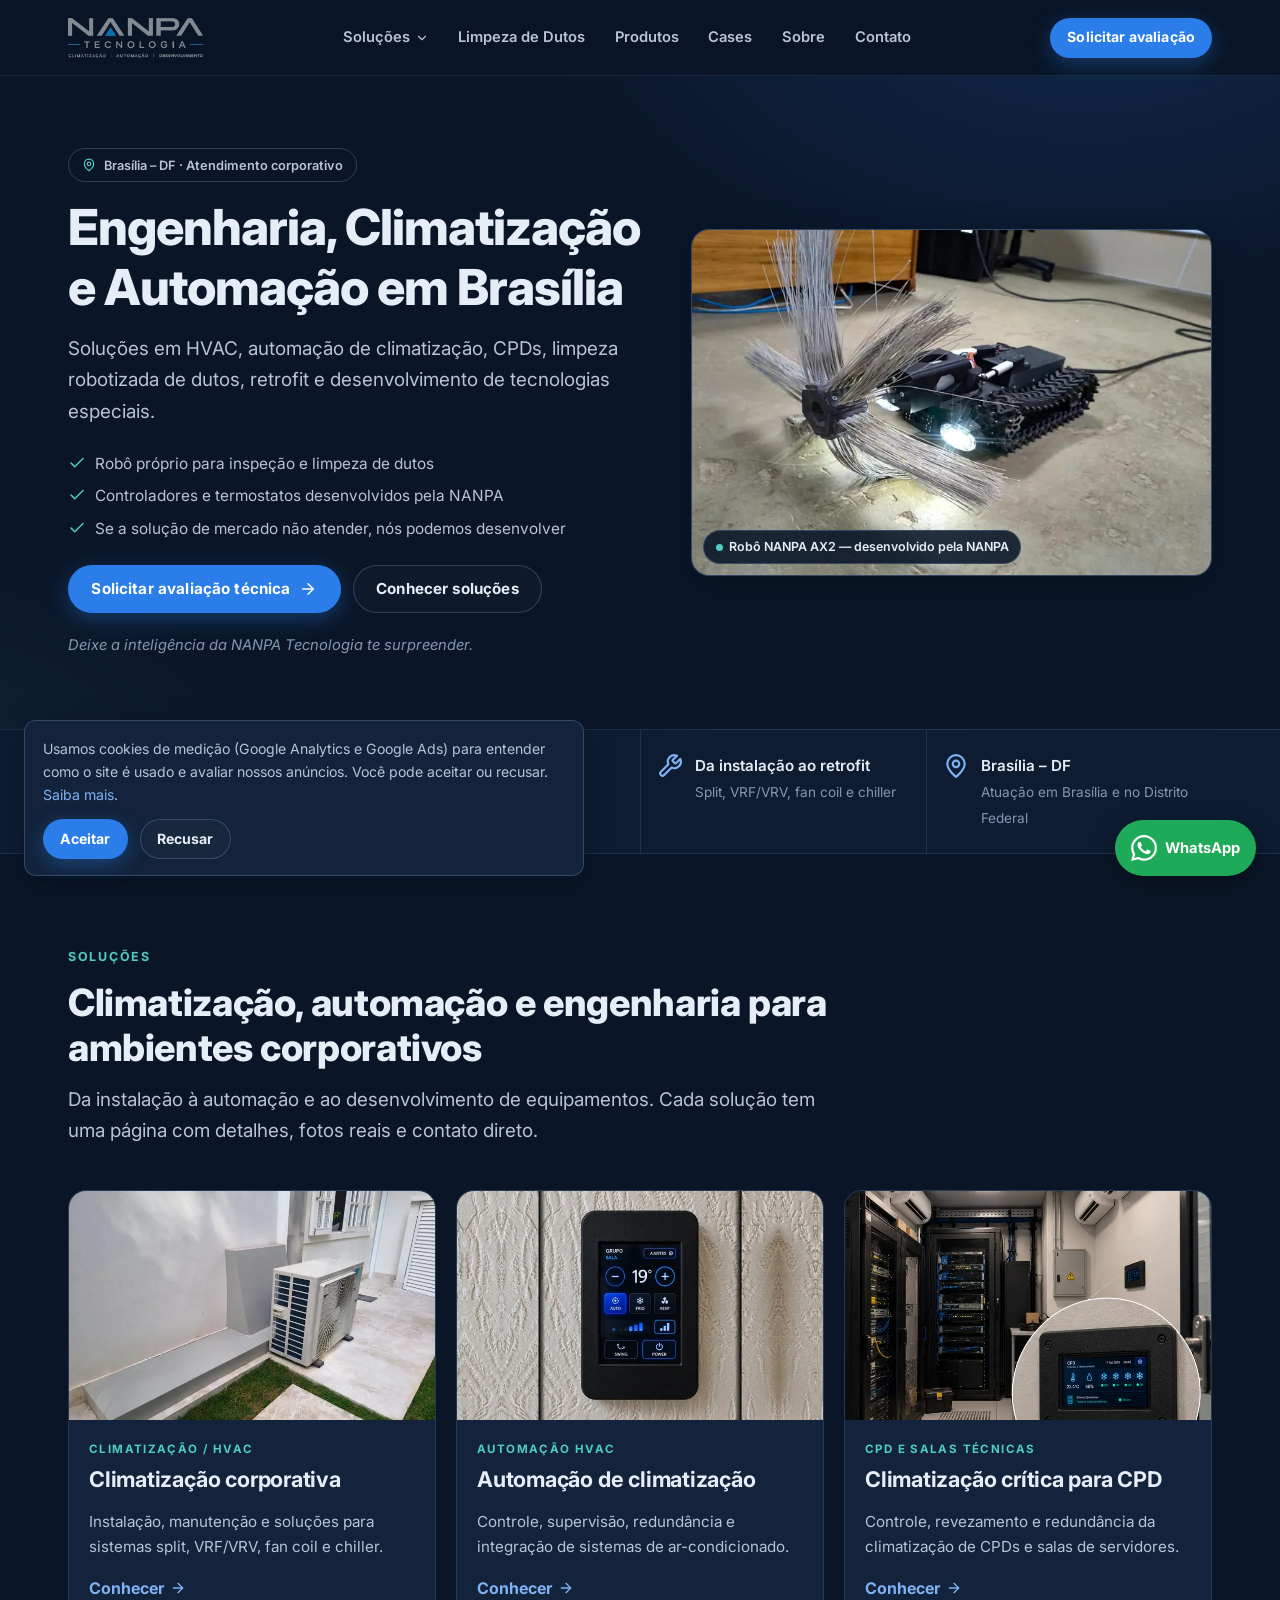
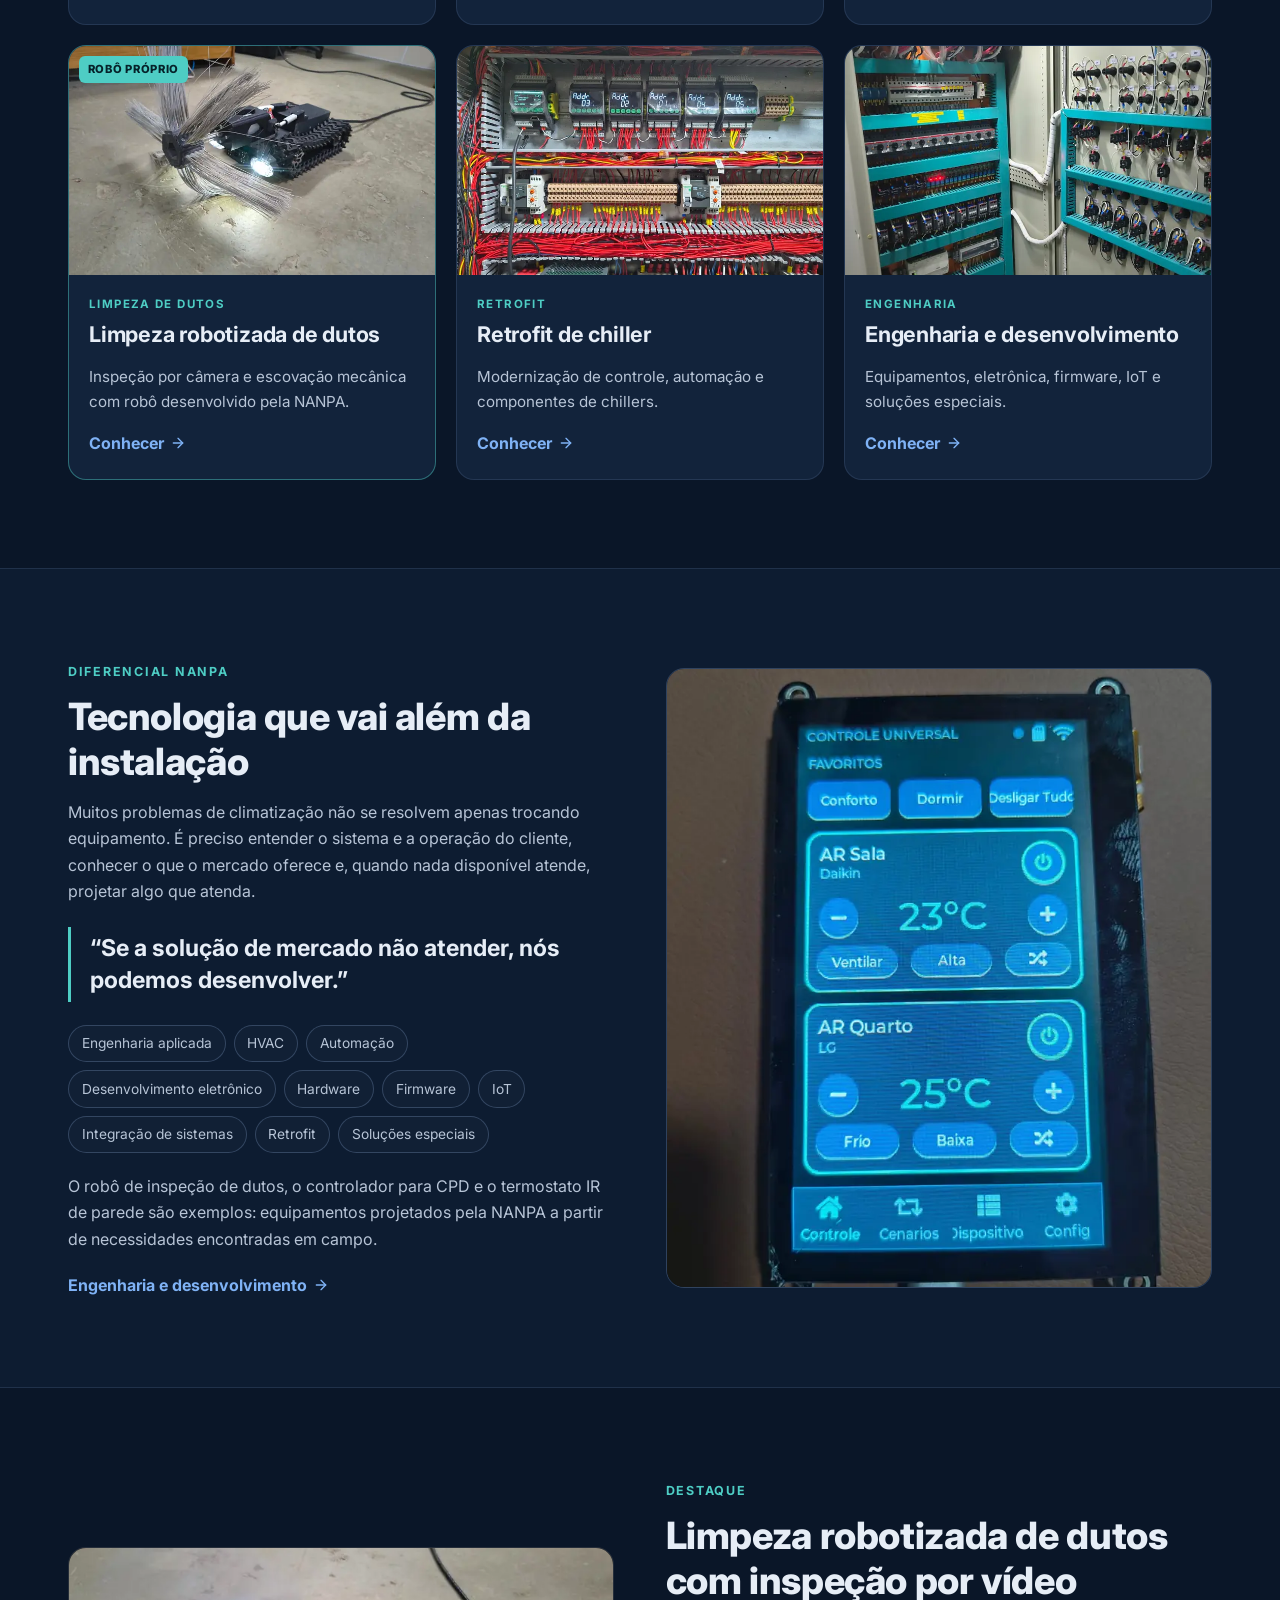
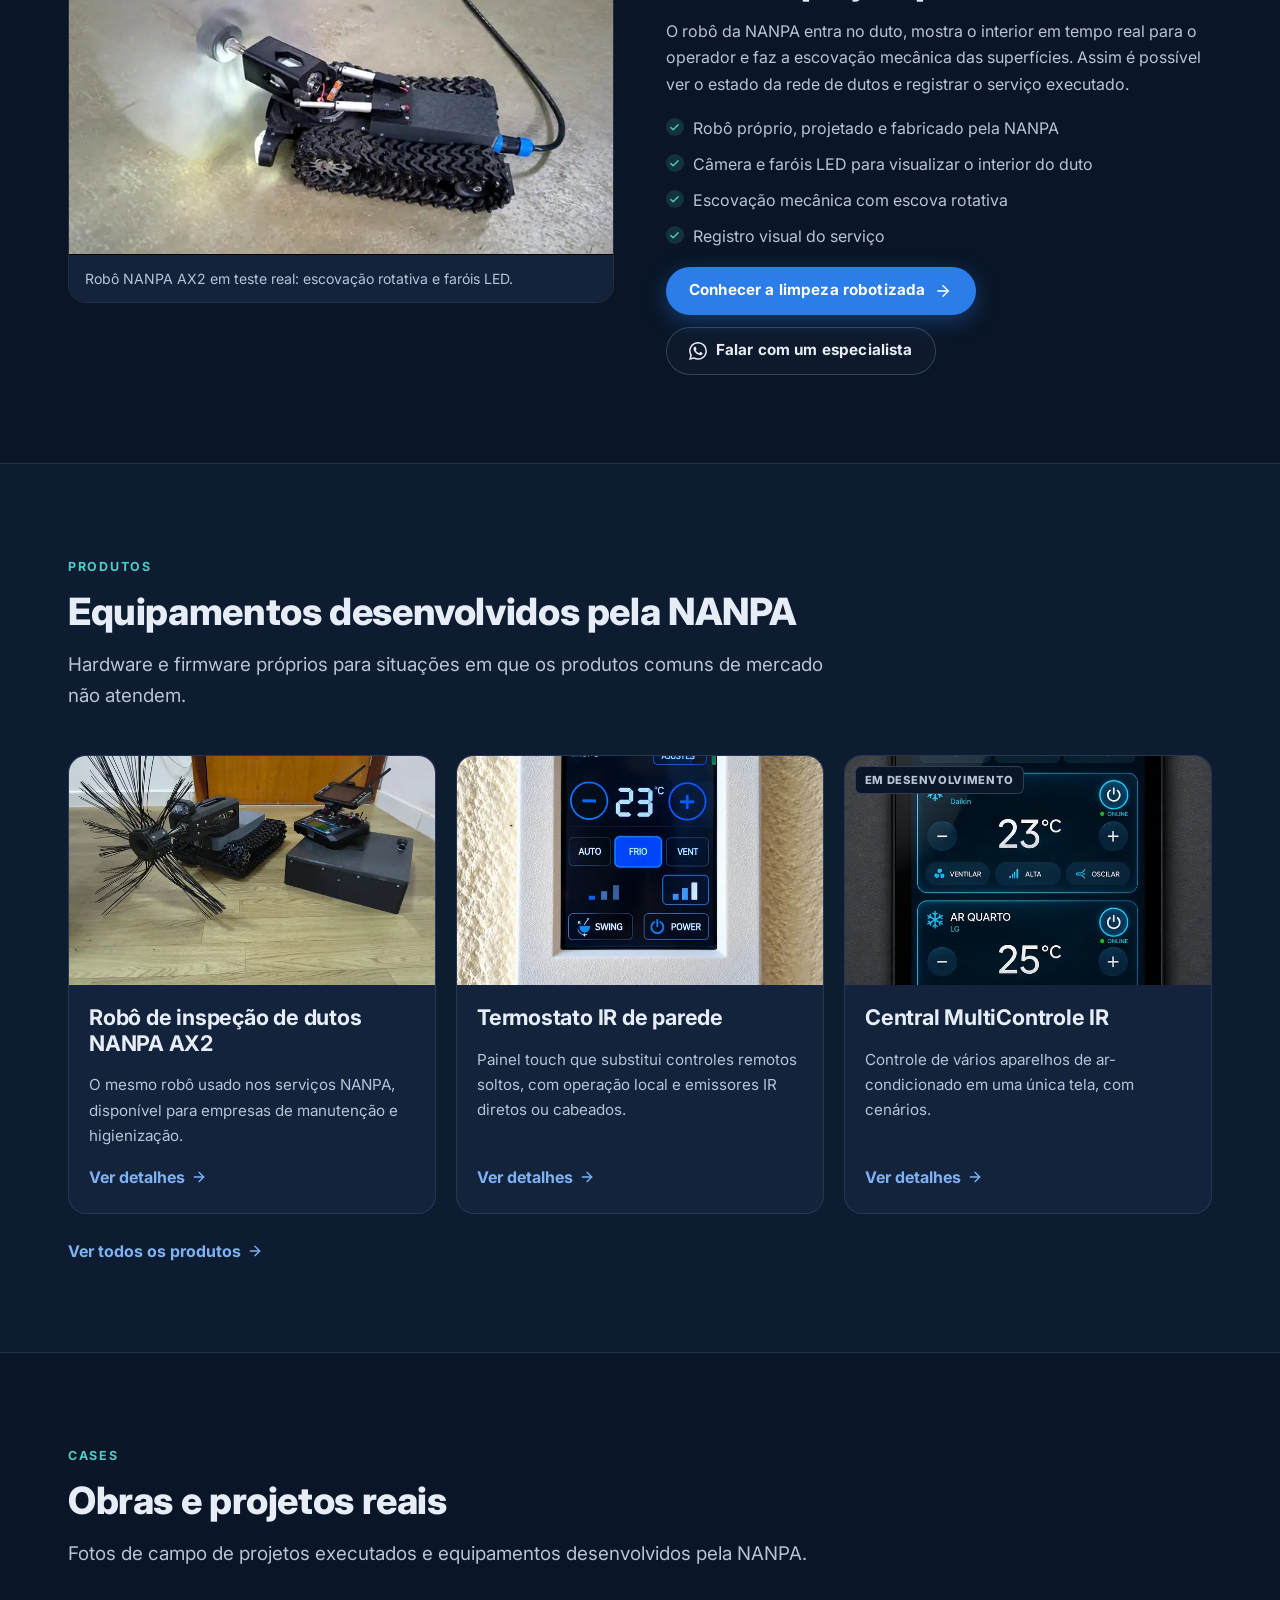
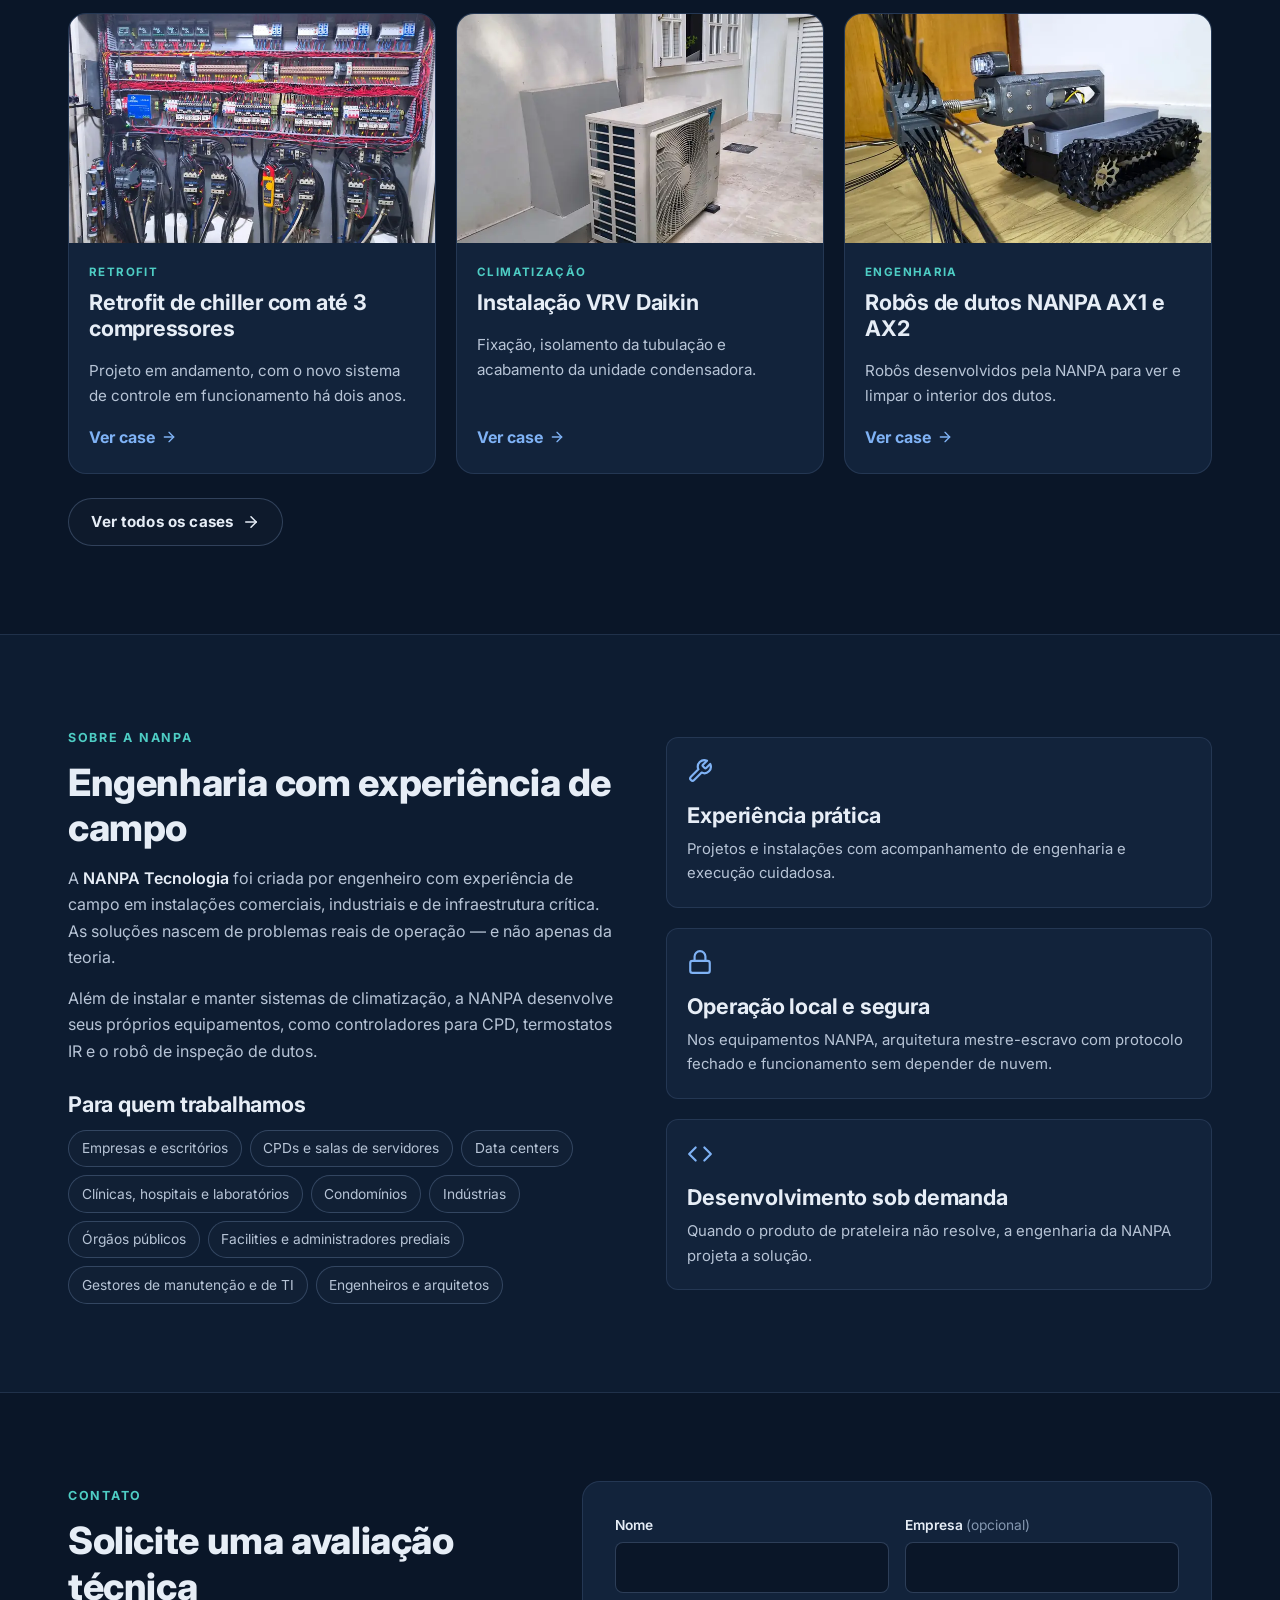
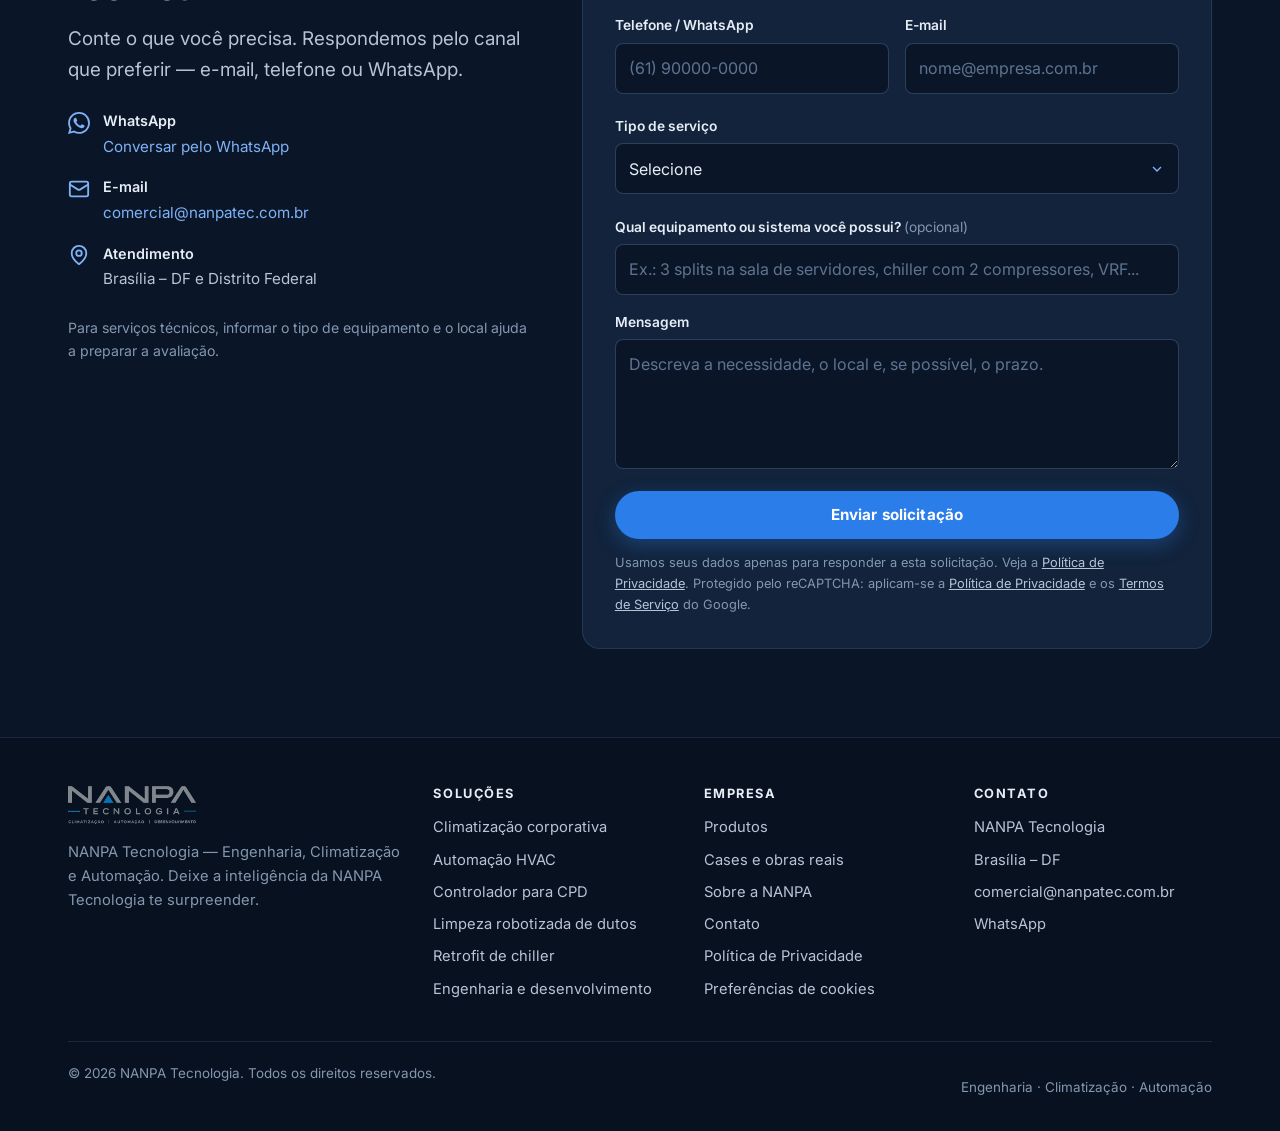
<file: index.html>
<!DOCTYPE html>
<html lang="pt-BR">
<head>
<!-- Google tag (gtag.js) — Google Ads AW-362399380 -->
<script async src="https://www.googletagmanager.com/gtag/js?id=AW-362399380"></script>
<script src="/js/gtag-init.js?v=1.0.0"></script>
<meta charset="UTF-8">
<meta name="viewport" content="width=device-width, initial-scale=1">
<title>NANPA Tecnologia | Engenharia, Climatização e Automação em Brasília</title>
<meta name="description" content="HVAC corporativo, automação de climatização para CPD, limpeza robotizada de dutos, retrofit de chiller e soluções de engenharia em Brasília-DF.">
<meta name="robots" content="index, follow, max-image-preview:large">
<link rel="canonical" href="https://nanpatec.com.br/">
<meta name="theme-color" content="#0a1628">
<meta property="og:type" content="website">
<meta property="og:locale" content="pt_BR">
<meta property="og:site_name" content="NANPA Tecnologia">
<meta property="og:title" content="NANPA Tecnologia | Engenharia, Climatização e Automação em Brasília">
<meta property="og:description" content="HVAC corporativo, automação de climatização para CPD, limpeza robotizada de dutos, retrofit de chiller e soluções de engenharia em Brasília-DF.">
<meta property="og:url" content="https://nanpatec.com.br/">
<meta property="og:image" content="https://nanpatec.com.br/assets/img/og-nanpa-tecnologia.jpg">
<meta property="og:image:width" content="1200">
<meta property="og:image:height" content="630">
<meta name="twitter:card" content="summary_large_image">
<meta name="twitter:title" content="NANPA Tecnologia | Engenharia, Climatização e Automação em Brasília">
<meta name="twitter:description" content="HVAC corporativo, automação de climatização para CPD, limpeza robotizada de dutos, retrofit de chiller e soluções de engenharia em Brasília-DF.">
<meta name="twitter:image" content="https://nanpatec.com.br/assets/img/og-nanpa-tecnologia.jpg">
<meta name="recaptcha-sitekey" content="6Lcwec4tAAAAAKurwTqKWwbZJPSHu0DMRDupl4bo">
<meta name="gtm-id" content="">
<link rel="icon" href="/favicon.svg" type="image/svg+xml">
<link rel="icon" href="/favicon-32.png" sizes="32x32" type="image/png">
<link rel="apple-touch-icon" href="/apple-touch-icon.png">
<link rel="preconnect" href="https://fonts.googleapis.com">
<link rel="preconnect" href="https://fonts.gstatic.com" crossorigin>
<link rel="stylesheet" href="https://fonts.googleapis.com/css2?family=Inter:wght@400;500;600;700;800&amp;display=swap">
<link rel="preload" as="image" href="/assets/img/opt/robo-dutos-nanpa-720.webp" imagesrcset="/assets/img/opt/robo-dutos-nanpa-720.webp 720w, /assets/img/opt/robo-dutos-nanpa-1200.webp 1200w" imagesizes="(min-width: 960px) 50vw, 100vw" fetchpriority="high">
<link rel="stylesheet" href="/css/site.css?v=3.0.0">
<script src="/js/main.js?v=3.3.0" defer></script>
<script type="application/ld+json">{"@context":"https://schema.org","@graph":[{"@type":"HVACBusiness","@id":"https://nanpatec.com.br/#empresa","name":"NANPA Tecnologia","alternateName":"NANPA Tecnologia — Engenharia, Climatização e Automação","url":"https://nanpatec.com.br/","logo":"https://nanpatec.com.br/assets/img/opt/logo-nanpa.png","image":"https://nanpatec.com.br/assets/img/og-nanpa-tecnologia.jpg","email":"comercial@nanpatec.com.br","slogan":"Deixe a inteligência da NANPA Tecnologia te surpreender.","description":"Engenharia, climatização e automação em Brasília-DF: HVAC corporativo, automação para CPD, limpeza robotizada de dutos, retrofit de chiller e desenvolvimento de soluções especiais.","address":{"@type":"PostalAddress","addressLocality":"Brasília","addressRegion":"DF","addressCountry":"BR"},"areaServed":[{"@type":"City","name":"Brasília"},{"@type":"AdministrativeArea","name":"Distrito Federal"}],"knowsAbout":["HVAC","Climatização corporativa","Automação de ar-condicionado","Climatização de CPD","Limpeza de dutos de ar-condicionado","Retrofit de chiller","Desenvolvimento eletrônico","Firmware","IoT"]},{"@type":"WebSite","@id":"https://nanpatec.com.br/#site","url":"https://nanpatec.com.br/","name":"NANPA Tecnologia","inLanguage":"pt-BR","publisher":{"@id":"https://nanpatec.com.br/#empresa"}}]}</script>
</head>
<body data-wa-topic="geral" data-page-key="home">
<a class="skip-link" href="#conteudo">Pular para o conteúdo</a>
<header class="site-header">
  <div class="container">
    <a class="brand" href="/" aria-label="NANPA Tecnologia — página inicial">
      <img src="/assets/img/opt/logo-nanpa-dark.webp" alt="NANPA Tecnologia" width="480" height="142">
    </a>
    <nav class="nav" id="site-nav" aria-label="Menu principal">
      <ul class="nav-list">
        <li class="nav-drop">
          <button class="nav-drop-btn" type="button" aria-expanded="false" aria-controls="menu-solucoes">Soluções <svg viewBox="0 0 24 24" fill="none" stroke="currentColor" stroke-width="2" stroke-linecap="round" stroke-linejoin="round" aria-hidden="true"><path d="m6 9 6 6 6-6"/></svg></button>
          <div class="nav-drop-menu" id="menu-solucoes">
            <a href="/climatizacao-corporativa-brasilia">Climatização corporativa<span>Split, VRF/VRV, fan coil e chiller</span></a>
<a href="/automacao-hvac-brasilia">Automação HVAC<span>Controle, supervisão e integração</span></a>
<a href="/controlador-ar-condicionado-cpd">Controlador para CPD<span>Revezamento e redundância em salas técnicas</span></a>
<a href="/limpeza-dutos-ar-condicionado-brasilia">Limpeza robotizada de dutos<span>Inspeção por vídeo e escovação mecânica</span></a>
<a href="/retrofit-chiller-brasilia">Retrofit de chiller<span>Modernização de controle e automação</span></a>
<a href="/engenharia-desenvolvimento">Engenharia e desenvolvimento<span>Eletrônica, firmware, IoT e soluções especiais</span></a>
          </div>
        </li>
        <li><a class="nav-link" href="/limpeza-dutos-ar-condicionado-brasilia">Limpeza de Dutos</a></li>
        <li><a class="nav-link" href="/produtos">Produtos</a></li>
        <li><a class="nav-link" href="/cases">Cases</a></li>
        <li><a class="nav-link" href="#sobre">Sobre</a></li>
        <li><a class="nav-link" href="#contato">Contato</a></li>
      </ul>
    </nav>
    <div class="header-actions">
      <a class="btn btn-primary btn-sm header-cta" href="#contato" data-cta="header_solicitar_avaliacao">Solicitar avaliação</a>
      <button class="nav-toggle" type="button" aria-label="Abrir menu" aria-expanded="false" aria-controls="site-nav"><span></span><span></span><span></span></button>
    </div>
  </div>
</header>
<main id="conteudo">
<section class="hero">
  <div class="container hero-grid">
    <div>
      <span class="hero-kicker"><svg viewBox="0 0 24 24" fill="none" stroke="currentColor" stroke-width="2" stroke-linecap="round" stroke-linejoin="round" aria-hidden="true"><path d="M20 10c0 6-8 12-8 12s-8-6-8-12a8 8 0 0 1 16 0Z"/><circle cx="12" cy="10" r="3"/></svg> Brasília – DF · Atendimento corporativo</span>
      <h1>Engenharia, Climatização e Automação em Brasília</h1>
      <p class="lead">Soluções em HVAC, automação de climatização, CPDs, limpeza robotizada de dutos, retrofit e desenvolvimento de tecnologias especiais.</p>
      <ul class="hero-points">
        <li><svg viewBox="0 0 24 24" fill="none" stroke="currentColor" stroke-width="2" stroke-linecap="round" stroke-linejoin="round" aria-hidden="true"><polyline points="20 6 9 17 4 12"/></svg><span>Robô próprio para inspeção e limpeza de dutos</span></li>
        <li><svg viewBox="0 0 24 24" fill="none" stroke="currentColor" stroke-width="2" stroke-linecap="round" stroke-linejoin="round" aria-hidden="true"><polyline points="20 6 9 17 4 12"/></svg><span>Controladores e termostatos desenvolvidos pela NANPA</span></li>
        <li><svg viewBox="0 0 24 24" fill="none" stroke="currentColor" stroke-width="2" stroke-linecap="round" stroke-linejoin="round" aria-hidden="true"><polyline points="20 6 9 17 4 12"/></svg><span>Se a solução de mercado não atender, nós podemos desenvolver</span></li>
      </ul>
      <div class="btn-row">
        <a class="btn btn-primary" href="#contato" data-cta="hero_solicitar_avaliacao">Solicitar avaliação técnica <svg viewBox="0 0 24 24" fill="none" stroke="currentColor" stroke-width="2" stroke-linecap="round" stroke-linejoin="round" aria-hidden="true"><path d="M5 12h14"/><path d="m12 5 7 7-7 7"/></svg></a>
        <a class="btn btn-ghost" href="#servicos" data-cta="hero_conhecer_solucoes">Conhecer soluções</a>
      </div>
      <p class="hero-slogan">Deixe a inteligência da NANPA Tecnologia te surpreender.</p>
    </div>
    <figure class="hero-media">
      <img src="/assets/img/opt/robo-dutos-nanpa-720.webp" srcset="/assets/img/opt/robo-dutos-nanpa-720.webp 720w, /assets/img/opt/robo-dutos-nanpa-1200.webp 1200w" sizes="(min-width: 960px) 50vw, 100vw" width="1200" height="800" alt="Robô NANPA AX2 de inspeção e limpeza de dutos, com escova rotativa e faróis LED" loading="eager" fetchpriority="high" decoding="async">
      <figcaption class="media-tag"><span class="dot"></span>Robô NANPA AX2 — desenvolvido pela NANPA</figcaption>
    </figure>
  </div>
</section>
<section class="proof-strip" aria-label="Destaques">
  <div class="container proof-grid">
    <div class="proof-item"><svg viewBox="0 0 24 24" fill="none" stroke="currentColor" stroke-width="2" stroke-linecap="round" stroke-linejoin="round" aria-hidden="true"><rect x="4" y="4" width="16" height="16" rx="2"/><rect x="9" y="9" width="6" height="6"/><path d="M9 2v2M15 2v2M9 20v2M15 20v2M2 9h2M2 15h2M20 9h2M20 15h2"/></svg><div><strong>Hardware e firmware próprios</strong><span>Controladores e termostatos desenvolvidos internamente</span></div></div>
    <div class="proof-item"><svg viewBox="0 0 24 24" fill="none" stroke="currentColor" stroke-width="2" stroke-linecap="round" stroke-linejoin="round" aria-hidden="true"><rect x="3" y="11" width="18" height="6" rx="2"/><circle cx="7" cy="18" r="2"/><circle cx="17" cy="18" r="2"/><path d="M7 11V8h7l3 3"/><circle cx="19.5" cy="7.5" r="1.5"/></svg><div><strong>Robô de dutos próprio</strong><span>Inspeção por câmera e escovação mecânica</span></div></div>
    <div class="proof-item"><svg viewBox="0 0 24 24" fill="none" stroke="currentColor" stroke-width="2" stroke-linecap="round" stroke-linejoin="round" aria-hidden="true"><path d="M14.7 6.3a1 1 0 0 0 0 1.4l1.6 1.6a1 1 0 0 0 1.4 0l3.77-3.77a6 6 0 0 1-7.94 7.94l-6.91 6.91a2.12 2.12 0 0 1-3-3l6.91-6.91a6 6 0 0 1 7.94-7.94l-3.76 3.76z"/></svg><div><strong>Da instalação ao retrofit</strong><span>Split, VRF/VRV, fan coil e chiller</span></div></div>
    <div class="proof-item"><svg viewBox="0 0 24 24" fill="none" stroke="currentColor" stroke-width="2" stroke-linecap="round" stroke-linejoin="round" aria-hidden="true"><path d="M20 10c0 6-8 12-8 12s-8-6-8-12a8 8 0 0 1 16 0Z"/><circle cx="12" cy="10" r="3"/></svg><div><strong>Brasília – DF</strong><span>Atuação em Brasília e no Distrito Federal</span></div></div>
  </div>
</section>
<section class="section" id="servicos" aria-labelledby="servicos-titulo">
  <div class="container">
    <div class="section-head">
      <span class="eyebrow">Soluções</span>
      <h2 id="servicos-titulo">Climatização, automação e engenharia para ambientes corporativos</h2>
      <p class="lead">Da instalação à automação e ao desenvolvimento de equipamentos. Cada solução tem uma página com detalhes, fotos reais e contato direto.</p>
    </div>
    <div class="grid grid-3">
      <a class="card" href="/climatizacao-corporativa-brasilia">
  <div class="card-media"><img src="/assets/img/opt/vrv-daikin-instalacao-720.webp" srcset="/assets/img/opt/vrv-daikin-instalacao-720.webp 720w, /assets/img/opt/vrv-daikin-instalacao-1400.webp 1400w" sizes="(min-width: 1024px) 33vw, (min-width: 640px) 50vw, 100vw" width="1400" height="1050" alt="Unidade condensadora VRV Daikin instalada pela NANPA" loading="lazy" decoding="async"></div>
  <div class="card-body"><span class="card-label">Climatização / HVAC</span><h3>Climatização corporativa</h3><p>Instalação, manutenção e soluções para sistemas split, VRF/VRV, fan coil e chiller.</p><span class="link-arrow">Conhecer <svg viewBox="0 0 24 24" fill="none" stroke="currentColor" stroke-width="2" stroke-linecap="round" stroke-linejoin="round" aria-hidden="true"><path d="M5 12h14"/><path d="m12 5 7 7-7 7"/></svg></span></div>
</a><a class="card" href="/automacao-hvac-brasilia">
  <div class="card-media"><img src="/assets/img/opt/termostato-ir-parede-720.webp" srcset="/assets/img/opt/termostato-ir-parede-720.webp 720w, /assets/img/opt/termostato-ir-parede-1400.webp 1400w" sizes="(min-width: 1024px) 33vw, (min-width: 640px) 50vw, 100vw" width="1400" height="788" alt="Termostato IR de parede desenvolvido pela NANPA" loading="lazy" decoding="async"></div>
  <div class="card-body"><span class="card-label">Automação HVAC</span><h3>Automação de climatização</h3><p>Controle, supervisão, redundância e integração de sistemas de ar-condicionado.</p><span class="link-arrow">Conhecer <svg viewBox="0 0 24 24" fill="none" stroke="currentColor" stroke-width="2" stroke-linecap="round" stroke-linejoin="round" aria-hidden="true"><path d="M5 12h14"/><path d="m12 5 7 7-7 7"/></svg></span></div>
</a><a class="card" href="/controlador-ar-condicionado-cpd">
  <div class="card-media"><img src="/assets/img/opt/controlador-cpd-720.webp" srcset="/assets/img/opt/controlador-cpd-720.webp 720w, /assets/img/opt/controlador-cpd-1374.webp 1374w" sizes="(min-width: 1024px) 33vw, (min-width: 640px) 50vw, 100vw" width="1374" height="1145" alt="Controlador de ar-condicionado para CPD NANPA com tela touch" loading="lazy" decoding="async"></div>
  <div class="card-body"><span class="card-label">CPD e salas técnicas</span><h3>Climatização crítica para CPD</h3><p>Controle, revezamento e redundância da climatização de CPDs e salas de servidores.</p><span class="link-arrow">Conhecer <svg viewBox="0 0 24 24" fill="none" stroke="currentColor" stroke-width="2" stroke-linecap="round" stroke-linejoin="round" aria-hidden="true"><path d="M5 12h14"/><path d="m12 5 7 7-7 7"/></svg></span></div>
</a><a class="card card--featured" href="/limpeza-dutos-ar-condicionado-brasilia">
  <div class="card-media"><img src="/assets/img/opt/robo-dutos-escova-720.webp" srcset="/assets/img/opt/robo-dutos-escova-720.webp 720w, /assets/img/opt/robo-dutos-escova-1400.webp 1400w" sizes="(min-width: 1024px) 33vw, (min-width: 640px) 50vw, 100vw" width="1400" height="1050" alt="Robô de limpeza de dutos NANPA com escova de cerdas" loading="lazy" decoding="async"><span class="card-flag">Robô próprio</span></div>
  <div class="card-body"><span class="card-label">Limpeza de dutos</span><h3>Limpeza robotizada de dutos</h3><p>Inspeção por câmera e escovação mecânica com robô desenvolvido pela NANPA.</p><span class="link-arrow">Conhecer <svg viewBox="0 0 24 24" fill="none" stroke="currentColor" stroke-width="2" stroke-linecap="round" stroke-linejoin="round" aria-hidden="true"><path d="M5 12h14"/><path d="m12 5 7 7-7 7"/></svg></span></div>
</a><a class="card" href="/retrofit-chiller-brasilia">
  <div class="card-media"><img src="/assets/img/opt/retrofit-chiller-painel-720.webp" srcset="/assets/img/opt/retrofit-chiller-painel-720.webp 720w, /assets/img/opt/retrofit-chiller-painel-1400.webp 1400w" sizes="(min-width: 1024px) 33vw, (min-width: 640px) 50vw, 100vw" width="1400" height="1050" alt="Painel de comando em retrofit de chiller" loading="lazy" decoding="async"></div>
  <div class="card-body"><span class="card-label">Retrofit</span><h3>Retrofit de chiller</h3><p>Modernização de controle, automação e componentes de chillers.</p><span class="link-arrow">Conhecer <svg viewBox="0 0 24 24" fill="none" stroke="currentColor" stroke-width="2" stroke-linecap="round" stroke-linejoin="round" aria-hidden="true"><path d="M5 12h14"/><path d="m12 5 7 7-7 7"/></svg></span></div>
</a><a class="card" href="/engenharia-desenvolvimento">
  <div class="card-media"><img src="/assets/img/opt/quadro-comando-2-720.webp" srcset="/assets/img/opt/quadro-comando-2-720.webp 720w, /assets/img/opt/quadro-comando-2-1200.webp 1200w" sizes="(min-width: 1024px) 33vw, (min-width: 640px) 50vw, 100vw" width="1200" height="1600" alt="Painel de comando montado pela NANPA" loading="lazy" decoding="async"></div>
  <div class="card-body"><span class="card-label">Engenharia</span><h3>Engenharia e desenvolvimento</h3><p>Equipamentos, eletrônica, firmware, IoT e soluções especiais.</p><span class="link-arrow">Conhecer <svg viewBox="0 0 24 24" fill="none" stroke="currentColor" stroke-width="2" stroke-linecap="round" stroke-linejoin="round" aria-hidden="true"><path d="M5 12h14"/><path d="m12 5 7 7-7 7"/></svg></span></div>
</a>
    </div>
  </div>
</section>
<section class="section section--alt" id="diferencial" aria-labelledby="diferencial-titulo">
  <div class="container split">
    <div>
      <span class="eyebrow">Diferencial NANPA</span>
      <h2 id="diferencial-titulo">Tecnologia que vai além da instalação</h2>
      <p>Muitos problemas de climatização não se resolvem apenas trocando equipamento. É preciso entender o sistema e a operação do cliente, conhecer o que o mercado oferece e, quando nada disponível atende, projetar algo que atenda.</p>
      <p class="statement">“Se a solução de mercado não atender, nós podemos desenvolver.”</p>
      <ul class="pill-list" aria-label="Competências">
        <li>Engenharia aplicada</li><li>HVAC</li><li>Automação</li><li>Desenvolvimento eletrônico</li><li>Hardware</li>
        <li>Firmware</li><li>IoT</li><li>Integração de sistemas</li><li>Retrofit</li><li>Soluções especiais</li>
      </ul>
      <p style="margin-top:1.25rem">O robô de inspeção de dutos, o controlador para CPD e o termostato IR de parede são exemplos: equipamentos projetados pela NANPA a partir de necessidades encontradas em campo.</p>
      <p style="margin-top:1.25rem"><a class="link-arrow" href="/engenharia-desenvolvimento">Engenharia e desenvolvimento <svg viewBox="0 0 24 24" fill="none" stroke="currentColor" stroke-width="2" stroke-linecap="round" stroke-linejoin="round" aria-hidden="true"><path d="M5 12h14"/><path d="m12 5 7 7-7 7"/></svg></a></p>
    </div>
    <figure class="split-media">
      <img src="/assets/img/opt/prototipo-controle-centralizado-720.webp" srcset="/assets/img/opt/prototipo-controle-centralizado-720.webp 720w, /assets/img/opt/prototipo-controle-centralizado-1200.webp 1200w" sizes="(min-width: 960px) 50vw, 100vw" width="1200" height="1600" alt="Protótipo de controle centralizado de ar-condicionado com tela touch, em desenvolvimento pela NANPA" loading="lazy" decoding="async" data-full="/assets/img/opt/prototipo-controle-centralizado-1200.webp">
    </figure>
  </div>
</section>
<section class="section" id="limpeza-dutos" aria-labelledby="dutos-titulo">
  <div class="container split split--reverse">
    <div>
      <span class="eyebrow">Destaque</span>
      <h2 id="dutos-titulo">Limpeza robotizada de dutos com inspeção por vídeo</h2>
      <p>O robô da NANPA entra no duto, mostra o interior em tempo real para o operador e faz a escovação mecânica das superfícies. Assim é possível ver o estado da rede de dutos e registrar o serviço executado.</p>
      <ul class="check-list">
        <li>Robô próprio, projetado e fabricado pela NANPA</li>
        <li>Câmera e faróis LED para visualizar o interior do duto</li>
        <li>Escovação mecânica com escova rotativa</li>
        <li>Registro visual do serviço</li>
      </ul>
      <div class="btn-row">
        <a class="btn btn-primary" href="/limpeza-dutos-ar-condicionado-brasilia" data-cta="home_dutos_conhecer">Conhecer a limpeza robotizada <svg viewBox="0 0 24 24" fill="none" stroke="currentColor" stroke-width="2" stroke-linecap="round" stroke-linejoin="round" aria-hidden="true"><path d="M5 12h14"/><path d="m12 5 7 7-7 7"/></svg></a>
        <a href="#" class="btn btn-ghost js-wa" data-wa-topic="dutos" data-cta-location="home_dutos"><svg viewBox="0 0 24 24" fill="currentColor" aria-hidden="true"><path d="M17.472 14.382c-.297-.149-1.758-.867-2.03-.967-.273-.099-.471-.148-.67.15-.197.297-.767.966-.94 1.164-.173.199-.347.223-.644.075-.297-.15-1.255-.463-2.39-1.475-.883-.788-1.48-1.761-1.653-2.059-.173-.297-.018-.458.13-.606.134-.133.298-.347.446-.52.149-.174.198-.298.298-.497.099-.198.05-.371-.025-.52-.075-.149-.669-1.612-.916-2.207-.242-.579-.487-.5-.669-.51-.173-.008-.371-.01-.57-.01-.198 0-.52.074-.792.372-.272.297-1.04 1.016-1.04 2.479 0 1.462 1.065 2.875 1.213 3.074.149.198 2.096 3.2 5.077 4.487.709.306 1.262.489 1.694.625.712.227 1.36.195 1.871.118.571-.085 1.758-.719 2.006-1.413.248-.694.248-1.289.173-1.413-.074-.124-.272-.198-.57-.347m-5.421 7.403h-.004a9.87 9.87 0 0 1-5.031-1.378l-.361-.214-3.741.982.998-3.648-.235-.374a9.86 9.86 0 0 1-1.51-5.26c.001-5.45 4.436-9.884 9.888-9.884 2.64 0 5.122 1.03 6.988 2.898a9.825 9.825 0 0 1 2.893 6.994c-.003 5.45-4.437 9.884-9.885 9.884m8.413-18.297A11.815 11.815 0 0 0 12.05 0C5.495 0 .16 5.335.157 11.892c0 2.096.547 4.142 1.588 5.945L.057 24l6.305-1.654a11.882 11.882 0 0 0 5.683 1.448h.005c6.554 0 11.89-5.335 11.893-11.893a11.821 11.821 0 0 0-3.48-8.413z"/></svg><span>Falar com um especialista</span></a>
      </div>
    </div>
    <figure class="video-card">
      <video src="/assets/img/real_duct_robot_demo.mp4" poster="/assets/img/opt/robo-dutos-farois-720.webp" muted loop playsinline data-autoplay preload="none" width="720" height="480" aria-label="Robô NANPA em operação com escova rotativa e faróis LED"></video>
      <figcaption>Robô NANPA AX2 em teste real: escovação rotativa e faróis LED.</figcaption>
    </figure>
  </div>
</section>
<section class="section section--alt" id="produtos" aria-labelledby="produtos-titulo">
  <div class="container">
    <div class="section-head">
      <span class="eyebrow">Produtos</span>
      <h2 id="produtos-titulo">Equipamentos desenvolvidos pela NANPA</h2>
      <p class="lead">Hardware e firmware próprios para situações em que os produtos comuns de mercado não atendem.</p>
    </div>
    <div class="grid grid-3">
      <a class="card" href="/produtos#robo-dutos">
  <div class="card-media"><img src="/assets/img/opt/robo-dutos-estacao-controle-720.webp" srcset="/assets/img/opt/robo-dutos-estacao-controle-720.webp 720w, /assets/img/opt/robo-dutos-estacao-controle-1200.webp 1200w" sizes="(min-width: 1024px) 33vw, (min-width: 640px) 50vw, 100vw" width="1200" height="800" alt="Robô NANPA AX2 com estação de controle" loading="lazy" decoding="async"></div>
  <div class="card-body"><h3>Robô de inspeção de dutos NANPA AX2</h3><p>O mesmo robô usado nos serviços NANPA, disponível para empresas de manutenção e higienização.</p><span class="link-arrow">Ver detalhes <svg viewBox="0 0 24 24" fill="none" stroke="currentColor" stroke-width="2" stroke-linecap="round" stroke-linejoin="round" aria-hidden="true"><path d="M5 12h14"/><path d="m12 5 7 7-7 7"/></svg></span></div>
</a><a class="card" href="/produtos#termostato">
  <div class="card-media"><img src="/assets/img/opt/termostato-tela-grupo-720.webp" srcset="/assets/img/opt/termostato-tela-grupo-720.webp 720w, /assets/img/opt/termostato-tela-grupo-1086.webp 1086w" sizes="(min-width: 1024px) 33vw, (min-width: 640px) 50vw, 100vw" width="1086" height="1448" alt="Termostato IR de parede NANPA em modo grupo" loading="lazy" decoding="async"></div>
  <div class="card-body"><h3>Termostato IR de parede</h3><p>Painel touch que substitui controles remotos soltos, com operação local e emissores IR diretos ou cabeados.</p><span class="link-arrow">Ver detalhes <svg viewBox="0 0 24 24" fill="none" stroke="currentColor" stroke-width="2" stroke-linecap="round" stroke-linejoin="round" aria-hidden="true"><path d="M5 12h14"/><path d="m12 5 7 7-7 7"/></svg></span></div>
</a><a class="card" href="/produtos#multicontrole">
  <div class="card-media"><img src="/assets/img/opt/multicontrole-ir-720.webp" srcset="/assets/img/opt/multicontrole-ir-720.webp 720w, /assets/img/opt/multicontrole-ir-1086.webp 1086w" sizes="(min-width: 1024px) 33vw, (min-width: 640px) 50vw, 100vw" width="1086" height="1448" alt="Central MultiControle IR NANPA" loading="lazy" decoding="async"><span class="card-flag card-flag--muted">Em desenvolvimento</span></div>
  <div class="card-body"><h3>Central MultiControle IR</h3><p>Controle de vários aparelhos de ar-condicionado em uma única tela, com cenários.</p><span class="link-arrow">Ver detalhes <svg viewBox="0 0 24 24" fill="none" stroke="currentColor" stroke-width="2" stroke-linecap="round" stroke-linejoin="round" aria-hidden="true"><path d="M5 12h14"/><path d="m12 5 7 7-7 7"/></svg></span></div>
</a>
    </div>
    <p style="margin-top:1.5rem"><a class="link-arrow" href="/produtos">Ver todos os produtos <svg viewBox="0 0 24 24" fill="none" stroke="currentColor" stroke-width="2" stroke-linecap="round" stroke-linejoin="round" aria-hidden="true"><path d="M5 12h14"/><path d="m12 5 7 7-7 7"/></svg></a></p>
  </div>
</section>
<section class="section" id="obras" aria-labelledby="cases-titulo">
  <div class="container">
    <div class="section-head">
      <span class="eyebrow">Cases</span>
      <h2 id="cases-titulo">Obras e projetos reais</h2>
      <p class="lead">Fotos de campo de projetos executados e equipamentos desenvolvidos pela NANPA.</p>
    </div>
    <div class="grid grid-3">
      <a class="card" href="/cases#retrofit-chiller">
  <div class="card-media"><img src="/assets/img/opt/retrofit-chiller-eletrico-720.webp" srcset="/assets/img/opt/retrofit-chiller-eletrico-720.webp 720w, /assets/img/opt/retrofit-chiller-eletrico-1400.webp 1400w" sizes="(min-width: 1024px) 33vw, (min-width: 640px) 50vw, 100vw" width="1400" height="1050" alt="Painel elétrico do retrofit de chiller" loading="lazy" decoding="async"></div>
  <div class="card-body"><span class="card-label">Retrofit</span><h3>Retrofit de chiller com até 3 compressores</h3><p>Projeto em andamento, com o novo sistema de controle em funcionamento há dois anos.</p><span class="link-arrow">Ver case <svg viewBox="0 0 24 24" fill="none" stroke="currentColor" stroke-width="2" stroke-linecap="round" stroke-linejoin="round" aria-hidden="true"><path d="M5 12h14"/><path d="m12 5 7 7-7 7"/></svg></span></div>
</a><a class="card" href="/cases#vrv-daikin">
  <div class="card-media"><img src="/assets/img/opt/vrv-daikin-condensadora-720.webp" srcset="/assets/img/opt/vrv-daikin-condensadora-720.webp 720w, /assets/img/opt/vrv-daikin-condensadora-1200.webp 1200w" sizes="(min-width: 1024px) 33vw, (min-width: 640px) 50vw, 100vw" width="1200" height="1600" alt="Condensadora VRV Daikin instalada" loading="lazy" decoding="async"></div>
  <div class="card-body"><span class="card-label">Climatização</span><h3>Instalação VRV Daikin</h3><p>Fixação, isolamento da tubulação e acabamento da unidade condensadora.</p><span class="link-arrow">Ver case <svg viewBox="0 0 24 24" fill="none" stroke="currentColor" stroke-width="2" stroke-linecap="round" stroke-linejoin="round" aria-hidden="true"><path d="M5 12h14"/><path d="m12 5 7 7-7 7"/></svg></span></div>
</a><a class="card" href="/cases#robo-dutos">
  <div class="card-media"><img src="/assets/img/opt/robo-dutos-mecanismo-720.webp" srcset="/assets/img/opt/robo-dutos-mecanismo-720.webp 720w, /assets/img/opt/robo-dutos-mecanismo-1200.webp 1200w" sizes="(min-width: 1024px) 33vw, (min-width: 640px) 50vw, 100vw" width="1200" height="800" alt="Mecanismo e escova do robô NANPA AX2" loading="lazy" decoding="async"></div>
  <div class="card-body"><span class="card-label">Engenharia</span><h3>Robôs de dutos NANPA AX1 e AX2</h3><p>Robôs desenvolvidos pela NANPA para ver e limpar o interior dos dutos.</p><span class="link-arrow">Ver case <svg viewBox="0 0 24 24" fill="none" stroke="currentColor" stroke-width="2" stroke-linecap="round" stroke-linejoin="round" aria-hidden="true"><path d="M5 12h14"/><path d="m12 5 7 7-7 7"/></svg></span></div>
</a>
    </div>
    <p style="margin-top:1.5rem"><a class="btn btn-ghost" href="/cases">Ver todos os cases <svg viewBox="0 0 24 24" fill="none" stroke="currentColor" stroke-width="2" stroke-linecap="round" stroke-linejoin="round" aria-hidden="true"><path d="M5 12h14"/><path d="m12 5 7 7-7 7"/></svg></a></p>
  </div>
</section>
<section class="section section--alt" id="sobre" aria-labelledby="sobre-titulo">
  <div class="container split">
    <div>
      <span class="eyebrow">Sobre a NANPA</span>
      <h2 id="sobre-titulo">Engenharia com experiência de campo</h2>
      <p>A <strong>NANPA Tecnologia</strong> foi criada por engenheiro com experiência de campo em instalações comerciais, industriais e de infraestrutura crítica. As soluções nascem de problemas reais de operação — e não apenas da teoria.</p>
      <p>Além de instalar e manter sistemas de climatização, a NANPA desenvolve seus próprios equipamentos, como controladores para CPD, termostatos IR e o robô de inspeção de dutos.</p>
      <h3 style="margin-top:1.75rem">Para quem trabalhamos</h3>
      <ul class="pill-list" style="margin-top:.75rem">
        <li>Empresas e escritórios</li><li>CPDs e salas de servidores</li><li>Data centers</li><li>Clínicas, hospitais e laboratórios</li>
        <li>Condomínios</li><li>Indústrias</li><li>Órgãos públicos</li><li>Facilities e administradores prediais</li>
        <li>Gestores de manutenção e de TI</li><li>Engenheiros e arquitetos</li>
      </ul>
    </div>
    <div class="grid">
      <div class="icon-card"><svg viewBox="0 0 24 24" fill="none" stroke="currentColor" stroke-width="2" stroke-linecap="round" stroke-linejoin="round" aria-hidden="true"><path d="M14.7 6.3a1 1 0 0 0 0 1.4l1.6 1.6a1 1 0 0 0 1.4 0l3.77-3.77a6 6 0 0 1-7.94 7.94l-6.91 6.91a2.12 2.12 0 0 1-3-3l6.91-6.91a6 6 0 0 1 7.94-7.94l-3.76 3.76z"/></svg><h3>Experiência prática</h3><p>Projetos e instalações com acompanhamento de engenharia e execução cuidadosa.</p></div>
      <div class="icon-card"><svg viewBox="0 0 24 24" fill="none" stroke="currentColor" stroke-width="2" stroke-linecap="round" stroke-linejoin="round" aria-hidden="true"><rect x="3" y="11" width="18" height="11" rx="2"/><path d="M7 11V7a5 5 0 0 1 10 0v4"/></svg><h3>Operação local e segura</h3><p>Nos equipamentos NANPA, arquitetura mestre-escravo com protocolo fechado e funcionamento sem depender de nuvem.</p></div>
      <div class="icon-card"><svg viewBox="0 0 24 24" fill="none" stroke="currentColor" stroke-width="2" stroke-linecap="round" stroke-linejoin="round" aria-hidden="true"><polyline points="16 18 22 12 16 6"/><polyline points="8 6 2 12 8 18"/></svg><h3>Desenvolvimento sob demanda</h3><p>Quando o produto de prateleira não resolve, a engenharia da NANPA projeta a solução.</p></div>
    </div>
  </div>
</section>
<section class="section" id="contato" aria-labelledby="contato-titulo">
  <div class="container contact-grid">
    <div>
      <span class="eyebrow">Contato</span>
      <h2 id="contato-titulo">Solicite uma avaliação técnica</h2>
      <p class="lead">Conte o que você precisa. Respondemos pelo canal que preferir — e-mail, telefone ou WhatsApp.</p>
      <ul class="contact-list">
        <li><svg viewBox="0 0 24 24" fill="currentColor" aria-hidden="true"><path d="M17.472 14.382c-.297-.149-1.758-.867-2.03-.967-.273-.099-.471-.148-.67.15-.197.297-.767.966-.94 1.164-.173.199-.347.223-.644.075-.297-.15-1.255-.463-2.39-1.475-.883-.788-1.48-1.761-1.653-2.059-.173-.297-.018-.458.13-.606.134-.133.298-.347.446-.52.149-.174.198-.298.298-.497.099-.198.05-.371-.025-.52-.075-.149-.669-1.612-.916-2.207-.242-.579-.487-.5-.669-.51-.173-.008-.371-.01-.57-.01-.198 0-.52.074-.792.372-.272.297-1.04 1.016-1.04 2.479 0 1.462 1.065 2.875 1.213 3.074.149.198 2.096 3.2 5.077 4.487.709.306 1.262.489 1.694.625.712.227 1.36.195 1.871.118.571-.085 1.758-.719 2.006-1.413.248-.694.248-1.289.173-1.413-.074-.124-.272-.198-.57-.347m-5.421 7.403h-.004a9.87 9.87 0 0 1-5.031-1.378l-.361-.214-3.741.982.998-3.648-.235-.374a9.86 9.86 0 0 1-1.51-5.26c.001-5.45 4.436-9.884 9.888-9.884 2.64 0 5.122 1.03 6.988 2.898a9.825 9.825 0 0 1 2.893 6.994c-.003 5.45-4.437 9.884-9.885 9.884m8.413-18.297A11.815 11.815 0 0 0 12.05 0C5.495 0 .16 5.335.157 11.892c0 2.096.547 4.142 1.588 5.945L.057 24l6.305-1.654a11.882 11.882 0 0 0 5.683 1.448h.005c6.554 0 11.89-5.335 11.893-11.893a11.821 11.821 0 0 0-3.48-8.413z"/></svg><div><strong>WhatsApp</strong><a href="#" class="js-wa" data-wa-topic="geral" data-cta-location="contato_lista">Conversar pelo WhatsApp</a></div></li>
        <li><svg viewBox="0 0 24 24" fill="none" stroke="currentColor" stroke-width="2" stroke-linecap="round" stroke-linejoin="round" aria-hidden="true"><rect width="20" height="16" x="2" y="4" rx="2"/><path d="m22 7-8.97 5.7a1.94 1.94 0 0 1-2.06 0L2 7"/></svg><div><strong>E-mail</strong><a href="mailto:comercial@nanpatec.com.br">comercial@nanpatec.com.br</a></div></li>
        <li><svg viewBox="0 0 24 24" fill="none" stroke="currentColor" stroke-width="2" stroke-linecap="round" stroke-linejoin="round" aria-hidden="true"><path d="M20 10c0 6-8 12-8 12s-8-6-8-12a8 8 0 0 1 16 0Z"/><circle cx="12" cy="10" r="3"/></svg><div><strong>Atendimento</strong><span>Brasília – DF e Distrito Federal</span></div></li>
      </ul>
      <p class="small muted">Para serviços técnicos, informar o tipo de equipamento e o local ajuda a preparar a avaliação.</p>
    </div>
    <form class="form js-lead-form" id="form-contato" novalidate data-form-id="contato_geral">
      <div class="hp-field" aria-hidden="true">
        <label for="f-website">Não preencha este campo</label>
        <input id="f-website" name="website" type="text" tabindex="-1" autocomplete="off">
      </div>
      <div class="form-row">
          <div class="field">
            <label for="f-nome">Nome</label>
            <input id="f-nome" name="name" type="text" autocomplete="name" required maxlength="100">
            <span class="field-error" aria-live="polite"></span>
          </div>
          <div class="field">
            <label for="f-empresa">Empresa <span class="opt">(opcional)</span></label>
            <input id="f-empresa" name="company" type="text" autocomplete="organization" maxlength="120">
          </div>
      </div>
      <div class="form-row">
        <div class="field">
          <label for="f-tel">Telefone / WhatsApp</label>
          <input id="f-tel" name="phone" type="tel" inputmode="tel" autocomplete="tel" required maxlength="20" placeholder="(61) 90000-0000">
          <span class="field-error" aria-live="polite"></span>
        </div>
        <div class="field">
          <label for="f-email">E-mail</label>
          <input id="f-email" name="email" type="email" autocomplete="email" required maxlength="160" placeholder="nome@empresa.com.br">
          <span class="field-error" aria-live="polite"></span>
        </div>
      </div>
      <div class="field">
        <label for="f-servico">Tipo de serviço</label>
        <select id="f-servico" name="service" required>
          <option value="" disabled selected>Selecione</option><option value="dutos">Limpeza robotizada / inspeção de dutos</option><option value="cpd">Controlador para CPD / sala técnica</option><option value="chiller">Retrofit / automação de chiller</option><option value="climatizacao">Climatização corporativa (instalação, manutenção)</option><option value="automacao">Automação HVAC / termostatos</option><option value="engenharia">Engenharia e desenvolvimento sob medida</option><option value="robo">Aquisição do robô de inspeção de dutos</option><option value="outro">Outro assunto</option>
        </select>
        <span class="field-error" aria-live="polite"></span>
      </div>
        <div class="field">
          <label for="f-equip">Qual equipamento ou sistema você possui? <span class="opt">(opcional)</span></label>
          <input id="f-equip" name="equipment" type="text" maxlength="160" placeholder="Ex.: 3 splits na sala de servidores, chiller com 2 compressores, VRF...">
        </div>
      <div class="field">
        <label for="f-msg">Mensagem</label>
        <textarea id="f-msg" name="message" rows="4" required maxlength="2000" placeholder="Descreva a necessidade, o local e, se possível, o prazo."></textarea>
        <span class="field-error" aria-live="polite"></span>
      </div>
      <button type="submit" class="btn btn-primary btn-block">Enviar solicitação</button>
      <p class="form-legal">Usamos seus dados apenas para responder a esta solicitação. Veja a <a href="/politica-de-privacidade">Política de Privacidade</a>. Protegido pelo reCAPTCHA: aplicam-se a <a href="https://policies.google.com/privacy" target="_blank" rel="noopener">Política de Privacidade</a> e os <a href="https://policies.google.com/terms" target="_blank" rel="noopener">Termos de Serviço</a> do Google.</p>
      <div class="form-status" role="status" aria-live="polite"></div>
    </form>
  </div>
</section>
</main>
<footer class="site-footer">
  <div class="container">
    <div class="footer-grid">
      <div class="footer-brand">
        <img src="/assets/img/opt/logo-nanpa-dark.webp" alt="NANPA Tecnologia" width="480" height="142" loading="lazy">
        <p>NANPA Tecnologia — Engenharia, Climatização e Automação. Deixe a inteligência da NANPA Tecnologia te surpreender.</p>
      </div>
      <div>
        <h3>Soluções</h3>
        <div class="footer-links"><a href="/climatizacao-corporativa-brasilia">Climatização corporativa</a><a href="/automacao-hvac-brasilia">Automação HVAC</a><a href="/controlador-ar-condicionado-cpd">Controlador para CPD</a><a href="/limpeza-dutos-ar-condicionado-brasilia">Limpeza robotizada de dutos</a><a href="/retrofit-chiller-brasilia">Retrofit de chiller</a><a href="/engenharia-desenvolvimento">Engenharia e desenvolvimento</a></div>
      </div>
      <div>
        <h3>Empresa</h3>
        <div class="footer-links">
          <a href="/produtos">Produtos</a>
          <a href="/cases">Cases e obras reais</a>
          <a href="/#sobre">Sobre a NANPA</a>
          <a href="#contato">Contato</a>
          <a href="/politica-de-privacidade">Política de Privacidade</a>
          <button type="button" class="js-cookie-prefs" hidden>Preferências de cookies</button>
        </div>
      </div>
      <div>
        <h3>Contato</h3>
        <div class="footer-links">
          <span>NANPA Tecnologia</span>
          <span>Brasília – DF</span>
          <a href="mailto:comercial@nanpatec.com.br">comercial@nanpatec.com.br</a>
          <a href="#" class="js-wa" data-wa-topic="geral" data-cta-location="rodape">WhatsApp</a>
        </div>
      </div>
    </div>
    <div class="footer-bottom">
      <p>&copy; <span class="js-year">2026</span> NANPA Tecnologia. Todos os direitos reservados.</p>
      <p>Engenharia · Climatização · Automação</p>
    </div>
  </div>
</footer>
<a href="#" class="wa-float js-wa" data-wa-topic="geral" data-cta-location="flutuante" aria-label="Conversar pelo WhatsApp"><svg viewBox="0 0 24 24" fill="currentColor" aria-hidden="true"><path d="M17.472 14.382c-.297-.149-1.758-.867-2.03-.967-.273-.099-.471-.148-.67.15-.197.297-.767.966-.94 1.164-.173.199-.347.223-.644.075-.297-.15-1.255-.463-2.39-1.475-.883-.788-1.48-1.761-1.653-2.059-.173-.297-.018-.458.13-.606.134-.133.298-.347.446-.52.149-.174.198-.298.298-.497.099-.198.05-.371-.025-.52-.075-.149-.669-1.612-.916-2.207-.242-.579-.487-.5-.669-.51-.173-.008-.371-.01-.57-.01-.198 0-.52.074-.792.372-.272.297-1.04 1.016-1.04 2.479 0 1.462 1.065 2.875 1.213 3.074.149.198 2.096 3.2 5.077 4.487.709.306 1.262.489 1.694.625.712.227 1.36.195 1.871.118.571-.085 1.758-.719 2.006-1.413.248-.694.248-1.289.173-1.413-.074-.124-.272-.198-.57-.347m-5.421 7.403h-.004a9.87 9.87 0 0 1-5.031-1.378l-.361-.214-3.741.982.998-3.648-.235-.374a9.86 9.86 0 0 1-1.51-5.26c.001-5.45 4.436-9.884 9.888-9.884 2.64 0 5.122 1.03 6.988 2.898a9.825 9.825 0 0 1 2.893 6.994c-.003 5.45-4.437 9.884-9.885 9.884m8.413-18.297A11.815 11.815 0 0 0 12.05 0C5.495 0 .16 5.335.157 11.892c0 2.096.547 4.142 1.588 5.945L.057 24l6.305-1.654a11.882 11.882 0 0 0 5.683 1.448h.005c6.554 0 11.89-5.335 11.893-11.893a11.821 11.821 0 0 0-3.48-8.413z"/></svg><span>WhatsApp</span></a>
<div class="modal" id="wa-modal" aria-hidden="true" role="dialog" aria-modal="true" aria-labelledby="wa-modal-title">
  <div class="modal-overlay" data-close></div>
  <div class="modal-card">
    <button class="modal-close" type="button" data-close aria-label="Fechar">&times;</button>
    <div class="modal-icon"><svg viewBox="0 0 24 24" fill="currentColor" aria-hidden="true"><path d="M17.472 14.382c-.297-.149-1.758-.867-2.03-.967-.273-.099-.471-.148-.67.15-.197.297-.767.966-.94 1.164-.173.199-.347.223-.644.075-.297-.15-1.255-.463-2.39-1.475-.883-.788-1.48-1.761-1.653-2.059-.173-.297-.018-.458.13-.606.134-.133.298-.347.446-.52.149-.174.198-.298.298-.497.099-.198.05-.371-.025-.52-.075-.149-.669-1.612-.916-2.207-.242-.579-.487-.5-.669-.51-.173-.008-.371-.01-.57-.01-.198 0-.52.074-.792.372-.272.297-1.04 1.016-1.04 2.479 0 1.462 1.065 2.875 1.213 3.074.149.198 2.096 3.2 5.077 4.487.709.306 1.262.489 1.694.625.712.227 1.36.195 1.871.118.571-.085 1.758-.719 2.006-1.413.248-.694.248-1.289.173-1.413-.074-.124-.272-.198-.57-.347m-5.421 7.403h-.004a9.87 9.87 0 0 1-5.031-1.378l-.361-.214-3.741.982.998-3.648-.235-.374a9.86 9.86 0 0 1-1.51-5.26c.001-5.45 4.436-9.884 9.888-9.884 2.64 0 5.122 1.03 6.988 2.898a9.825 9.825 0 0 1 2.893 6.994c-.003 5.45-4.437 9.884-9.885 9.884m8.413-18.297A11.815 11.815 0 0 0 12.05 0C5.495 0 .16 5.335.157 11.892c0 2.096.547 4.142 1.588 5.945L.057 24l6.305-1.654a11.882 11.882 0 0 0 5.683 1.448h.005c6.554 0 11.89-5.335 11.893-11.893a11.821 11.821 0 0 0-3.48-8.413z"/></svg></div>
    <h3 id="wa-modal-title">Abrindo o WhatsApp</h3>
    <p>Verificação automática contra robôs. Só um instante.</p>
    <div class="modal-feedback" id="wa-feedback" role="status" aria-live="polite"></div>
    <div class="modal-actions">
      <a id="wa-open-link" class="btn btn-wa" href="#" target="_blank" rel="noopener noreferrer" hidden>Abrir WhatsApp</a>
      <button type="button" id="wa-retry" class="btn btn-ghost" hidden>Tentar novamente</button>
    </div>
    <p class="modal-alt muted small">Protegido pelo reCAPTCHA — <a href="https://policies.google.com/privacy" target="_blank" rel="noopener">Privacidade</a> e <a href="https://policies.google.com/terms" target="_blank" rel="noopener">Termos</a> do Google.</p>
    <p class="modal-alt muted">Prefere e-mail? <a href="mailto:comercial@nanpatec.com.br">comercial@nanpatec.com.br</a></p>
  </div>
</div>
<div class="cookie-banner" id="cookie-banner" role="dialog" aria-live="polite" aria-label="Aviso de cookies" hidden>
  <p>Usamos cookies de medição (Google Analytics e Google Ads) para entender como o site é usado e avaliar nossos anúncios. Você pode aceitar ou recusar. <a href="/politica-de-privacidade#cookies">Saiba mais</a>.</p>
  <div class="btn-row">
    <button type="button" class="btn btn-primary btn-sm" data-consent="granted">Aceitar</button>
    <button type="button" class="btn btn-ghost btn-sm" data-consent="denied">Recusar</button>
  </div>
</div>
</body>
</html>
</file>
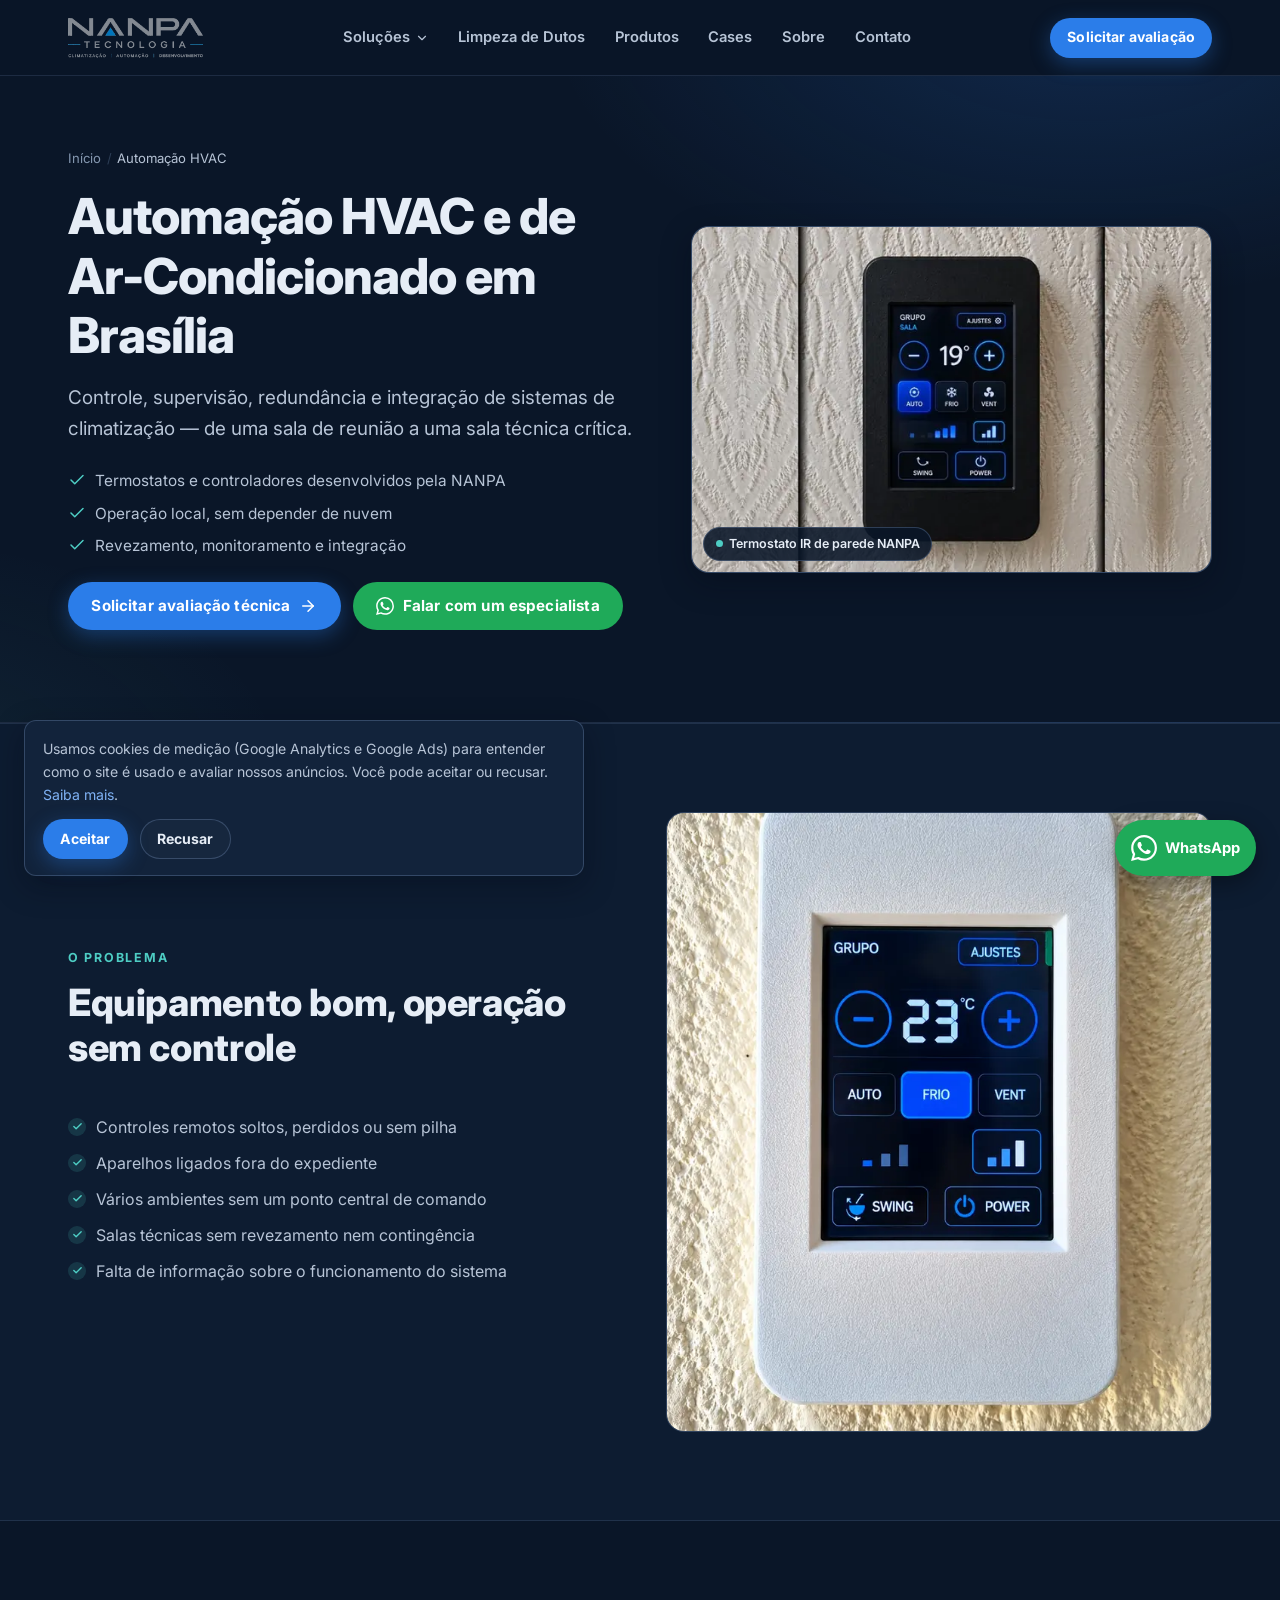
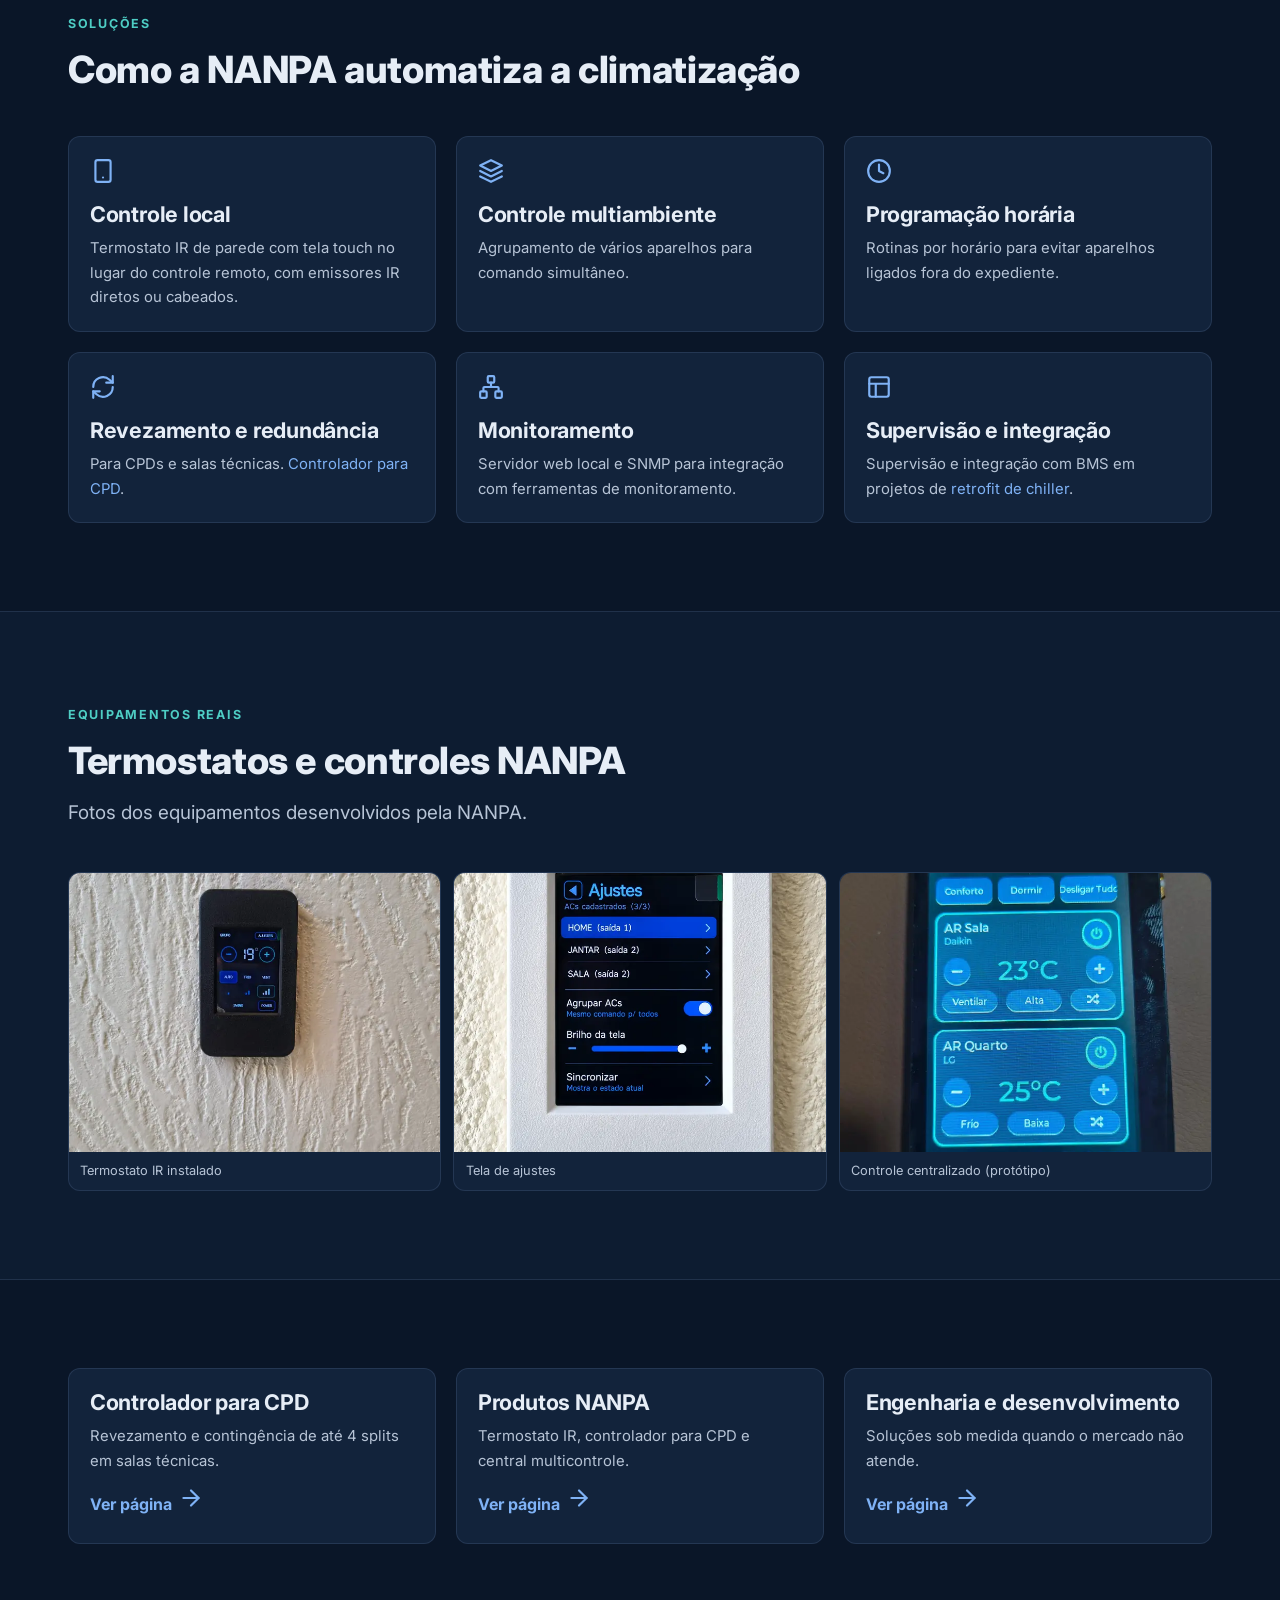
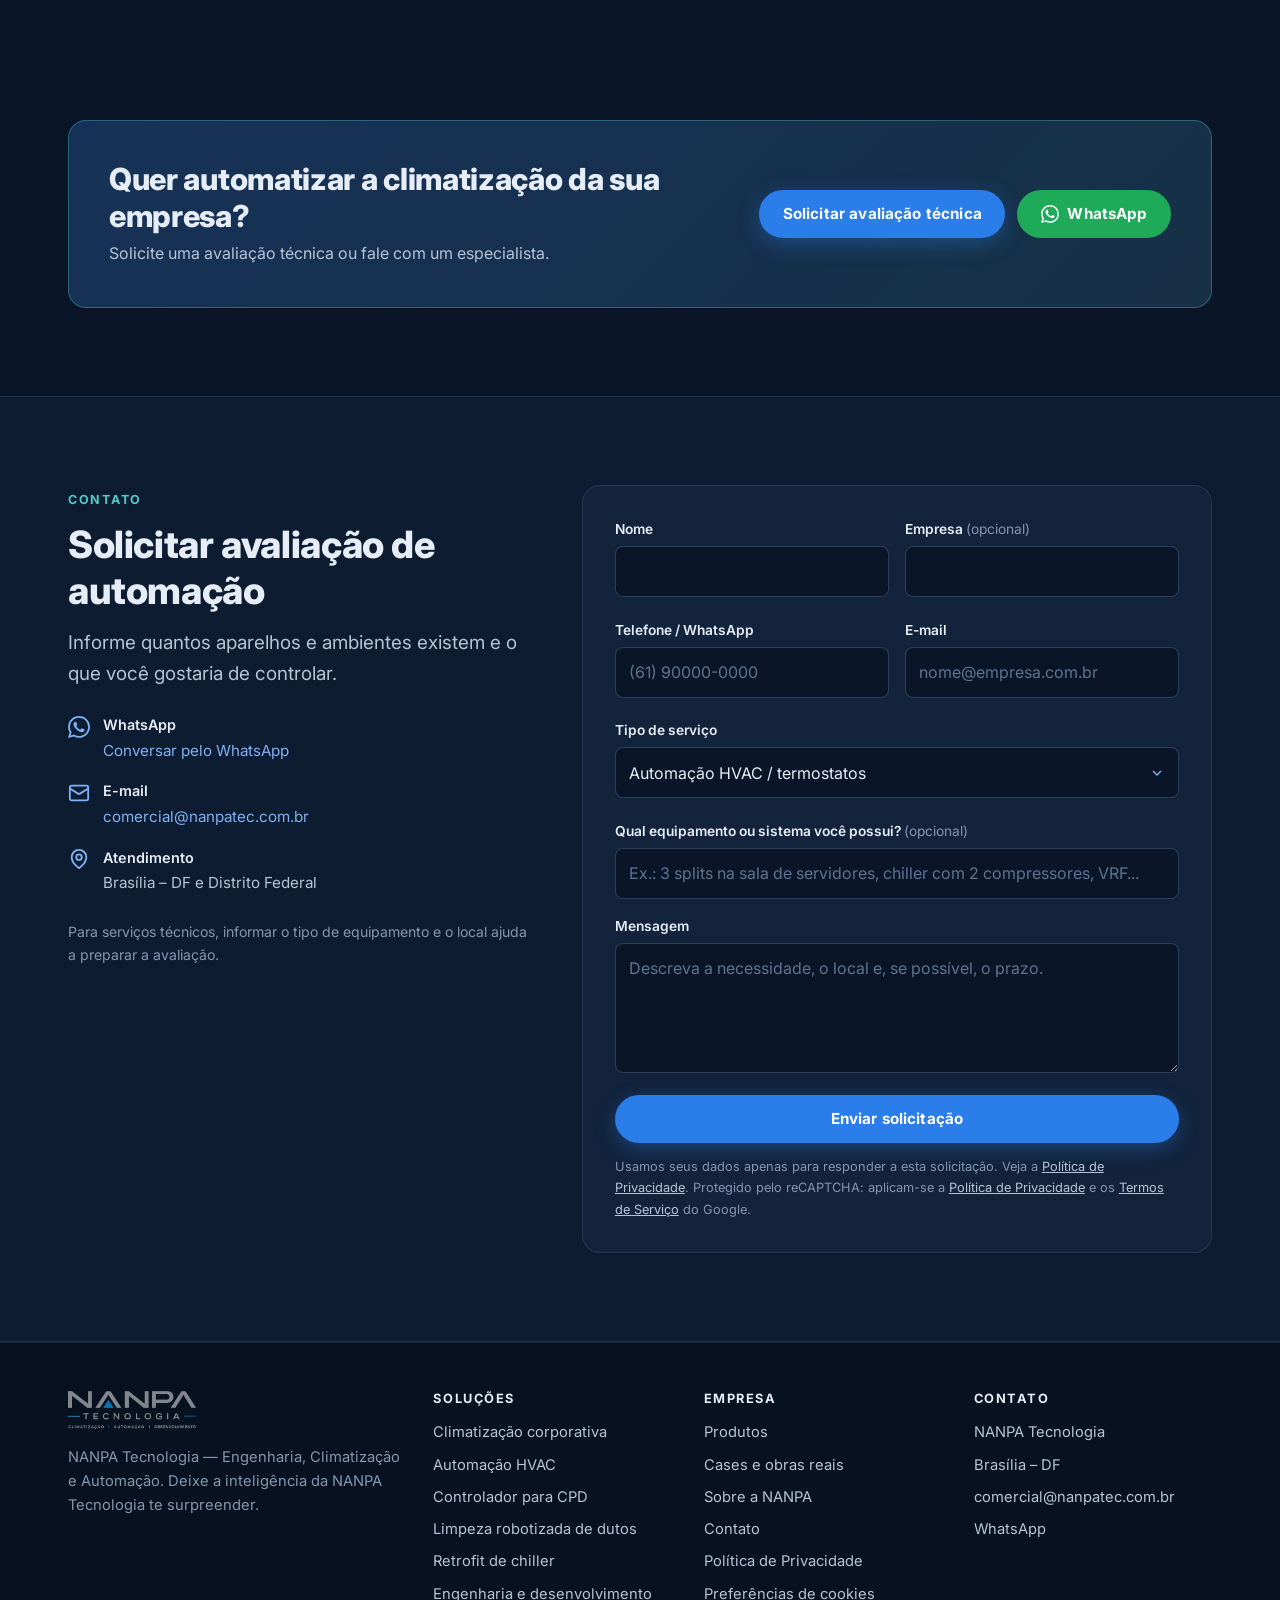
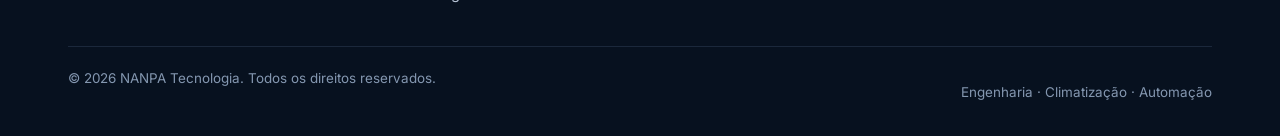
<file: automacao-hvac-brasilia.html>
<!DOCTYPE html>
<html lang="pt-BR">
<head>
<!-- Google tag (gtag.js) — Google Ads AW-362399380 -->
<script async src="https://www.googletagmanager.com/gtag/js?id=AW-362399380"></script>
<script src="/js/gtag-init.js?v=1.0.0"></script>
<meta charset="UTF-8">
<meta name="viewport" content="width=device-width, initial-scale=1">
<title>Automação de Ar-Condicionado e HVAC em Brasília | NANPA</title>
<meta name="description" content="Automação de ar-condicionado em Brasília-DF: termostatos IR de parede, controle multiambiente, revezamento para CPD, monitoramento e integração de sistemas HVAC.">
<meta name="robots" content="index, follow, max-image-preview:large">
<link rel="canonical" href="https://nanpatec.com.br/automacao-hvac-brasilia">
<meta name="theme-color" content="#0a1628">
<meta property="og:type" content="website">
<meta property="og:locale" content="pt_BR">
<meta property="og:site_name" content="NANPA Tecnologia">
<meta property="og:title" content="Automação de Ar-Condicionado e HVAC em Brasília | NANPA">
<meta property="og:description" content="Automação de ar-condicionado em Brasília-DF: termostatos IR de parede, controle multiambiente, revezamento para CPD, monitoramento e integração de sistemas HVAC.">
<meta property="og:url" content="https://nanpatec.com.br/automacao-hvac-brasilia">
<meta property="og:image" content="https://nanpatec.com.br/assets/img/og-nanpa-tecnologia.jpg">
<meta property="og:image:width" content="1200">
<meta property="og:image:height" content="630">
<meta name="twitter:card" content="summary_large_image">
<meta name="twitter:title" content="Automação de Ar-Condicionado e HVAC em Brasília | NANPA">
<meta name="twitter:description" content="Automação de ar-condicionado em Brasília-DF: termostatos IR de parede, controle multiambiente, revezamento para CPD, monitoramento e integração de sistemas HVAC.">
<meta name="twitter:image" content="https://nanpatec.com.br/assets/img/og-nanpa-tecnologia.jpg">
<meta name="recaptcha-sitekey" content="6Lcwec4tAAAAAKurwTqKWwbZJPSHu0DMRDupl4bo">
<meta name="gtm-id" content="">
<link rel="icon" href="/favicon.svg" type="image/svg+xml">
<link rel="icon" href="/favicon-32.png" sizes="32x32" type="image/png">
<link rel="apple-touch-icon" href="/apple-touch-icon.png">
<link rel="preconnect" href="https://fonts.googleapis.com">
<link rel="preconnect" href="https://fonts.gstatic.com" crossorigin>
<link rel="stylesheet" href="https://fonts.googleapis.com/css2?family=Inter:wght@400;500;600;700;800&amp;display=swap">
<link rel="preload" as="image" href="/assets/img/opt/termostato-ir-parede-720.webp" imagesrcset="/assets/img/opt/termostato-ir-parede-720.webp 720w, /assets/img/opt/termostato-ir-parede-1400.webp 1400w" imagesizes="(min-width: 960px) 50vw, 100vw" fetchpriority="high">
<link rel="stylesheet" href="/css/site.css?v=3.0.0">
<script src="/js/main.js?v=3.3.0" defer></script>
<script type="application/ld+json">{"@context":"https://schema.org","@graph":[{"@type":"HVACBusiness","@id":"https://nanpatec.com.br/#empresa","name":"NANPA Tecnologia","alternateName":"NANPA Tecnologia — Engenharia, Climatização e Automação","url":"https://nanpatec.com.br/","logo":"https://nanpatec.com.br/assets/img/opt/logo-nanpa.png","image":"https://nanpatec.com.br/assets/img/og-nanpa-tecnologia.jpg","email":"comercial@nanpatec.com.br","slogan":"Deixe a inteligência da NANPA Tecnologia te surpreender.","description":"Engenharia, climatização e automação em Brasília-DF: HVAC corporativo, automação para CPD, limpeza robotizada de dutos, retrofit de chiller e desenvolvimento de soluções especiais.","address":{"@type":"PostalAddress","addressLocality":"Brasília","addressRegion":"DF","addressCountry":"BR"},"areaServed":[{"@type":"City","name":"Brasília"},{"@type":"AdministrativeArea","name":"Distrito Federal"}],"knowsAbout":["HVAC","Climatização corporativa","Automação de ar-condicionado","Climatização de CPD","Limpeza de dutos de ar-condicionado","Retrofit de chiller","Desenvolvimento eletrônico","Firmware","IoT"]},{"@type":"Service","name":"Automação HVAC","serviceType":"Automação de ar-condicionado e HVAC","description":"Automação de ar-condicionado em Brasília-DF: termostatos IR de parede, controle multiambiente, revezamento para CPD, monitoramento e integração de sistemas HVAC.","url":"https://nanpatec.com.br/automacao-hvac-brasilia","provider":{"@id":"https://nanpatec.com.br/#empresa"},"areaServed":[{"@type":"City","name":"Brasília"},{"@type":"AdministrativeArea","name":"Distrito Federal"}]},{"@type":"BreadcrumbList","itemListElement":[{"@type":"ListItem","position":1,"name":"Início","item":"https://nanpatec.com.br/"},{"@type":"ListItem","position":2,"name":"Automação HVAC","item":"https://nanpatec.com.br/automacao-hvac-brasilia"}]}]}</script>
</head>
<body data-wa-topic="automacao" data-page-key="lp_automacao_hvac">
<a class="skip-link" href="#conteudo">Pular para o conteúdo</a>
<header class="site-header">
  <div class="container">
    <a class="brand" href="/" aria-label="NANPA Tecnologia — página inicial">
      <img src="/assets/img/opt/logo-nanpa-dark.webp" alt="NANPA Tecnologia" width="480" height="142">
    </a>
    <nav class="nav" id="site-nav" aria-label="Menu principal">
      <ul class="nav-list">
        <li class="nav-drop">
          <button class="nav-drop-btn" type="button" aria-expanded="false" aria-controls="menu-solucoes">Soluções <svg viewBox="0 0 24 24" fill="none" stroke="currentColor" stroke-width="2" stroke-linecap="round" stroke-linejoin="round" aria-hidden="true"><path d="m6 9 6 6 6-6"/></svg></button>
          <div class="nav-drop-menu" id="menu-solucoes">
            <a href="/climatizacao-corporativa-brasilia">Climatização corporativa<span>Split, VRF/VRV, fan coil e chiller</span></a>
<a href="/automacao-hvac-brasilia" aria-current="page">Automação HVAC<span>Controle, supervisão e integração</span></a>
<a href="/controlador-ar-condicionado-cpd">Controlador para CPD<span>Revezamento e redundância em salas técnicas</span></a>
<a href="/limpeza-dutos-ar-condicionado-brasilia">Limpeza robotizada de dutos<span>Inspeção por vídeo e escovação mecânica</span></a>
<a href="/retrofit-chiller-brasilia">Retrofit de chiller<span>Modernização de controle e automação</span></a>
<a href="/engenharia-desenvolvimento">Engenharia e desenvolvimento<span>Eletrônica, firmware, IoT e soluções especiais</span></a>
          </div>
        </li>
        <li><a class="nav-link" href="/limpeza-dutos-ar-condicionado-brasilia">Limpeza de Dutos</a></li>
        <li><a class="nav-link" href="/produtos">Produtos</a></li>
        <li><a class="nav-link" href="/cases">Cases</a></li>
        <li><a class="nav-link" href="/#sobre">Sobre</a></li>
        <li><a class="nav-link" href="#contato">Contato</a></li>
      </ul>
    </nav>
    <div class="header-actions">
      <a class="btn btn-primary btn-sm header-cta" href="#contato" data-cta="header_solicitar_avaliacao">Solicitar avaliação</a>
      <button class="nav-toggle" type="button" aria-label="Abrir menu" aria-expanded="false" aria-controls="site-nav"><span></span><span></span><span></span></button>
    </div>
  </div>
</header>
<main id="conteudo">
<section class="hero">
  <div class="container hero-grid">
    <div>
      <nav class="breadcrumb" aria-label="Você está em"><ol><li><a href="/">Início</a></li><li><span aria-current="page">Automação HVAC</span></li></ol></nav>
      <h1>Automação HVAC e de Ar-Condicionado em Brasília</h1>
      <p class="lead">Controle, supervisão, redundância e integração de sistemas de climatização — de uma sala de reunião a uma sala técnica crítica.</p>
      <ul class="hero-points"><li><svg viewBox="0 0 24 24" fill="none" stroke="currentColor" stroke-width="2" stroke-linecap="round" stroke-linejoin="round" aria-hidden="true"><polyline points="20 6 9 17 4 12"/></svg><span>Termostatos e controladores desenvolvidos pela NANPA</span></li><li><svg viewBox="0 0 24 24" fill="none" stroke="currentColor" stroke-width="2" stroke-linecap="round" stroke-linejoin="round" aria-hidden="true"><polyline points="20 6 9 17 4 12"/></svg><span>Operação local, sem depender de nuvem</span></li><li><svg viewBox="0 0 24 24" fill="none" stroke="currentColor" stroke-width="2" stroke-linecap="round" stroke-linejoin="round" aria-hidden="true"><polyline points="20 6 9 17 4 12"/></svg><span>Revezamento, monitoramento e integração</span></li></ul>
      <div class="btn-row"><a class="btn btn-primary" href="#contato" data-cta="automacao_hero_avaliacao" data-service="automacao">Solicitar avaliação técnica <svg viewBox="0 0 24 24" fill="none" stroke="currentColor" stroke-width="2" stroke-linecap="round" stroke-linejoin="round" aria-hidden="true"><path d="M5 12h14"/><path d="m12 5 7 7-7 7"/></svg></a><a href="#" class="btn btn-wa js-wa" data-wa-topic="automacao" data-cta-location="automacao_hero"><svg viewBox="0 0 24 24" fill="currentColor" aria-hidden="true"><path d="M17.472 14.382c-.297-.149-1.758-.867-2.03-.967-.273-.099-.471-.148-.67.15-.197.297-.767.966-.94 1.164-.173.199-.347.223-.644.075-.297-.15-1.255-.463-2.39-1.475-.883-.788-1.48-1.761-1.653-2.059-.173-.297-.018-.458.13-.606.134-.133.298-.347.446-.52.149-.174.198-.298.298-.497.099-.198.05-.371-.025-.52-.075-.149-.669-1.612-.916-2.207-.242-.579-.487-.5-.669-.51-.173-.008-.371-.01-.57-.01-.198 0-.52.074-.792.372-.272.297-1.04 1.016-1.04 2.479 0 1.462 1.065 2.875 1.213 3.074.149.198 2.096 3.2 5.077 4.487.709.306 1.262.489 1.694.625.712.227 1.36.195 1.871.118.571-.085 1.758-.719 2.006-1.413.248-.694.248-1.289.173-1.413-.074-.124-.272-.198-.57-.347m-5.421 7.403h-.004a9.87 9.87 0 0 1-5.031-1.378l-.361-.214-3.741.982.998-3.648-.235-.374a9.86 9.86 0 0 1-1.51-5.26c.001-5.45 4.436-9.884 9.888-9.884 2.64 0 5.122 1.03 6.988 2.898a9.825 9.825 0 0 1 2.893 6.994c-.003 5.45-4.437 9.884-9.885 9.884m8.413-18.297A11.815 11.815 0 0 0 12.05 0C5.495 0 .16 5.335.157 11.892c0 2.096.547 4.142 1.588 5.945L.057 24l6.305-1.654a11.882 11.882 0 0 0 5.683 1.448h.005c6.554 0 11.89-5.335 11.893-11.893a11.821 11.821 0 0 0-3.48-8.413z"/></svg><span>Falar com um especialista</span></a></div>
    </div>
    <figure class="hero-media"><img src="/assets/img/opt/termostato-ir-parede-720.webp" srcset="/assets/img/opt/termostato-ir-parede-720.webp 720w, /assets/img/opt/termostato-ir-parede-1400.webp 1400w" sizes="(min-width: 960px) 50vw, 100vw" width="1400" height="788" alt="Termostato IR de parede NANPA com tela touch" loading="eager" fetchpriority="high" decoding="async"><figcaption class="media-tag"><span class="dot"></span>Termostato IR de parede NANPA</figcaption></figure>
  </div>
</section><section class="section section--alt"><div class="container"><div class="split">
  <div>
    <div class="section-head"><span class="eyebrow">O problema</span><h2>Equipamento bom, operação sem controle</h2></div>
    <ul class="check-list">
      <li>Controles remotos soltos, perdidos ou sem pilha</li>
      <li>Aparelhos ligados fora do expediente</li>
      <li>Vários ambientes sem um ponto central de comando</li>
      <li>Salas técnicas sem revezamento nem contingência</li>
      <li>Falta de informação sobre o funcionamento do sistema</li>
    </ul>
  </div>
  <figure class="split-media"><img src="/assets/img/opt/termostato-tela-grupo-720.webp" srcset="/assets/img/opt/termostato-tela-grupo-720.webp 720w, /assets/img/opt/termostato-tela-grupo-1086.webp 1086w" sizes="(min-width: 960px) 50vw, 100vw" width="1086" height="1448" alt="Tela do termostato NANPA em modo grupo, controlando vários aparelhos" loading="lazy" decoding="async" data-full="/assets/img/opt/termostato-tela-grupo-1086.webp"></figure>
</div></div></section><section class="section"><div class="container"><div class="section-head"><span class="eyebrow">Soluções</span><h2>Como a NANPA automatiza a climatização</h2></div><div class="grid grid-3"><div class="icon-card"><svg viewBox="0 0 24 24" fill="none" stroke="currentColor" stroke-width="2" stroke-linecap="round" stroke-linejoin="round" aria-hidden="true"><rect x="5" y="2" width="14" height="20" rx="2"/><path d="M12 18h.01"/></svg><h3>Controle local</h3><p>Termostato IR de parede com tela touch no lugar do controle remoto, com emissores IR diretos ou cabeados.</p></div><div class="icon-card"><svg viewBox="0 0 24 24" fill="none" stroke="currentColor" stroke-width="2" stroke-linecap="round" stroke-linejoin="round" aria-hidden="true"><path d="m12 2 10 5-10 5L2 7l10-5z"/><path d="m2 17 10 5 10-5"/><path d="m2 12 10 5 10-5"/></svg><h3>Controle multiambiente</h3><p>Agrupamento de vários aparelhos para comando simultâneo.</p></div><div class="icon-card"><svg viewBox="0 0 24 24" fill="none" stroke="currentColor" stroke-width="2" stroke-linecap="round" stroke-linejoin="round" aria-hidden="true"><circle cx="12" cy="12" r="10"/><path d="M12 6v6l4 2"/></svg><h3>Programação horária</h3><p>Rotinas por horário para evitar aparelhos ligados fora do expediente.</p></div><div class="icon-card"><svg viewBox="0 0 24 24" fill="none" stroke="currentColor" stroke-width="2" stroke-linecap="round" stroke-linejoin="round" aria-hidden="true"><path d="M21 2v6h-6"/><path d="M3 12a9 9 0 0 1 15-6.7L21 8"/><path d="M3 22v-6h6"/><path d="M21 12a9 9 0 0 1-15 6.7L3 16"/></svg><h3>Revezamento e redundância</h3><p>Para CPDs e salas técnicas. <a href='/controlador-ar-condicionado-cpd'>Controlador para CPD</a>.</p></div><div class="icon-card"><svg viewBox="0 0 24 24" fill="none" stroke="currentColor" stroke-width="2" stroke-linecap="round" stroke-linejoin="round" aria-hidden="true"><rect x="16" y="16" width="6" height="6" rx="1"/><rect x="2" y="16" width="6" height="6" rx="1"/><rect x="9" y="2" width="6" height="6" rx="1"/><path d="M5 16v-3a1 1 0 0 1 1-1h12a1 1 0 0 1 1 1v3"/><path d="M12 12V8"/></svg><h3>Monitoramento</h3><p>Servidor web local e SNMP para integração com ferramentas de monitoramento.</p></div><div class="icon-card"><svg viewBox="0 0 24 24" fill="none" stroke="currentColor" stroke-width="2" stroke-linecap="round" stroke-linejoin="round" aria-hidden="true"><rect x="3" y="3" width="18" height="18" rx="2"/><path d="M3 9h18M9 21V9"/></svg><h3>Supervisão e integração</h3><p>Supervisão e integração com BMS em projetos de <a href='/retrofit-chiller-brasilia'>retrofit de chiller</a>.</p></div></div></div></section><section class="section section--alt"><div class="container"><div class="section-head"><span class="eyebrow">Equipamentos reais</span><h2>Termostatos e controles NANPA</h2><p class="lead">Fotos dos equipamentos desenvolvidos pela NANPA.</p></div><div class="gallery">
<figure><img src="/assets/img/opt/termostato-ir-instalado-720.webp" srcset="/assets/img/opt/termostato-ir-instalado-720.webp 720w, /assets/img/opt/termostato-ir-instalado-1200.webp 1200w" sizes="(min-width: 1100px) 25vw, (min-width: 768px) 33vw, 50vw" width="1200" height="1600" alt="Termostato IR NANPA instalado na parede" loading="lazy" decoding="async" data-full="/assets/img/opt/termostato-ir-instalado-1200.webp"><figcaption>Termostato IR instalado</figcaption></figure>
<figure><img src="/assets/img/opt/termostato-tela-ajustes-720.webp" srcset="/assets/img/opt/termostato-tela-ajustes-720.webp 720w, /assets/img/opt/termostato-tela-ajustes-1086.webp 1086w" sizes="(min-width: 1100px) 25vw, (min-width: 768px) 33vw, 50vw" width="1086" height="1448" alt="Tela de ajustes do termostato com vários aparelhos cadastrados" loading="lazy" decoding="async" data-full="/assets/img/opt/termostato-tela-ajustes-1086.webp"><figcaption>Tela de ajustes</figcaption></figure>
<figure><img src="/assets/img/opt/prototipo-controle-centralizado-720.webp" srcset="/assets/img/opt/prototipo-controle-centralizado-720.webp 720w, /assets/img/opt/prototipo-controle-centralizado-1200.webp 1200w" sizes="(min-width: 1100px) 25vw, (min-width: 768px) 33vw, 50vw" width="1200" height="1600" alt="Protótipo de controle centralizado de ar-condicionado" loading="lazy" decoding="async" data-full="/assets/img/opt/prototipo-controle-centralizado-1200.webp"><figcaption>Controle centralizado (protótipo)</figcaption></figure>
</div></div></section><section class="section"><div class="container"><div class="grid grid-3"><a class="icon-card icon-card--link" href="/controlador-ar-condicionado-cpd"><h3>Controlador para CPD</h3><p>Revezamento e contingência de até 4 splits em salas técnicas.</p><span class="link-arrow">Ver página <svg viewBox="0 0 24 24" fill="none" stroke="currentColor" stroke-width="2" stroke-linecap="round" stroke-linejoin="round" aria-hidden="true"><path d="M5 12h14"/><path d="m12 5 7 7-7 7"/></svg></span></a><a class="icon-card icon-card--link" href="/produtos"><h3>Produtos NANPA</h3><p>Termostato IR, controlador para CPD e central multicontrole.</p><span class="link-arrow">Ver página <svg viewBox="0 0 24 24" fill="none" stroke="currentColor" stroke-width="2" stroke-linecap="round" stroke-linejoin="round" aria-hidden="true"><path d="M5 12h14"/><path d="m12 5 7 7-7 7"/></svg></span></a><a class="icon-card icon-card--link" href="/engenharia-desenvolvimento"><h3>Engenharia e desenvolvimento</h3><p>Soluções sob medida quando o mercado não atende.</p><span class="link-arrow">Ver página <svg viewBox="0 0 24 24" fill="none" stroke="currentColor" stroke-width="2" stroke-linecap="round" stroke-linejoin="round" aria-hidden="true"><path d="M5 12h14"/><path d="m12 5 7 7-7 7"/></svg></span></a></div></div></section><section class="section"><div class="container"><div class="cta-band">
  <div>
    <h2>Quer automatizar a climatização da sua empresa?</h2>
    <p>Solicite uma avaliação técnica ou fale com um especialista.</p>
  </div>
  <div class="btn-row">
    <a class="btn btn-primary" href="#contato" data-cta="automacao_cta_avaliacao">Solicitar avaliação técnica</a>
    <a href="#" class="btn btn-wa js-wa" data-wa-topic="automacao" data-cta-location="automacao_cta"><svg viewBox="0 0 24 24" fill="currentColor" aria-hidden="true"><path d="M17.472 14.382c-.297-.149-1.758-.867-2.03-.967-.273-.099-.471-.148-.67.15-.197.297-.767.966-.94 1.164-.173.199-.347.223-.644.075-.297-.15-1.255-.463-2.39-1.475-.883-.788-1.48-1.761-1.653-2.059-.173-.297-.018-.458.13-.606.134-.133.298-.347.446-.52.149-.174.198-.298.298-.497.099-.198.05-.371-.025-.52-.075-.149-.669-1.612-.916-2.207-.242-.579-.487-.5-.669-.51-.173-.008-.371-.01-.57-.01-.198 0-.52.074-.792.372-.272.297-1.04 1.016-1.04 2.479 0 1.462 1.065 2.875 1.213 3.074.149.198 2.096 3.2 5.077 4.487.709.306 1.262.489 1.694.625.712.227 1.36.195 1.871.118.571-.085 1.758-.719 2.006-1.413.248-.694.248-1.289.173-1.413-.074-.124-.272-.198-.57-.347m-5.421 7.403h-.004a9.87 9.87 0 0 1-5.031-1.378l-.361-.214-3.741.982.998-3.648-.235-.374a9.86 9.86 0 0 1-1.51-5.26c.001-5.45 4.436-9.884 9.888-9.884 2.64 0 5.122 1.03 6.988 2.898a9.825 9.825 0 0 1 2.893 6.994c-.003 5.45-4.437 9.884-9.885 9.884m8.413-18.297A11.815 11.815 0 0 0 12.05 0C5.495 0 .16 5.335.157 11.892c0 2.096.547 4.142 1.588 5.945L.057 24l6.305-1.654a11.882 11.882 0 0 0 5.683 1.448h.005c6.554 0 11.89-5.335 11.893-11.893a11.821 11.821 0 0 0-3.48-8.413z"/></svg><span>WhatsApp</span></a>
  </div>
</div></div></section><section class="section section--alt" id="contato" aria-labelledby="contato-titulo">
  <div class="container contact-grid">
    <div>
      <span class="eyebrow">Contato</span>
      <h2 id="contato-titulo">Solicitar avaliação de automação</h2>
      <p class="lead">Informe quantos aparelhos e ambientes existem e o que você gostaria de controlar.</p>
      <ul class="contact-list">
        <li><svg viewBox="0 0 24 24" fill="currentColor" aria-hidden="true"><path d="M17.472 14.382c-.297-.149-1.758-.867-2.03-.967-.273-.099-.471-.148-.67.15-.197.297-.767.966-.94 1.164-.173.199-.347.223-.644.075-.297-.15-1.255-.463-2.39-1.475-.883-.788-1.48-1.761-1.653-2.059-.173-.297-.018-.458.13-.606.134-.133.298-.347.446-.52.149-.174.198-.298.298-.497.099-.198.05-.371-.025-.52-.075-.149-.669-1.612-.916-2.207-.242-.579-.487-.5-.669-.51-.173-.008-.371-.01-.57-.01-.198 0-.52.074-.792.372-.272.297-1.04 1.016-1.04 2.479 0 1.462 1.065 2.875 1.213 3.074.149.198 2.096 3.2 5.077 4.487.709.306 1.262.489 1.694.625.712.227 1.36.195 1.871.118.571-.085 1.758-.719 2.006-1.413.248-.694.248-1.289.173-1.413-.074-.124-.272-.198-.57-.347m-5.421 7.403h-.004a9.87 9.87 0 0 1-5.031-1.378l-.361-.214-3.741.982.998-3.648-.235-.374a9.86 9.86 0 0 1-1.51-5.26c.001-5.45 4.436-9.884 9.888-9.884 2.64 0 5.122 1.03 6.988 2.898a9.825 9.825 0 0 1 2.893 6.994c-.003 5.45-4.437 9.884-9.885 9.884m8.413-18.297A11.815 11.815 0 0 0 12.05 0C5.495 0 .16 5.335.157 11.892c0 2.096.547 4.142 1.588 5.945L.057 24l6.305-1.654a11.882 11.882 0 0 0 5.683 1.448h.005c6.554 0 11.89-5.335 11.893-11.893a11.821 11.821 0 0 0-3.48-8.413z"/></svg><div><strong>WhatsApp</strong><a href="#" class="js-wa" data-wa-topic="automacao" data-cta-location="contato_lista">Conversar pelo WhatsApp</a></div></li>
        <li><svg viewBox="0 0 24 24" fill="none" stroke="currentColor" stroke-width="2" stroke-linecap="round" stroke-linejoin="round" aria-hidden="true"><rect width="20" height="16" x="2" y="4" rx="2"/><path d="m22 7-8.97 5.7a1.94 1.94 0 0 1-2.06 0L2 7"/></svg><div><strong>E-mail</strong><a href="mailto:comercial@nanpatec.com.br">comercial@nanpatec.com.br</a></div></li>
        <li><svg viewBox="0 0 24 24" fill="none" stroke="currentColor" stroke-width="2" stroke-linecap="round" stroke-linejoin="round" aria-hidden="true"><path d="M20 10c0 6-8 12-8 12s-8-6-8-12a8 8 0 0 1 16 0Z"/><circle cx="12" cy="10" r="3"/></svg><div><strong>Atendimento</strong><span>Brasília – DF e Distrito Federal</span></div></li>
      </ul>
      <p class="small muted">Para serviços técnicos, informar o tipo de equipamento e o local ajuda a preparar a avaliação.</p>
    </div>
    <form class="form js-lead-form" id="form-contato" novalidate data-form-id="contato_automacao">
      <div class="hp-field" aria-hidden="true">
        <label for="f-website">Não preencha este campo</label>
        <input id="f-website" name="website" type="text" tabindex="-1" autocomplete="off">
      </div>
      <div class="form-row">
          <div class="field">
            <label for="f-nome">Nome</label>
            <input id="f-nome" name="name" type="text" autocomplete="name" required maxlength="100">
            <span class="field-error" aria-live="polite"></span>
          </div>
          <div class="field">
            <label for="f-empresa">Empresa <span class="opt">(opcional)</span></label>
            <input id="f-empresa" name="company" type="text" autocomplete="organization" maxlength="120">
          </div>
      </div>
      <div class="form-row">
        <div class="field">
          <label for="f-tel">Telefone / WhatsApp</label>
          <input id="f-tel" name="phone" type="tel" inputmode="tel" autocomplete="tel" required maxlength="20" placeholder="(61) 90000-0000">
          <span class="field-error" aria-live="polite"></span>
        </div>
        <div class="field">
          <label for="f-email">E-mail</label>
          <input id="f-email" name="email" type="email" autocomplete="email" required maxlength="160" placeholder="nome@empresa.com.br">
          <span class="field-error" aria-live="polite"></span>
        </div>
      </div>
      <div class="field">
        <label for="f-servico">Tipo de serviço</label>
        <select id="f-servico" name="service" required>
          <option value="" disabled>Selecione</option><option value="dutos">Limpeza robotizada / inspeção de dutos</option><option value="cpd">Controlador para CPD / sala técnica</option><option value="chiller">Retrofit / automação de chiller</option><option value="climatizacao">Climatização corporativa (instalação, manutenção)</option><option value="automacao" selected>Automação HVAC / termostatos</option><option value="engenharia">Engenharia e desenvolvimento sob medida</option><option value="robo">Aquisição do robô de inspeção de dutos</option><option value="outro">Outro assunto</option>
        </select>
        <span class="field-error" aria-live="polite"></span>
      </div>
        <div class="field">
          <label for="f-equip">Qual equipamento ou sistema você possui? <span class="opt">(opcional)</span></label>
          <input id="f-equip" name="equipment" type="text" maxlength="160" placeholder="Ex.: 3 splits na sala de servidores, chiller com 2 compressores, VRF...">
        </div>
      <div class="field">
        <label for="f-msg">Mensagem</label>
        <textarea id="f-msg" name="message" rows="4" required maxlength="2000" placeholder="Descreva a necessidade, o local e, se possível, o prazo."></textarea>
        <span class="field-error" aria-live="polite"></span>
      </div>
      <button type="submit" class="btn btn-primary btn-block">Enviar solicitação</button>
      <p class="form-legal">Usamos seus dados apenas para responder a esta solicitação. Veja a <a href="/politica-de-privacidade">Política de Privacidade</a>. Protegido pelo reCAPTCHA: aplicam-se a <a href="https://policies.google.com/privacy" target="_blank" rel="noopener">Política de Privacidade</a> e os <a href="https://policies.google.com/terms" target="_blank" rel="noopener">Termos de Serviço</a> do Google.</p>
      <div class="form-status" role="status" aria-live="polite"></div>
    </form>
  </div>
</section>
</main>
<footer class="site-footer">
  <div class="container">
    <div class="footer-grid">
      <div class="footer-brand">
        <img src="/assets/img/opt/logo-nanpa-dark.webp" alt="NANPA Tecnologia" width="480" height="142" loading="lazy">
        <p>NANPA Tecnologia — Engenharia, Climatização e Automação. Deixe a inteligência da NANPA Tecnologia te surpreender.</p>
      </div>
      <div>
        <h3>Soluções</h3>
        <div class="footer-links"><a href="/climatizacao-corporativa-brasilia">Climatização corporativa</a><a href="/automacao-hvac-brasilia">Automação HVAC</a><a href="/controlador-ar-condicionado-cpd">Controlador para CPD</a><a href="/limpeza-dutos-ar-condicionado-brasilia">Limpeza robotizada de dutos</a><a href="/retrofit-chiller-brasilia">Retrofit de chiller</a><a href="/engenharia-desenvolvimento">Engenharia e desenvolvimento</a></div>
      </div>
      <div>
        <h3>Empresa</h3>
        <div class="footer-links">
          <a href="/produtos">Produtos</a>
          <a href="/cases">Cases e obras reais</a>
          <a href="/#sobre">Sobre a NANPA</a>
          <a href="#contato">Contato</a>
          <a href="/politica-de-privacidade">Política de Privacidade</a>
          <button type="button" class="js-cookie-prefs" hidden>Preferências de cookies</button>
        </div>
      </div>
      <div>
        <h3>Contato</h3>
        <div class="footer-links">
          <span>NANPA Tecnologia</span>
          <span>Brasília – DF</span>
          <a href="mailto:comercial@nanpatec.com.br">comercial@nanpatec.com.br</a>
          <a href="#" class="js-wa" data-wa-topic="automacao" data-cta-location="rodape">WhatsApp</a>
        </div>
      </div>
    </div>
    <div class="footer-bottom">
      <p>&copy; <span class="js-year">2026</span> NANPA Tecnologia. Todos os direitos reservados.</p>
      <p>Engenharia · Climatização · Automação</p>
    </div>
  </div>
</footer>
<a href="#" class="wa-float js-wa" data-wa-topic="automacao" data-cta-location="flutuante" aria-label="Conversar pelo WhatsApp"><svg viewBox="0 0 24 24" fill="currentColor" aria-hidden="true"><path d="M17.472 14.382c-.297-.149-1.758-.867-2.03-.967-.273-.099-.471-.148-.67.15-.197.297-.767.966-.94 1.164-.173.199-.347.223-.644.075-.297-.15-1.255-.463-2.39-1.475-.883-.788-1.48-1.761-1.653-2.059-.173-.297-.018-.458.13-.606.134-.133.298-.347.446-.52.149-.174.198-.298.298-.497.099-.198.05-.371-.025-.52-.075-.149-.669-1.612-.916-2.207-.242-.579-.487-.5-.669-.51-.173-.008-.371-.01-.57-.01-.198 0-.52.074-.792.372-.272.297-1.04 1.016-1.04 2.479 0 1.462 1.065 2.875 1.213 3.074.149.198 2.096 3.2 5.077 4.487.709.306 1.262.489 1.694.625.712.227 1.36.195 1.871.118.571-.085 1.758-.719 2.006-1.413.248-.694.248-1.289.173-1.413-.074-.124-.272-.198-.57-.347m-5.421 7.403h-.004a9.87 9.87 0 0 1-5.031-1.378l-.361-.214-3.741.982.998-3.648-.235-.374a9.86 9.86 0 0 1-1.51-5.26c.001-5.45 4.436-9.884 9.888-9.884 2.64 0 5.122 1.03 6.988 2.898a9.825 9.825 0 0 1 2.893 6.994c-.003 5.45-4.437 9.884-9.885 9.884m8.413-18.297A11.815 11.815 0 0 0 12.05 0C5.495 0 .16 5.335.157 11.892c0 2.096.547 4.142 1.588 5.945L.057 24l6.305-1.654a11.882 11.882 0 0 0 5.683 1.448h.005c6.554 0 11.89-5.335 11.893-11.893a11.821 11.821 0 0 0-3.48-8.413z"/></svg><span>WhatsApp</span></a>
<div class="modal" id="wa-modal" aria-hidden="true" role="dialog" aria-modal="true" aria-labelledby="wa-modal-title">
  <div class="modal-overlay" data-close></div>
  <div class="modal-card">
    <button class="modal-close" type="button" data-close aria-label="Fechar">&times;</button>
    <div class="modal-icon"><svg viewBox="0 0 24 24" fill="currentColor" aria-hidden="true"><path d="M17.472 14.382c-.297-.149-1.758-.867-2.03-.967-.273-.099-.471-.148-.67.15-.197.297-.767.966-.94 1.164-.173.199-.347.223-.644.075-.297-.15-1.255-.463-2.39-1.475-.883-.788-1.48-1.761-1.653-2.059-.173-.297-.018-.458.13-.606.134-.133.298-.347.446-.52.149-.174.198-.298.298-.497.099-.198.05-.371-.025-.52-.075-.149-.669-1.612-.916-2.207-.242-.579-.487-.5-.669-.51-.173-.008-.371-.01-.57-.01-.198 0-.52.074-.792.372-.272.297-1.04 1.016-1.04 2.479 0 1.462 1.065 2.875 1.213 3.074.149.198 2.096 3.2 5.077 4.487.709.306 1.262.489 1.694.625.712.227 1.36.195 1.871.118.571-.085 1.758-.719 2.006-1.413.248-.694.248-1.289.173-1.413-.074-.124-.272-.198-.57-.347m-5.421 7.403h-.004a9.87 9.87 0 0 1-5.031-1.378l-.361-.214-3.741.982.998-3.648-.235-.374a9.86 9.86 0 0 1-1.51-5.26c.001-5.45 4.436-9.884 9.888-9.884 2.64 0 5.122 1.03 6.988 2.898a9.825 9.825 0 0 1 2.893 6.994c-.003 5.45-4.437 9.884-9.885 9.884m8.413-18.297A11.815 11.815 0 0 0 12.05 0C5.495 0 .16 5.335.157 11.892c0 2.096.547 4.142 1.588 5.945L.057 24l6.305-1.654a11.882 11.882 0 0 0 5.683 1.448h.005c6.554 0 11.89-5.335 11.893-11.893a11.821 11.821 0 0 0-3.48-8.413z"/></svg></div>
    <h3 id="wa-modal-title">Abrindo o WhatsApp</h3>
    <p>Verificação automática contra robôs. Só um instante.</p>
    <div class="modal-feedback" id="wa-feedback" role="status" aria-live="polite"></div>
    <div class="modal-actions">
      <a id="wa-open-link" class="btn btn-wa" href="#" target="_blank" rel="noopener noreferrer" hidden>Abrir WhatsApp</a>
      <button type="button" id="wa-retry" class="btn btn-ghost" hidden>Tentar novamente</button>
    </div>
    <p class="modal-alt muted small">Protegido pelo reCAPTCHA — <a href="https://policies.google.com/privacy" target="_blank" rel="noopener">Privacidade</a> e <a href="https://policies.google.com/terms" target="_blank" rel="noopener">Termos</a> do Google.</p>
    <p class="modal-alt muted">Prefere e-mail? <a href="mailto:comercial@nanpatec.com.br">comercial@nanpatec.com.br</a></p>
  </div>
</div>
<div class="cookie-banner" id="cookie-banner" role="dialog" aria-live="polite" aria-label="Aviso de cookies" hidden>
  <p>Usamos cookies de medição (Google Analytics e Google Ads) para entender como o site é usado e avaliar nossos anúncios. Você pode aceitar ou recusar. <a href="/politica-de-privacidade#cookies">Saiba mais</a>.</p>
  <div class="btn-row">
    <button type="button" class="btn btn-primary btn-sm" data-consent="granted">Aceitar</button>
    <button type="button" class="btn btn-ghost btn-sm" data-consent="denied">Recusar</button>
  </div>
</div>
</body>
</html>
</file>
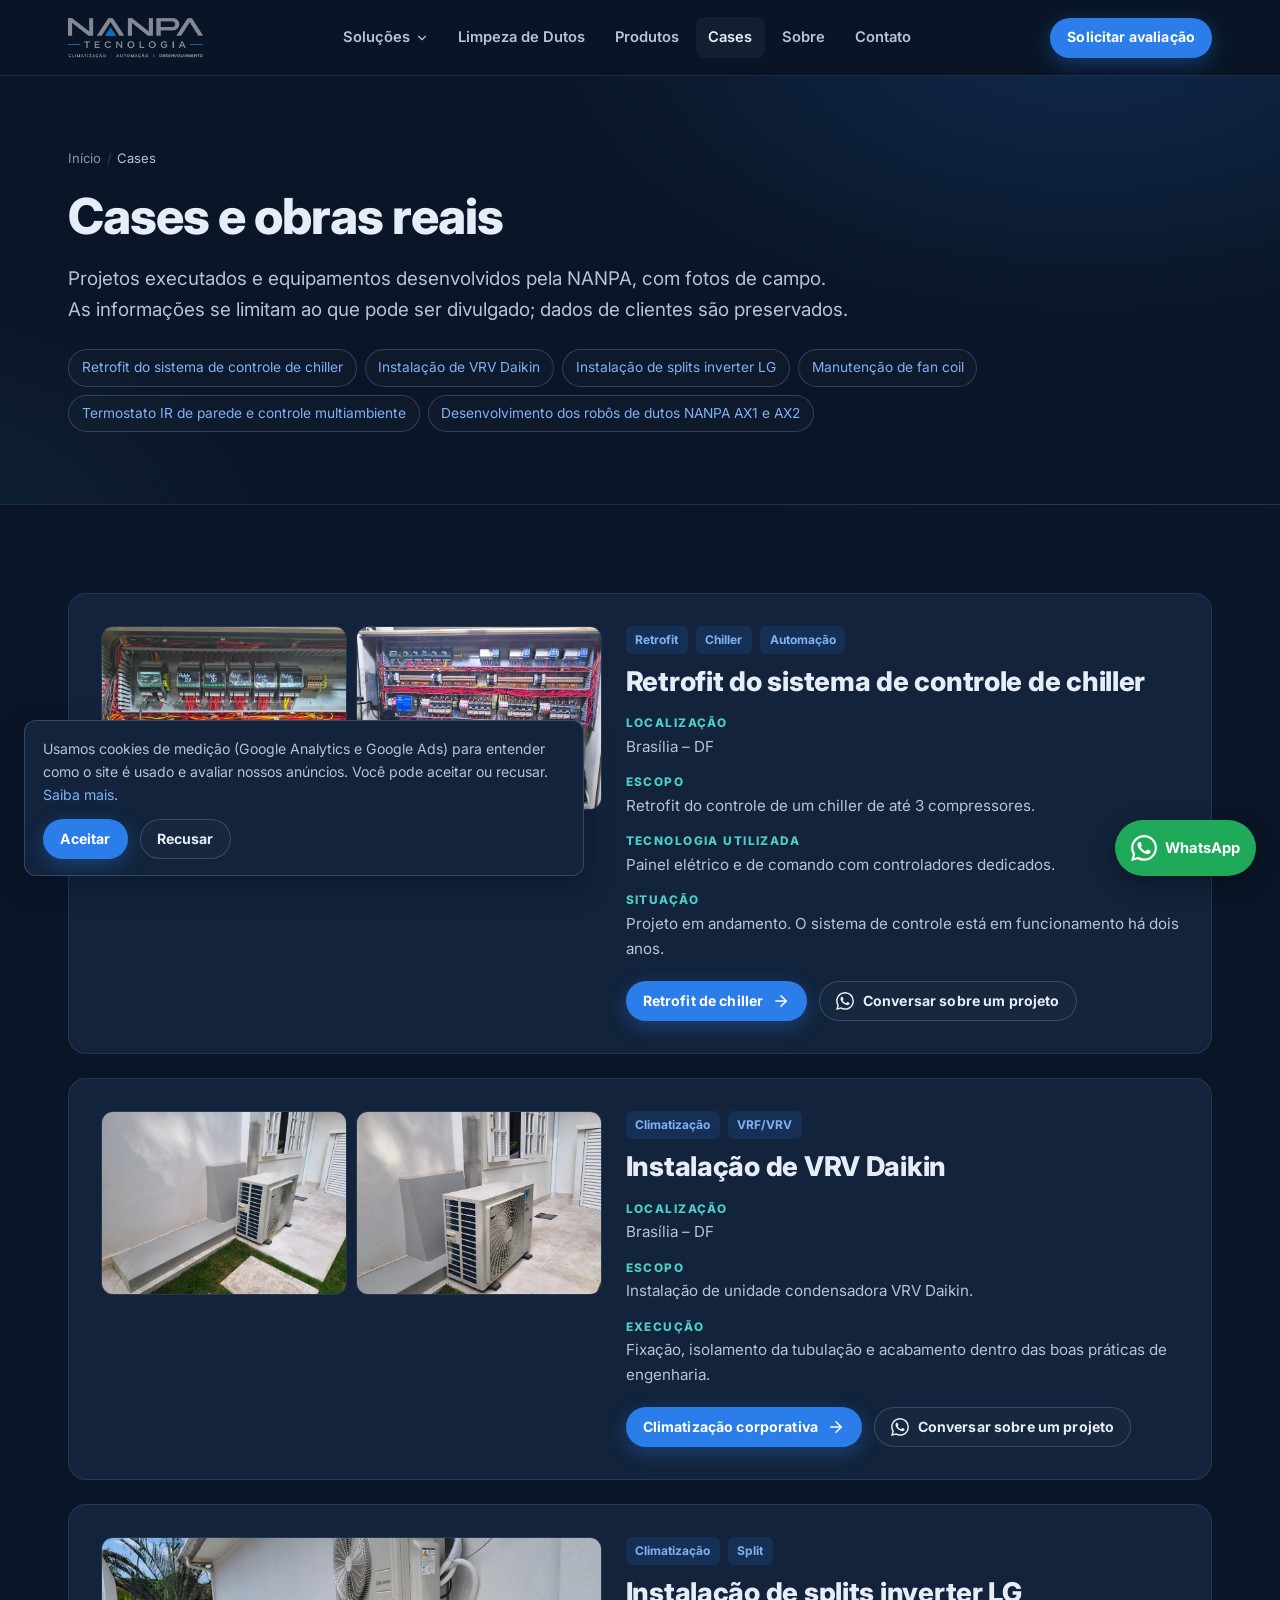
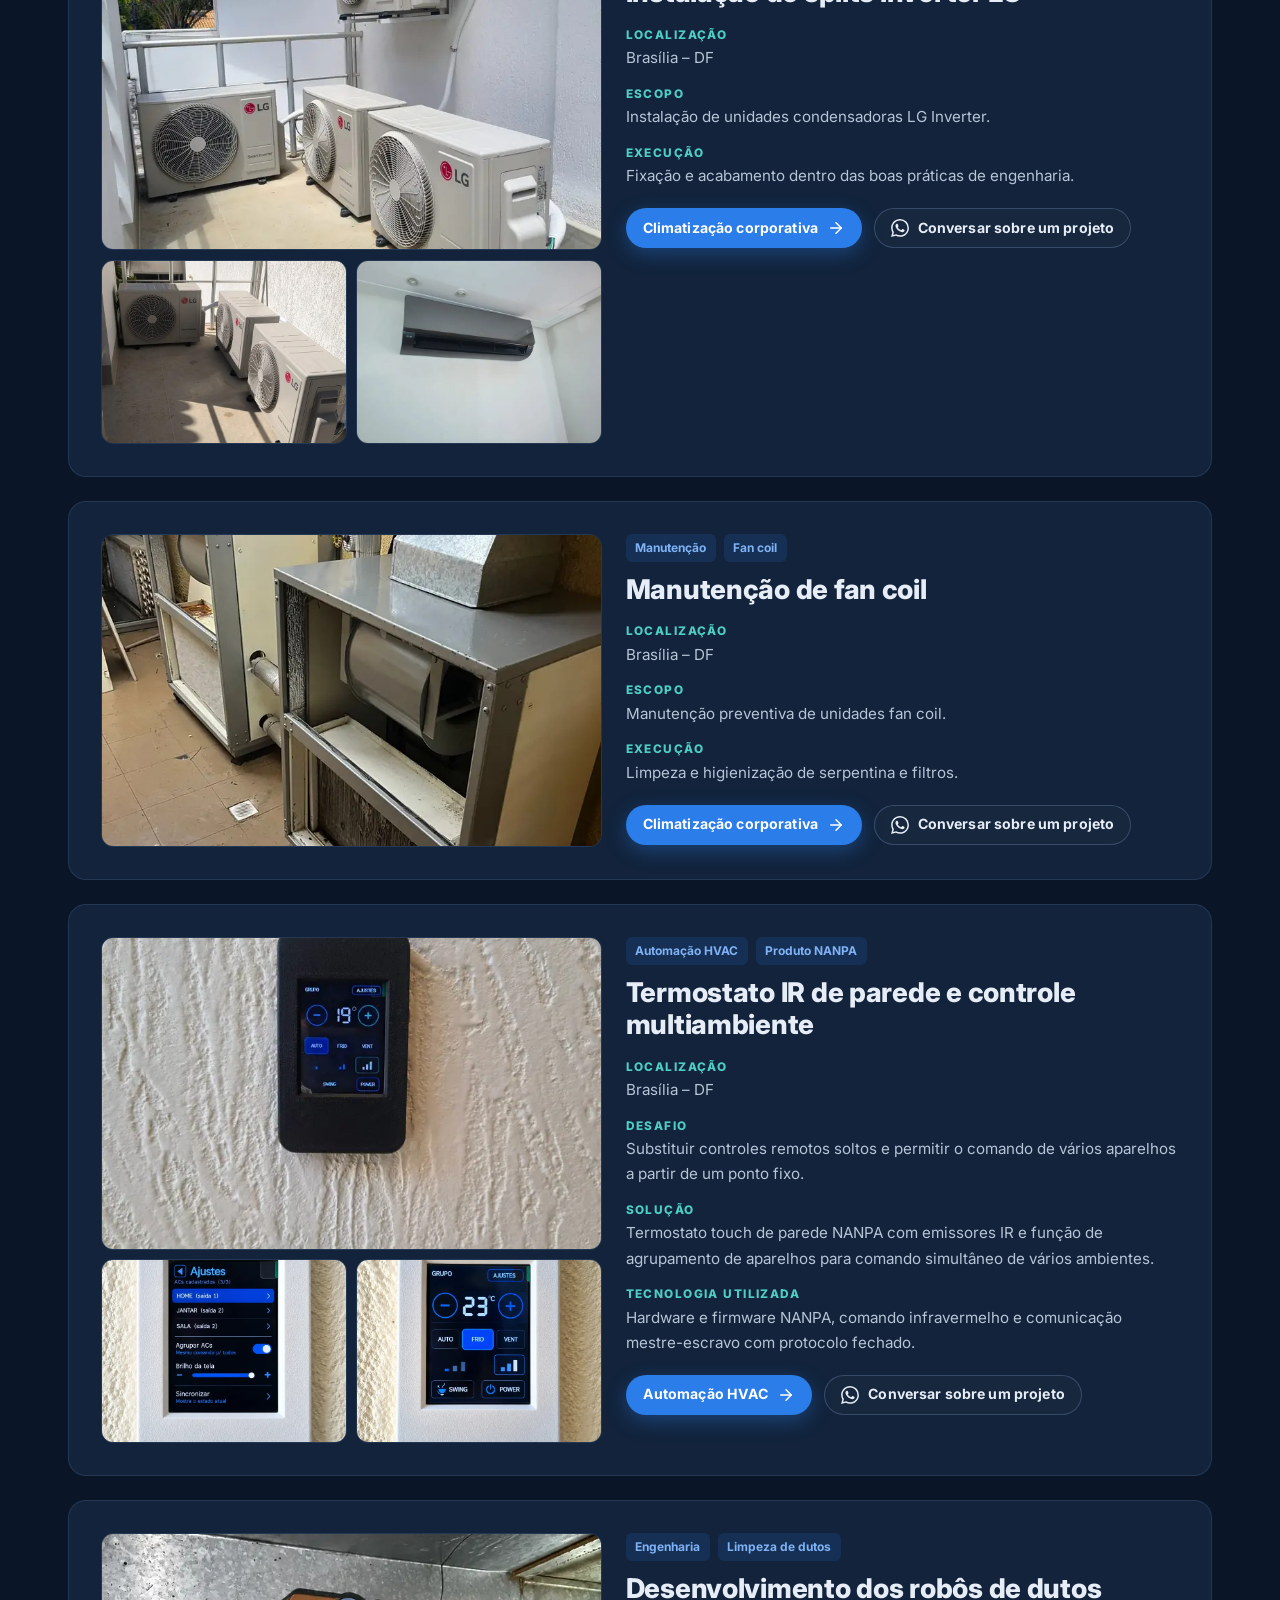
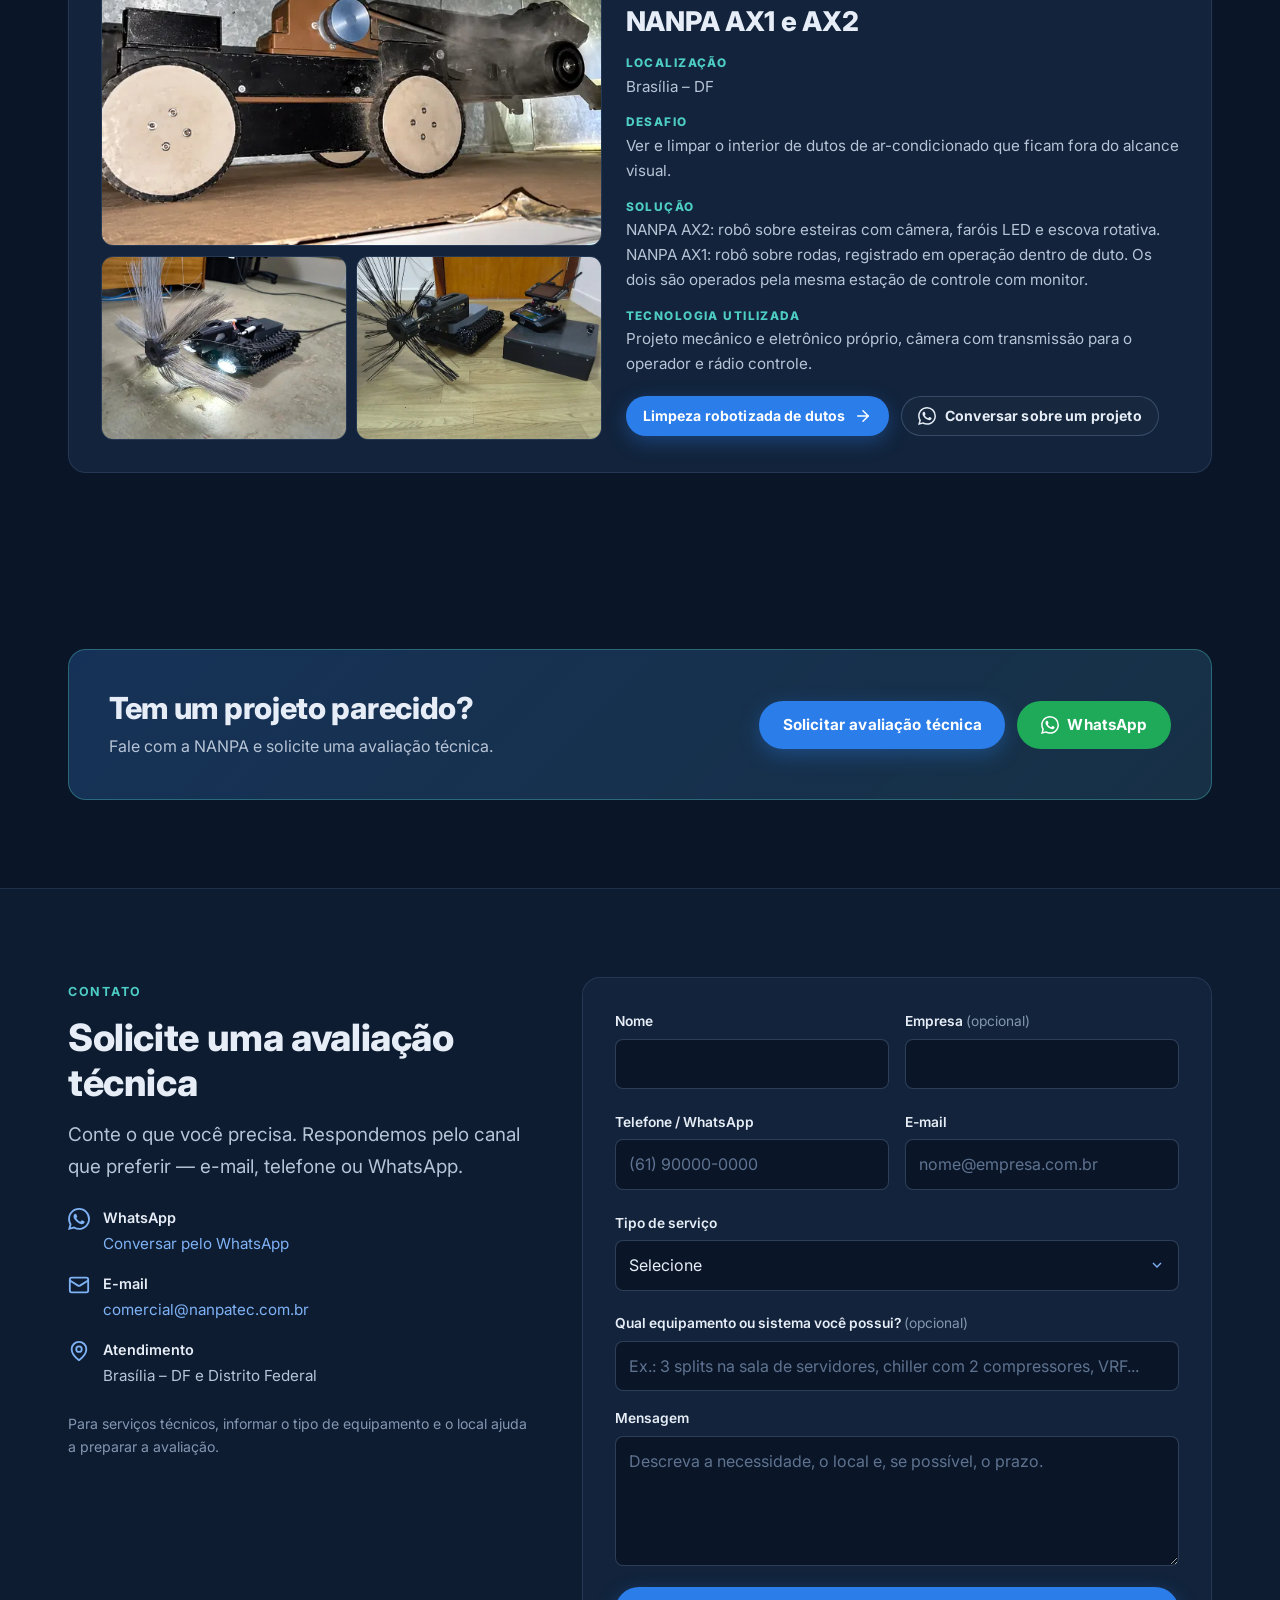
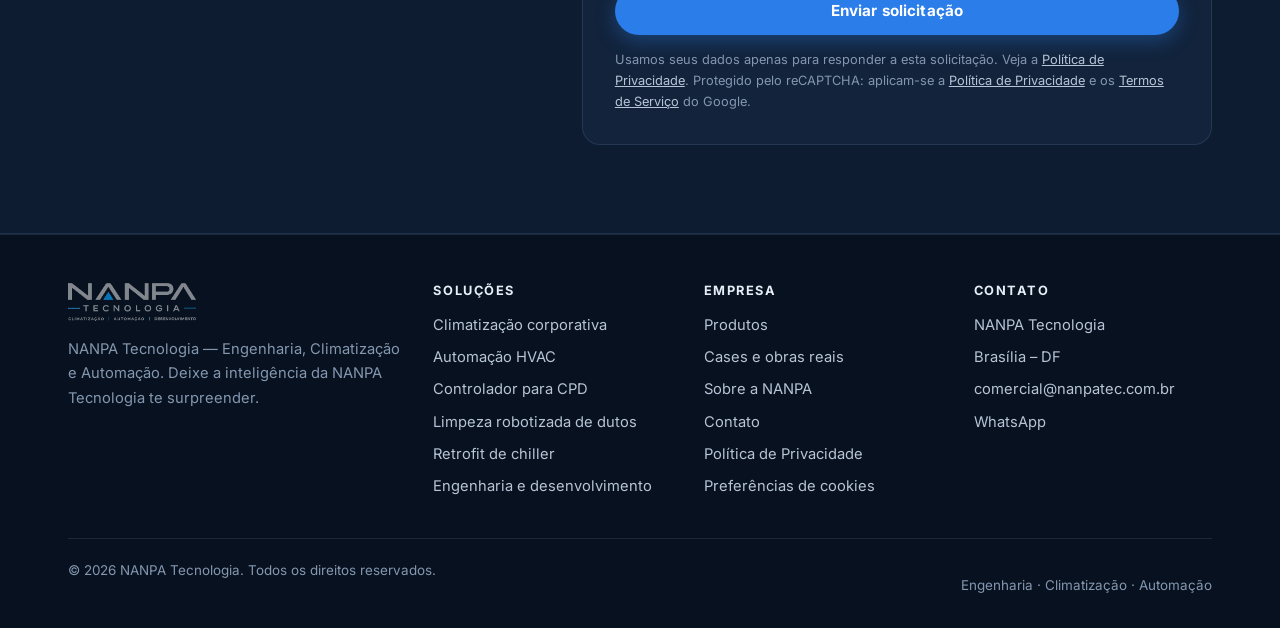
<file: cases.html>
<!DOCTYPE html>
<html lang="pt-BR">
<head>
<!-- Google tag (gtag.js) — Google Ads AW-362399380 -->
<script async src="https://www.googletagmanager.com/gtag/js?id=AW-362399380"></script>
<script src="/js/gtag-init.js?v=1.0.0"></script>
<meta charset="UTF-8">
<meta name="viewport" content="width=device-width, initial-scale=1">
<title>Cases e Obras Reais | NANPA Tecnologia — Brasília</title>
<meta name="description" content="Projetos reais da NANPA Tecnologia em Brasília-DF: retrofit de chiller, VRV Daikin, splits, fan coil, termostato IR, controle multiambiente e robô de inspeção de dutos.">
<meta name="robots" content="index, follow, max-image-preview:large">
<link rel="canonical" href="https://nanpatec.com.br/cases">
<meta name="theme-color" content="#0a1628">
<meta property="og:type" content="website">
<meta property="og:locale" content="pt_BR">
<meta property="og:site_name" content="NANPA Tecnologia">
<meta property="og:title" content="Cases e Obras Reais | NANPA Tecnologia — Brasília">
<meta property="og:description" content="Projetos reais da NANPA Tecnologia em Brasília-DF: retrofit de chiller, VRV Daikin, splits, fan coil, termostato IR, controle multiambiente e robô de inspeção de dutos.">
<meta property="og:url" content="https://nanpatec.com.br/cases">
<meta property="og:image" content="https://nanpatec.com.br/assets/img/og-nanpa-tecnologia.jpg">
<meta property="og:image:width" content="1200">
<meta property="og:image:height" content="630">
<meta name="twitter:card" content="summary_large_image">
<meta name="twitter:title" content="Cases e Obras Reais | NANPA Tecnologia — Brasília">
<meta name="twitter:description" content="Projetos reais da NANPA Tecnologia em Brasília-DF: retrofit de chiller, VRV Daikin, splits, fan coil, termostato IR, controle multiambiente e robô de inspeção de dutos.">
<meta name="twitter:image" content="https://nanpatec.com.br/assets/img/og-nanpa-tecnologia.jpg">
<meta name="recaptcha-sitekey" content="6Lcwec4tAAAAAKurwTqKWwbZJPSHu0DMRDupl4bo">
<meta name="gtm-id" content="">
<link rel="icon" href="/favicon.svg" type="image/svg+xml">
<link rel="icon" href="/favicon-32.png" sizes="32x32" type="image/png">
<link rel="apple-touch-icon" href="/apple-touch-icon.png">
<link rel="preconnect" href="https://fonts.googleapis.com">
<link rel="preconnect" href="https://fonts.gstatic.com" crossorigin>
<link rel="stylesheet" href="https://fonts.googleapis.com/css2?family=Inter:wght@400;500;600;700;800&amp;display=swap">
<link rel="stylesheet" href="/css/site.css?v=3.0.0">
<script src="/js/main.js?v=3.3.0" defer></script>
<script type="application/ld+json">{"@context":"https://schema.org","@graph":[{"@type":"HVACBusiness","@id":"https://nanpatec.com.br/#empresa","name":"NANPA Tecnologia","alternateName":"NANPA Tecnologia — Engenharia, Climatização e Automação","url":"https://nanpatec.com.br/","logo":"https://nanpatec.com.br/assets/img/opt/logo-nanpa.png","image":"https://nanpatec.com.br/assets/img/og-nanpa-tecnologia.jpg","email":"comercial@nanpatec.com.br","slogan":"Deixe a inteligência da NANPA Tecnologia te surpreender.","description":"Engenharia, climatização e automação em Brasília-DF: HVAC corporativo, automação para CPD, limpeza robotizada de dutos, retrofit de chiller e desenvolvimento de soluções especiais.","address":{"@type":"PostalAddress","addressLocality":"Brasília","addressRegion":"DF","addressCountry":"BR"},"areaServed":[{"@type":"City","name":"Brasília"},{"@type":"AdministrativeArea","name":"Distrito Federal"}],"knowsAbout":["HVAC","Climatização corporativa","Automação de ar-condicionado","Climatização de CPD","Limpeza de dutos de ar-condicionado","Retrofit de chiller","Desenvolvimento eletrônico","Firmware","IoT"]},{"@type":"CollectionPage","name":"Cases e obras reais — NANPA Tecnologia","url":"https://nanpatec.com.br/cases","about":{"@id":"https://nanpatec.com.br/#empresa"}},{"@type":"BreadcrumbList","itemListElement":[{"@type":"ListItem","position":1,"name":"Início","item":"https://nanpatec.com.br/"},{"@type":"ListItem","position":2,"name":"Cases","item":"https://nanpatec.com.br/cases"}]}]}</script>
</head>
<body data-wa-topic="geral" data-page-key="cases">
<a class="skip-link" href="#conteudo">Pular para o conteúdo</a>
<header class="site-header">
  <div class="container">
    <a class="brand" href="/" aria-label="NANPA Tecnologia — página inicial">
      <img src="/assets/img/opt/logo-nanpa-dark.webp" alt="NANPA Tecnologia" width="480" height="142">
    </a>
    <nav class="nav" id="site-nav" aria-label="Menu principal">
      <ul class="nav-list">
        <li class="nav-drop">
          <button class="nav-drop-btn" type="button" aria-expanded="false" aria-controls="menu-solucoes">Soluções <svg viewBox="0 0 24 24" fill="none" stroke="currentColor" stroke-width="2" stroke-linecap="round" stroke-linejoin="round" aria-hidden="true"><path d="m6 9 6 6 6-6"/></svg></button>
          <div class="nav-drop-menu" id="menu-solucoes">
            <a href="/climatizacao-corporativa-brasilia">Climatização corporativa<span>Split, VRF/VRV, fan coil e chiller</span></a>
<a href="/automacao-hvac-brasilia">Automação HVAC<span>Controle, supervisão e integração</span></a>
<a href="/controlador-ar-condicionado-cpd">Controlador para CPD<span>Revezamento e redundância em salas técnicas</span></a>
<a href="/limpeza-dutos-ar-condicionado-brasilia">Limpeza robotizada de dutos<span>Inspeção por vídeo e escovação mecânica</span></a>
<a href="/retrofit-chiller-brasilia">Retrofit de chiller<span>Modernização de controle e automação</span></a>
<a href="/engenharia-desenvolvimento">Engenharia e desenvolvimento<span>Eletrônica, firmware, IoT e soluções especiais</span></a>
          </div>
        </li>
        <li><a class="nav-link" href="/limpeza-dutos-ar-condicionado-brasilia">Limpeza de Dutos</a></li>
        <li><a class="nav-link" href="/produtos">Produtos</a></li>
        <li><a class="nav-link" href="/cases" aria-current="page">Cases</a></li>
        <li><a class="nav-link" href="/#sobre">Sobre</a></li>
        <li><a class="nav-link" href="#contato">Contato</a></li>
      </ul>
    </nav>
    <div class="header-actions">
      <a class="btn btn-primary btn-sm header-cta" href="#contato" data-cta="header_solicitar_avaliacao">Solicitar avaliação</a>
      <button class="nav-toggle" type="button" aria-label="Abrir menu" aria-expanded="false" aria-controls="site-nav"><span></span><span></span><span></span></button>
    </div>
  </div>
</header>
<main id="conteudo">
<section class="hero">
  <div class="container">
    <nav class="breadcrumb" aria-label="Você está em"><ol><li><a href="/">Início</a></li><li><span aria-current="page">Cases</span></li></ol></nav>
    <h1>Cases e obras reais</h1>
    <p class="lead" style="max-width:780px">Projetos executados e equipamentos desenvolvidos pela NANPA, com fotos de campo. As informações se limitam ao que pode ser divulgado; dados de clientes são preservados.</p>
    <ul class="pill-list" style="margin-top:1.25rem"><li><a href="#retrofit-chiller">Retrofit do sistema de controle de chiller</a></li><li><a href="#vrv-daikin">Instalação de VRV Daikin</a></li><li><a href="#splits-inverter">Instalação de splits inverter LG</a></li><li><a href="#fan-coil">Manutenção de fan coil</a></li><li><a href="#termostato-multiambiente">Termostato IR de parede e controle multiambiente</a></li><li><a href="#robo-dutos">Desenvolvimento dos robôs de dutos NANPA AX1 e AX2</a></li></ul>
  </div>
</section><section class="section"><div class="container"><article class="case" id="retrofit-chiller" style="scroll-margin-top:90px">
  <div class="case-media"><img src="/assets/img/opt/retrofit-chiller-painel-720.webp" srcset="/assets/img/opt/retrofit-chiller-painel-720.webp 720w, /assets/img/opt/retrofit-chiller-painel-1400.webp 1400w" sizes="(min-width: 960px) 45vw, 100vw" width="1400" height="1050" alt="Painel de comando do retrofit de chiller" loading="lazy" decoding="async" data-full="/assets/img/opt/retrofit-chiller-painel-1400.webp"><img src="/assets/img/opt/retrofit-chiller-eletrico-720.webp" srcset="/assets/img/opt/retrofit-chiller-eletrico-720.webp 720w, /assets/img/opt/retrofit-chiller-eletrico-1400.webp 1400w" sizes="(min-width: 960px) 45vw, 100vw" width="1400" height="1050" alt="Parte elétrica do painel do chiller" loading="lazy" decoding="async" data-full="/assets/img/opt/retrofit-chiller-eletrico-1400.webp"></div>
  <div>
    <div class="case-meta"><span>Retrofit</span><span>Chiller</span><span>Automação</span></div>
    <h2 style="font-size:clamp(1.3rem,2.6vw,1.7rem)">Retrofit do sistema de controle de chiller</h2>
    <dl class="case-facts"><div><dt>Localização</dt><dd>Brasília – DF</dd></div><div><dt>Escopo</dt><dd>Retrofit do controle de um chiller de até 3 compressores.</dd></div><div><dt>Tecnologia utilizada</dt><dd>Painel elétrico e de comando com controladores dedicados.</dd></div><div><dt>Situação</dt><dd>Projeto em andamento. O sistema de controle está em funcionamento há dois anos.</dd></div></dl>
    <!-- PREENCHER quando houver informação confirmada: Desafio e resultado detalhados -->
    <div class="btn-row">
      <a class="btn btn-primary btn-sm" href="/retrofit-chiller-brasilia" data-cta="case_retrofit-chiller_saiba_mais">Retrofit de chiller <svg viewBox="0 0 24 24" fill="none" stroke="currentColor" stroke-width="2" stroke-linecap="round" stroke-linejoin="round" aria-hidden="true"><path d="M5 12h14"/><path d="m12 5 7 7-7 7"/></svg></a>
      <a href="#" class="btn btn-ghost btn-sm js-wa" data-wa-topic="chiller" data-cta-location="case_retrofit-chiller"><svg viewBox="0 0 24 24" fill="currentColor" aria-hidden="true"><path d="M17.472 14.382c-.297-.149-1.758-.867-2.03-.967-.273-.099-.471-.148-.67.15-.197.297-.767.966-.94 1.164-.173.199-.347.223-.644.075-.297-.15-1.255-.463-2.39-1.475-.883-.788-1.48-1.761-1.653-2.059-.173-.297-.018-.458.13-.606.134-.133.298-.347.446-.52.149-.174.198-.298.298-.497.099-.198.05-.371-.025-.52-.075-.149-.669-1.612-.916-2.207-.242-.579-.487-.5-.669-.51-.173-.008-.371-.01-.57-.01-.198 0-.52.074-.792.372-.272.297-1.04 1.016-1.04 2.479 0 1.462 1.065 2.875 1.213 3.074.149.198 2.096 3.2 5.077 4.487.709.306 1.262.489 1.694.625.712.227 1.36.195 1.871.118.571-.085 1.758-.719 2.006-1.413.248-.694.248-1.289.173-1.413-.074-.124-.272-.198-.57-.347m-5.421 7.403h-.004a9.87 9.87 0 0 1-5.031-1.378l-.361-.214-3.741.982.998-3.648-.235-.374a9.86 9.86 0 0 1-1.51-5.26c.001-5.45 4.436-9.884 9.888-9.884 2.64 0 5.122 1.03 6.988 2.898a9.825 9.825 0 0 1 2.893 6.994c-.003 5.45-4.437 9.884-9.885 9.884m8.413-18.297A11.815 11.815 0 0 0 12.05 0C5.495 0 .16 5.335.157 11.892c0 2.096.547 4.142 1.588 5.945L.057 24l6.305-1.654a11.882 11.882 0 0 0 5.683 1.448h.005c6.554 0 11.89-5.335 11.893-11.893a11.821 11.821 0 0 0-3.48-8.413z"/></svg><span>Conversar sobre um projeto</span></a>
    </div>
  </div>
</article>
<article class="case" id="vrv-daikin" style="scroll-margin-top:90px">
  <div class="case-media"><img src="/assets/img/opt/vrv-daikin-instalacao-720.webp" srcset="/assets/img/opt/vrv-daikin-instalacao-720.webp 720w, /assets/img/opt/vrv-daikin-instalacao-1400.webp 1400w" sizes="(min-width: 960px) 45vw, 100vw" width="1400" height="1050" alt="Condensadora VRV Daikin instalada" loading="lazy" decoding="async" data-full="/assets/img/opt/vrv-daikin-instalacao-1400.webp"><img src="/assets/img/opt/vrv-daikin-condensadora-720.webp" srcset="/assets/img/opt/vrv-daikin-condensadora-720.webp 720w, /assets/img/opt/vrv-daikin-condensadora-1200.webp 1200w" sizes="(min-width: 960px) 45vw, 100vw" width="1200" height="1600" alt="Condensadora VRV Daikin com tubulação isolada" loading="lazy" decoding="async" data-full="/assets/img/opt/vrv-daikin-condensadora-1200.webp"></div>
  <div>
    <div class="case-meta"><span>Climatização</span><span>VRF/VRV</span></div>
    <h2 style="font-size:clamp(1.3rem,2.6vw,1.7rem)">Instalação de VRV Daikin</h2>
    <dl class="case-facts"><div><dt>Localização</dt><dd>Brasília – DF</dd></div><div><dt>Escopo</dt><dd>Instalação de unidade condensadora VRV Daikin.</dd></div><div><dt>Execução</dt><dd>Fixação, isolamento da tubulação e acabamento dentro das boas práticas de engenharia.</dd></div></dl>
    <!-- PREENCHER quando houver informação confirmada: Desafio, porte do sistema e resultado -->
    <div class="btn-row">
      <a class="btn btn-primary btn-sm" href="/climatizacao-corporativa-brasilia" data-cta="case_vrv-daikin_saiba_mais">Climatização corporativa <svg viewBox="0 0 24 24" fill="none" stroke="currentColor" stroke-width="2" stroke-linecap="round" stroke-linejoin="round" aria-hidden="true"><path d="M5 12h14"/><path d="m12 5 7 7-7 7"/></svg></a>
      <a href="#" class="btn btn-ghost btn-sm js-wa" data-wa-topic="climatizacao" data-cta-location="case_vrv-daikin"><svg viewBox="0 0 24 24" fill="currentColor" aria-hidden="true"><path d="M17.472 14.382c-.297-.149-1.758-.867-2.03-.967-.273-.099-.471-.148-.67.15-.197.297-.767.966-.94 1.164-.173.199-.347.223-.644.075-.297-.15-1.255-.463-2.39-1.475-.883-.788-1.48-1.761-1.653-2.059-.173-.297-.018-.458.13-.606.134-.133.298-.347.446-.52.149-.174.198-.298.298-.497.099-.198.05-.371-.025-.52-.075-.149-.669-1.612-.916-2.207-.242-.579-.487-.5-.669-.51-.173-.008-.371-.01-.57-.01-.198 0-.52.074-.792.372-.272.297-1.04 1.016-1.04 2.479 0 1.462 1.065 2.875 1.213 3.074.149.198 2.096 3.2 5.077 4.487.709.306 1.262.489 1.694.625.712.227 1.36.195 1.871.118.571-.085 1.758-.719 2.006-1.413.248-.694.248-1.289.173-1.413-.074-.124-.272-.198-.57-.347m-5.421 7.403h-.004a9.87 9.87 0 0 1-5.031-1.378l-.361-.214-3.741.982.998-3.648-.235-.374a9.86 9.86 0 0 1-1.51-5.26c.001-5.45 4.436-9.884 9.888-9.884 2.64 0 5.122 1.03 6.988 2.898a9.825 9.825 0 0 1 2.893 6.994c-.003 5.45-4.437 9.884-9.885 9.884m8.413-18.297A11.815 11.815 0 0 0 12.05 0C5.495 0 .16 5.335.157 11.892c0 2.096.547 4.142 1.588 5.945L.057 24l6.305-1.654a11.882 11.882 0 0 0 5.683 1.448h.005c6.554 0 11.89-5.335 11.893-11.893a11.821 11.821 0 0 0-3.48-8.413z"/></svg><span>Conversar sobre um projeto</span></a>
    </div>
  </div>
</article>
<article class="case" id="splits-inverter" style="scroll-margin-top:90px">
  <div class="case-media"><img src="/assets/img/opt/splits-lg-inverter-720.webp" srcset="/assets/img/opt/splits-lg-inverter-720.webp 720w, /assets/img/opt/splits-lg-inverter-1200.webp 1200w" sizes="(min-width: 960px) 45vw, 100vw" width="1200" height="1600" alt="Condensadoras LG Inverter instaladas" loading="lazy" decoding="async" data-full="/assets/img/opt/splits-lg-inverter-1200.webp"><img src="/assets/img/opt/condensadoras-lg-finalizacao-720.webp" srcset="/assets/img/opt/condensadoras-lg-finalizacao-720.webp 720w, /assets/img/opt/condensadoras-lg-finalizacao-899.webp 899w" sizes="(min-width: 960px) 45vw, 100vw" width="899" height="1599" alt="Instalação finalizada das condensadoras LG" loading="lazy" decoding="async" data-full="/assets/img/opt/condensadoras-lg-finalizacao-899.webp"><img src="/assets/img/opt/split-hi-wall-720.webp" srcset="/assets/img/opt/split-hi-wall-720.webp 720w, /assets/img/opt/split-hi-wall-1400.webp 1400w" sizes="(min-width: 960px) 45vw, 100vw" width="1400" height="1050" alt="Evaporadora split instalada" loading="lazy" decoding="async" data-full="/assets/img/opt/split-hi-wall-1400.webp"></div>
  <div>
    <div class="case-meta"><span>Climatização</span><span>Split</span></div>
    <h2 style="font-size:clamp(1.3rem,2.6vw,1.7rem)">Instalação de splits inverter LG</h2>
    <dl class="case-facts"><div><dt>Localização</dt><dd>Brasília – DF</dd></div><div><dt>Escopo</dt><dd>Instalação de unidades condensadoras LG Inverter.</dd></div><div><dt>Execução</dt><dd>Fixação e acabamento dentro das boas práticas de engenharia.</dd></div></dl>
    <!-- PREENCHER quando houver informação confirmada: Desafio e resultado -->
    <div class="btn-row">
      <a class="btn btn-primary btn-sm" href="/climatizacao-corporativa-brasilia" data-cta="case_splits-inverter_saiba_mais">Climatização corporativa <svg viewBox="0 0 24 24" fill="none" stroke="currentColor" stroke-width="2" stroke-linecap="round" stroke-linejoin="round" aria-hidden="true"><path d="M5 12h14"/><path d="m12 5 7 7-7 7"/></svg></a>
      <a href="#" class="btn btn-ghost btn-sm js-wa" data-wa-topic="climatizacao" data-cta-location="case_splits-inverter"><svg viewBox="0 0 24 24" fill="currentColor" aria-hidden="true"><path d="M17.472 14.382c-.297-.149-1.758-.867-2.03-.967-.273-.099-.471-.148-.67.15-.197.297-.767.966-.94 1.164-.173.199-.347.223-.644.075-.297-.15-1.255-.463-2.39-1.475-.883-.788-1.48-1.761-1.653-2.059-.173-.297-.018-.458.13-.606.134-.133.298-.347.446-.52.149-.174.198-.298.298-.497.099-.198.05-.371-.025-.52-.075-.149-.669-1.612-.916-2.207-.242-.579-.487-.5-.669-.51-.173-.008-.371-.01-.57-.01-.198 0-.52.074-.792.372-.272.297-1.04 1.016-1.04 2.479 0 1.462 1.065 2.875 1.213 3.074.149.198 2.096 3.2 5.077 4.487.709.306 1.262.489 1.694.625.712.227 1.36.195 1.871.118.571-.085 1.758-.719 2.006-1.413.248-.694.248-1.289.173-1.413-.074-.124-.272-.198-.57-.347m-5.421 7.403h-.004a9.87 9.87 0 0 1-5.031-1.378l-.361-.214-3.741.982.998-3.648-.235-.374a9.86 9.86 0 0 1-1.51-5.26c.001-5.45 4.436-9.884 9.888-9.884 2.64 0 5.122 1.03 6.988 2.898a9.825 9.825 0 0 1 2.893 6.994c-.003 5.45-4.437 9.884-9.885 9.884m8.413-18.297A11.815 11.815 0 0 0 12.05 0C5.495 0 .16 5.335.157 11.892c0 2.096.547 4.142 1.588 5.945L.057 24l6.305-1.654a11.882 11.882 0 0 0 5.683 1.448h.005c6.554 0 11.89-5.335 11.893-11.893a11.821 11.821 0 0 0-3.48-8.413z"/></svg><span>Conversar sobre um projeto</span></a>
    </div>
  </div>
</article>
<article class="case" id="fan-coil" style="scroll-margin-top:90px">
  <div class="case-media"><img src="/assets/img/opt/fan-coil-manutencao-720.webp" srcset="/assets/img/opt/fan-coil-manutencao-720.webp 720w, /assets/img/opt/fan-coil-manutencao-1200.webp 1200w" sizes="(min-width: 960px) 45vw, 100vw" width="1200" height="1600" alt="Unidade fan coil em manutenção" loading="lazy" decoding="async" data-full="/assets/img/opt/fan-coil-manutencao-1200.webp"></div>
  <div>
    <div class="case-meta"><span>Manutenção</span><span>Fan coil</span></div>
    <h2 style="font-size:clamp(1.3rem,2.6vw,1.7rem)">Manutenção de fan coil</h2>
    <dl class="case-facts"><div><dt>Localização</dt><dd>Brasília – DF</dd></div><div><dt>Escopo</dt><dd>Manutenção preventiva de unidades fan coil.</dd></div><div><dt>Execução</dt><dd>Limpeza e higienização de serpentina e filtros.</dd></div></dl>
    <!-- PREENCHER quando houver informação confirmada: Desafio e resultado -->
    <div class="btn-row">
      <a class="btn btn-primary btn-sm" href="/climatizacao-corporativa-brasilia" data-cta="case_fan-coil_saiba_mais">Climatização corporativa <svg viewBox="0 0 24 24" fill="none" stroke="currentColor" stroke-width="2" stroke-linecap="round" stroke-linejoin="round" aria-hidden="true"><path d="M5 12h14"/><path d="m12 5 7 7-7 7"/></svg></a>
      <a href="#" class="btn btn-ghost btn-sm js-wa" data-wa-topic="climatizacao" data-cta-location="case_fan-coil"><svg viewBox="0 0 24 24" fill="currentColor" aria-hidden="true"><path d="M17.472 14.382c-.297-.149-1.758-.867-2.03-.967-.273-.099-.471-.148-.67.15-.197.297-.767.966-.94 1.164-.173.199-.347.223-.644.075-.297-.15-1.255-.463-2.39-1.475-.883-.788-1.48-1.761-1.653-2.059-.173-.297-.018-.458.13-.606.134-.133.298-.347.446-.52.149-.174.198-.298.298-.497.099-.198.05-.371-.025-.52-.075-.149-.669-1.612-.916-2.207-.242-.579-.487-.5-.669-.51-.173-.008-.371-.01-.57-.01-.198 0-.52.074-.792.372-.272.297-1.04 1.016-1.04 2.479 0 1.462 1.065 2.875 1.213 3.074.149.198 2.096 3.2 5.077 4.487.709.306 1.262.489 1.694.625.712.227 1.36.195 1.871.118.571-.085 1.758-.719 2.006-1.413.248-.694.248-1.289.173-1.413-.074-.124-.272-.198-.57-.347m-5.421 7.403h-.004a9.87 9.87 0 0 1-5.031-1.378l-.361-.214-3.741.982.998-3.648-.235-.374a9.86 9.86 0 0 1-1.51-5.26c.001-5.45 4.436-9.884 9.888-9.884 2.64 0 5.122 1.03 6.988 2.898a9.825 9.825 0 0 1 2.893 6.994c-.003 5.45-4.437 9.884-9.885 9.884m8.413-18.297A11.815 11.815 0 0 0 12.05 0C5.495 0 .16 5.335.157 11.892c0 2.096.547 4.142 1.588 5.945L.057 24l6.305-1.654a11.882 11.882 0 0 0 5.683 1.448h.005c6.554 0 11.89-5.335 11.893-11.893a11.821 11.821 0 0 0-3.48-8.413z"/></svg><span>Conversar sobre um projeto</span></a>
    </div>
  </div>
</article>
<article class="case" id="termostato-multiambiente" style="scroll-margin-top:90px">
  <div class="case-media"><img src="/assets/img/opt/termostato-ir-instalado-720.webp" srcset="/assets/img/opt/termostato-ir-instalado-720.webp 720w, /assets/img/opt/termostato-ir-instalado-1200.webp 1200w" sizes="(min-width: 960px) 45vw, 100vw" width="1200" height="1600" alt="Termostato IR NANPA instalado na parede" loading="lazy" decoding="async" data-full="/assets/img/opt/termostato-ir-instalado-1200.webp"><img src="/assets/img/opt/termostato-tela-ajustes-720.webp" srcset="/assets/img/opt/termostato-tela-ajustes-720.webp 720w, /assets/img/opt/termostato-tela-ajustes-1086.webp 1086w" sizes="(min-width: 960px) 45vw, 100vw" width="1086" height="1448" alt="Tela de ajustes com vários aparelhos cadastrados" loading="lazy" decoding="async" data-full="/assets/img/opt/termostato-tela-ajustes-1086.webp"><img src="/assets/img/opt/termostato-tela-grupo-720.webp" srcset="/assets/img/opt/termostato-tela-grupo-720.webp 720w, /assets/img/opt/termostato-tela-grupo-1086.webp 1086w" sizes="(min-width: 960px) 45vw, 100vw" width="1086" height="1448" alt="Termostato em modo grupo" loading="lazy" decoding="async" data-full="/assets/img/opt/termostato-tela-grupo-1086.webp"></div>
  <div>
    <div class="case-meta"><span>Automação HVAC</span><span>Produto NANPA</span></div>
    <h2 style="font-size:clamp(1.3rem,2.6vw,1.7rem)">Termostato IR de parede e controle multiambiente</h2>
    <dl class="case-facts"><div><dt>Localização</dt><dd>Brasília – DF</dd></div><div><dt>Desafio</dt><dd>Substituir controles remotos soltos e permitir o comando de vários aparelhos a partir de um ponto fixo.</dd></div><div><dt>Solução</dt><dd>Termostato touch de parede NANPA com emissores IR e função de agrupamento de aparelhos para comando simultâneo de vários ambientes.</dd></div><div><dt>Tecnologia utilizada</dt><dd>Hardware e firmware NANPA, comando infravermelho e comunicação mestre-escravo com protocolo fechado.</dd></div></dl>
    <!-- PREENCHER quando houver informação confirmada: Resultado observado pelo cliente -->
    <div class="btn-row">
      <a class="btn btn-primary btn-sm" href="/automacao-hvac-brasilia" data-cta="case_termostato-multiambiente_saiba_mais">Automação HVAC <svg viewBox="0 0 24 24" fill="none" stroke="currentColor" stroke-width="2" stroke-linecap="round" stroke-linejoin="round" aria-hidden="true"><path d="M5 12h14"/><path d="m12 5 7 7-7 7"/></svg></a>
      <a href="#" class="btn btn-ghost btn-sm js-wa" data-wa-topic="automacao" data-cta-location="case_termostato-multiambiente"><svg viewBox="0 0 24 24" fill="currentColor" aria-hidden="true"><path d="M17.472 14.382c-.297-.149-1.758-.867-2.03-.967-.273-.099-.471-.148-.67.15-.197.297-.767.966-.94 1.164-.173.199-.347.223-.644.075-.297-.15-1.255-.463-2.39-1.475-.883-.788-1.48-1.761-1.653-2.059-.173-.297-.018-.458.13-.606.134-.133.298-.347.446-.52.149-.174.198-.298.298-.497.099-.198.05-.371-.025-.52-.075-.149-.669-1.612-.916-2.207-.242-.579-.487-.5-.669-.51-.173-.008-.371-.01-.57-.01-.198 0-.52.074-.792.372-.272.297-1.04 1.016-1.04 2.479 0 1.462 1.065 2.875 1.213 3.074.149.198 2.096 3.2 5.077 4.487.709.306 1.262.489 1.694.625.712.227 1.36.195 1.871.118.571-.085 1.758-.719 2.006-1.413.248-.694.248-1.289.173-1.413-.074-.124-.272-.198-.57-.347m-5.421 7.403h-.004a9.87 9.87 0 0 1-5.031-1.378l-.361-.214-3.741.982.998-3.648-.235-.374a9.86 9.86 0 0 1-1.51-5.26c.001-5.45 4.436-9.884 9.888-9.884 2.64 0 5.122 1.03 6.988 2.898a9.825 9.825 0 0 1 2.893 6.994c-.003 5.45-4.437 9.884-9.885 9.884m8.413-18.297A11.815 11.815 0 0 0 12.05 0C5.495 0 .16 5.335.157 11.892c0 2.096.547 4.142 1.588 5.945L.057 24l6.305-1.654a11.882 11.882 0 0 0 5.683 1.448h.005c6.554 0 11.89-5.335 11.893-11.893a11.821 11.821 0 0 0-3.48-8.413z"/></svg><span>Conversar sobre um projeto</span></a>
    </div>
  </div>
</article>
<article class="case" id="robo-dutos" style="scroll-margin-top:90px">
  <div class="case-media"><img src="/assets/img/opt/robo-nanpa-ax1-720.webp" srcset="/assets/img/opt/robo-nanpa-ax1-720.webp 720w, /assets/img/opt/robo-nanpa-ax1-1400.webp 1400w" sizes="(min-width: 960px) 45vw, 100vw" width="1400" height="791" alt="Robô NANPA AX1 em operação dentro de duto" loading="lazy" decoding="async" data-full="/assets/img/opt/robo-nanpa-ax1-1400.webp"><img src="/assets/img/opt/robo-dutos-nanpa-720.webp" srcset="/assets/img/opt/robo-dutos-nanpa-720.webp 720w, /assets/img/opt/robo-dutos-nanpa-1200.webp 1200w" sizes="(min-width: 960px) 45vw, 100vw" width="1200" height="800" alt="Robô NANPA AX2 com escova e faróis" loading="lazy" decoding="async" data-full="/assets/img/opt/robo-dutos-nanpa-1200.webp"><img src="/assets/img/opt/robo-dutos-estacao-controle-720.webp" srcset="/assets/img/opt/robo-dutos-estacao-controle-720.webp 720w, /assets/img/opt/robo-dutos-estacao-controle-1200.webp 1200w" sizes="(min-width: 960px) 45vw, 100vw" width="1200" height="800" alt="Robô NANPA AX2 e estação de controle com monitor" loading="lazy" decoding="async" data-full="/assets/img/opt/robo-dutos-estacao-controle-1200.webp"></div>
  <div>
    <div class="case-meta"><span>Engenharia</span><span>Limpeza de dutos</span></div>
    <h2 style="font-size:clamp(1.3rem,2.6vw,1.7rem)">Desenvolvimento dos robôs de dutos NANPA AX1 e AX2</h2>
    <dl class="case-facts"><div><dt>Localização</dt><dd>Brasília – DF</dd></div><div><dt>Desafio</dt><dd>Ver e limpar o interior de dutos de ar-condicionado que ficam fora do alcance visual.</dd></div><div><dt>Solução</dt><dd>NANPA AX2: robô sobre esteiras com câmera, faróis LED e escova rotativa. NANPA AX1: robô sobre rodas, registrado em operação dentro de duto. Os dois são operados pela mesma estação de controle com monitor.</dd></div><div><dt>Tecnologia utilizada</dt><dd>Projeto mecânico e eletrônico próprio, câmera com transmissão para o operador e rádio controle.</dd></div></dl>
    <div class="btn-row">
      <a class="btn btn-primary btn-sm" href="/limpeza-dutos-ar-condicionado-brasilia" data-cta="case_robo-dutos_saiba_mais">Limpeza robotizada de dutos <svg viewBox="0 0 24 24" fill="none" stroke="currentColor" stroke-width="2" stroke-linecap="round" stroke-linejoin="round" aria-hidden="true"><path d="M5 12h14"/><path d="m12 5 7 7-7 7"/></svg></a>
      <a href="#" class="btn btn-ghost btn-sm js-wa" data-wa-topic="dutos" data-cta-location="case_robo-dutos"><svg viewBox="0 0 24 24" fill="currentColor" aria-hidden="true"><path d="M17.472 14.382c-.297-.149-1.758-.867-2.03-.967-.273-.099-.471-.148-.67.15-.197.297-.767.966-.94 1.164-.173.199-.347.223-.644.075-.297-.15-1.255-.463-2.39-1.475-.883-.788-1.48-1.761-1.653-2.059-.173-.297-.018-.458.13-.606.134-.133.298-.347.446-.52.149-.174.198-.298.298-.497.099-.198.05-.371-.025-.52-.075-.149-.669-1.612-.916-2.207-.242-.579-.487-.5-.669-.51-.173-.008-.371-.01-.57-.01-.198 0-.52.074-.792.372-.272.297-1.04 1.016-1.04 2.479 0 1.462 1.065 2.875 1.213 3.074.149.198 2.096 3.2 5.077 4.487.709.306 1.262.489 1.694.625.712.227 1.36.195 1.871.118.571-.085 1.758-.719 2.006-1.413.248-.694.248-1.289.173-1.413-.074-.124-.272-.198-.57-.347m-5.421 7.403h-.004a9.87 9.87 0 0 1-5.031-1.378l-.361-.214-3.741.982.998-3.648-.235-.374a9.86 9.86 0 0 1-1.51-5.26c.001-5.45 4.436-9.884 9.888-9.884 2.64 0 5.122 1.03 6.988 2.898a9.825 9.825 0 0 1 2.893 6.994c-.003 5.45-4.437 9.884-9.885 9.884m8.413-18.297A11.815 11.815 0 0 0 12.05 0C5.495 0 .16 5.335.157 11.892c0 2.096.547 4.142 1.588 5.945L.057 24l6.305-1.654a11.882 11.882 0 0 0 5.683 1.448h.005c6.554 0 11.89-5.335 11.893-11.893a11.821 11.821 0 0 0-3.48-8.413z"/></svg><span>Conversar sobre um projeto</span></a>
    </div>
  </div>
</article></div></section><section class="section"><div class="container"><div class="cta-band">
  <div>
    <h2>Tem um projeto parecido?</h2>
    <p>Fale com a NANPA e solicite uma avaliação técnica.</p>
  </div>
  <div class="btn-row">
    <a class="btn btn-primary" href="#contato" data-cta="cases_cta_avaliacao">Solicitar avaliação técnica</a>
    <a href="#" class="btn btn-wa js-wa" data-wa-topic="geral" data-cta-location="cases_cta"><svg viewBox="0 0 24 24" fill="currentColor" aria-hidden="true"><path d="M17.472 14.382c-.297-.149-1.758-.867-2.03-.967-.273-.099-.471-.148-.67.15-.197.297-.767.966-.94 1.164-.173.199-.347.223-.644.075-.297-.15-1.255-.463-2.39-1.475-.883-.788-1.48-1.761-1.653-2.059-.173-.297-.018-.458.13-.606.134-.133.298-.347.446-.52.149-.174.198-.298.298-.497.099-.198.05-.371-.025-.52-.075-.149-.669-1.612-.916-2.207-.242-.579-.487-.5-.669-.51-.173-.008-.371-.01-.57-.01-.198 0-.52.074-.792.372-.272.297-1.04 1.016-1.04 2.479 0 1.462 1.065 2.875 1.213 3.074.149.198 2.096 3.2 5.077 4.487.709.306 1.262.489 1.694.625.712.227 1.36.195 1.871.118.571-.085 1.758-.719 2.006-1.413.248-.694.248-1.289.173-1.413-.074-.124-.272-.198-.57-.347m-5.421 7.403h-.004a9.87 9.87 0 0 1-5.031-1.378l-.361-.214-3.741.982.998-3.648-.235-.374a9.86 9.86 0 0 1-1.51-5.26c.001-5.45 4.436-9.884 9.888-9.884 2.64 0 5.122 1.03 6.988 2.898a9.825 9.825 0 0 1 2.893 6.994c-.003 5.45-4.437 9.884-9.885 9.884m8.413-18.297A11.815 11.815 0 0 0 12.05 0C5.495 0 .16 5.335.157 11.892c0 2.096.547 4.142 1.588 5.945L.057 24l6.305-1.654a11.882 11.882 0 0 0 5.683 1.448h.005c6.554 0 11.89-5.335 11.893-11.893a11.821 11.821 0 0 0-3.48-8.413z"/></svg><span>WhatsApp</span></a>
  </div>
</div></div></section><section class="section section--alt" id="contato" aria-labelledby="contato-titulo">
  <div class="container contact-grid">
    <div>
      <span class="eyebrow">Contato</span>
      <h2 id="contato-titulo">Solicite uma avaliação técnica</h2>
      <p class="lead">Conte o que você precisa. Respondemos pelo canal que preferir — e-mail, telefone ou WhatsApp.</p>
      <ul class="contact-list">
        <li><svg viewBox="0 0 24 24" fill="currentColor" aria-hidden="true"><path d="M17.472 14.382c-.297-.149-1.758-.867-2.03-.967-.273-.099-.471-.148-.67.15-.197.297-.767.966-.94 1.164-.173.199-.347.223-.644.075-.297-.15-1.255-.463-2.39-1.475-.883-.788-1.48-1.761-1.653-2.059-.173-.297-.018-.458.13-.606.134-.133.298-.347.446-.52.149-.174.198-.298.298-.497.099-.198.05-.371-.025-.52-.075-.149-.669-1.612-.916-2.207-.242-.579-.487-.5-.669-.51-.173-.008-.371-.01-.57-.01-.198 0-.52.074-.792.372-.272.297-1.04 1.016-1.04 2.479 0 1.462 1.065 2.875 1.213 3.074.149.198 2.096 3.2 5.077 4.487.709.306 1.262.489 1.694.625.712.227 1.36.195 1.871.118.571-.085 1.758-.719 2.006-1.413.248-.694.248-1.289.173-1.413-.074-.124-.272-.198-.57-.347m-5.421 7.403h-.004a9.87 9.87 0 0 1-5.031-1.378l-.361-.214-3.741.982.998-3.648-.235-.374a9.86 9.86 0 0 1-1.51-5.26c.001-5.45 4.436-9.884 9.888-9.884 2.64 0 5.122 1.03 6.988 2.898a9.825 9.825 0 0 1 2.893 6.994c-.003 5.45-4.437 9.884-9.885 9.884m8.413-18.297A11.815 11.815 0 0 0 12.05 0C5.495 0 .16 5.335.157 11.892c0 2.096.547 4.142 1.588 5.945L.057 24l6.305-1.654a11.882 11.882 0 0 0 5.683 1.448h.005c6.554 0 11.89-5.335 11.893-11.893a11.821 11.821 0 0 0-3.48-8.413z"/></svg><div><strong>WhatsApp</strong><a href="#" class="js-wa" data-wa-topic="geral" data-cta-location="contato_lista">Conversar pelo WhatsApp</a></div></li>
        <li><svg viewBox="0 0 24 24" fill="none" stroke="currentColor" stroke-width="2" stroke-linecap="round" stroke-linejoin="round" aria-hidden="true"><rect width="20" height="16" x="2" y="4" rx="2"/><path d="m22 7-8.97 5.7a1.94 1.94 0 0 1-2.06 0L2 7"/></svg><div><strong>E-mail</strong><a href="mailto:comercial@nanpatec.com.br">comercial@nanpatec.com.br</a></div></li>
        <li><svg viewBox="0 0 24 24" fill="none" stroke="currentColor" stroke-width="2" stroke-linecap="round" stroke-linejoin="round" aria-hidden="true"><path d="M20 10c0 6-8 12-8 12s-8-6-8-12a8 8 0 0 1 16 0Z"/><circle cx="12" cy="10" r="3"/></svg><div><strong>Atendimento</strong><span>Brasília – DF e Distrito Federal</span></div></li>
      </ul>
      <p class="small muted">Para serviços técnicos, informar o tipo de equipamento e o local ajuda a preparar a avaliação.</p>
    </div>
    <form class="form js-lead-form" id="form-contato" novalidate data-form-id="contato_geral">
      <div class="hp-field" aria-hidden="true">
        <label for="f-website">Não preencha este campo</label>
        <input id="f-website" name="website" type="text" tabindex="-1" autocomplete="off">
      </div>
      <div class="form-row">
          <div class="field">
            <label for="f-nome">Nome</label>
            <input id="f-nome" name="name" type="text" autocomplete="name" required maxlength="100">
            <span class="field-error" aria-live="polite"></span>
          </div>
          <div class="field">
            <label for="f-empresa">Empresa <span class="opt">(opcional)</span></label>
            <input id="f-empresa" name="company" type="text" autocomplete="organization" maxlength="120">
          </div>
      </div>
      <div class="form-row">
        <div class="field">
          <label for="f-tel">Telefone / WhatsApp</label>
          <input id="f-tel" name="phone" type="tel" inputmode="tel" autocomplete="tel" required maxlength="20" placeholder="(61) 90000-0000">
          <span class="field-error" aria-live="polite"></span>
        </div>
        <div class="field">
          <label for="f-email">E-mail</label>
          <input id="f-email" name="email" type="email" autocomplete="email" required maxlength="160" placeholder="nome@empresa.com.br">
          <span class="field-error" aria-live="polite"></span>
        </div>
      </div>
      <div class="field">
        <label for="f-servico">Tipo de serviço</label>
        <select id="f-servico" name="service" required>
          <option value="" disabled selected>Selecione</option><option value="dutos">Limpeza robotizada / inspeção de dutos</option><option value="cpd">Controlador para CPD / sala técnica</option><option value="chiller">Retrofit / automação de chiller</option><option value="climatizacao">Climatização corporativa (instalação, manutenção)</option><option value="automacao">Automação HVAC / termostatos</option><option value="engenharia">Engenharia e desenvolvimento sob medida</option><option value="robo">Aquisição do robô de inspeção de dutos</option><option value="outro">Outro assunto</option>
        </select>
        <span class="field-error" aria-live="polite"></span>
      </div>
        <div class="field">
          <label for="f-equip">Qual equipamento ou sistema você possui? <span class="opt">(opcional)</span></label>
          <input id="f-equip" name="equipment" type="text" maxlength="160" placeholder="Ex.: 3 splits na sala de servidores, chiller com 2 compressores, VRF...">
        </div>
      <div class="field">
        <label for="f-msg">Mensagem</label>
        <textarea id="f-msg" name="message" rows="4" required maxlength="2000" placeholder="Descreva a necessidade, o local e, se possível, o prazo."></textarea>
        <span class="field-error" aria-live="polite"></span>
      </div>
      <button type="submit" class="btn btn-primary btn-block">Enviar solicitação</button>
      <p class="form-legal">Usamos seus dados apenas para responder a esta solicitação. Veja a <a href="/politica-de-privacidade">Política de Privacidade</a>. Protegido pelo reCAPTCHA: aplicam-se a <a href="https://policies.google.com/privacy" target="_blank" rel="noopener">Política de Privacidade</a> e os <a href="https://policies.google.com/terms" target="_blank" rel="noopener">Termos de Serviço</a> do Google.</p>
      <div class="form-status" role="status" aria-live="polite"></div>
    </form>
  </div>
</section>
</main>
<footer class="site-footer">
  <div class="container">
    <div class="footer-grid">
      <div class="footer-brand">
        <img src="/assets/img/opt/logo-nanpa-dark.webp" alt="NANPA Tecnologia" width="480" height="142" loading="lazy">
        <p>NANPA Tecnologia — Engenharia, Climatização e Automação. Deixe a inteligência da NANPA Tecnologia te surpreender.</p>
      </div>
      <div>
        <h3>Soluções</h3>
        <div class="footer-links"><a href="/climatizacao-corporativa-brasilia">Climatização corporativa</a><a href="/automacao-hvac-brasilia">Automação HVAC</a><a href="/controlador-ar-condicionado-cpd">Controlador para CPD</a><a href="/limpeza-dutos-ar-condicionado-brasilia">Limpeza robotizada de dutos</a><a href="/retrofit-chiller-brasilia">Retrofit de chiller</a><a href="/engenharia-desenvolvimento">Engenharia e desenvolvimento</a></div>
      </div>
      <div>
        <h3>Empresa</h3>
        <div class="footer-links">
          <a href="/produtos">Produtos</a>
          <a href="/cases">Cases e obras reais</a>
          <a href="/#sobre">Sobre a NANPA</a>
          <a href="#contato">Contato</a>
          <a href="/politica-de-privacidade">Política de Privacidade</a>
          <button type="button" class="js-cookie-prefs" hidden>Preferências de cookies</button>
        </div>
      </div>
      <div>
        <h3>Contato</h3>
        <div class="footer-links">
          <span>NANPA Tecnologia</span>
          <span>Brasília – DF</span>
          <a href="mailto:comercial@nanpatec.com.br">comercial@nanpatec.com.br</a>
          <a href="#" class="js-wa" data-wa-topic="geral" data-cta-location="rodape">WhatsApp</a>
        </div>
      </div>
    </div>
    <div class="footer-bottom">
      <p>&copy; <span class="js-year">2026</span> NANPA Tecnologia. Todos os direitos reservados.</p>
      <p>Engenharia · Climatização · Automação</p>
    </div>
  </div>
</footer>
<a href="#" class="wa-float js-wa" data-wa-topic="geral" data-cta-location="flutuante" aria-label="Conversar pelo WhatsApp"><svg viewBox="0 0 24 24" fill="currentColor" aria-hidden="true"><path d="M17.472 14.382c-.297-.149-1.758-.867-2.03-.967-.273-.099-.471-.148-.67.15-.197.297-.767.966-.94 1.164-.173.199-.347.223-.644.075-.297-.15-1.255-.463-2.39-1.475-.883-.788-1.48-1.761-1.653-2.059-.173-.297-.018-.458.13-.606.134-.133.298-.347.446-.52.149-.174.198-.298.298-.497.099-.198.05-.371-.025-.52-.075-.149-.669-1.612-.916-2.207-.242-.579-.487-.5-.669-.51-.173-.008-.371-.01-.57-.01-.198 0-.52.074-.792.372-.272.297-1.04 1.016-1.04 2.479 0 1.462 1.065 2.875 1.213 3.074.149.198 2.096 3.2 5.077 4.487.709.306 1.262.489 1.694.625.712.227 1.36.195 1.871.118.571-.085 1.758-.719 2.006-1.413.248-.694.248-1.289.173-1.413-.074-.124-.272-.198-.57-.347m-5.421 7.403h-.004a9.87 9.87 0 0 1-5.031-1.378l-.361-.214-3.741.982.998-3.648-.235-.374a9.86 9.86 0 0 1-1.51-5.26c.001-5.45 4.436-9.884 9.888-9.884 2.64 0 5.122 1.03 6.988 2.898a9.825 9.825 0 0 1 2.893 6.994c-.003 5.45-4.437 9.884-9.885 9.884m8.413-18.297A11.815 11.815 0 0 0 12.05 0C5.495 0 .16 5.335.157 11.892c0 2.096.547 4.142 1.588 5.945L.057 24l6.305-1.654a11.882 11.882 0 0 0 5.683 1.448h.005c6.554 0 11.89-5.335 11.893-11.893a11.821 11.821 0 0 0-3.48-8.413z"/></svg><span>WhatsApp</span></a>
<div class="modal" id="wa-modal" aria-hidden="true" role="dialog" aria-modal="true" aria-labelledby="wa-modal-title">
  <div class="modal-overlay" data-close></div>
  <div class="modal-card">
    <button class="modal-close" type="button" data-close aria-label="Fechar">&times;</button>
    <div class="modal-icon"><svg viewBox="0 0 24 24" fill="currentColor" aria-hidden="true"><path d="M17.472 14.382c-.297-.149-1.758-.867-2.03-.967-.273-.099-.471-.148-.67.15-.197.297-.767.966-.94 1.164-.173.199-.347.223-.644.075-.297-.15-1.255-.463-2.39-1.475-.883-.788-1.48-1.761-1.653-2.059-.173-.297-.018-.458.13-.606.134-.133.298-.347.446-.52.149-.174.198-.298.298-.497.099-.198.05-.371-.025-.52-.075-.149-.669-1.612-.916-2.207-.242-.579-.487-.5-.669-.51-.173-.008-.371-.01-.57-.01-.198 0-.52.074-.792.372-.272.297-1.04 1.016-1.04 2.479 0 1.462 1.065 2.875 1.213 3.074.149.198 2.096 3.2 5.077 4.487.709.306 1.262.489 1.694.625.712.227 1.36.195 1.871.118.571-.085 1.758-.719 2.006-1.413.248-.694.248-1.289.173-1.413-.074-.124-.272-.198-.57-.347m-5.421 7.403h-.004a9.87 9.87 0 0 1-5.031-1.378l-.361-.214-3.741.982.998-3.648-.235-.374a9.86 9.86 0 0 1-1.51-5.26c.001-5.45 4.436-9.884 9.888-9.884 2.64 0 5.122 1.03 6.988 2.898a9.825 9.825 0 0 1 2.893 6.994c-.003 5.45-4.437 9.884-9.885 9.884m8.413-18.297A11.815 11.815 0 0 0 12.05 0C5.495 0 .16 5.335.157 11.892c0 2.096.547 4.142 1.588 5.945L.057 24l6.305-1.654a11.882 11.882 0 0 0 5.683 1.448h.005c6.554 0 11.89-5.335 11.893-11.893a11.821 11.821 0 0 0-3.48-8.413z"/></svg></div>
    <h3 id="wa-modal-title">Abrindo o WhatsApp</h3>
    <p>Verificação automática contra robôs. Só um instante.</p>
    <div class="modal-feedback" id="wa-feedback" role="status" aria-live="polite"></div>
    <div class="modal-actions">
      <a id="wa-open-link" class="btn btn-wa" href="#" target="_blank" rel="noopener noreferrer" hidden>Abrir WhatsApp</a>
      <button type="button" id="wa-retry" class="btn btn-ghost" hidden>Tentar novamente</button>
    </div>
    <p class="modal-alt muted small">Protegido pelo reCAPTCHA — <a href="https://policies.google.com/privacy" target="_blank" rel="noopener">Privacidade</a> e <a href="https://policies.google.com/terms" target="_blank" rel="noopener">Termos</a> do Google.</p>
    <p class="modal-alt muted">Prefere e-mail? <a href="mailto:comercial@nanpatec.com.br">comercial@nanpatec.com.br</a></p>
  </div>
</div>
<div class="cookie-banner" id="cookie-banner" role="dialog" aria-live="polite" aria-label="Aviso de cookies" hidden>
  <p>Usamos cookies de medição (Google Analytics e Google Ads) para entender como o site é usado e avaliar nossos anúncios. Você pode aceitar ou recusar. <a href="/politica-de-privacidade#cookies">Saiba mais</a>.</p>
  <div class="btn-row">
    <button type="button" class="btn btn-primary btn-sm" data-consent="granted">Aceitar</button>
    <button type="button" class="btn btn-ghost btn-sm" data-consent="denied">Recusar</button>
  </div>
</div>
</body>
</html>
</file>
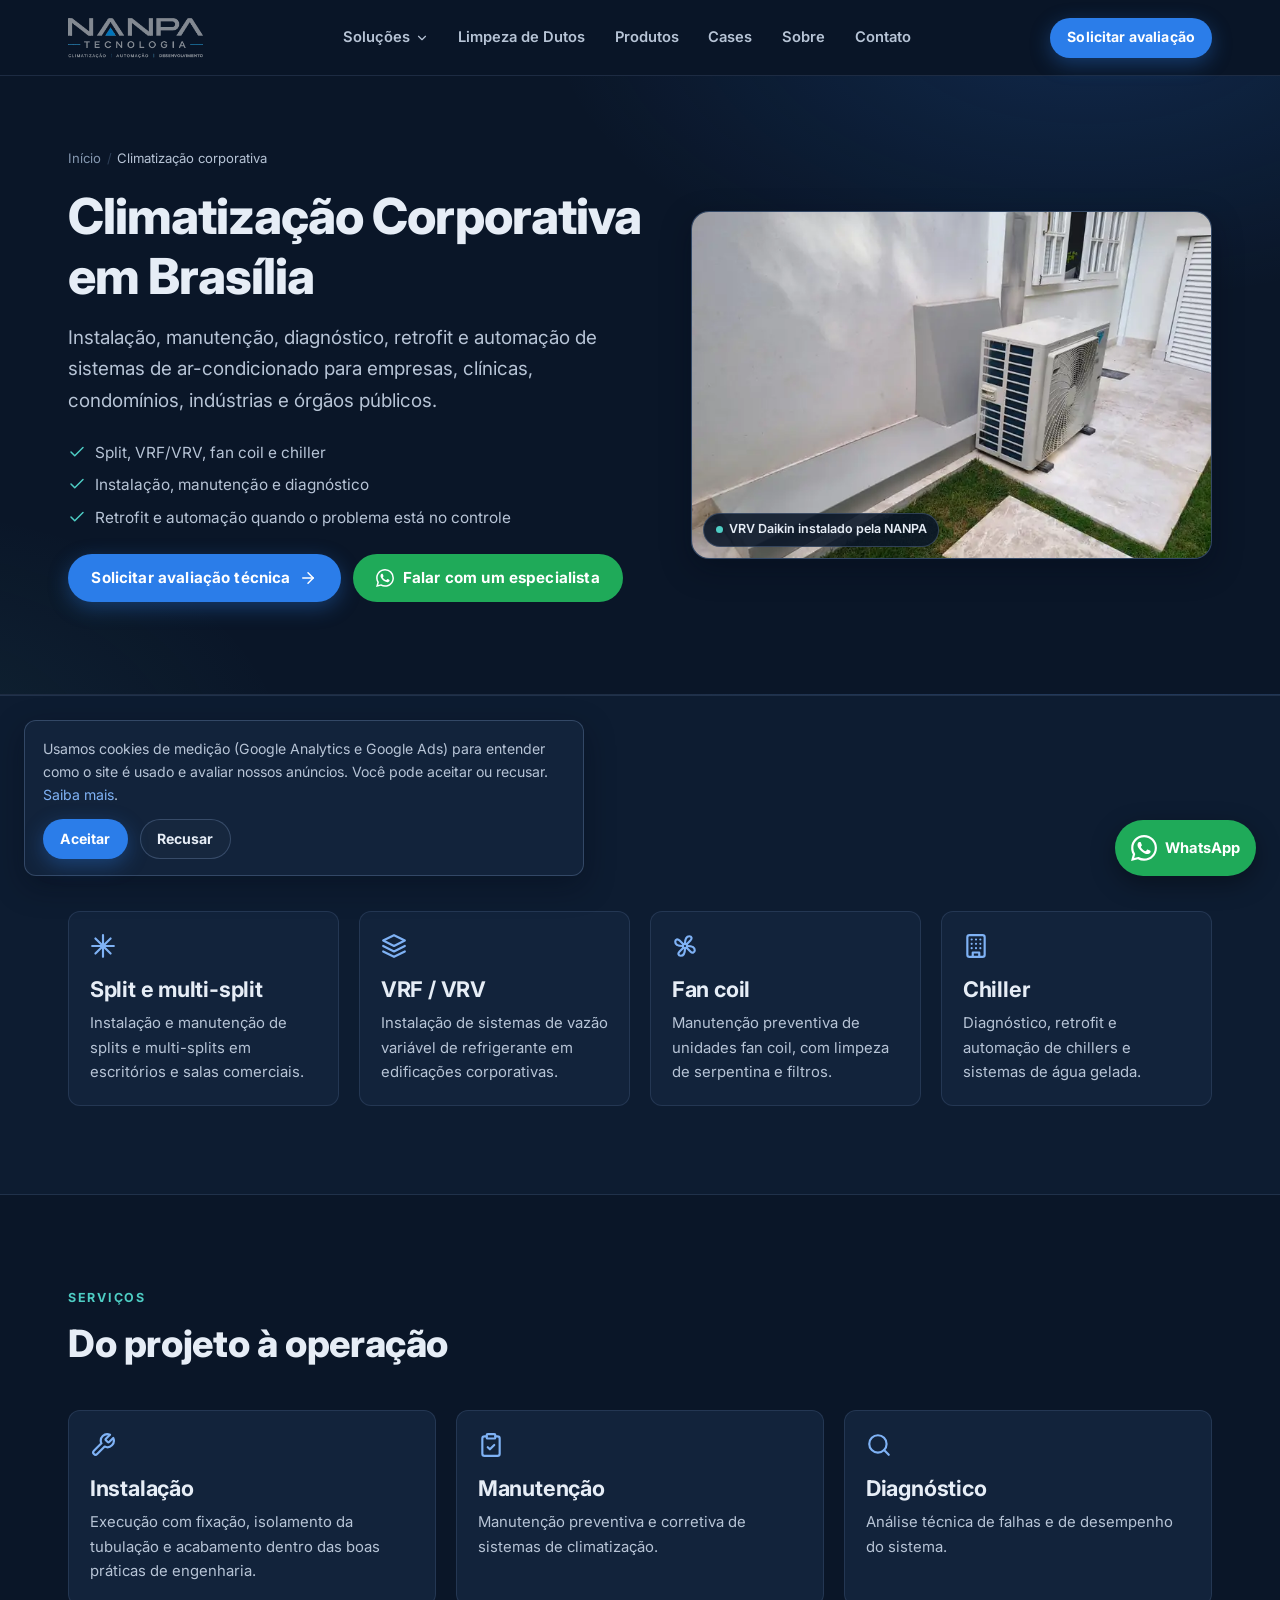
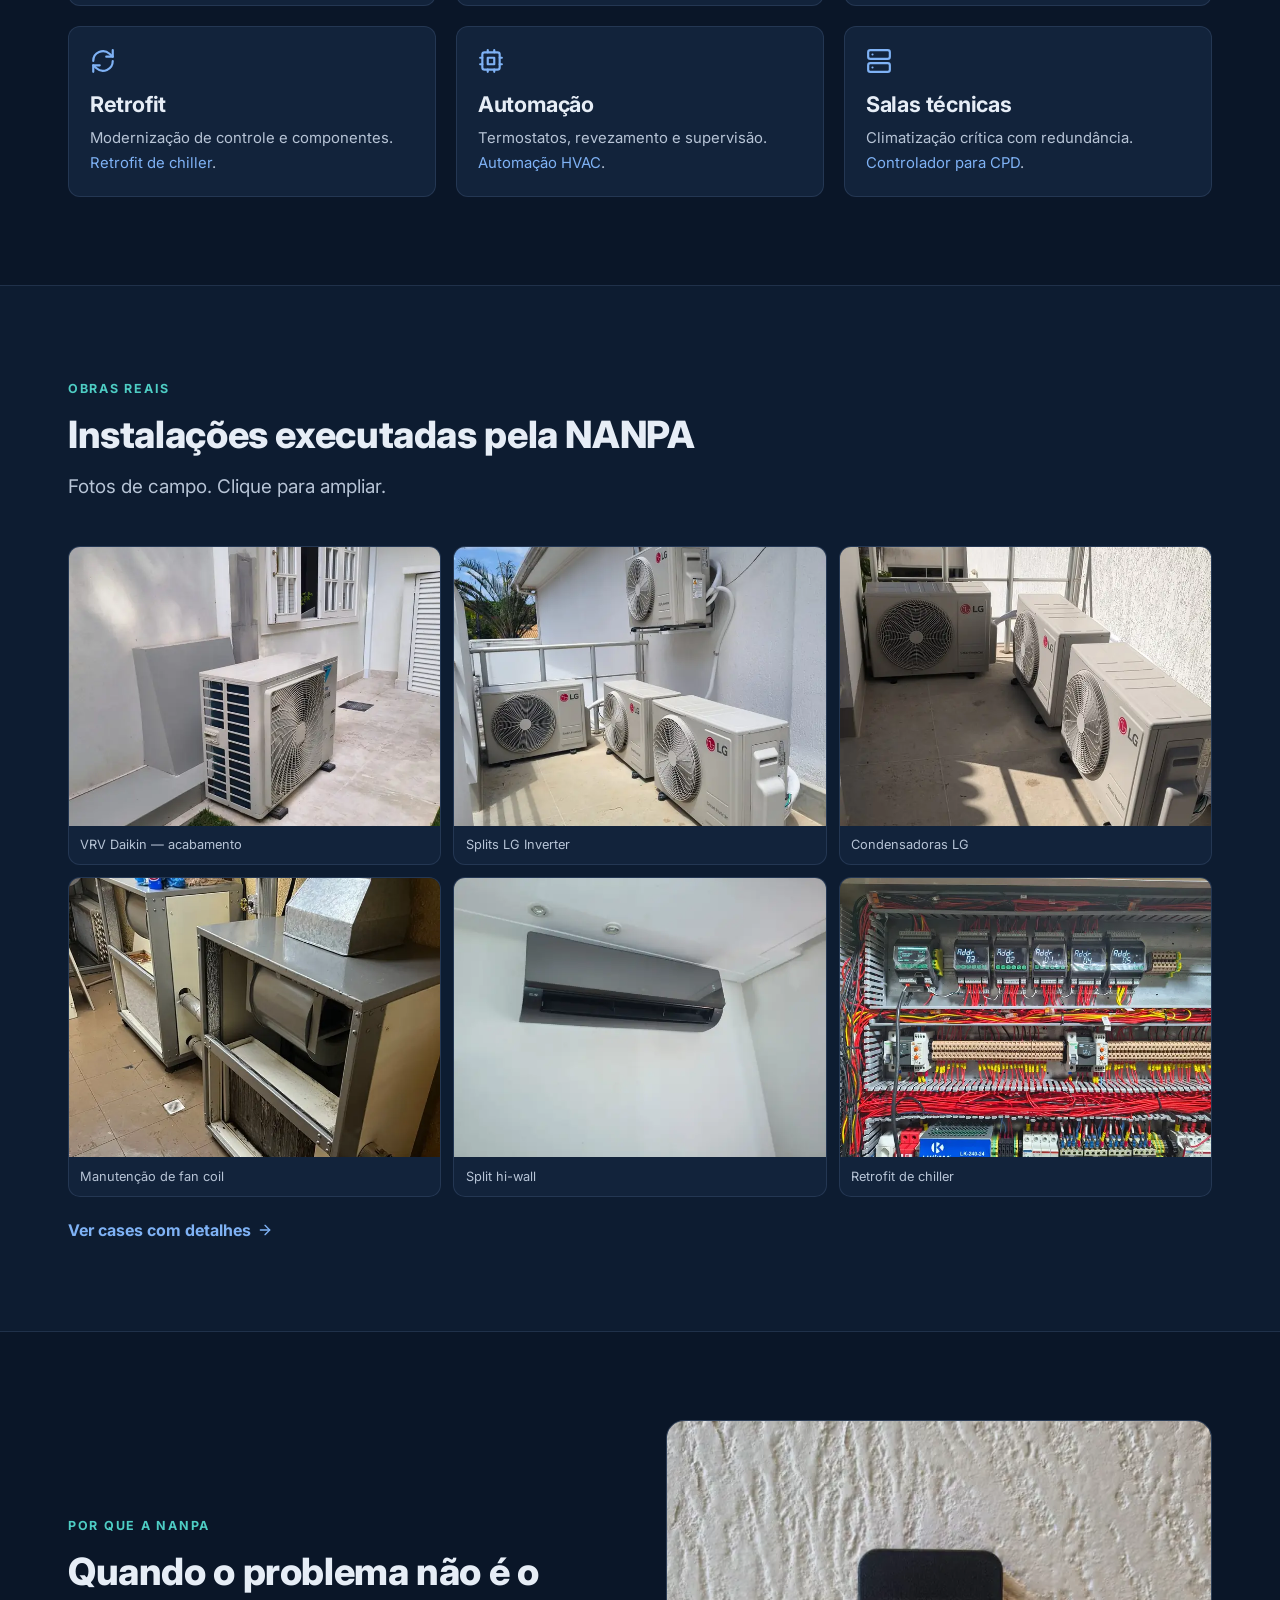
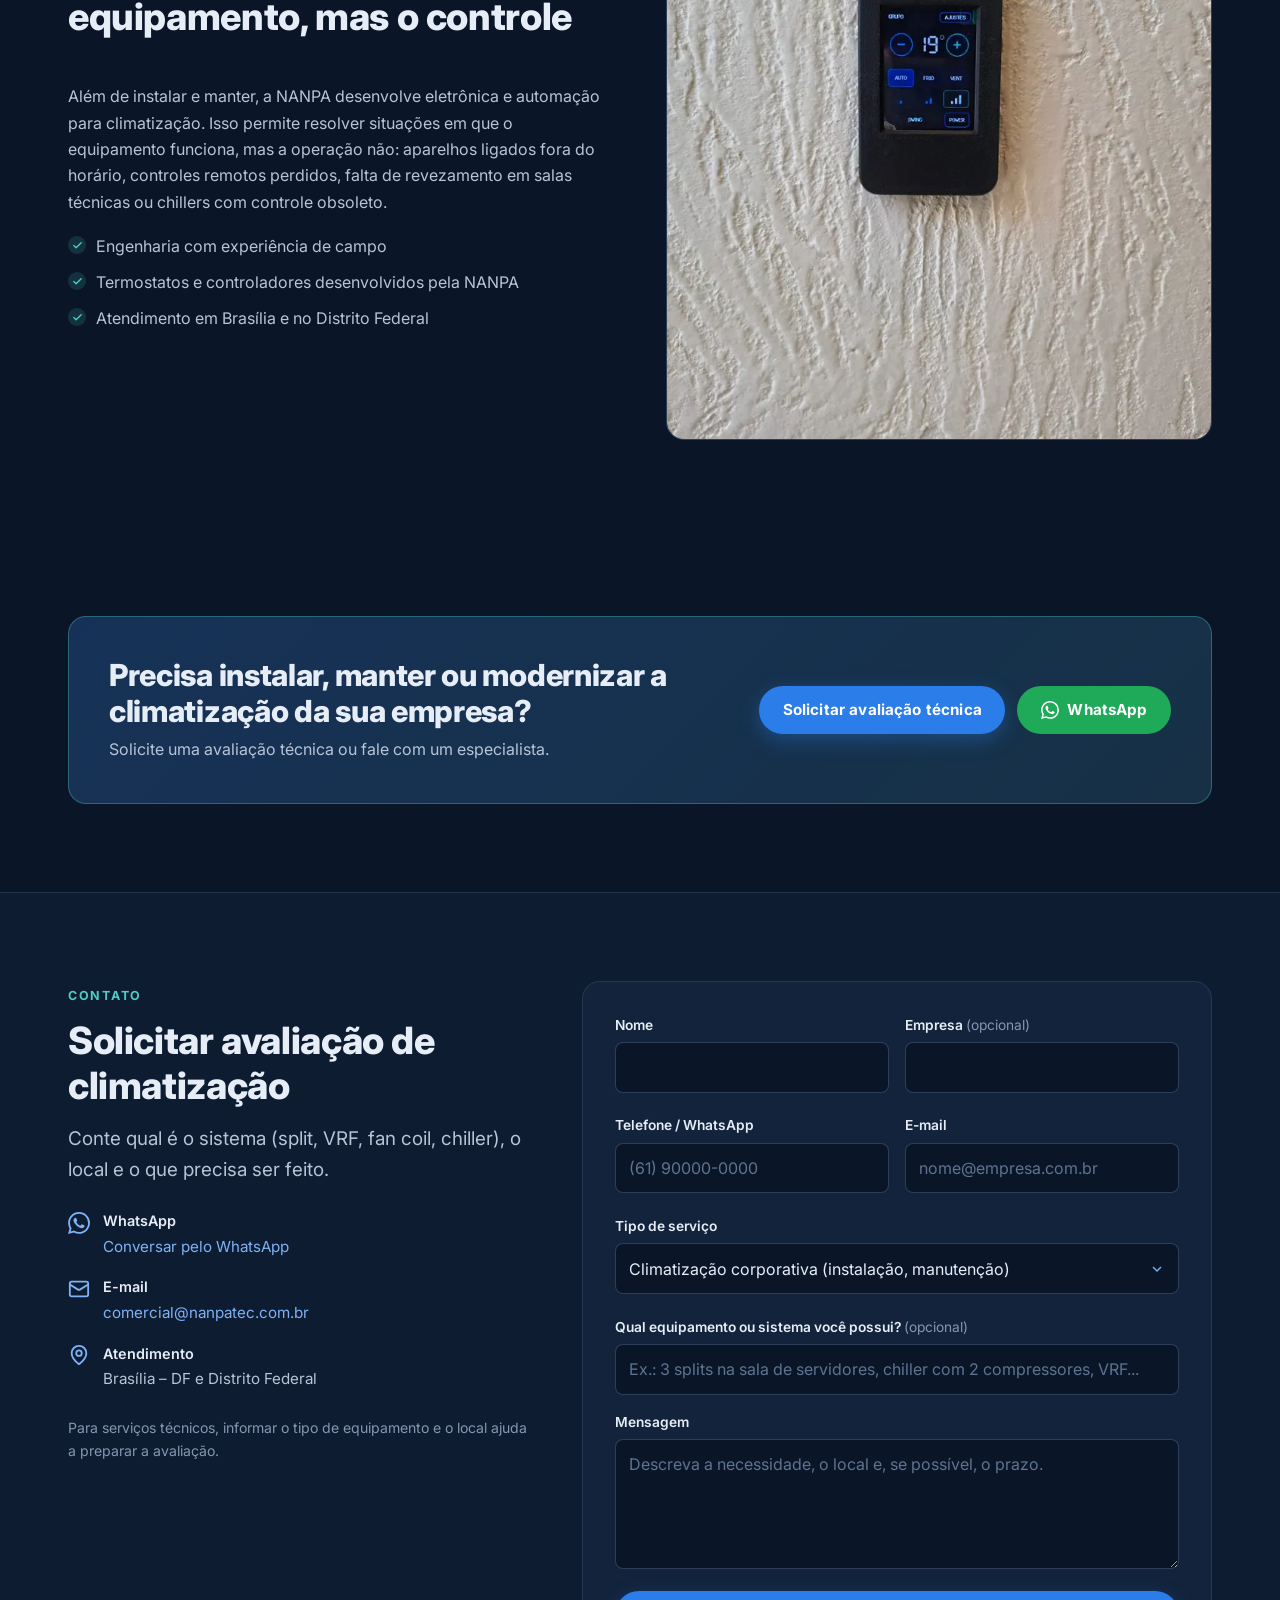
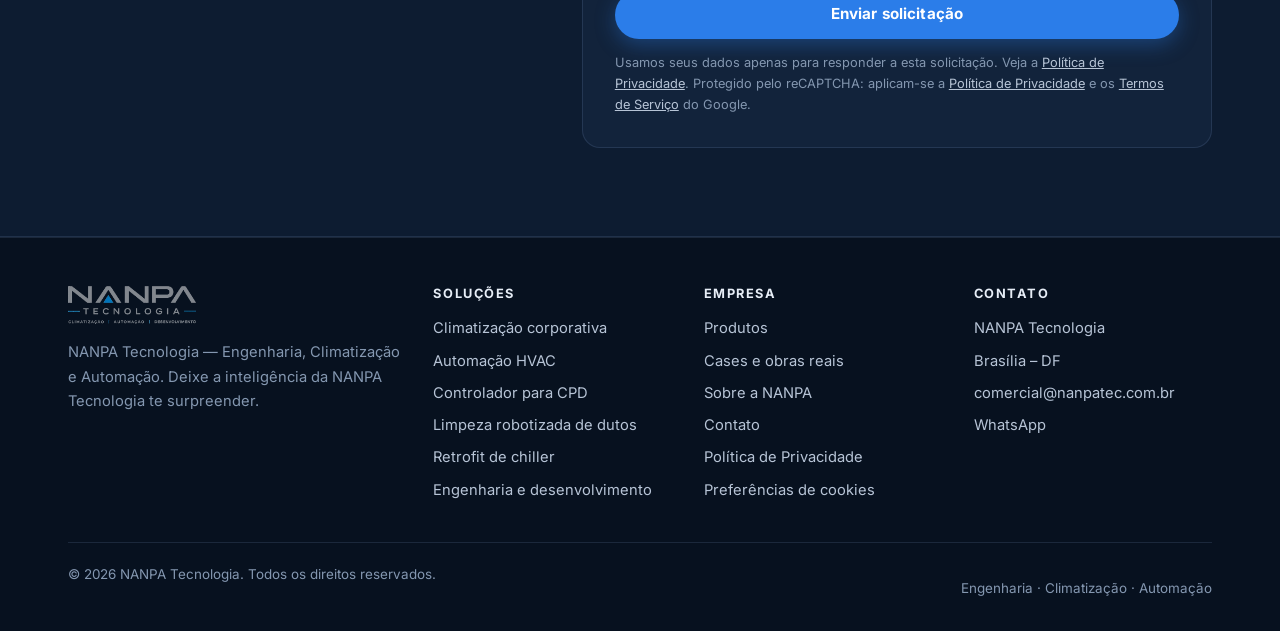
<file: climatizacao-corporativa-brasilia.html>
<!DOCTYPE html>
<html lang="pt-BR">
<head>
<!-- Google tag (gtag.js) — Google Ads AW-362399380 -->
<script async src="https://www.googletagmanager.com/gtag/js?id=AW-362399380"></script>
<script src="/js/gtag-init.js?v=1.0.0"></script>
<meta charset="UTF-8">
<meta name="viewport" content="width=device-width, initial-scale=1">
<title>Climatização Corporativa em Brasília | HVAC | NANPA Tecnologia</title>
<meta name="description" content="Instalação, manutenção, diagnóstico, retrofit e automação de sistemas split, VRF/VRV, fan coil e chiller para empresas em Brasília-DF.">
<meta name="robots" content="index, follow, max-image-preview:large">
<link rel="canonical" href="https://nanpatec.com.br/climatizacao-corporativa-brasilia">
<meta name="theme-color" content="#0a1628">
<meta property="og:type" content="website">
<meta property="og:locale" content="pt_BR">
<meta property="og:site_name" content="NANPA Tecnologia">
<meta property="og:title" content="Climatização Corporativa em Brasília | HVAC | NANPA Tecnologia">
<meta property="og:description" content="Instalação, manutenção, diagnóstico, retrofit e automação de sistemas split, VRF/VRV, fan coil e chiller para empresas em Brasília-DF.">
<meta property="og:url" content="https://nanpatec.com.br/climatizacao-corporativa-brasilia">
<meta property="og:image" content="https://nanpatec.com.br/assets/img/og-nanpa-tecnologia.jpg">
<meta property="og:image:width" content="1200">
<meta property="og:image:height" content="630">
<meta name="twitter:card" content="summary_large_image">
<meta name="twitter:title" content="Climatização Corporativa em Brasília | HVAC | NANPA Tecnologia">
<meta name="twitter:description" content="Instalação, manutenção, diagnóstico, retrofit e automação de sistemas split, VRF/VRV, fan coil e chiller para empresas em Brasília-DF.">
<meta name="twitter:image" content="https://nanpatec.com.br/assets/img/og-nanpa-tecnologia.jpg">
<meta name="recaptcha-sitekey" content="6Lcwec4tAAAAAKurwTqKWwbZJPSHu0DMRDupl4bo">
<meta name="gtm-id" content="">
<link rel="icon" href="/favicon.svg" type="image/svg+xml">
<link rel="icon" href="/favicon-32.png" sizes="32x32" type="image/png">
<link rel="apple-touch-icon" href="/apple-touch-icon.png">
<link rel="preconnect" href="https://fonts.googleapis.com">
<link rel="preconnect" href="https://fonts.gstatic.com" crossorigin>
<link rel="stylesheet" href="https://fonts.googleapis.com/css2?family=Inter:wght@400;500;600;700;800&amp;display=swap">
<link rel="preload" as="image" href="/assets/img/opt/vrv-daikin-instalacao-720.webp" imagesrcset="/assets/img/opt/vrv-daikin-instalacao-720.webp 720w, /assets/img/opt/vrv-daikin-instalacao-1400.webp 1400w" imagesizes="(min-width: 960px) 50vw, 100vw" fetchpriority="high">
<link rel="stylesheet" href="/css/site.css?v=3.0.0">
<script src="/js/main.js?v=3.3.0" defer></script>
<script type="application/ld+json">{"@context":"https://schema.org","@graph":[{"@type":"HVACBusiness","@id":"https://nanpatec.com.br/#empresa","name":"NANPA Tecnologia","alternateName":"NANPA Tecnologia — Engenharia, Climatização e Automação","url":"https://nanpatec.com.br/","logo":"https://nanpatec.com.br/assets/img/opt/logo-nanpa.png","image":"https://nanpatec.com.br/assets/img/og-nanpa-tecnologia.jpg","email":"comercial@nanpatec.com.br","slogan":"Deixe a inteligência da NANPA Tecnologia te surpreender.","description":"Engenharia, climatização e automação em Brasília-DF: HVAC corporativo, automação para CPD, limpeza robotizada de dutos, retrofit de chiller e desenvolvimento de soluções especiais.","address":{"@type":"PostalAddress","addressLocality":"Brasília","addressRegion":"DF","addressCountry":"BR"},"areaServed":[{"@type":"City","name":"Brasília"},{"@type":"AdministrativeArea","name":"Distrito Federal"}],"knowsAbout":["HVAC","Climatização corporativa","Automação de ar-condicionado","Climatização de CPD","Limpeza de dutos de ar-condicionado","Retrofit de chiller","Desenvolvimento eletrônico","Firmware","IoT"]},{"@type":"Service","name":"Climatização corporativa","serviceType":"Instalação e manutenção de ar-condicionado (HVAC)","description":"Instalação, manutenção, diagnóstico, retrofit e automação de sistemas split, VRF/VRV, fan coil e chiller para empresas em Brasília-DF.","url":"https://nanpatec.com.br/climatizacao-corporativa-brasilia","provider":{"@id":"https://nanpatec.com.br/#empresa"},"areaServed":[{"@type":"City","name":"Brasília"},{"@type":"AdministrativeArea","name":"Distrito Federal"}]},{"@type":"BreadcrumbList","itemListElement":[{"@type":"ListItem","position":1,"name":"Início","item":"https://nanpatec.com.br/"},{"@type":"ListItem","position":2,"name":"Climatização corporativa","item":"https://nanpatec.com.br/climatizacao-corporativa-brasilia"}]}]}</script>
</head>
<body data-wa-topic="climatizacao" data-page-key="lp_climatizacao_corporativa">
<a class="skip-link" href="#conteudo">Pular para o conteúdo</a>
<header class="site-header">
  <div class="container">
    <a class="brand" href="/" aria-label="NANPA Tecnologia — página inicial">
      <img src="/assets/img/opt/logo-nanpa-dark.webp" alt="NANPA Tecnologia" width="480" height="142">
    </a>
    <nav class="nav" id="site-nav" aria-label="Menu principal">
      <ul class="nav-list">
        <li class="nav-drop">
          <button class="nav-drop-btn" type="button" aria-expanded="false" aria-controls="menu-solucoes">Soluções <svg viewBox="0 0 24 24" fill="none" stroke="currentColor" stroke-width="2" stroke-linecap="round" stroke-linejoin="round" aria-hidden="true"><path d="m6 9 6 6 6-6"/></svg></button>
          <div class="nav-drop-menu" id="menu-solucoes">
            <a href="/climatizacao-corporativa-brasilia" aria-current="page">Climatização corporativa<span>Split, VRF/VRV, fan coil e chiller</span></a>
<a href="/automacao-hvac-brasilia">Automação HVAC<span>Controle, supervisão e integração</span></a>
<a href="/controlador-ar-condicionado-cpd">Controlador para CPD<span>Revezamento e redundância em salas técnicas</span></a>
<a href="/limpeza-dutos-ar-condicionado-brasilia">Limpeza robotizada de dutos<span>Inspeção por vídeo e escovação mecânica</span></a>
<a href="/retrofit-chiller-brasilia">Retrofit de chiller<span>Modernização de controle e automação</span></a>
<a href="/engenharia-desenvolvimento">Engenharia e desenvolvimento<span>Eletrônica, firmware, IoT e soluções especiais</span></a>
          </div>
        </li>
        <li><a class="nav-link" href="/limpeza-dutos-ar-condicionado-brasilia">Limpeza de Dutos</a></li>
        <li><a class="nav-link" href="/produtos">Produtos</a></li>
        <li><a class="nav-link" href="/cases">Cases</a></li>
        <li><a class="nav-link" href="/#sobre">Sobre</a></li>
        <li><a class="nav-link" href="#contato">Contato</a></li>
      </ul>
    </nav>
    <div class="header-actions">
      <a class="btn btn-primary btn-sm header-cta" href="#contato" data-cta="header_solicitar_avaliacao">Solicitar avaliação</a>
      <button class="nav-toggle" type="button" aria-label="Abrir menu" aria-expanded="false" aria-controls="site-nav"><span></span><span></span><span></span></button>
    </div>
  </div>
</header>
<main id="conteudo">
<section class="hero">
  <div class="container hero-grid">
    <div>
      <nav class="breadcrumb" aria-label="Você está em"><ol><li><a href="/">Início</a></li><li><span aria-current="page">Climatização corporativa</span></li></ol></nav>
      <h1>Climatização Corporativa em Brasília</h1>
      <p class="lead">Instalação, manutenção, diagnóstico, retrofit e automação de sistemas de ar-condicionado para empresas, clínicas, condomínios, indústrias e órgãos públicos.</p>
      <ul class="hero-points"><li><svg viewBox="0 0 24 24" fill="none" stroke="currentColor" stroke-width="2" stroke-linecap="round" stroke-linejoin="round" aria-hidden="true"><polyline points="20 6 9 17 4 12"/></svg><span>Split, VRF/VRV, fan coil e chiller</span></li><li><svg viewBox="0 0 24 24" fill="none" stroke="currentColor" stroke-width="2" stroke-linecap="round" stroke-linejoin="round" aria-hidden="true"><polyline points="20 6 9 17 4 12"/></svg><span>Instalação, manutenção e diagnóstico</span></li><li><svg viewBox="0 0 24 24" fill="none" stroke="currentColor" stroke-width="2" stroke-linecap="round" stroke-linejoin="round" aria-hidden="true"><polyline points="20 6 9 17 4 12"/></svg><span>Retrofit e automação quando o problema está no controle</span></li></ul>
      <div class="btn-row"><a class="btn btn-primary" href="#contato" data-cta="climatizacao_hero_avaliacao" data-service="climatizacao">Solicitar avaliação técnica <svg viewBox="0 0 24 24" fill="none" stroke="currentColor" stroke-width="2" stroke-linecap="round" stroke-linejoin="round" aria-hidden="true"><path d="M5 12h14"/><path d="m12 5 7 7-7 7"/></svg></a><a href="#" class="btn btn-wa js-wa" data-wa-topic="climatizacao" data-cta-location="climatizacao_hero"><svg viewBox="0 0 24 24" fill="currentColor" aria-hidden="true"><path d="M17.472 14.382c-.297-.149-1.758-.867-2.03-.967-.273-.099-.471-.148-.67.15-.197.297-.767.966-.94 1.164-.173.199-.347.223-.644.075-.297-.15-1.255-.463-2.39-1.475-.883-.788-1.48-1.761-1.653-2.059-.173-.297-.018-.458.13-.606.134-.133.298-.347.446-.52.149-.174.198-.298.298-.497.099-.198.05-.371-.025-.52-.075-.149-.669-1.612-.916-2.207-.242-.579-.487-.5-.669-.51-.173-.008-.371-.01-.57-.01-.198 0-.52.074-.792.372-.272.297-1.04 1.016-1.04 2.479 0 1.462 1.065 2.875 1.213 3.074.149.198 2.096 3.2 5.077 4.487.709.306 1.262.489 1.694.625.712.227 1.36.195 1.871.118.571-.085 1.758-.719 2.006-1.413.248-.694.248-1.289.173-1.413-.074-.124-.272-.198-.57-.347m-5.421 7.403h-.004a9.87 9.87 0 0 1-5.031-1.378l-.361-.214-3.741.982.998-3.648-.235-.374a9.86 9.86 0 0 1-1.51-5.26c.001-5.45 4.436-9.884 9.888-9.884 2.64 0 5.122 1.03 6.988 2.898a9.825 9.825 0 0 1 2.893 6.994c-.003 5.45-4.437 9.884-9.885 9.884m8.413-18.297A11.815 11.815 0 0 0 12.05 0C5.495 0 .16 5.335.157 11.892c0 2.096.547 4.142 1.588 5.945L.057 24l6.305-1.654a11.882 11.882 0 0 0 5.683 1.448h.005c6.554 0 11.89-5.335 11.893-11.893a11.821 11.821 0 0 0-3.48-8.413z"/></svg><span>Falar com um especialista</span></a></div>
    </div>
    <figure class="hero-media"><img src="/assets/img/opt/vrv-daikin-instalacao-720.webp" srcset="/assets/img/opt/vrv-daikin-instalacao-720.webp 720w, /assets/img/opt/vrv-daikin-instalacao-1400.webp 1400w" sizes="(min-width: 960px) 50vw, 100vw" width="1400" height="1050" alt="Unidade condensadora VRV Daikin instalada pela NANPA" loading="eager" fetchpriority="high" decoding="async"><figcaption class="media-tag"><span class="dot"></span>VRV Daikin instalado pela NANPA</figcaption></figure>
  </div>
</section><section class="section section--alt"><div class="container"><div class="section-head"><span class="eyebrow">Sistemas</span><h2>Sistemas que atendemos</h2></div><div class="grid grid-4"><div class="icon-card"><svg viewBox="0 0 24 24" fill="none" stroke="currentColor" stroke-width="2" stroke-linecap="round" stroke-linejoin="round" aria-hidden="true"><path d="M12 2v20M2 12h20M5 5l14 14M19 5 5 19"/></svg><h3>Split e multi-split</h3><p>Instalação e manutenção de splits e multi-splits em escritórios e salas comerciais.</p></div><div class="icon-card"><svg viewBox="0 0 24 24" fill="none" stroke="currentColor" stroke-width="2" stroke-linecap="round" stroke-linejoin="round" aria-hidden="true"><path d="m12 2 10 5-10 5L2 7l10-5z"/><path d="m2 17 10 5 10-5"/><path d="m2 12 10 5 10-5"/></svg><h3>VRF / VRV</h3><p>Instalação de sistemas de vazão variável de refrigerante em edificações corporativas.</p></div><div class="icon-card"><svg viewBox="0 0 24 24" fill="none" stroke="currentColor" stroke-width="2" stroke-linecap="round" stroke-linejoin="round" aria-hidden="true"><circle cx="12" cy="12" r="2"/><path d="M12 10c0-4 1-7 4-7 2 0 3 2 1 4l-3 3"/><path d="M14 12c4 0 7 1 7 4 0 2-2 3-4 1l-3-3"/><path d="M12 14c0 4-1 7-4 7-2 0-3-2-1-4l3-3"/><path d="M10 12c-4 0-7-1-7-4 0-2 2-3 4-1l3 3"/></svg><h3>Fan coil</h3><p>Manutenção preventiva de unidades fan coil, com limpeza de serpentina e filtros.</p></div><div class="icon-card"><svg viewBox="0 0 24 24" fill="none" stroke="currentColor" stroke-width="2" stroke-linecap="round" stroke-linejoin="round" aria-hidden="true"><rect x="4" y="2" width="16" height="20" rx="2"/><path d="M9 22v-4h6v4M8 6h.01M16 6h.01M12 6h.01M12 10h.01M12 14h.01M16 10h.01M16 14h.01M8 10h.01M8 14h.01"/></svg><h3>Chiller</h3><p>Diagnóstico, retrofit e automação de chillers e sistemas de água gelada.</p></div></div></div></section><section class="section"><div class="container"><div class="section-head"><span class="eyebrow">Serviços</span><h2>Do projeto à operação</h2></div><div class="grid grid-3"><div class="icon-card"><svg viewBox="0 0 24 24" fill="none" stroke="currentColor" stroke-width="2" stroke-linecap="round" stroke-linejoin="round" aria-hidden="true"><path d="M14.7 6.3a1 1 0 0 0 0 1.4l1.6 1.6a1 1 0 0 0 1.4 0l3.77-3.77a6 6 0 0 1-7.94 7.94l-6.91 6.91a2.12 2.12 0 0 1-3-3l6.91-6.91a6 6 0 0 1 7.94-7.94l-3.76 3.76z"/></svg><h3>Instalação</h3><p>Execução com fixação, isolamento da tubulação e acabamento dentro das boas práticas de engenharia.</p></div><div class="icon-card"><svg viewBox="0 0 24 24" fill="none" stroke="currentColor" stroke-width="2" stroke-linecap="round" stroke-linejoin="round" aria-hidden="true"><rect x="8" y="2" width="8" height="4" rx="1"/><path d="M16 4h2a2 2 0 0 1 2 2v14a2 2 0 0 1-2 2H6a2 2 0 0 1-2-2V6a2 2 0 0 1 2-2h2"/><path d="m9 14 2 2 4-4"/></svg><h3>Manutenção</h3><p>Manutenção preventiva e corretiva de sistemas de climatização.</p></div><div class="icon-card"><svg viewBox="0 0 24 24" fill="none" stroke="currentColor" stroke-width="2" stroke-linecap="round" stroke-linejoin="round" aria-hidden="true"><circle cx="11" cy="11" r="8"/><path d="m21 21-4.3-4.3"/></svg><h3>Diagnóstico</h3><p>Análise técnica de falhas e de desempenho do sistema.</p></div><div class="icon-card"><svg viewBox="0 0 24 24" fill="none" stroke="currentColor" stroke-width="2" stroke-linecap="round" stroke-linejoin="round" aria-hidden="true"><path d="M21 2v6h-6"/><path d="M3 12a9 9 0 0 1 15-6.7L21 8"/><path d="M3 22v-6h6"/><path d="M21 12a9 9 0 0 1-15 6.7L3 16"/></svg><h3>Retrofit</h3><p>Modernização de controle e componentes. <a href='/retrofit-chiller-brasilia'>Retrofit de chiller</a>.</p></div><div class="icon-card"><svg viewBox="0 0 24 24" fill="none" stroke="currentColor" stroke-width="2" stroke-linecap="round" stroke-linejoin="round" aria-hidden="true"><rect x="4" y="4" width="16" height="16" rx="2"/><rect x="9" y="9" width="6" height="6"/><path d="M9 2v2M15 2v2M9 20v2M15 20v2M2 9h2M2 15h2M20 9h2M20 15h2"/></svg><h3>Automação</h3><p>Termostatos, revezamento e supervisão. <a href='/automacao-hvac-brasilia'>Automação HVAC</a>.</p></div><div class="icon-card"><svg viewBox="0 0 24 24" fill="none" stroke="currentColor" stroke-width="2" stroke-linecap="round" stroke-linejoin="round" aria-hidden="true"><rect x="2" y="2" width="20" height="8" rx="2"/><rect x="2" y="14" width="20" height="8" rx="2"/><path d="M6 6h.01M6 18h.01"/></svg><h3>Salas técnicas</h3><p>Climatização crítica com redundância. <a href='/controlador-ar-condicionado-cpd'>Controlador para CPD</a>.</p></div></div></div></section><section class="section section--alt"><div class="container"><div class="section-head"><span class="eyebrow">Obras reais</span><h2>Instalações executadas pela NANPA</h2><p class="lead">Fotos de campo. Clique para ampliar.</p></div><div class="gallery">
<figure><img src="/assets/img/opt/vrv-daikin-condensadora-720.webp" srcset="/assets/img/opt/vrv-daikin-condensadora-720.webp 720w, /assets/img/opt/vrv-daikin-condensadora-1200.webp 1200w" sizes="(min-width: 1100px) 25vw, (min-width: 768px) 33vw, 50vw" width="1200" height="1600" alt="Unidade condensadora VRV Daikin com tubulação isolada" loading="lazy" decoding="async" data-full="/assets/img/opt/vrv-daikin-condensadora-1200.webp"><figcaption>VRV Daikin — acabamento</figcaption></figure>
<figure><img src="/assets/img/opt/splits-lg-inverter-720.webp" srcset="/assets/img/opt/splits-lg-inverter-720.webp 720w, /assets/img/opt/splits-lg-inverter-1200.webp 1200w" sizes="(min-width: 1100px) 25vw, (min-width: 768px) 33vw, 50vw" width="1200" height="1600" alt="Condensadoras de splits LG Inverter instaladas" loading="lazy" decoding="async" data-full="/assets/img/opt/splits-lg-inverter-1200.webp"><figcaption>Splits LG Inverter</figcaption></figure>
<figure><img src="/assets/img/opt/condensadoras-lg-finalizacao-720.webp" srcset="/assets/img/opt/condensadoras-lg-finalizacao-720.webp 720w, /assets/img/opt/condensadoras-lg-finalizacao-899.webp 899w" sizes="(min-width: 1100px) 25vw, (min-width: 768px) 33vw, 50vw" width="899" height="1599" alt="Instalação finalizada de condensadoras LG" loading="lazy" decoding="async" data-full="/assets/img/opt/condensadoras-lg-finalizacao-899.webp"><figcaption>Condensadoras LG</figcaption></figure>
<figure><img src="/assets/img/opt/fan-coil-manutencao-720.webp" srcset="/assets/img/opt/fan-coil-manutencao-720.webp 720w, /assets/img/opt/fan-coil-manutencao-1200.webp 1200w" sizes="(min-width: 1100px) 25vw, (min-width: 768px) 33vw, 50vw" width="1200" height="1600" alt="Manutenção de unidade fan coil" loading="lazy" decoding="async" data-full="/assets/img/opt/fan-coil-manutencao-1200.webp"><figcaption>Manutenção de fan coil</figcaption></figure>
<figure><img src="/assets/img/opt/split-hi-wall-720.webp" srcset="/assets/img/opt/split-hi-wall-720.webp 720w, /assets/img/opt/split-hi-wall-1400.webp 1400w" sizes="(min-width: 1100px) 25vw, (min-width: 768px) 33vw, 50vw" width="1400" height="1050" alt="Evaporadora split hi-wall instalada" loading="lazy" decoding="async" data-full="/assets/img/opt/split-hi-wall-1400.webp"><figcaption>Split hi-wall</figcaption></figure>
<figure><img src="/assets/img/opt/retrofit-chiller-painel-720.webp" srcset="/assets/img/opt/retrofit-chiller-painel-720.webp 720w, /assets/img/opt/retrofit-chiller-painel-1400.webp 1400w" sizes="(min-width: 1100px) 25vw, (min-width: 768px) 33vw, 50vw" width="1400" height="1050" alt="Painel de retrofit de chiller" loading="lazy" decoding="async" data-full="/assets/img/opt/retrofit-chiller-painel-1400.webp"><figcaption>Retrofit de chiller</figcaption></figure>
</div><p style="margin-top:1.25rem"><a class="link-arrow" href="/cases">Ver cases com detalhes <svg viewBox="0 0 24 24" fill="none" stroke="currentColor" stroke-width="2" stroke-linecap="round" stroke-linejoin="round" aria-hidden="true"><path d="M5 12h14"/><path d="m12 5 7 7-7 7"/></svg></a></p></div></section><section class="section"><div class="container"><div class="split">
  <div>
    <div class="section-head"><span class="eyebrow">Por que a NANPA</span><h2>Quando o problema não é o equipamento, mas o controle</h2></div>
    <p>Além de instalar e manter, a NANPA desenvolve eletrônica e automação para climatização. Isso permite resolver situações em que o equipamento funciona, mas a operação não: aparelhos ligados fora do horário, controles remotos perdidos, falta de revezamento em salas técnicas ou chillers com controle obsoleto.</p>
    <ul class="check-list">
      <li>Engenharia com experiência de campo</li>
      <li>Termostatos e controladores desenvolvidos pela NANPA</li>
      <li>Atendimento em Brasília e no Distrito Federal</li>
    </ul>
  </div>
  <figure class="split-media"><img src="/assets/img/opt/termostato-ir-instalado-720.webp" srcset="/assets/img/opt/termostato-ir-instalado-720.webp 720w, /assets/img/opt/termostato-ir-instalado-1200.webp 1200w" sizes="(min-width: 960px) 50vw, 100vw" width="1200" height="1600" alt="Termostato IR de parede NANPA instalado em ambiente corporativo" loading="lazy" decoding="async" data-full="/assets/img/opt/termostato-ir-instalado-1200.webp"></figure>
</div></div></section><section class="section"><div class="container"><div class="cta-band">
  <div>
    <h2>Precisa instalar, manter ou modernizar a climatização da sua empresa?</h2>
    <p>Solicite uma avaliação técnica ou fale com um especialista.</p>
  </div>
  <div class="btn-row">
    <a class="btn btn-primary" href="#contato" data-cta="climatizacao_cta_avaliacao">Solicitar avaliação técnica</a>
    <a href="#" class="btn btn-wa js-wa" data-wa-topic="climatizacao" data-cta-location="climatizacao_cta"><svg viewBox="0 0 24 24" fill="currentColor" aria-hidden="true"><path d="M17.472 14.382c-.297-.149-1.758-.867-2.03-.967-.273-.099-.471-.148-.67.15-.197.297-.767.966-.94 1.164-.173.199-.347.223-.644.075-.297-.15-1.255-.463-2.39-1.475-.883-.788-1.48-1.761-1.653-2.059-.173-.297-.018-.458.13-.606.134-.133.298-.347.446-.52.149-.174.198-.298.298-.497.099-.198.05-.371-.025-.52-.075-.149-.669-1.612-.916-2.207-.242-.579-.487-.5-.669-.51-.173-.008-.371-.01-.57-.01-.198 0-.52.074-.792.372-.272.297-1.04 1.016-1.04 2.479 0 1.462 1.065 2.875 1.213 3.074.149.198 2.096 3.2 5.077 4.487.709.306 1.262.489 1.694.625.712.227 1.36.195 1.871.118.571-.085 1.758-.719 2.006-1.413.248-.694.248-1.289.173-1.413-.074-.124-.272-.198-.57-.347m-5.421 7.403h-.004a9.87 9.87 0 0 1-5.031-1.378l-.361-.214-3.741.982.998-3.648-.235-.374a9.86 9.86 0 0 1-1.51-5.26c.001-5.45 4.436-9.884 9.888-9.884 2.64 0 5.122 1.03 6.988 2.898a9.825 9.825 0 0 1 2.893 6.994c-.003 5.45-4.437 9.884-9.885 9.884m8.413-18.297A11.815 11.815 0 0 0 12.05 0C5.495 0 .16 5.335.157 11.892c0 2.096.547 4.142 1.588 5.945L.057 24l6.305-1.654a11.882 11.882 0 0 0 5.683 1.448h.005c6.554 0 11.89-5.335 11.893-11.893a11.821 11.821 0 0 0-3.48-8.413z"/></svg><span>WhatsApp</span></a>
  </div>
</div></div></section><section class="section section--alt" id="contato" aria-labelledby="contato-titulo">
  <div class="container contact-grid">
    <div>
      <span class="eyebrow">Contato</span>
      <h2 id="contato-titulo">Solicitar avaliação de climatização</h2>
      <p class="lead">Conte qual é o sistema (split, VRF, fan coil, chiller), o local e o que precisa ser feito.</p>
      <ul class="contact-list">
        <li><svg viewBox="0 0 24 24" fill="currentColor" aria-hidden="true"><path d="M17.472 14.382c-.297-.149-1.758-.867-2.03-.967-.273-.099-.471-.148-.67.15-.197.297-.767.966-.94 1.164-.173.199-.347.223-.644.075-.297-.15-1.255-.463-2.39-1.475-.883-.788-1.48-1.761-1.653-2.059-.173-.297-.018-.458.13-.606.134-.133.298-.347.446-.52.149-.174.198-.298.298-.497.099-.198.05-.371-.025-.52-.075-.149-.669-1.612-.916-2.207-.242-.579-.487-.5-.669-.51-.173-.008-.371-.01-.57-.01-.198 0-.52.074-.792.372-.272.297-1.04 1.016-1.04 2.479 0 1.462 1.065 2.875 1.213 3.074.149.198 2.096 3.2 5.077 4.487.709.306 1.262.489 1.694.625.712.227 1.36.195 1.871.118.571-.085 1.758-.719 2.006-1.413.248-.694.248-1.289.173-1.413-.074-.124-.272-.198-.57-.347m-5.421 7.403h-.004a9.87 9.87 0 0 1-5.031-1.378l-.361-.214-3.741.982.998-3.648-.235-.374a9.86 9.86 0 0 1-1.51-5.26c.001-5.45 4.436-9.884 9.888-9.884 2.64 0 5.122 1.03 6.988 2.898a9.825 9.825 0 0 1 2.893 6.994c-.003 5.45-4.437 9.884-9.885 9.884m8.413-18.297A11.815 11.815 0 0 0 12.05 0C5.495 0 .16 5.335.157 11.892c0 2.096.547 4.142 1.588 5.945L.057 24l6.305-1.654a11.882 11.882 0 0 0 5.683 1.448h.005c6.554 0 11.89-5.335 11.893-11.893a11.821 11.821 0 0 0-3.48-8.413z"/></svg><div><strong>WhatsApp</strong><a href="#" class="js-wa" data-wa-topic="climatizacao" data-cta-location="contato_lista">Conversar pelo WhatsApp</a></div></li>
        <li><svg viewBox="0 0 24 24" fill="none" stroke="currentColor" stroke-width="2" stroke-linecap="round" stroke-linejoin="round" aria-hidden="true"><rect width="20" height="16" x="2" y="4" rx="2"/><path d="m22 7-8.97 5.7a1.94 1.94 0 0 1-2.06 0L2 7"/></svg><div><strong>E-mail</strong><a href="mailto:comercial@nanpatec.com.br">comercial@nanpatec.com.br</a></div></li>
        <li><svg viewBox="0 0 24 24" fill="none" stroke="currentColor" stroke-width="2" stroke-linecap="round" stroke-linejoin="round" aria-hidden="true"><path d="M20 10c0 6-8 12-8 12s-8-6-8-12a8 8 0 0 1 16 0Z"/><circle cx="12" cy="10" r="3"/></svg><div><strong>Atendimento</strong><span>Brasília – DF e Distrito Federal</span></div></li>
      </ul>
      <p class="small muted">Para serviços técnicos, informar o tipo de equipamento e o local ajuda a preparar a avaliação.</p>
    </div>
    <form class="form js-lead-form" id="form-contato" novalidate data-form-id="contato_climatizacao">
      <div class="hp-field" aria-hidden="true">
        <label for="f-website">Não preencha este campo</label>
        <input id="f-website" name="website" type="text" tabindex="-1" autocomplete="off">
      </div>
      <div class="form-row">
          <div class="field">
            <label for="f-nome">Nome</label>
            <input id="f-nome" name="name" type="text" autocomplete="name" required maxlength="100">
            <span class="field-error" aria-live="polite"></span>
          </div>
          <div class="field">
            <label for="f-empresa">Empresa <span class="opt">(opcional)</span></label>
            <input id="f-empresa" name="company" type="text" autocomplete="organization" maxlength="120">
          </div>
      </div>
      <div class="form-row">
        <div class="field">
          <label for="f-tel">Telefone / WhatsApp</label>
          <input id="f-tel" name="phone" type="tel" inputmode="tel" autocomplete="tel" required maxlength="20" placeholder="(61) 90000-0000">
          <span class="field-error" aria-live="polite"></span>
        </div>
        <div class="field">
          <label for="f-email">E-mail</label>
          <input id="f-email" name="email" type="email" autocomplete="email" required maxlength="160" placeholder="nome@empresa.com.br">
          <span class="field-error" aria-live="polite"></span>
        </div>
      </div>
      <div class="field">
        <label for="f-servico">Tipo de serviço</label>
        <select id="f-servico" name="service" required>
          <option value="" disabled>Selecione</option><option value="dutos">Limpeza robotizada / inspeção de dutos</option><option value="cpd">Controlador para CPD / sala técnica</option><option value="chiller">Retrofit / automação de chiller</option><option value="climatizacao" selected>Climatização corporativa (instalação, manutenção)</option><option value="automacao">Automação HVAC / termostatos</option><option value="engenharia">Engenharia e desenvolvimento sob medida</option><option value="robo">Aquisição do robô de inspeção de dutos</option><option value="outro">Outro assunto</option>
        </select>
        <span class="field-error" aria-live="polite"></span>
      </div>
        <div class="field">
          <label for="f-equip">Qual equipamento ou sistema você possui? <span class="opt">(opcional)</span></label>
          <input id="f-equip" name="equipment" type="text" maxlength="160" placeholder="Ex.: 3 splits na sala de servidores, chiller com 2 compressores, VRF...">
        </div>
      <div class="field">
        <label for="f-msg">Mensagem</label>
        <textarea id="f-msg" name="message" rows="4" required maxlength="2000" placeholder="Descreva a necessidade, o local e, se possível, o prazo."></textarea>
        <span class="field-error" aria-live="polite"></span>
      </div>
      <button type="submit" class="btn btn-primary btn-block">Enviar solicitação</button>
      <p class="form-legal">Usamos seus dados apenas para responder a esta solicitação. Veja a <a href="/politica-de-privacidade">Política de Privacidade</a>. Protegido pelo reCAPTCHA: aplicam-se a <a href="https://policies.google.com/privacy" target="_blank" rel="noopener">Política de Privacidade</a> e os <a href="https://policies.google.com/terms" target="_blank" rel="noopener">Termos de Serviço</a> do Google.</p>
      <div class="form-status" role="status" aria-live="polite"></div>
    </form>
  </div>
</section>
</main>
<footer class="site-footer">
  <div class="container">
    <div class="footer-grid">
      <div class="footer-brand">
        <img src="/assets/img/opt/logo-nanpa-dark.webp" alt="NANPA Tecnologia" width="480" height="142" loading="lazy">
        <p>NANPA Tecnologia — Engenharia, Climatização e Automação. Deixe a inteligência da NANPA Tecnologia te surpreender.</p>
      </div>
      <div>
        <h3>Soluções</h3>
        <div class="footer-links"><a href="/climatizacao-corporativa-brasilia">Climatização corporativa</a><a href="/automacao-hvac-brasilia">Automação HVAC</a><a href="/controlador-ar-condicionado-cpd">Controlador para CPD</a><a href="/limpeza-dutos-ar-condicionado-brasilia">Limpeza robotizada de dutos</a><a href="/retrofit-chiller-brasilia">Retrofit de chiller</a><a href="/engenharia-desenvolvimento">Engenharia e desenvolvimento</a></div>
      </div>
      <div>
        <h3>Empresa</h3>
        <div class="footer-links">
          <a href="/produtos">Produtos</a>
          <a href="/cases">Cases e obras reais</a>
          <a href="/#sobre">Sobre a NANPA</a>
          <a href="#contato">Contato</a>
          <a href="/politica-de-privacidade">Política de Privacidade</a>
          <button type="button" class="js-cookie-prefs" hidden>Preferências de cookies</button>
        </div>
      </div>
      <div>
        <h3>Contato</h3>
        <div class="footer-links">
          <span>NANPA Tecnologia</span>
          <span>Brasília – DF</span>
          <a href="mailto:comercial@nanpatec.com.br">comercial@nanpatec.com.br</a>
          <a href="#" class="js-wa" data-wa-topic="climatizacao" data-cta-location="rodape">WhatsApp</a>
        </div>
      </div>
    </div>
    <div class="footer-bottom">
      <p>&copy; <span class="js-year">2026</span> NANPA Tecnologia. Todos os direitos reservados.</p>
      <p>Engenharia · Climatização · Automação</p>
    </div>
  </div>
</footer>
<a href="#" class="wa-float js-wa" data-wa-topic="climatizacao" data-cta-location="flutuante" aria-label="Conversar pelo WhatsApp"><svg viewBox="0 0 24 24" fill="currentColor" aria-hidden="true"><path d="M17.472 14.382c-.297-.149-1.758-.867-2.03-.967-.273-.099-.471-.148-.67.15-.197.297-.767.966-.94 1.164-.173.199-.347.223-.644.075-.297-.15-1.255-.463-2.39-1.475-.883-.788-1.48-1.761-1.653-2.059-.173-.297-.018-.458.13-.606.134-.133.298-.347.446-.52.149-.174.198-.298.298-.497.099-.198.05-.371-.025-.52-.075-.149-.669-1.612-.916-2.207-.242-.579-.487-.5-.669-.51-.173-.008-.371-.01-.57-.01-.198 0-.52.074-.792.372-.272.297-1.04 1.016-1.04 2.479 0 1.462 1.065 2.875 1.213 3.074.149.198 2.096 3.2 5.077 4.487.709.306 1.262.489 1.694.625.712.227 1.36.195 1.871.118.571-.085 1.758-.719 2.006-1.413.248-.694.248-1.289.173-1.413-.074-.124-.272-.198-.57-.347m-5.421 7.403h-.004a9.87 9.87 0 0 1-5.031-1.378l-.361-.214-3.741.982.998-3.648-.235-.374a9.86 9.86 0 0 1-1.51-5.26c.001-5.45 4.436-9.884 9.888-9.884 2.64 0 5.122 1.03 6.988 2.898a9.825 9.825 0 0 1 2.893 6.994c-.003 5.45-4.437 9.884-9.885 9.884m8.413-18.297A11.815 11.815 0 0 0 12.05 0C5.495 0 .16 5.335.157 11.892c0 2.096.547 4.142 1.588 5.945L.057 24l6.305-1.654a11.882 11.882 0 0 0 5.683 1.448h.005c6.554 0 11.89-5.335 11.893-11.893a11.821 11.821 0 0 0-3.48-8.413z"/></svg><span>WhatsApp</span></a>
<div class="modal" id="wa-modal" aria-hidden="true" role="dialog" aria-modal="true" aria-labelledby="wa-modal-title">
  <div class="modal-overlay" data-close></div>
  <div class="modal-card">
    <button class="modal-close" type="button" data-close aria-label="Fechar">&times;</button>
    <div class="modal-icon"><svg viewBox="0 0 24 24" fill="currentColor" aria-hidden="true"><path d="M17.472 14.382c-.297-.149-1.758-.867-2.03-.967-.273-.099-.471-.148-.67.15-.197.297-.767.966-.94 1.164-.173.199-.347.223-.644.075-.297-.15-1.255-.463-2.39-1.475-.883-.788-1.48-1.761-1.653-2.059-.173-.297-.018-.458.13-.606.134-.133.298-.347.446-.52.149-.174.198-.298.298-.497.099-.198.05-.371-.025-.52-.075-.149-.669-1.612-.916-2.207-.242-.579-.487-.5-.669-.51-.173-.008-.371-.01-.57-.01-.198 0-.52.074-.792.372-.272.297-1.04 1.016-1.04 2.479 0 1.462 1.065 2.875 1.213 3.074.149.198 2.096 3.2 5.077 4.487.709.306 1.262.489 1.694.625.712.227 1.36.195 1.871.118.571-.085 1.758-.719 2.006-1.413.248-.694.248-1.289.173-1.413-.074-.124-.272-.198-.57-.347m-5.421 7.403h-.004a9.87 9.87 0 0 1-5.031-1.378l-.361-.214-3.741.982.998-3.648-.235-.374a9.86 9.86 0 0 1-1.51-5.26c.001-5.45 4.436-9.884 9.888-9.884 2.64 0 5.122 1.03 6.988 2.898a9.825 9.825 0 0 1 2.893 6.994c-.003 5.45-4.437 9.884-9.885 9.884m8.413-18.297A11.815 11.815 0 0 0 12.05 0C5.495 0 .16 5.335.157 11.892c0 2.096.547 4.142 1.588 5.945L.057 24l6.305-1.654a11.882 11.882 0 0 0 5.683 1.448h.005c6.554 0 11.89-5.335 11.893-11.893a11.821 11.821 0 0 0-3.48-8.413z"/></svg></div>
    <h3 id="wa-modal-title">Abrindo o WhatsApp</h3>
    <p>Verificação automática contra robôs. Só um instante.</p>
    <div class="modal-feedback" id="wa-feedback" role="status" aria-live="polite"></div>
    <div class="modal-actions">
      <a id="wa-open-link" class="btn btn-wa" href="#" target="_blank" rel="noopener noreferrer" hidden>Abrir WhatsApp</a>
      <button type="button" id="wa-retry" class="btn btn-ghost" hidden>Tentar novamente</button>
    </div>
    <p class="modal-alt muted small">Protegido pelo reCAPTCHA — <a href="https://policies.google.com/privacy" target="_blank" rel="noopener">Privacidade</a> e <a href="https://policies.google.com/terms" target="_blank" rel="noopener">Termos</a> do Google.</p>
    <p class="modal-alt muted">Prefere e-mail? <a href="mailto:comercial@nanpatec.com.br">comercial@nanpatec.com.br</a></p>
  </div>
</div>
<div class="cookie-banner" id="cookie-banner" role="dialog" aria-live="polite" aria-label="Aviso de cookies" hidden>
  <p>Usamos cookies de medição (Google Analytics e Google Ads) para entender como o site é usado e avaliar nossos anúncios. Você pode aceitar ou recusar. <a href="/politica-de-privacidade#cookies">Saiba mais</a>.</p>
  <div class="btn-row">
    <button type="button" class="btn btn-primary btn-sm" data-consent="granted">Aceitar</button>
    <button type="button" class="btn btn-ghost btn-sm" data-consent="denied">Recusar</button>
  </div>
</div>
</body>
</html>
</file>
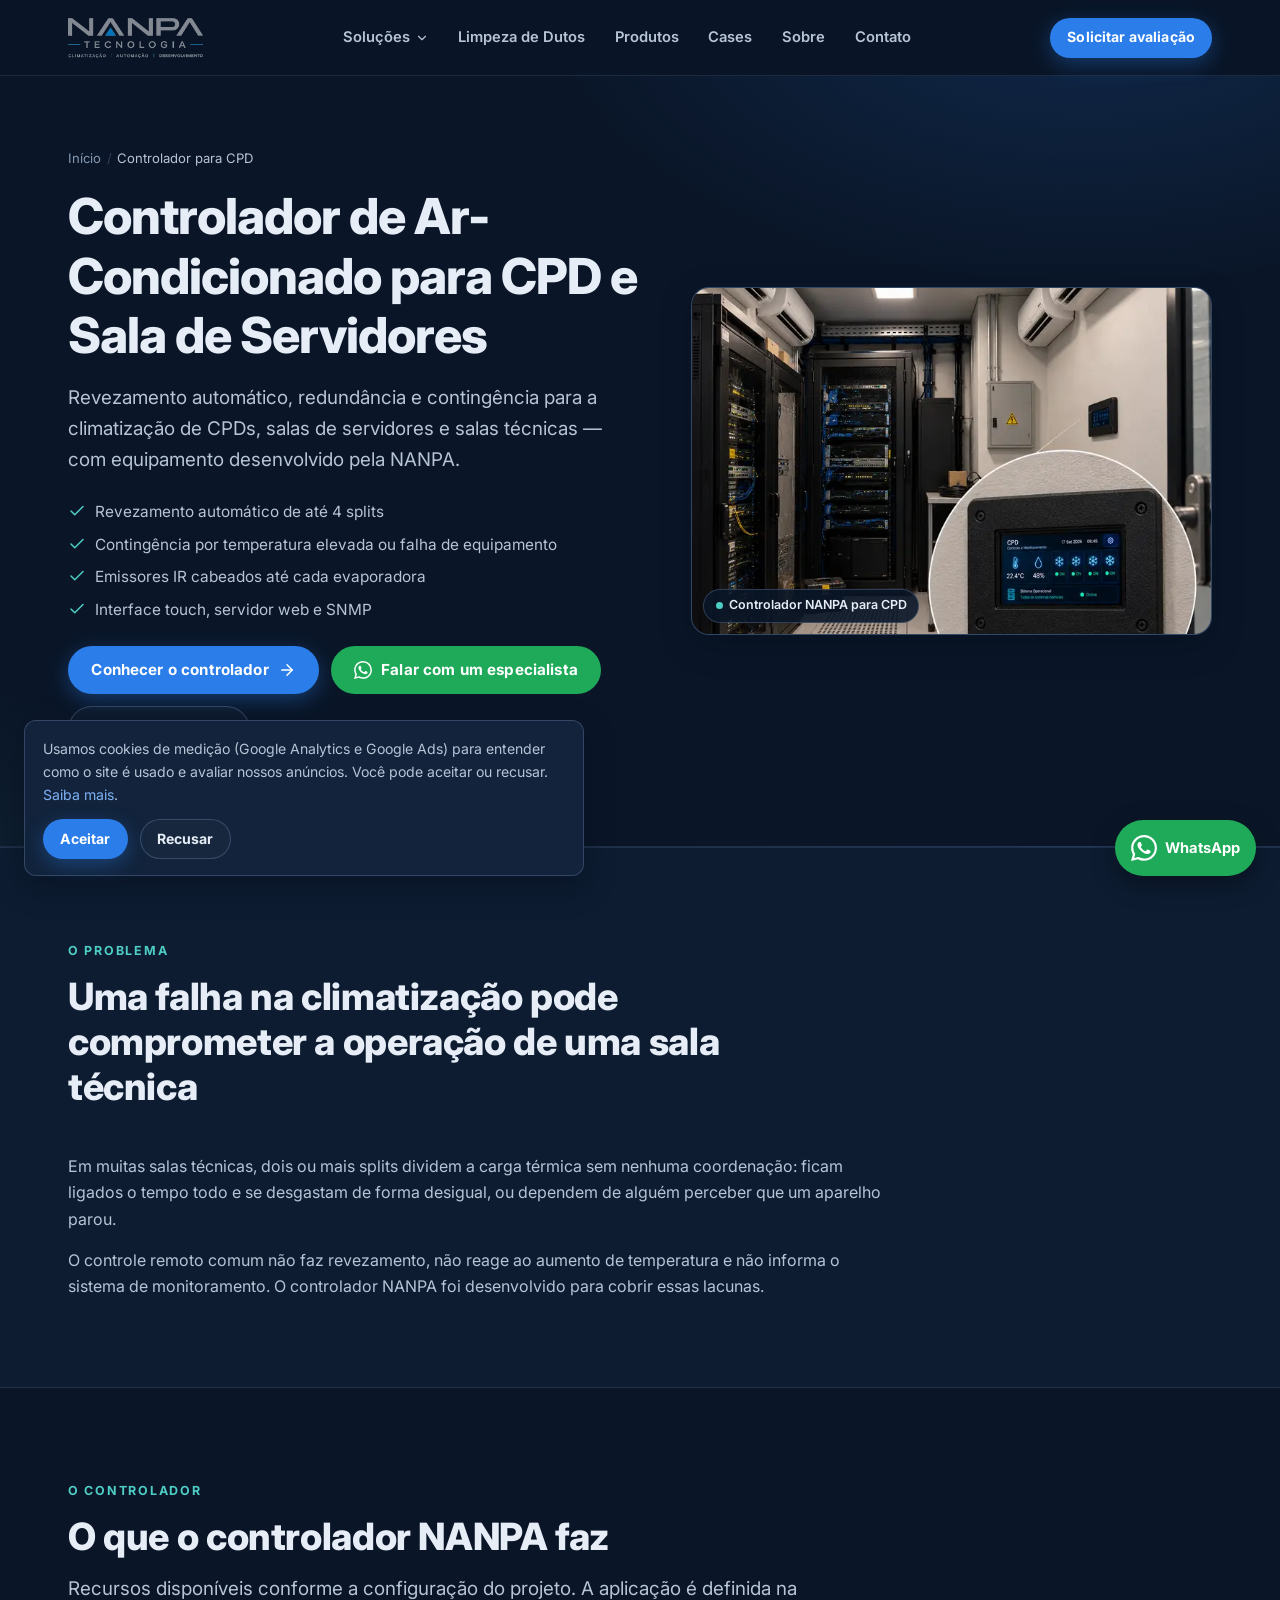
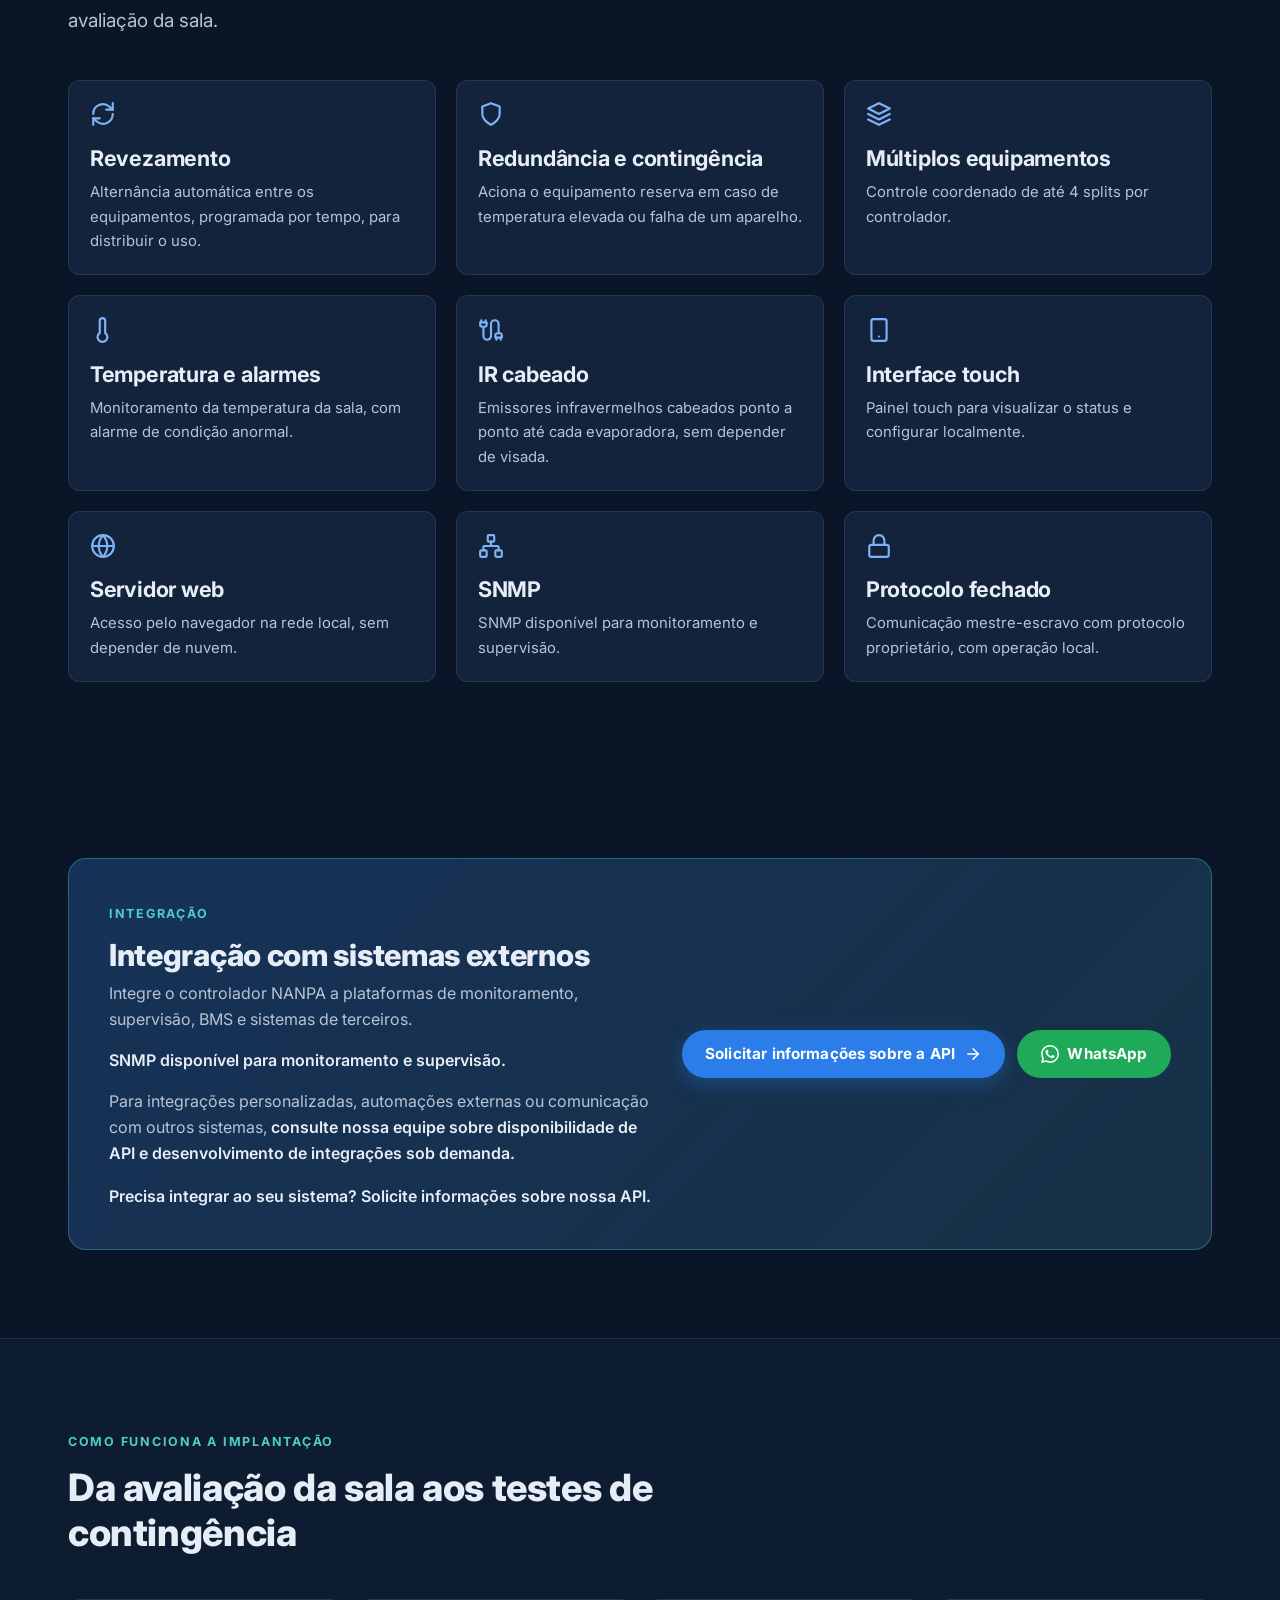
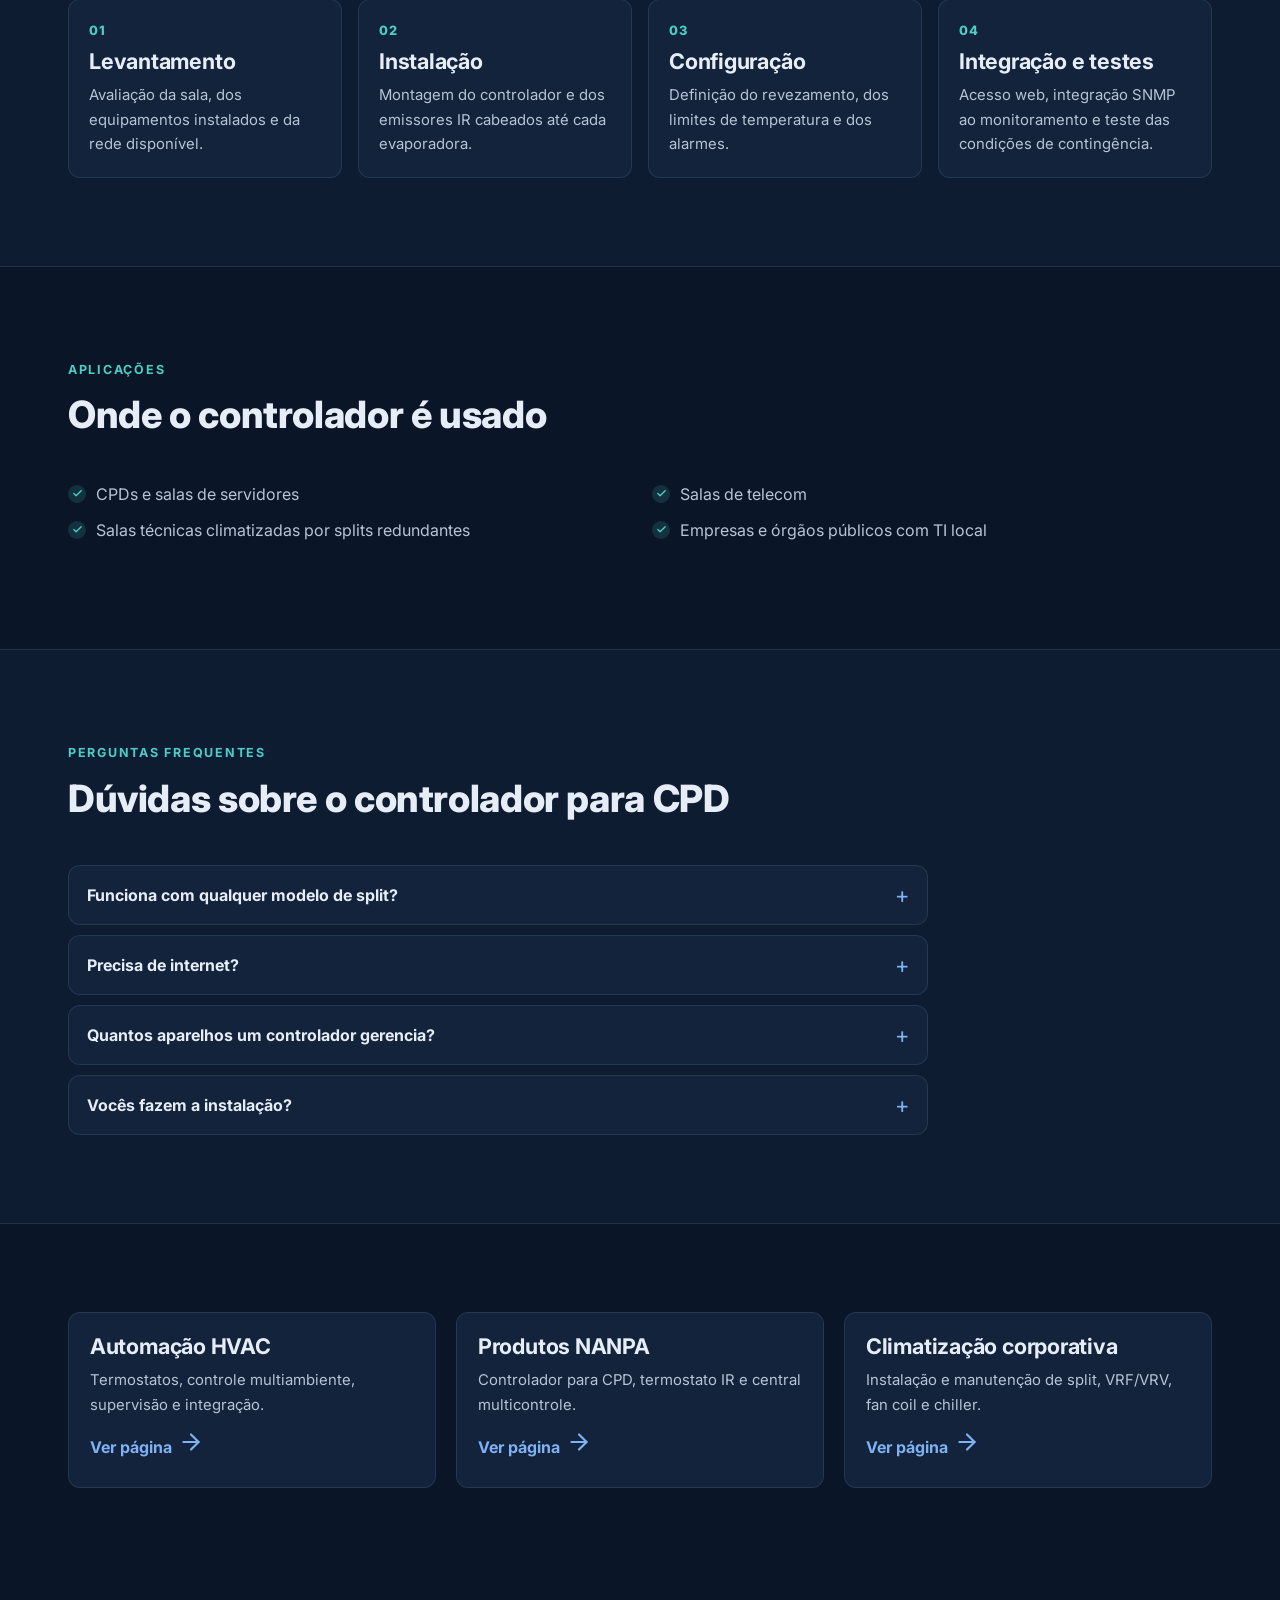
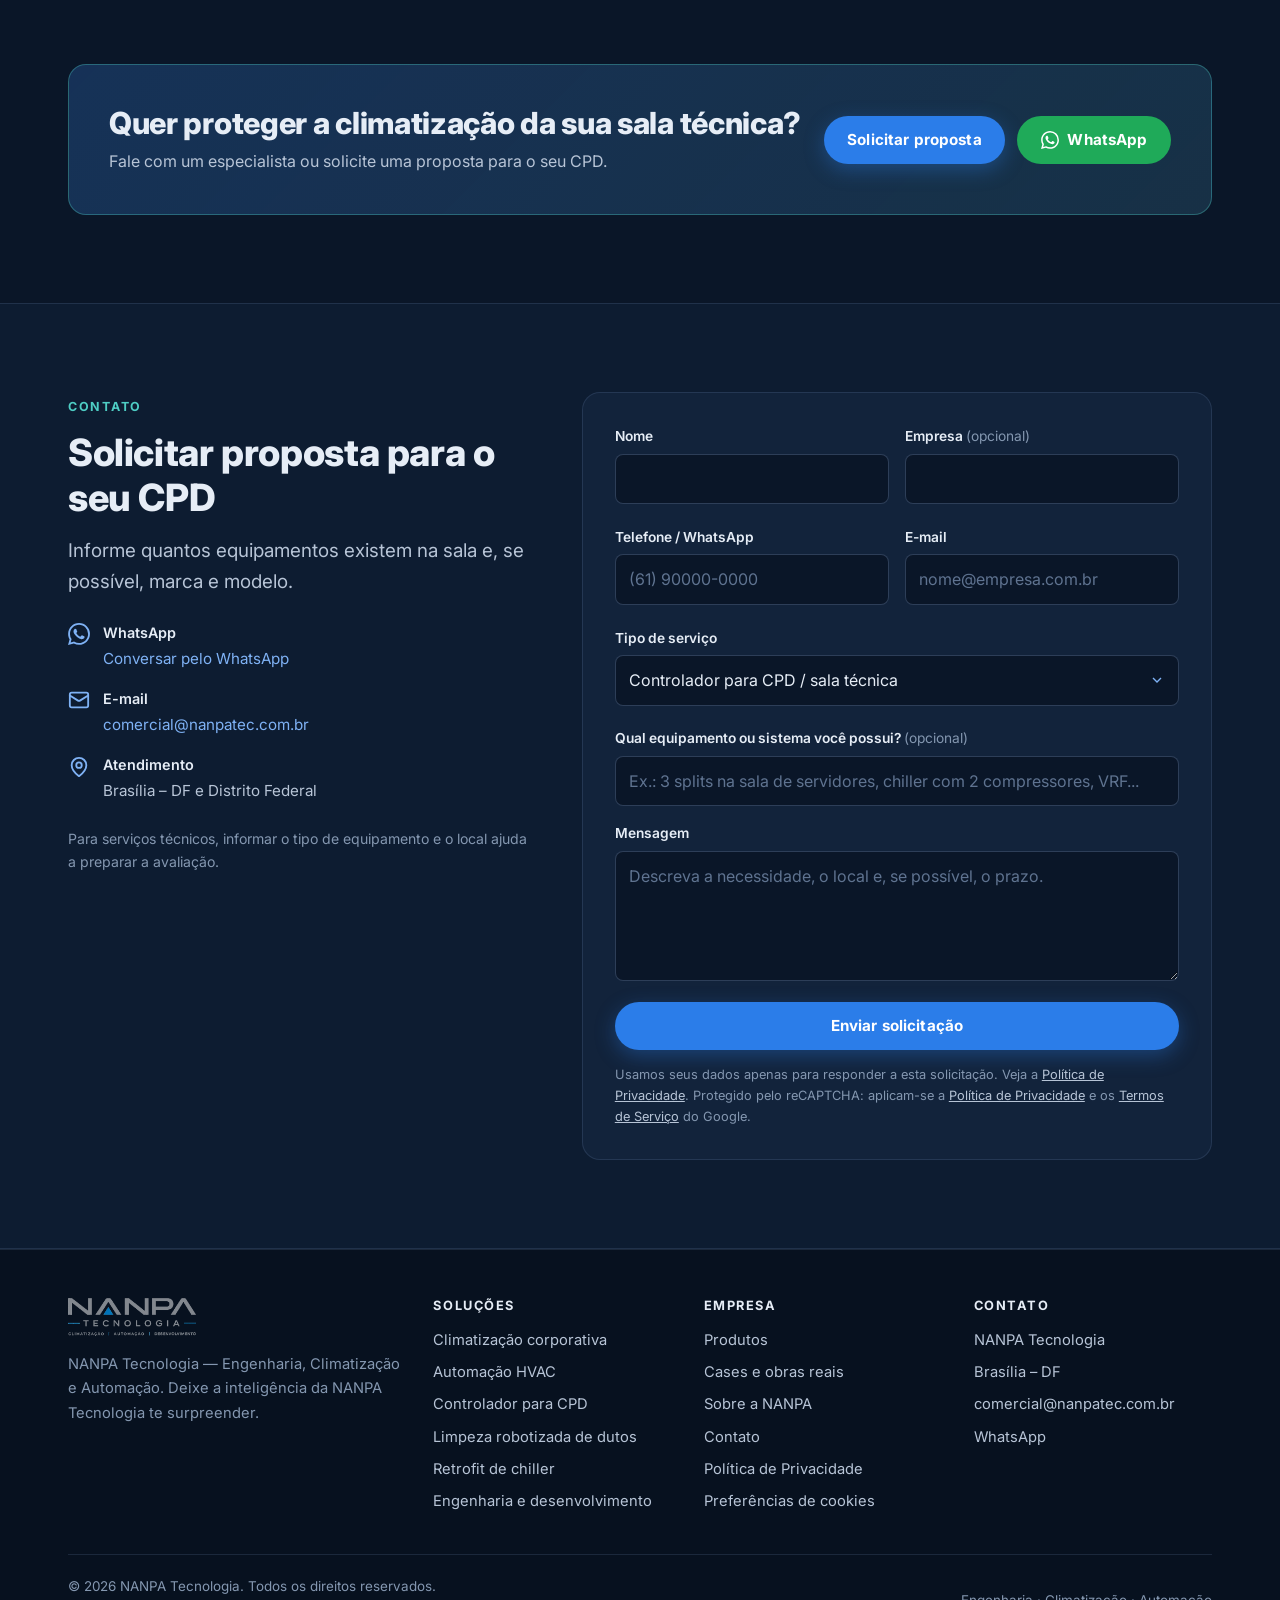
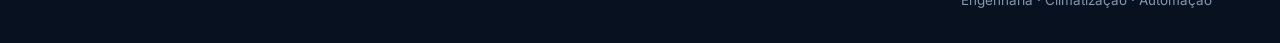
<file: controlador-ar-condicionado-cpd.html>
<!DOCTYPE html>
<html lang="pt-BR">
<head>
<!-- Google tag (gtag.js) — Google Ads AW-362399380 -->
<script async src="https://www.googletagmanager.com/gtag/js?id=AW-362399380"></script>
<script src="/js/gtag-init.js?v=1.0.0"></script>
<meta charset="UTF-8">
<meta name="viewport" content="width=device-width, initial-scale=1">
<title>Controlador de Ar-Condicionado para CPD e Sala de Servidores | NANPA</title>
<meta name="description" content="Controlador NANPA para CPD e sala de servidores: revezamento e redundância de até 4 splits, contingência, alarmes, IR cabeado, interface touch, web e SNMP.">
<meta name="robots" content="index, follow, max-image-preview:large">
<link rel="canonical" href="https://nanpatec.com.br/controlador-ar-condicionado-cpd">
<meta name="theme-color" content="#0a1628">
<meta property="og:type" content="website">
<meta property="og:locale" content="pt_BR">
<meta property="og:site_name" content="NANPA Tecnologia">
<meta property="og:title" content="Controlador de Ar-Condicionado para CPD e Sala de Servidores | NANPA">
<meta property="og:description" content="Controlador NANPA para CPD e sala de servidores: revezamento e redundância de até 4 splits, contingência, alarmes, IR cabeado, interface touch, web e SNMP.">
<meta property="og:url" content="https://nanpatec.com.br/controlador-ar-condicionado-cpd">
<meta property="og:image" content="https://nanpatec.com.br/assets/img/og-nanpa-tecnologia.jpg">
<meta property="og:image:width" content="1200">
<meta property="og:image:height" content="630">
<meta name="twitter:card" content="summary_large_image">
<meta name="twitter:title" content="Controlador de Ar-Condicionado para CPD e Sala de Servidores | NANPA">
<meta name="twitter:description" content="Controlador NANPA para CPD e sala de servidores: revezamento e redundância de até 4 splits, contingência, alarmes, IR cabeado, interface touch, web e SNMP.">
<meta name="twitter:image" content="https://nanpatec.com.br/assets/img/og-nanpa-tecnologia.jpg">
<meta name="recaptcha-sitekey" content="6Lcwec4tAAAAAKurwTqKWwbZJPSHu0DMRDupl4bo">
<meta name="gtm-id" content="">
<link rel="icon" href="/favicon.svg" type="image/svg+xml">
<link rel="icon" href="/favicon-32.png" sizes="32x32" type="image/png">
<link rel="apple-touch-icon" href="/apple-touch-icon.png">
<link rel="preconnect" href="https://fonts.googleapis.com">
<link rel="preconnect" href="https://fonts.gstatic.com" crossorigin>
<link rel="stylesheet" href="https://fonts.googleapis.com/css2?family=Inter:wght@400;500;600;700;800&amp;display=swap">
<link rel="preload" as="image" href="/assets/img/opt/controlador-cpd-720.webp" imagesrcset="/assets/img/opt/controlador-cpd-720.webp 720w, /assets/img/opt/controlador-cpd-1374.webp 1374w" imagesizes="(min-width: 960px) 50vw, 100vw" fetchpriority="high">
<link rel="stylesheet" href="/css/site.css?v=3.0.0">
<script src="/js/main.js?v=3.3.0" defer></script>
<script type="application/ld+json">{"@context":"https://schema.org","@graph":[{"@type":"HVACBusiness","@id":"https://nanpatec.com.br/#empresa","name":"NANPA Tecnologia","alternateName":"NANPA Tecnologia — Engenharia, Climatização e Automação","url":"https://nanpatec.com.br/","logo":"https://nanpatec.com.br/assets/img/opt/logo-nanpa.png","image":"https://nanpatec.com.br/assets/img/og-nanpa-tecnologia.jpg","email":"comercial@nanpatec.com.br","slogan":"Deixe a inteligência da NANPA Tecnologia te surpreender.","description":"Engenharia, climatização e automação em Brasília-DF: HVAC corporativo, automação para CPD, limpeza robotizada de dutos, retrofit de chiller e desenvolvimento de soluções especiais.","address":{"@type":"PostalAddress","addressLocality":"Brasília","addressRegion":"DF","addressCountry":"BR"},"areaServed":[{"@type":"City","name":"Brasília"},{"@type":"AdministrativeArea","name":"Distrito Federal"}],"knowsAbout":["HVAC","Climatização corporativa","Automação de ar-condicionado","Climatização de CPD","Limpeza de dutos de ar-condicionado","Retrofit de chiller","Desenvolvimento eletrônico","Firmware","IoT"]},{"@type":"Service","name":"Controlador de ar-condicionado para CPD","serviceType":"Automação de ar-condicionado para CPD e sala de servidores","description":"Controlador NANPA para CPD e sala de servidores: revezamento e redundância de até 4 splits, contingência, alarmes, IR cabeado, interface touch, web e SNMP.","url":"https://nanpatec.com.br/controlador-ar-condicionado-cpd","provider":{"@id":"https://nanpatec.com.br/#empresa"},"areaServed":[{"@type":"City","name":"Brasília"},{"@type":"AdministrativeArea","name":"Distrito Federal"}]},{"@type":"BreadcrumbList","itemListElement":[{"@type":"ListItem","position":1,"name":"Início","item":"https://nanpatec.com.br/"},{"@type":"ListItem","position":2,"name":"Controlador para CPD","item":"https://nanpatec.com.br/controlador-ar-condicionado-cpd"}]}]}</script>
</head>
<body data-wa-topic="cpd" data-page-key="lp_controlador_cpd">
<a class="skip-link" href="#conteudo">Pular para o conteúdo</a>
<header class="site-header">
  <div class="container">
    <a class="brand" href="/" aria-label="NANPA Tecnologia — página inicial">
      <img src="/assets/img/opt/logo-nanpa-dark.webp" alt="NANPA Tecnologia" width="480" height="142">
    </a>
    <nav class="nav" id="site-nav" aria-label="Menu principal">
      <ul class="nav-list">
        <li class="nav-drop">
          <button class="nav-drop-btn" type="button" aria-expanded="false" aria-controls="menu-solucoes">Soluções <svg viewBox="0 0 24 24" fill="none" stroke="currentColor" stroke-width="2" stroke-linecap="round" stroke-linejoin="round" aria-hidden="true"><path d="m6 9 6 6 6-6"/></svg></button>
          <div class="nav-drop-menu" id="menu-solucoes">
            <a href="/climatizacao-corporativa-brasilia">Climatização corporativa<span>Split, VRF/VRV, fan coil e chiller</span></a>
<a href="/automacao-hvac-brasilia">Automação HVAC<span>Controle, supervisão e integração</span></a>
<a href="/controlador-ar-condicionado-cpd" aria-current="page">Controlador para CPD<span>Revezamento e redundância em salas técnicas</span></a>
<a href="/limpeza-dutos-ar-condicionado-brasilia">Limpeza robotizada de dutos<span>Inspeção por vídeo e escovação mecânica</span></a>
<a href="/retrofit-chiller-brasilia">Retrofit de chiller<span>Modernização de controle e automação</span></a>
<a href="/engenharia-desenvolvimento">Engenharia e desenvolvimento<span>Eletrônica, firmware, IoT e soluções especiais</span></a>
          </div>
        </li>
        <li><a class="nav-link" href="/limpeza-dutos-ar-condicionado-brasilia">Limpeza de Dutos</a></li>
        <li><a class="nav-link" href="/produtos">Produtos</a></li>
        <li><a class="nav-link" href="/cases">Cases</a></li>
        <li><a class="nav-link" href="/#sobre">Sobre</a></li>
        <li><a class="nav-link" href="#contato">Contato</a></li>
      </ul>
    </nav>
    <div class="header-actions">
      <a class="btn btn-primary btn-sm header-cta" href="#contato" data-cta="header_solicitar_avaliacao">Solicitar avaliação</a>
      <button class="nav-toggle" type="button" aria-label="Abrir menu" aria-expanded="false" aria-controls="site-nav"><span></span><span></span><span></span></button>
    </div>
  </div>
</header>
<main id="conteudo">
<section class="hero">
  <div class="container hero-grid">
    <div>
      <nav class="breadcrumb" aria-label="Você está em"><ol><li><a href="/">Início</a></li><li><span aria-current="page">Controlador para CPD</span></li></ol></nav>
      <h1>Controlador de Ar-Condicionado para CPD e Sala de Servidores</h1>
      <p class="lead">Revezamento automático, redundância e contingência para a climatização de CPDs, salas de servidores e salas técnicas — com equipamento desenvolvido pela NANPA.</p>
      <ul class="hero-points"><li><svg viewBox="0 0 24 24" fill="none" stroke="currentColor" stroke-width="2" stroke-linecap="round" stroke-linejoin="round" aria-hidden="true"><polyline points="20 6 9 17 4 12"/></svg><span>Revezamento automático de até 4 splits</span></li><li><svg viewBox="0 0 24 24" fill="none" stroke="currentColor" stroke-width="2" stroke-linecap="round" stroke-linejoin="round" aria-hidden="true"><polyline points="20 6 9 17 4 12"/></svg><span>Contingência por temperatura elevada ou falha de equipamento</span></li><li><svg viewBox="0 0 24 24" fill="none" stroke="currentColor" stroke-width="2" stroke-linecap="round" stroke-linejoin="round" aria-hidden="true"><polyline points="20 6 9 17 4 12"/></svg><span>Emissores IR cabeados até cada evaporadora</span></li><li><svg viewBox="0 0 24 24" fill="none" stroke="currentColor" stroke-width="2" stroke-linecap="round" stroke-linejoin="round" aria-hidden="true"><polyline points="20 6 9 17 4 12"/></svg><span>Interface touch, servidor web e SNMP</span></li></ul>
      <div class="btn-row"><a class="btn btn-primary" href="#controlador" data-cta="cpd_hero_conhecer">Conhecer o controlador <svg viewBox="0 0 24 24" fill="none" stroke="currentColor" stroke-width="2" stroke-linecap="round" stroke-linejoin="round" aria-hidden="true"><path d="M5 12h14"/><path d="m12 5 7 7-7 7"/></svg></a><a href="#" class="btn btn-wa js-wa" data-wa-topic="cpd" data-cta-location="cpd_hero"><svg viewBox="0 0 24 24" fill="currentColor" aria-hidden="true"><path d="M17.472 14.382c-.297-.149-1.758-.867-2.03-.967-.273-.099-.471-.148-.67.15-.197.297-.767.966-.94 1.164-.173.199-.347.223-.644.075-.297-.15-1.255-.463-2.39-1.475-.883-.788-1.48-1.761-1.653-2.059-.173-.297-.018-.458.13-.606.134-.133.298-.347.446-.52.149-.174.198-.298.298-.497.099-.198.05-.371-.025-.52-.075-.149-.669-1.612-.916-2.207-.242-.579-.487-.5-.669-.51-.173-.008-.371-.01-.57-.01-.198 0-.52.074-.792.372-.272.297-1.04 1.016-1.04 2.479 0 1.462 1.065 2.875 1.213 3.074.149.198 2.096 3.2 5.077 4.487.709.306 1.262.489 1.694.625.712.227 1.36.195 1.871.118.571-.085 1.758-.719 2.006-1.413.248-.694.248-1.289.173-1.413-.074-.124-.272-.198-.57-.347m-5.421 7.403h-.004a9.87 9.87 0 0 1-5.031-1.378l-.361-.214-3.741.982.998-3.648-.235-.374a9.86 9.86 0 0 1-1.51-5.26c.001-5.45 4.436-9.884 9.888-9.884 2.64 0 5.122 1.03 6.988 2.898a9.825 9.825 0 0 1 2.893 6.994c-.003 5.45-4.437 9.884-9.885 9.884m8.413-18.297A11.815 11.815 0 0 0 12.05 0C5.495 0 .16 5.335.157 11.892c0 2.096.547 4.142 1.588 5.945L.057 24l6.305-1.654a11.882 11.882 0 0 0 5.683 1.448h.005c6.554 0 11.89-5.335 11.893-11.893a11.821 11.821 0 0 0-3.48-8.413z"/></svg><span>Falar com um especialista</span></a><a class="btn btn-ghost" href="#contato" data-cta="cpd_hero_proposta" data-service="cpd">Solicitar proposta</a></div>
    </div>
    <figure class="hero-media"><img src="/assets/img/opt/controlador-cpd-720.webp" srcset="/assets/img/opt/controlador-cpd-720.webp 720w, /assets/img/opt/controlador-cpd-1374.webp 1374w" sizes="(min-width: 960px) 50vw, 100vw" width="1374" height="1145" alt="Controlador de ar-condicionado para CPD NANPA com interface touch" loading="eager" fetchpriority="high" decoding="async"><figcaption class="media-tag"><span class="dot"></span>Controlador NANPA para CPD</figcaption></figure>
  </div>
</section><section class="section section--alt"><div class="container"><div style="max-width:820px">
  <div>
    <div class="section-head"><span class="eyebrow">O problema</span><h2>Uma falha na climatização pode comprometer a operação de uma sala técnica</h2></div>
    <p>Em muitas salas técnicas, dois ou mais splits dividem a carga térmica sem nenhuma coordenação: ficam ligados o tempo todo e se desgastam de forma desigual, ou dependem de alguém perceber que um aparelho parou.</p>
    <p>O controle remoto comum não faz revezamento, não reage ao aumento de temperatura e não informa o sistema de monitoramento. O controlador NANPA foi desenvolvido para cobrir essas lacunas.</p>
  </div>
</div></div></section><section class="section" id="controlador"><div class="container"><div class="section-head"><span class="eyebrow">O controlador</span><h2>O que o controlador NANPA faz</h2><p class="lead">Recursos disponíveis conforme a configuração do projeto. A aplicação é definida na avaliação da sala.</p></div><div class="grid grid-3"><div class="icon-card"><svg viewBox="0 0 24 24" fill="none" stroke="currentColor" stroke-width="2" stroke-linecap="round" stroke-linejoin="round" aria-hidden="true"><path d="M21 2v6h-6"/><path d="M3 12a9 9 0 0 1 15-6.7L21 8"/><path d="M3 22v-6h6"/><path d="M21 12a9 9 0 0 1-15 6.7L3 16"/></svg><h3>Revezamento</h3><p>Alternância automática entre os equipamentos, programada por tempo, para distribuir o uso.</p></div><div class="icon-card"><svg viewBox="0 0 24 24" fill="none" stroke="currentColor" stroke-width="2" stroke-linecap="round" stroke-linejoin="round" aria-hidden="true"><path d="M12 22s8-4 8-10V5l-8-3-8 3v7c0 6 8 10 8 10z"/></svg><h3>Redundância e contingência</h3><p>Aciona o equipamento reserva em caso de temperatura elevada ou falha de um aparelho.</p></div><div class="icon-card"><svg viewBox="0 0 24 24" fill="none" stroke="currentColor" stroke-width="2" stroke-linecap="round" stroke-linejoin="round" aria-hidden="true"><path d="m12 2 10 5-10 5L2 7l10-5z"/><path d="m2 17 10 5 10-5"/><path d="m2 12 10 5 10-5"/></svg><h3>Múltiplos equipamentos</h3><p>Controle coordenado de até 4 splits por controlador.</p></div><div class="icon-card"><svg viewBox="0 0 24 24" fill="none" stroke="currentColor" stroke-width="2" stroke-linecap="round" stroke-linejoin="round" aria-hidden="true"><path d="M14 14.76V3.5a2.5 2.5 0 0 0-5 0v11.26a4.5 4.5 0 1 0 5 0z"/></svg><h3>Temperatura e alarmes</h3><p>Monitoramento da temperatura da sala, com alarme de condição anormal.</p></div><div class="icon-card"><svg viewBox="0 0 24 24" fill="none" stroke="currentColor" stroke-width="2" stroke-linecap="round" stroke-linejoin="round" aria-hidden="true"><path d="M4 9a2 2 0 0 1-2-2V5h6v2a2 2 0 0 1-2 2Z"/><path d="M3 5V3M7 5V3"/><path d="M19 15V6.5a3.5 3.5 0 0 0-7 0v11a3.5 3.5 0 0 1-7 0V9"/><path d="M17 21v-2M21 21v-2"/><path d="M22 19h-6v-2a2 2 0 0 1 2-2h2a2 2 0 0 1 2 2Z"/></svg><h3>IR cabeado</h3><p>Emissores infravermelhos cabeados ponto a ponto até cada evaporadora, sem depender de visada.</p></div><div class="icon-card"><svg viewBox="0 0 24 24" fill="none" stroke="currentColor" stroke-width="2" stroke-linecap="round" stroke-linejoin="round" aria-hidden="true"><rect x="5" y="2" width="14" height="20" rx="2"/><path d="M12 18h.01"/></svg><h3>Interface touch</h3><p>Painel touch para visualizar o status e configurar localmente.</p></div><div class="icon-card"><svg viewBox="0 0 24 24" fill="none" stroke="currentColor" stroke-width="2" stroke-linecap="round" stroke-linejoin="round" aria-hidden="true"><circle cx="12" cy="12" r="10"/><path d="M2 12h20"/><path d="M12 2a15.3 15.3 0 0 1 4 10 15.3 15.3 0 0 1-4 10 15.3 15.3 0 0 1-4-10 15.3 15.3 0 0 1 4-10z"/></svg><h3>Servidor web</h3><p>Acesso pelo navegador na rede local, sem depender de nuvem.</p></div><div class="icon-card"><svg viewBox="0 0 24 24" fill="none" stroke="currentColor" stroke-width="2" stroke-linecap="round" stroke-linejoin="round" aria-hidden="true"><rect x="16" y="16" width="6" height="6" rx="1"/><rect x="2" y="16" width="6" height="6" rx="1"/><rect x="9" y="2" width="6" height="6" rx="1"/><path d="M5 16v-3a1 1 0 0 1 1-1h12a1 1 0 0 1 1 1v3"/><path d="M12 12V8"/></svg><h3>SNMP</h3><p>SNMP disponível para monitoramento e supervisão.</p></div><div class="icon-card"><svg viewBox="0 0 24 24" fill="none" stroke="currentColor" stroke-width="2" stroke-linecap="round" stroke-linejoin="round" aria-hidden="true"><rect x="3" y="11" width="18" height="11" rx="2"/><path d="M7 11V7a5 5 0 0 1 10 0v4"/></svg><h3>Protocolo fechado</h3><p>Comunicação mestre-escravo com protocolo proprietário, com operação local.</p></div></div></div></section><section class="section" id="integracao"><div class="container"><div class="cta-band">
  <div>
    <span class="eyebrow">Integração</span>
    <h2>Integração com sistemas externos</h2>
    <p>Integre o controlador NANPA a plataformas de monitoramento, supervisão, BMS e sistemas de terceiros.</p>
    <p><strong>SNMP disponível para monitoramento e supervisão.</strong></p>
    <p>Para integrações personalizadas, automações externas ou comunicação com outros sistemas, <strong>consulte nossa equipe sobre disponibilidade de API e desenvolvimento de integrações sob demanda.</strong></p>
    <p style="margin-top:1rem"><strong>Precisa integrar ao seu sistema? Solicite informações sobre nossa API.</strong></p>
  </div>
  <div class="btn-row">
    <a class="btn btn-primary" href="#contato" data-cta="cpd_api_informacoes" data-service="cpd" data-message="Gostaria de informações sobre a API e integração do controlador NANPA com o nosso sistema.">Solicitar informações sobre a API <svg viewBox="0 0 24 24" fill="none" stroke="currentColor" stroke-width="2" stroke-linecap="round" stroke-linejoin="round" aria-hidden="true"><path d="M5 12h14"/><path d="m12 5 7 7-7 7"/></svg></a>
    <a href="#" class="btn btn-wa js-wa" data-wa-topic="api" data-cta-location="cpd_api"><svg viewBox="0 0 24 24" fill="currentColor" aria-hidden="true"><path d="M17.472 14.382c-.297-.149-1.758-.867-2.03-.967-.273-.099-.471-.148-.67.15-.197.297-.767.966-.94 1.164-.173.199-.347.223-.644.075-.297-.15-1.255-.463-2.39-1.475-.883-.788-1.48-1.761-1.653-2.059-.173-.297-.018-.458.13-.606.134-.133.298-.347.446-.52.149-.174.198-.298.298-.497.099-.198.05-.371-.025-.52-.075-.149-.669-1.612-.916-2.207-.242-.579-.487-.5-.669-.51-.173-.008-.371-.01-.57-.01-.198 0-.52.074-.792.372-.272.297-1.04 1.016-1.04 2.479 0 1.462 1.065 2.875 1.213 3.074.149.198 2.096 3.2 5.077 4.487.709.306 1.262.489 1.694.625.712.227 1.36.195 1.871.118.571-.085 1.758-.719 2.006-1.413.248-.694.248-1.289.173-1.413-.074-.124-.272-.198-.57-.347m-5.421 7.403h-.004a9.87 9.87 0 0 1-5.031-1.378l-.361-.214-3.741.982.998-3.648-.235-.374a9.86 9.86 0 0 1-1.51-5.26c.001-5.45 4.436-9.884 9.888-9.884 2.64 0 5.122 1.03 6.988 2.898a9.825 9.825 0 0 1 2.893 6.994c-.003 5.45-4.437 9.884-9.885 9.884m8.413-18.297A11.815 11.815 0 0 0 12.05 0C5.495 0 .16 5.335.157 11.892c0 2.096.547 4.142 1.588 5.945L.057 24l6.305-1.654a11.882 11.882 0 0 0 5.683 1.448h.005c6.554 0 11.89-5.335 11.893-11.893a11.821 11.821 0 0 0-3.48-8.413z"/></svg><span>WhatsApp</span></a>
  </div>
</div></div></section><section class="section section--alt"><div class="container"><div class="section-head"><span class="eyebrow">Como funciona a implantação</span><h2>Da avaliação da sala aos testes de contingência</h2></div><ol class="steps steps--4"><li class="step"><h3>Levantamento</h3><p>Avaliação da sala, dos equipamentos instalados e da rede disponível.</p></li><li class="step"><h3>Instalação</h3><p>Montagem do controlador e dos emissores IR cabeados até cada evaporadora.</p></li><li class="step"><h3>Configuração</h3><p>Definição do revezamento, dos limites de temperatura e dos alarmes.</p></li><li class="step"><h3>Integração e testes</h3><p>Acesso web, integração SNMP ao monitoramento e teste das condições de contingência.</p></li></ol></div></section><section class="section"><div class="container"><div>
  <div>
    <div class="section-head"><span class="eyebrow">Aplicações</span><h2>Onde o controlador é usado</h2></div>
    <ul class="check-list check-list--2">
      <li>CPDs e salas de servidores</li>
      <li>Salas de telecom</li>
      <li>Salas técnicas climatizadas por splits redundantes</li>
      <li>Empresas e órgãos públicos com TI local</li>
    </ul>
  </div>
</div></div></section><section class="section section--alt"><div class="container"><div class="section-head"><span class="eyebrow">Perguntas frequentes</span><h2>Dúvidas sobre o controlador para CPD</h2></div><div class="faq">
<details><summary>Funciona com qualquer modelo de split?</summary><div><p>O comando é feito por infravermelho, como no controle remoto do aparelho. A compatibilidade com os modelos instalados é verificada na avaliação.</p></div></details>
<details><summary>Precisa de internet?</summary><div><p>Não. O controlador funciona localmente. O acesso pelo navegador e o SNMP usam a rede local da empresa.</p></div></details>
<details><summary>Quantos aparelhos um controlador gerencia?</summary><div><p>Até 4 splits por controlador. Para salas maiores, fale com a equipe para avaliarmos a melhor configuração.</p></div></details>
<details><summary>Vocês fazem a instalação?</summary><div><p>Sim. A NANPA instala e configura o controlador em Brasília e no Distrito Federal. Para outras localidades, consulte.</p></div></details>
</div></div></section><section class="section"><div class="container"><div class="grid grid-3"><a class="icon-card icon-card--link" href="/automacao-hvac-brasilia"><h3>Automação HVAC</h3><p>Termostatos, controle multiambiente, supervisão e integração.</p><span class="link-arrow">Ver página <svg viewBox="0 0 24 24" fill="none" stroke="currentColor" stroke-width="2" stroke-linecap="round" stroke-linejoin="round" aria-hidden="true"><path d="M5 12h14"/><path d="m12 5 7 7-7 7"/></svg></span></a><a class="icon-card icon-card--link" href="/produtos"><h3>Produtos NANPA</h3><p>Controlador para CPD, termostato IR e central multicontrole.</p><span class="link-arrow">Ver página <svg viewBox="0 0 24 24" fill="none" stroke="currentColor" stroke-width="2" stroke-linecap="round" stroke-linejoin="round" aria-hidden="true"><path d="M5 12h14"/><path d="m12 5 7 7-7 7"/></svg></span></a><a class="icon-card icon-card--link" href="/climatizacao-corporativa-brasilia"><h3>Climatização corporativa</h3><p>Instalação e manutenção de split, VRF/VRV, fan coil e chiller.</p><span class="link-arrow">Ver página <svg viewBox="0 0 24 24" fill="none" stroke="currentColor" stroke-width="2" stroke-linecap="round" stroke-linejoin="round" aria-hidden="true"><path d="M5 12h14"/><path d="m12 5 7 7-7 7"/></svg></span></a></div></div></section><section class="section"><div class="container"><div class="cta-band">
  <div>
    <h2>Quer proteger a climatização da sua sala técnica?</h2>
    <p>Fale com um especialista ou solicite uma proposta para o seu CPD.</p>
  </div>
  <div class="btn-row">
    <a class="btn btn-primary" href="#contato" data-cta="cpd_cta_avaliacao">Solicitar proposta</a>
    <a href="#" class="btn btn-wa js-wa" data-wa-topic="cpd" data-cta-location="cpd_cta"><svg viewBox="0 0 24 24" fill="currentColor" aria-hidden="true"><path d="M17.472 14.382c-.297-.149-1.758-.867-2.03-.967-.273-.099-.471-.148-.67.15-.197.297-.767.966-.94 1.164-.173.199-.347.223-.644.075-.297-.15-1.255-.463-2.39-1.475-.883-.788-1.48-1.761-1.653-2.059-.173-.297-.018-.458.13-.606.134-.133.298-.347.446-.52.149-.174.198-.298.298-.497.099-.198.05-.371-.025-.52-.075-.149-.669-1.612-.916-2.207-.242-.579-.487-.5-.669-.51-.173-.008-.371-.01-.57-.01-.198 0-.52.074-.792.372-.272.297-1.04 1.016-1.04 2.479 0 1.462 1.065 2.875 1.213 3.074.149.198 2.096 3.2 5.077 4.487.709.306 1.262.489 1.694.625.712.227 1.36.195 1.871.118.571-.085 1.758-.719 2.006-1.413.248-.694.248-1.289.173-1.413-.074-.124-.272-.198-.57-.347m-5.421 7.403h-.004a9.87 9.87 0 0 1-5.031-1.378l-.361-.214-3.741.982.998-3.648-.235-.374a9.86 9.86 0 0 1-1.51-5.26c.001-5.45 4.436-9.884 9.888-9.884 2.64 0 5.122 1.03 6.988 2.898a9.825 9.825 0 0 1 2.893 6.994c-.003 5.45-4.437 9.884-9.885 9.884m8.413-18.297A11.815 11.815 0 0 0 12.05 0C5.495 0 .16 5.335.157 11.892c0 2.096.547 4.142 1.588 5.945L.057 24l6.305-1.654a11.882 11.882 0 0 0 5.683 1.448h.005c6.554 0 11.89-5.335 11.893-11.893a11.821 11.821 0 0 0-3.48-8.413z"/></svg><span>WhatsApp</span></a>
  </div>
</div></div></section><section class="section section--alt" id="contato" aria-labelledby="contato-titulo">
  <div class="container contact-grid">
    <div>
      <span class="eyebrow">Contato</span>
      <h2 id="contato-titulo">Solicitar proposta para o seu CPD</h2>
      <p class="lead">Informe quantos equipamentos existem na sala e, se possível, marca e modelo.</p>
      <ul class="contact-list">
        <li><svg viewBox="0 0 24 24" fill="currentColor" aria-hidden="true"><path d="M17.472 14.382c-.297-.149-1.758-.867-2.03-.967-.273-.099-.471-.148-.67.15-.197.297-.767.966-.94 1.164-.173.199-.347.223-.644.075-.297-.15-1.255-.463-2.39-1.475-.883-.788-1.48-1.761-1.653-2.059-.173-.297-.018-.458.13-.606.134-.133.298-.347.446-.52.149-.174.198-.298.298-.497.099-.198.05-.371-.025-.52-.075-.149-.669-1.612-.916-2.207-.242-.579-.487-.5-.669-.51-.173-.008-.371-.01-.57-.01-.198 0-.52.074-.792.372-.272.297-1.04 1.016-1.04 2.479 0 1.462 1.065 2.875 1.213 3.074.149.198 2.096 3.2 5.077 4.487.709.306 1.262.489 1.694.625.712.227 1.36.195 1.871.118.571-.085 1.758-.719 2.006-1.413.248-.694.248-1.289.173-1.413-.074-.124-.272-.198-.57-.347m-5.421 7.403h-.004a9.87 9.87 0 0 1-5.031-1.378l-.361-.214-3.741.982.998-3.648-.235-.374a9.86 9.86 0 0 1-1.51-5.26c.001-5.45 4.436-9.884 9.888-9.884 2.64 0 5.122 1.03 6.988 2.898a9.825 9.825 0 0 1 2.893 6.994c-.003 5.45-4.437 9.884-9.885 9.884m8.413-18.297A11.815 11.815 0 0 0 12.05 0C5.495 0 .16 5.335.157 11.892c0 2.096.547 4.142 1.588 5.945L.057 24l6.305-1.654a11.882 11.882 0 0 0 5.683 1.448h.005c6.554 0 11.89-5.335 11.893-11.893a11.821 11.821 0 0 0-3.48-8.413z"/></svg><div><strong>WhatsApp</strong><a href="#" class="js-wa" data-wa-topic="cpd" data-cta-location="contato_lista">Conversar pelo WhatsApp</a></div></li>
        <li><svg viewBox="0 0 24 24" fill="none" stroke="currentColor" stroke-width="2" stroke-linecap="round" stroke-linejoin="round" aria-hidden="true"><rect width="20" height="16" x="2" y="4" rx="2"/><path d="m22 7-8.97 5.7a1.94 1.94 0 0 1-2.06 0L2 7"/></svg><div><strong>E-mail</strong><a href="mailto:comercial@nanpatec.com.br">comercial@nanpatec.com.br</a></div></li>
        <li><svg viewBox="0 0 24 24" fill="none" stroke="currentColor" stroke-width="2" stroke-linecap="round" stroke-linejoin="round" aria-hidden="true"><path d="M20 10c0 6-8 12-8 12s-8-6-8-12a8 8 0 0 1 16 0Z"/><circle cx="12" cy="10" r="3"/></svg><div><strong>Atendimento</strong><span>Brasília – DF e Distrito Federal</span></div></li>
      </ul>
      <p class="small muted">Para serviços técnicos, informar o tipo de equipamento e o local ajuda a preparar a avaliação.</p>
    </div>
    <form class="form js-lead-form" id="form-contato" novalidate data-form-id="contato_cpd">
      <div class="hp-field" aria-hidden="true">
        <label for="f-website">Não preencha este campo</label>
        <input id="f-website" name="website" type="text" tabindex="-1" autocomplete="off">
      </div>
      <div class="form-row">
          <div class="field">
            <label for="f-nome">Nome</label>
            <input id="f-nome" name="name" type="text" autocomplete="name" required maxlength="100">
            <span class="field-error" aria-live="polite"></span>
          </div>
          <div class="field">
            <label for="f-empresa">Empresa <span class="opt">(opcional)</span></label>
            <input id="f-empresa" name="company" type="text" autocomplete="organization" maxlength="120">
          </div>
      </div>
      <div class="form-row">
        <div class="field">
          <label for="f-tel">Telefone / WhatsApp</label>
          <input id="f-tel" name="phone" type="tel" inputmode="tel" autocomplete="tel" required maxlength="20" placeholder="(61) 90000-0000">
          <span class="field-error" aria-live="polite"></span>
        </div>
        <div class="field">
          <label for="f-email">E-mail</label>
          <input id="f-email" name="email" type="email" autocomplete="email" required maxlength="160" placeholder="nome@empresa.com.br">
          <span class="field-error" aria-live="polite"></span>
        </div>
      </div>
      <div class="field">
        <label for="f-servico">Tipo de serviço</label>
        <select id="f-servico" name="service" required>
          <option value="" disabled>Selecione</option><option value="dutos">Limpeza robotizada / inspeção de dutos</option><option value="cpd" selected>Controlador para CPD / sala técnica</option><option value="chiller">Retrofit / automação de chiller</option><option value="climatizacao">Climatização corporativa (instalação, manutenção)</option><option value="automacao">Automação HVAC / termostatos</option><option value="engenharia">Engenharia e desenvolvimento sob medida</option><option value="robo">Aquisição do robô de inspeção de dutos</option><option value="outro">Outro assunto</option>
        </select>
        <span class="field-error" aria-live="polite"></span>
      </div>
        <div class="field">
          <label for="f-equip">Qual equipamento ou sistema você possui? <span class="opt">(opcional)</span></label>
          <input id="f-equip" name="equipment" type="text" maxlength="160" placeholder="Ex.: 3 splits na sala de servidores, chiller com 2 compressores, VRF...">
        </div>
      <div class="field">
        <label for="f-msg">Mensagem</label>
        <textarea id="f-msg" name="message" rows="4" required maxlength="2000" placeholder="Descreva a necessidade, o local e, se possível, o prazo."></textarea>
        <span class="field-error" aria-live="polite"></span>
      </div>
      <button type="submit" class="btn btn-primary btn-block">Enviar solicitação</button>
      <p class="form-legal">Usamos seus dados apenas para responder a esta solicitação. Veja a <a href="/politica-de-privacidade">Política de Privacidade</a>. Protegido pelo reCAPTCHA: aplicam-se a <a href="https://policies.google.com/privacy" target="_blank" rel="noopener">Política de Privacidade</a> e os <a href="https://policies.google.com/terms" target="_blank" rel="noopener">Termos de Serviço</a> do Google.</p>
      <div class="form-status" role="status" aria-live="polite"></div>
    </form>
  </div>
</section>
</main>
<footer class="site-footer">
  <div class="container">
    <div class="footer-grid">
      <div class="footer-brand">
        <img src="/assets/img/opt/logo-nanpa-dark.webp" alt="NANPA Tecnologia" width="480" height="142" loading="lazy">
        <p>NANPA Tecnologia — Engenharia, Climatização e Automação. Deixe a inteligência da NANPA Tecnologia te surpreender.</p>
      </div>
      <div>
        <h3>Soluções</h3>
        <div class="footer-links"><a href="/climatizacao-corporativa-brasilia">Climatização corporativa</a><a href="/automacao-hvac-brasilia">Automação HVAC</a><a href="/controlador-ar-condicionado-cpd">Controlador para CPD</a><a href="/limpeza-dutos-ar-condicionado-brasilia">Limpeza robotizada de dutos</a><a href="/retrofit-chiller-brasilia">Retrofit de chiller</a><a href="/engenharia-desenvolvimento">Engenharia e desenvolvimento</a></div>
      </div>
      <div>
        <h3>Empresa</h3>
        <div class="footer-links">
          <a href="/produtos">Produtos</a>
          <a href="/cases">Cases e obras reais</a>
          <a href="/#sobre">Sobre a NANPA</a>
          <a href="#contato">Contato</a>
          <a href="/politica-de-privacidade">Política de Privacidade</a>
          <button type="button" class="js-cookie-prefs" hidden>Preferências de cookies</button>
        </div>
      </div>
      <div>
        <h3>Contato</h3>
        <div class="footer-links">
          <span>NANPA Tecnologia</span>
          <span>Brasília – DF</span>
          <a href="mailto:comercial@nanpatec.com.br">comercial@nanpatec.com.br</a>
          <a href="#" class="js-wa" data-wa-topic="cpd" data-cta-location="rodape">WhatsApp</a>
        </div>
      </div>
    </div>
    <div class="footer-bottom">
      <p>&copy; <span class="js-year">2026</span> NANPA Tecnologia. Todos os direitos reservados.</p>
      <p>Engenharia · Climatização · Automação</p>
    </div>
  </div>
</footer>
<a href="#" class="wa-float js-wa" data-wa-topic="cpd" data-cta-location="flutuante" aria-label="Conversar pelo WhatsApp"><svg viewBox="0 0 24 24" fill="currentColor" aria-hidden="true"><path d="M17.472 14.382c-.297-.149-1.758-.867-2.03-.967-.273-.099-.471-.148-.67.15-.197.297-.767.966-.94 1.164-.173.199-.347.223-.644.075-.297-.15-1.255-.463-2.39-1.475-.883-.788-1.48-1.761-1.653-2.059-.173-.297-.018-.458.13-.606.134-.133.298-.347.446-.52.149-.174.198-.298.298-.497.099-.198.05-.371-.025-.52-.075-.149-.669-1.612-.916-2.207-.242-.579-.487-.5-.669-.51-.173-.008-.371-.01-.57-.01-.198 0-.52.074-.792.372-.272.297-1.04 1.016-1.04 2.479 0 1.462 1.065 2.875 1.213 3.074.149.198 2.096 3.2 5.077 4.487.709.306 1.262.489 1.694.625.712.227 1.36.195 1.871.118.571-.085 1.758-.719 2.006-1.413.248-.694.248-1.289.173-1.413-.074-.124-.272-.198-.57-.347m-5.421 7.403h-.004a9.87 9.87 0 0 1-5.031-1.378l-.361-.214-3.741.982.998-3.648-.235-.374a9.86 9.86 0 0 1-1.51-5.26c.001-5.45 4.436-9.884 9.888-9.884 2.64 0 5.122 1.03 6.988 2.898a9.825 9.825 0 0 1 2.893 6.994c-.003 5.45-4.437 9.884-9.885 9.884m8.413-18.297A11.815 11.815 0 0 0 12.05 0C5.495 0 .16 5.335.157 11.892c0 2.096.547 4.142 1.588 5.945L.057 24l6.305-1.654a11.882 11.882 0 0 0 5.683 1.448h.005c6.554 0 11.89-5.335 11.893-11.893a11.821 11.821 0 0 0-3.48-8.413z"/></svg><span>WhatsApp</span></a>
<div class="modal" id="wa-modal" aria-hidden="true" role="dialog" aria-modal="true" aria-labelledby="wa-modal-title">
  <div class="modal-overlay" data-close></div>
  <div class="modal-card">
    <button class="modal-close" type="button" data-close aria-label="Fechar">&times;</button>
    <div class="modal-icon"><svg viewBox="0 0 24 24" fill="currentColor" aria-hidden="true"><path d="M17.472 14.382c-.297-.149-1.758-.867-2.03-.967-.273-.099-.471-.148-.67.15-.197.297-.767.966-.94 1.164-.173.199-.347.223-.644.075-.297-.15-1.255-.463-2.39-1.475-.883-.788-1.48-1.761-1.653-2.059-.173-.297-.018-.458.13-.606.134-.133.298-.347.446-.52.149-.174.198-.298.298-.497.099-.198.05-.371-.025-.52-.075-.149-.669-1.612-.916-2.207-.242-.579-.487-.5-.669-.51-.173-.008-.371-.01-.57-.01-.198 0-.52.074-.792.372-.272.297-1.04 1.016-1.04 2.479 0 1.462 1.065 2.875 1.213 3.074.149.198 2.096 3.2 5.077 4.487.709.306 1.262.489 1.694.625.712.227 1.36.195 1.871.118.571-.085 1.758-.719 2.006-1.413.248-.694.248-1.289.173-1.413-.074-.124-.272-.198-.57-.347m-5.421 7.403h-.004a9.87 9.87 0 0 1-5.031-1.378l-.361-.214-3.741.982.998-3.648-.235-.374a9.86 9.86 0 0 1-1.51-5.26c.001-5.45 4.436-9.884 9.888-9.884 2.64 0 5.122 1.03 6.988 2.898a9.825 9.825 0 0 1 2.893 6.994c-.003 5.45-4.437 9.884-9.885 9.884m8.413-18.297A11.815 11.815 0 0 0 12.05 0C5.495 0 .16 5.335.157 11.892c0 2.096.547 4.142 1.588 5.945L.057 24l6.305-1.654a11.882 11.882 0 0 0 5.683 1.448h.005c6.554 0 11.89-5.335 11.893-11.893a11.821 11.821 0 0 0-3.48-8.413z"/></svg></div>
    <h3 id="wa-modal-title">Abrindo o WhatsApp</h3>
    <p>Verificação automática contra robôs. Só um instante.</p>
    <div class="modal-feedback" id="wa-feedback" role="status" aria-live="polite"></div>
    <div class="modal-actions">
      <a id="wa-open-link" class="btn btn-wa" href="#" target="_blank" rel="noopener noreferrer" hidden>Abrir WhatsApp</a>
      <button type="button" id="wa-retry" class="btn btn-ghost" hidden>Tentar novamente</button>
    </div>
    <p class="modal-alt muted small">Protegido pelo reCAPTCHA — <a href="https://policies.google.com/privacy" target="_blank" rel="noopener">Privacidade</a> e <a href="https://policies.google.com/terms" target="_blank" rel="noopener">Termos</a> do Google.</p>
    <p class="modal-alt muted">Prefere e-mail? <a href="mailto:comercial@nanpatec.com.br">comercial@nanpatec.com.br</a></p>
  </div>
</div>
<div class="cookie-banner" id="cookie-banner" role="dialog" aria-live="polite" aria-label="Aviso de cookies" hidden>
  <p>Usamos cookies de medição (Google Analytics e Google Ads) para entender como o site é usado e avaliar nossos anúncios. Você pode aceitar ou recusar. <a href="/politica-de-privacidade#cookies">Saiba mais</a>.</p>
  <div class="btn-row">
    <button type="button" class="btn btn-primary btn-sm" data-consent="granted">Aceitar</button>
    <button type="button" class="btn btn-ghost btn-sm" data-consent="denied">Recusar</button>
  </div>
</div>
</body>
</html>
</file>
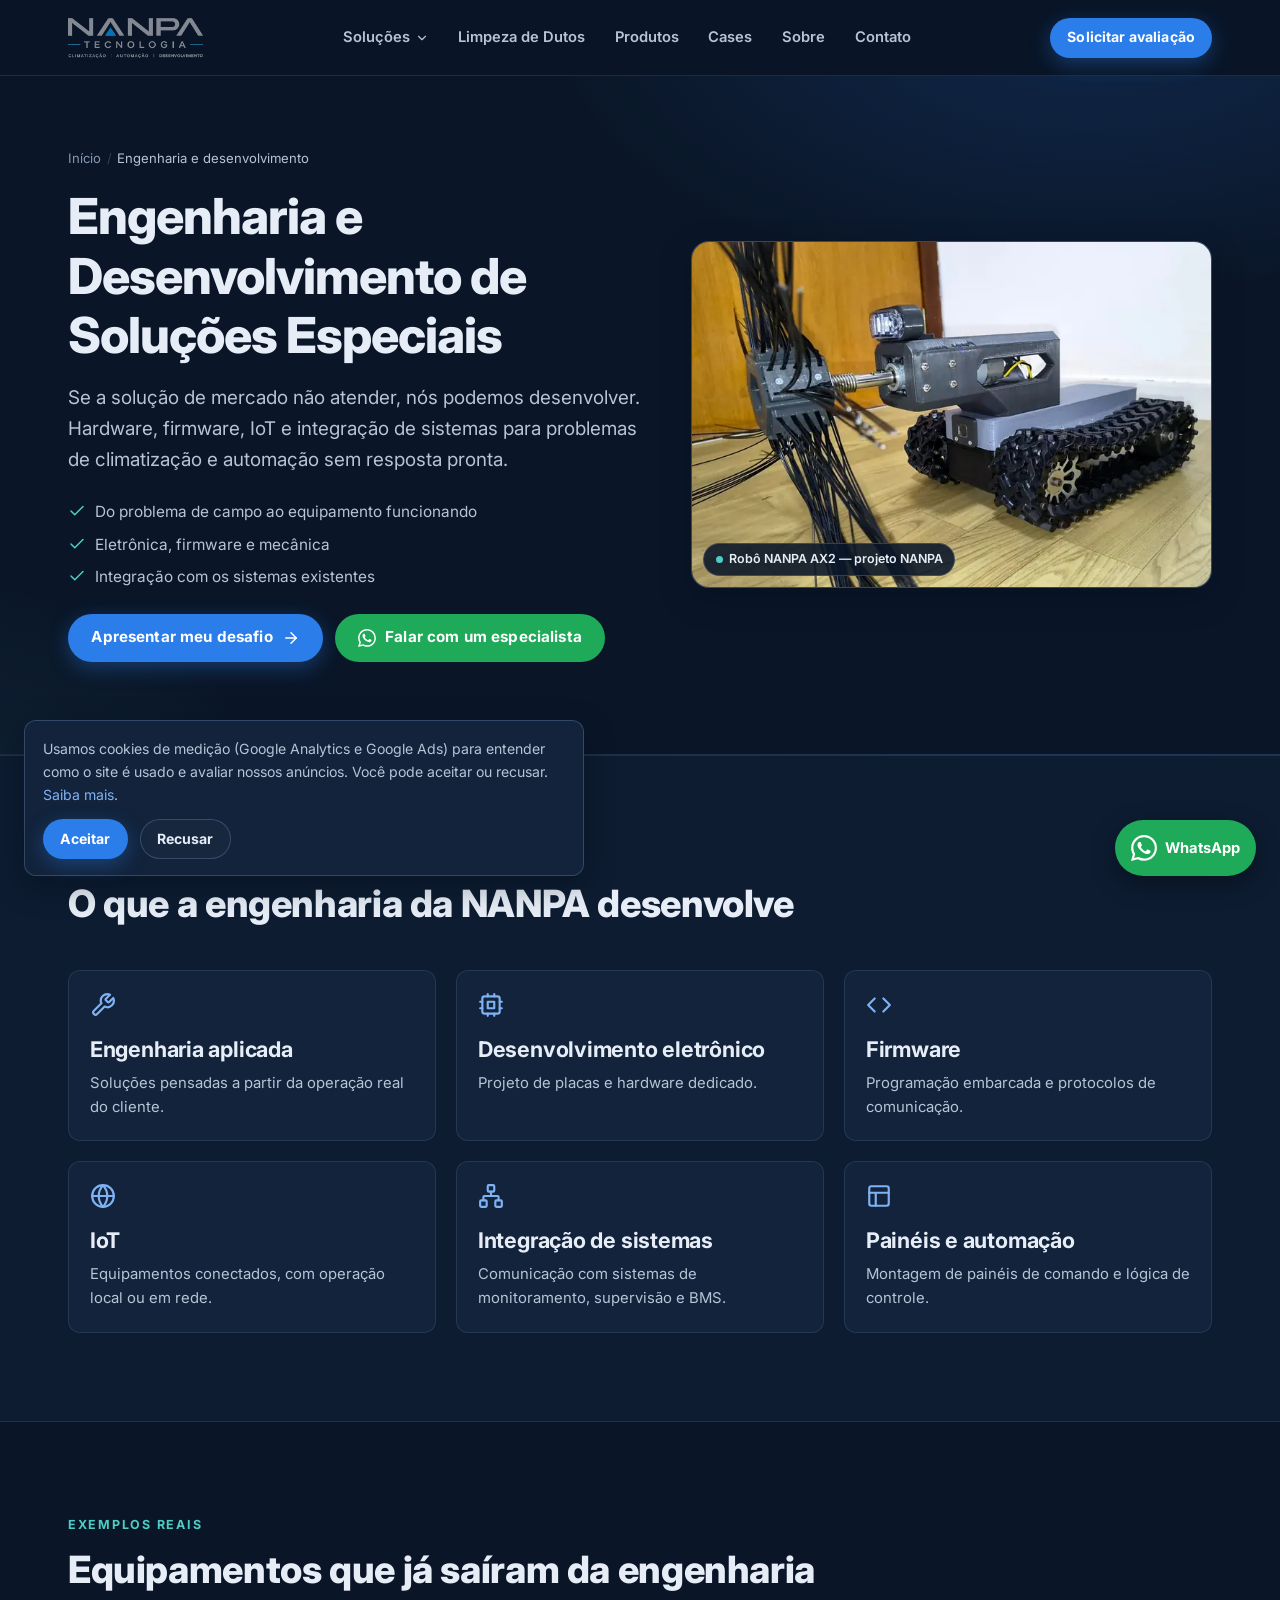
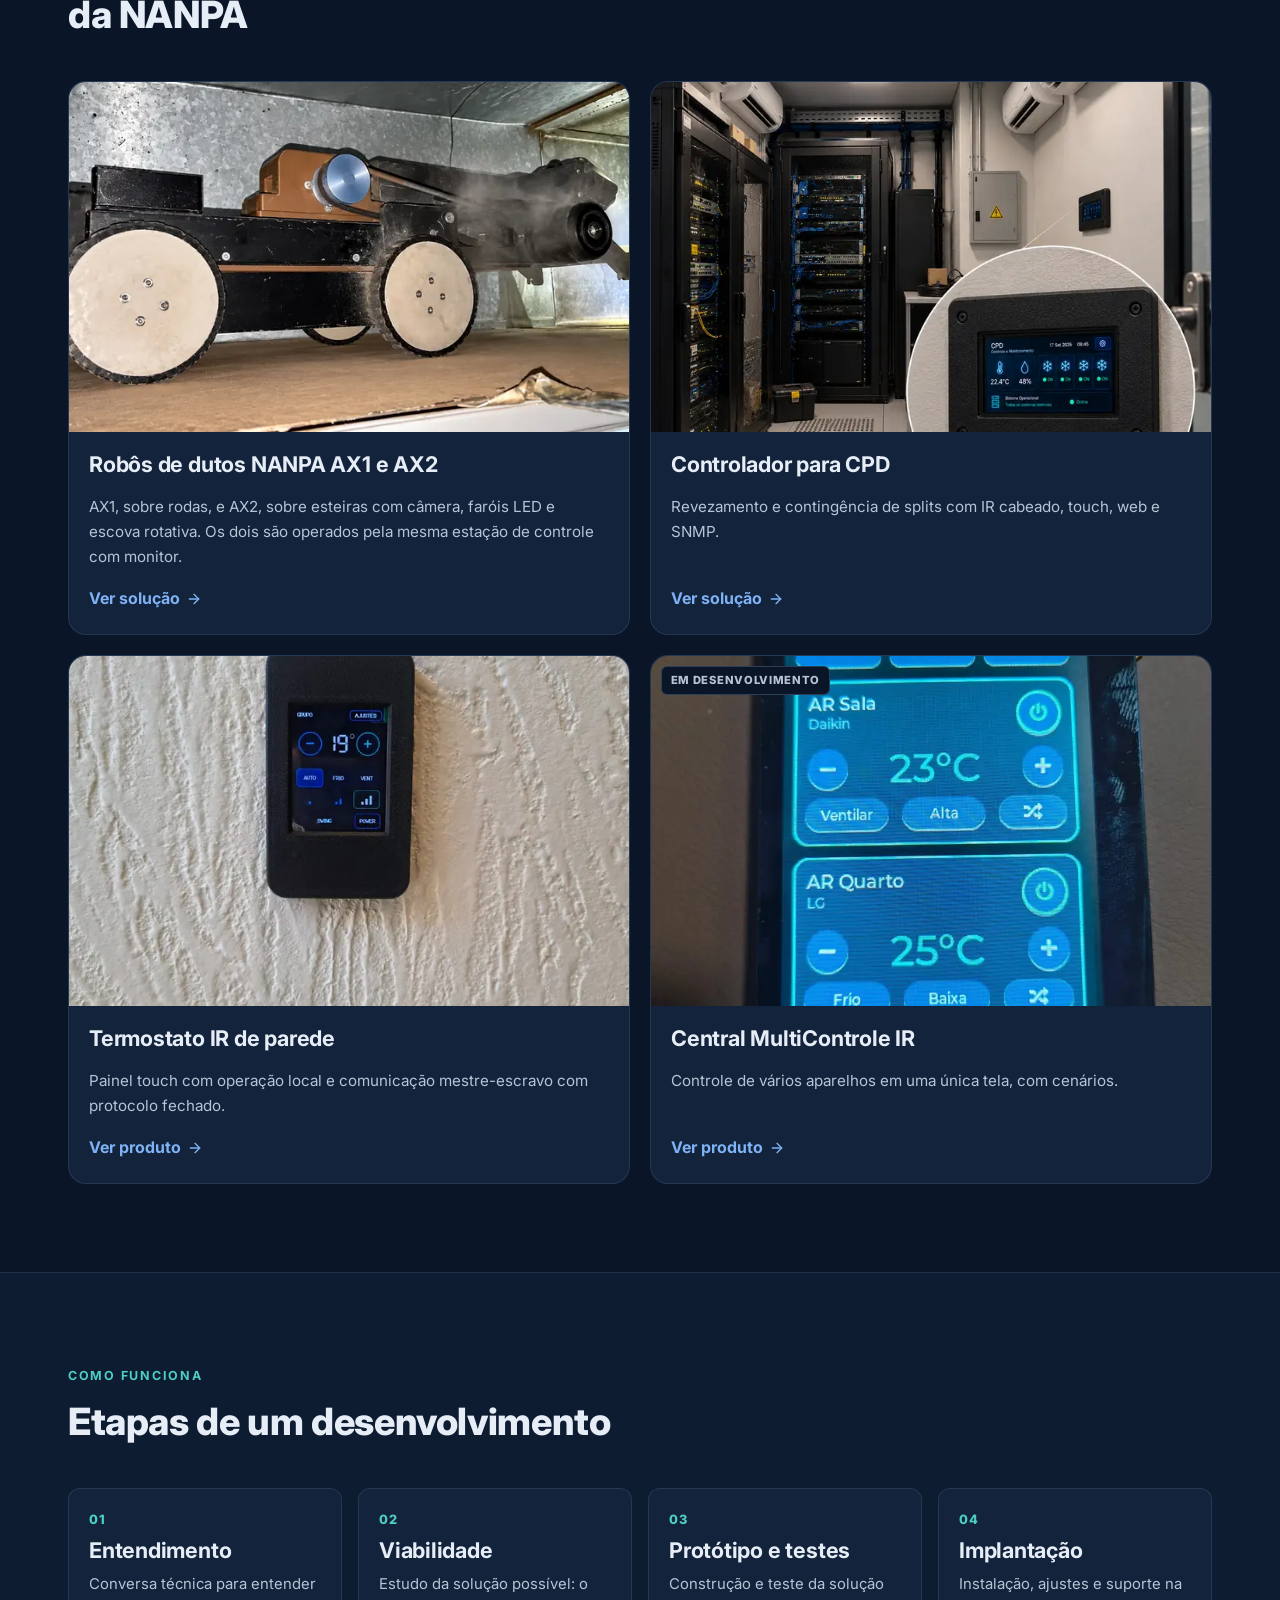
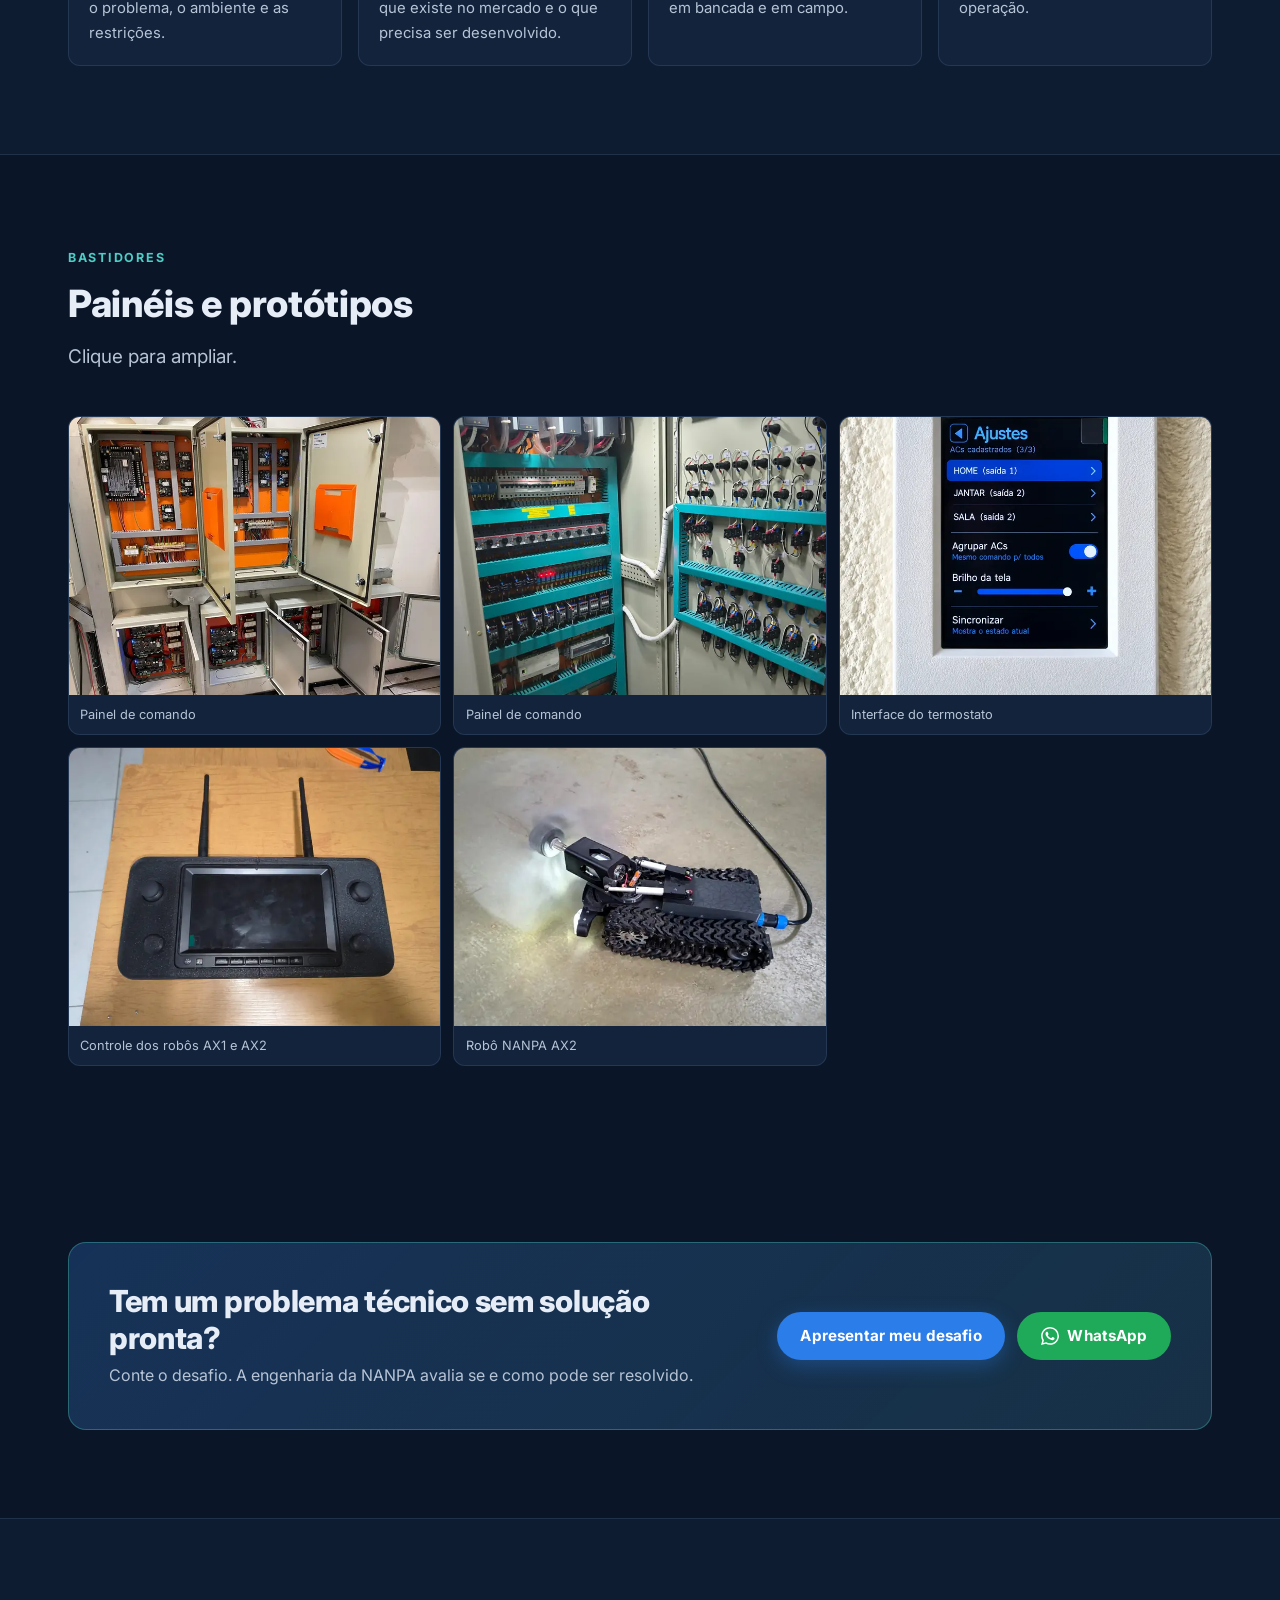
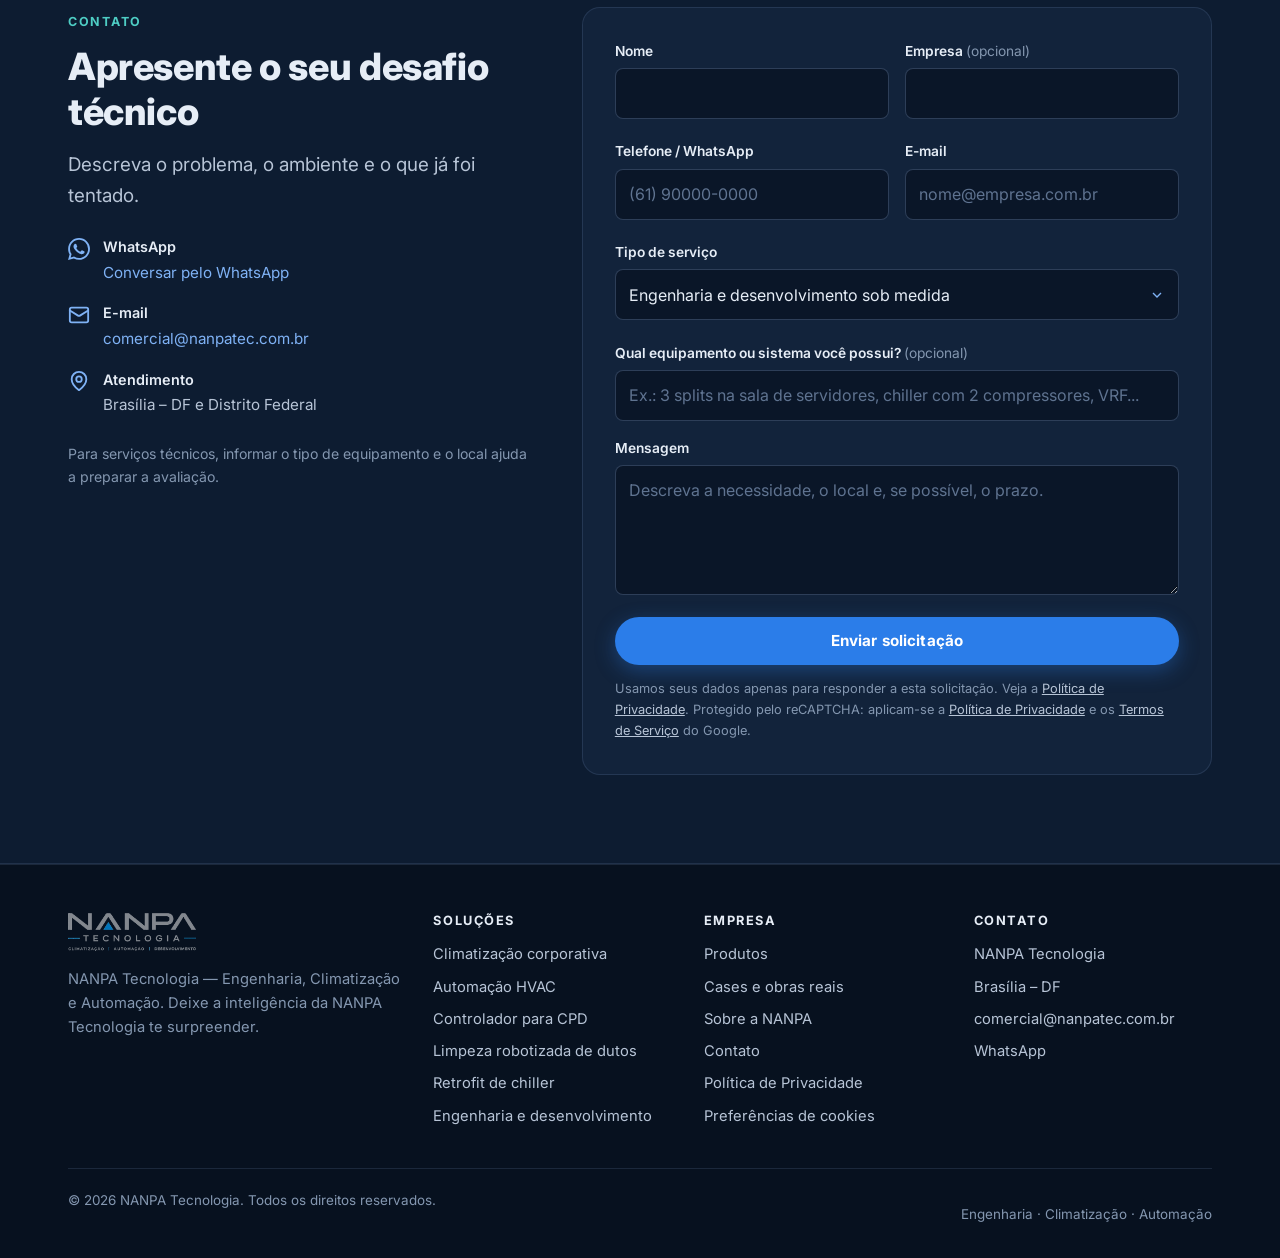
<file: engenharia-desenvolvimento.html>
<!DOCTYPE html>
<html lang="pt-BR">
<head>
<!-- Google tag (gtag.js) — Google Ads AW-362399380 -->
<script async src="https://www.googletagmanager.com/gtag/js?id=AW-362399380"></script>
<script src="/js/gtag-init.js?v=1.0.0"></script>
<meta charset="UTF-8">
<meta name="viewport" content="width=device-width, initial-scale=1">
<title>Engenharia e Desenvolvimento de Soluções Especiais | NANPA Tecnologia</title>
<meta name="description" content="Desenvolvimento de equipamentos, eletrônica, firmware, IoT e integração de sistemas para climatização e automação, a partir de necessidades reais de campo. Brasília-DF.">
<meta name="robots" content="index, follow, max-image-preview:large">
<link rel="canonical" href="https://nanpatec.com.br/engenharia-desenvolvimento">
<meta name="theme-color" content="#0a1628">
<meta property="og:type" content="website">
<meta property="og:locale" content="pt_BR">
<meta property="og:site_name" content="NANPA Tecnologia">
<meta property="og:title" content="Engenharia e Desenvolvimento de Soluções Especiais | NANPA Tecnologia">
<meta property="og:description" content="Desenvolvimento de equipamentos, eletrônica, firmware, IoT e integração de sistemas para climatização e automação, a partir de necessidades reais de campo. Brasília-DF.">
<meta property="og:url" content="https://nanpatec.com.br/engenharia-desenvolvimento">
<meta property="og:image" content="https://nanpatec.com.br/assets/img/og-nanpa-tecnologia.jpg">
<meta property="og:image:width" content="1200">
<meta property="og:image:height" content="630">
<meta name="twitter:card" content="summary_large_image">
<meta name="twitter:title" content="Engenharia e Desenvolvimento de Soluções Especiais | NANPA Tecnologia">
<meta name="twitter:description" content="Desenvolvimento de equipamentos, eletrônica, firmware, IoT e integração de sistemas para climatização e automação, a partir de necessidades reais de campo. Brasília-DF.">
<meta name="twitter:image" content="https://nanpatec.com.br/assets/img/og-nanpa-tecnologia.jpg">
<meta name="recaptcha-sitekey" content="6Lcwec4tAAAAAKurwTqKWwbZJPSHu0DMRDupl4bo">
<meta name="gtm-id" content="">
<link rel="icon" href="/favicon.svg" type="image/svg+xml">
<link rel="icon" href="/favicon-32.png" sizes="32x32" type="image/png">
<link rel="apple-touch-icon" href="/apple-touch-icon.png">
<link rel="preconnect" href="https://fonts.googleapis.com">
<link rel="preconnect" href="https://fonts.gstatic.com" crossorigin>
<link rel="stylesheet" href="https://fonts.googleapis.com/css2?family=Inter:wght@400;500;600;700;800&amp;display=swap">
<link rel="preload" as="image" href="/assets/img/opt/robo-dutos-mecanismo-720.webp" imagesrcset="/assets/img/opt/robo-dutos-mecanismo-720.webp 720w, /assets/img/opt/robo-dutos-mecanismo-1200.webp 1200w" imagesizes="(min-width: 960px) 50vw, 100vw" fetchpriority="high">
<link rel="stylesheet" href="/css/site.css?v=3.0.0">
<script src="/js/main.js?v=3.3.0" defer></script>
<script type="application/ld+json">{"@context":"https://schema.org","@graph":[{"@type":"HVACBusiness","@id":"https://nanpatec.com.br/#empresa","name":"NANPA Tecnologia","alternateName":"NANPA Tecnologia — Engenharia, Climatização e Automação","url":"https://nanpatec.com.br/","logo":"https://nanpatec.com.br/assets/img/opt/logo-nanpa.png","image":"https://nanpatec.com.br/assets/img/og-nanpa-tecnologia.jpg","email":"comercial@nanpatec.com.br","slogan":"Deixe a inteligência da NANPA Tecnologia te surpreender.","description":"Engenharia, climatização e automação em Brasília-DF: HVAC corporativo, automação para CPD, limpeza robotizada de dutos, retrofit de chiller e desenvolvimento de soluções especiais.","address":{"@type":"PostalAddress","addressLocality":"Brasília","addressRegion":"DF","addressCountry":"BR"},"areaServed":[{"@type":"City","name":"Brasília"},{"@type":"AdministrativeArea","name":"Distrito Federal"}],"knowsAbout":["HVAC","Climatização corporativa","Automação de ar-condicionado","Climatização de CPD","Limpeza de dutos de ar-condicionado","Retrofit de chiller","Desenvolvimento eletrônico","Firmware","IoT"]},{"@type":"Service","name":"Engenharia e desenvolvimento de soluções especiais","serviceType":"Desenvolvimento de hardware, firmware e IoT","description":"Desenvolvimento de equipamentos, eletrônica, firmware, IoT e integração de sistemas para climatização e automação, a partir de necessidades reais de campo. Brasília-DF.","url":"https://nanpatec.com.br/engenharia-desenvolvimento","provider":{"@id":"https://nanpatec.com.br/#empresa"},"areaServed":[{"@type":"City","name":"Brasília"},{"@type":"AdministrativeArea","name":"Distrito Federal"}]},{"@type":"BreadcrumbList","itemListElement":[{"@type":"ListItem","position":1,"name":"Início","item":"https://nanpatec.com.br/"},{"@type":"ListItem","position":2,"name":"Engenharia e desenvolvimento","item":"https://nanpatec.com.br/engenharia-desenvolvimento"}]}]}</script>
</head>
<body data-wa-topic="engenharia" data-page-key="engenharia">
<a class="skip-link" href="#conteudo">Pular para o conteúdo</a>
<header class="site-header">
  <div class="container">
    <a class="brand" href="/" aria-label="NANPA Tecnologia — página inicial">
      <img src="/assets/img/opt/logo-nanpa-dark.webp" alt="NANPA Tecnologia" width="480" height="142">
    </a>
    <nav class="nav" id="site-nav" aria-label="Menu principal">
      <ul class="nav-list">
        <li class="nav-drop">
          <button class="nav-drop-btn" type="button" aria-expanded="false" aria-controls="menu-solucoes">Soluções <svg viewBox="0 0 24 24" fill="none" stroke="currentColor" stroke-width="2" stroke-linecap="round" stroke-linejoin="round" aria-hidden="true"><path d="m6 9 6 6 6-6"/></svg></button>
          <div class="nav-drop-menu" id="menu-solucoes">
            <a href="/climatizacao-corporativa-brasilia">Climatização corporativa<span>Split, VRF/VRV, fan coil e chiller</span></a>
<a href="/automacao-hvac-brasilia">Automação HVAC<span>Controle, supervisão e integração</span></a>
<a href="/controlador-ar-condicionado-cpd">Controlador para CPD<span>Revezamento e redundância em salas técnicas</span></a>
<a href="/limpeza-dutos-ar-condicionado-brasilia">Limpeza robotizada de dutos<span>Inspeção por vídeo e escovação mecânica</span></a>
<a href="/retrofit-chiller-brasilia">Retrofit de chiller<span>Modernização de controle e automação</span></a>
<a href="/engenharia-desenvolvimento" aria-current="page">Engenharia e desenvolvimento<span>Eletrônica, firmware, IoT e soluções especiais</span></a>
          </div>
        </li>
        <li><a class="nav-link" href="/limpeza-dutos-ar-condicionado-brasilia">Limpeza de Dutos</a></li>
        <li><a class="nav-link" href="/produtos">Produtos</a></li>
        <li><a class="nav-link" href="/cases">Cases</a></li>
        <li><a class="nav-link" href="/#sobre">Sobre</a></li>
        <li><a class="nav-link" href="#contato">Contato</a></li>
      </ul>
    </nav>
    <div class="header-actions">
      <a class="btn btn-primary btn-sm header-cta" href="#contato" data-cta="header_solicitar_avaliacao">Solicitar avaliação</a>
      <button class="nav-toggle" type="button" aria-label="Abrir menu" aria-expanded="false" aria-controls="site-nav"><span></span><span></span><span></span></button>
    </div>
  </div>
</header>
<main id="conteudo">
<section class="hero">
  <div class="container hero-grid">
    <div>
      <nav class="breadcrumb" aria-label="Você está em"><ol><li><a href="/">Início</a></li><li><span aria-current="page">Engenharia e desenvolvimento</span></li></ol></nav>
      <h1>Engenharia e Desenvolvimento de Soluções Especiais</h1>
      <p class="lead">Se a solução de mercado não atender, nós podemos desenvolver. Hardware, firmware, IoT e integração de sistemas para problemas de climatização e automação sem resposta pronta.</p>
      <ul class="hero-points"><li><svg viewBox="0 0 24 24" fill="none" stroke="currentColor" stroke-width="2" stroke-linecap="round" stroke-linejoin="round" aria-hidden="true"><polyline points="20 6 9 17 4 12"/></svg><span>Do problema de campo ao equipamento funcionando</span></li><li><svg viewBox="0 0 24 24" fill="none" stroke="currentColor" stroke-width="2" stroke-linecap="round" stroke-linejoin="round" aria-hidden="true"><polyline points="20 6 9 17 4 12"/></svg><span>Eletrônica, firmware e mecânica</span></li><li><svg viewBox="0 0 24 24" fill="none" stroke="currentColor" stroke-width="2" stroke-linecap="round" stroke-linejoin="round" aria-hidden="true"><polyline points="20 6 9 17 4 12"/></svg><span>Integração com os sistemas existentes</span></li></ul>
      <div class="btn-row"><a class="btn btn-primary" href="#contato" data-cta="engenharia_hero_projeto" data-service="engenharia">Apresentar meu desafio <svg viewBox="0 0 24 24" fill="none" stroke="currentColor" stroke-width="2" stroke-linecap="round" stroke-linejoin="round" aria-hidden="true"><path d="M5 12h14"/><path d="m12 5 7 7-7 7"/></svg></a><a href="#" class="btn btn-wa js-wa" data-wa-topic="engenharia" data-cta-location="engenharia_hero"><svg viewBox="0 0 24 24" fill="currentColor" aria-hidden="true"><path d="M17.472 14.382c-.297-.149-1.758-.867-2.03-.967-.273-.099-.471-.148-.67.15-.197.297-.767.966-.94 1.164-.173.199-.347.223-.644.075-.297-.15-1.255-.463-2.39-1.475-.883-.788-1.48-1.761-1.653-2.059-.173-.297-.018-.458.13-.606.134-.133.298-.347.446-.52.149-.174.198-.298.298-.497.099-.198.05-.371-.025-.52-.075-.149-.669-1.612-.916-2.207-.242-.579-.487-.5-.669-.51-.173-.008-.371-.01-.57-.01-.198 0-.52.074-.792.372-.272.297-1.04 1.016-1.04 2.479 0 1.462 1.065 2.875 1.213 3.074.149.198 2.096 3.2 5.077 4.487.709.306 1.262.489 1.694.625.712.227 1.36.195 1.871.118.571-.085 1.758-.719 2.006-1.413.248-.694.248-1.289.173-1.413-.074-.124-.272-.198-.57-.347m-5.421 7.403h-.004a9.87 9.87 0 0 1-5.031-1.378l-.361-.214-3.741.982.998-3.648-.235-.374a9.86 9.86 0 0 1-1.51-5.26c.001-5.45 4.436-9.884 9.888-9.884 2.64 0 5.122 1.03 6.988 2.898a9.825 9.825 0 0 1 2.893 6.994c-.003 5.45-4.437 9.884-9.885 9.884m8.413-18.297A11.815 11.815 0 0 0 12.05 0C5.495 0 .16 5.335.157 11.892c0 2.096.547 4.142 1.588 5.945L.057 24l6.305-1.654a11.882 11.882 0 0 0 5.683 1.448h.005c6.554 0 11.89-5.335 11.893-11.893a11.821 11.821 0 0 0-3.48-8.413z"/></svg><span>Falar com um especialista</span></a></div>
    </div>
    <figure class="hero-media"><img src="/assets/img/opt/robo-dutos-mecanismo-720.webp" srcset="/assets/img/opt/robo-dutos-mecanismo-720.webp 720w, /assets/img/opt/robo-dutos-mecanismo-1200.webp 1200w" sizes="(min-width: 960px) 50vw, 100vw" width="1200" height="800" alt="Robô NANPA AX2 projetado e fabricado pela NANPA" loading="eager" fetchpriority="high" decoding="async"><figcaption class="media-tag"><span class="dot"></span>Robô NANPA AX2 — projeto NANPA</figcaption></figure>
  </div>
</section><section class="section section--alt"><div class="container"><div class="section-head"><span class="eyebrow">Competências</span><h2>O que a engenharia da NANPA desenvolve</h2></div><div class="grid grid-3"><div class="icon-card"><svg viewBox="0 0 24 24" fill="none" stroke="currentColor" stroke-width="2" stroke-linecap="round" stroke-linejoin="round" aria-hidden="true"><path d="M14.7 6.3a1 1 0 0 0 0 1.4l1.6 1.6a1 1 0 0 0 1.4 0l3.77-3.77a6 6 0 0 1-7.94 7.94l-6.91 6.91a2.12 2.12 0 0 1-3-3l6.91-6.91a6 6 0 0 1 7.94-7.94l-3.76 3.76z"/></svg><h3>Engenharia aplicada</h3><p>Soluções pensadas a partir da operação real do cliente.</p></div><div class="icon-card"><svg viewBox="0 0 24 24" fill="none" stroke="currentColor" stroke-width="2" stroke-linecap="round" stroke-linejoin="round" aria-hidden="true"><rect x="4" y="4" width="16" height="16" rx="2"/><rect x="9" y="9" width="6" height="6"/><path d="M9 2v2M15 2v2M9 20v2M15 20v2M2 9h2M2 15h2M20 9h2M20 15h2"/></svg><h3>Desenvolvimento eletrônico</h3><p>Projeto de placas e hardware dedicado.</p></div><div class="icon-card"><svg viewBox="0 0 24 24" fill="none" stroke="currentColor" stroke-width="2" stroke-linecap="round" stroke-linejoin="round" aria-hidden="true"><polyline points="16 18 22 12 16 6"/><polyline points="8 6 2 12 8 18"/></svg><h3>Firmware</h3><p>Programação embarcada e protocolos de comunicação.</p></div><div class="icon-card"><svg viewBox="0 0 24 24" fill="none" stroke="currentColor" stroke-width="2" stroke-linecap="round" stroke-linejoin="round" aria-hidden="true"><circle cx="12" cy="12" r="10"/><path d="M2 12h20"/><path d="M12 2a15.3 15.3 0 0 1 4 10 15.3 15.3 0 0 1-4 10 15.3 15.3 0 0 1-4-10 15.3 15.3 0 0 1 4-10z"/></svg><h3>IoT</h3><p>Equipamentos conectados, com operação local ou em rede.</p></div><div class="icon-card"><svg viewBox="0 0 24 24" fill="none" stroke="currentColor" stroke-width="2" stroke-linecap="round" stroke-linejoin="round" aria-hidden="true"><rect x="16" y="16" width="6" height="6" rx="1"/><rect x="2" y="16" width="6" height="6" rx="1"/><rect x="9" y="2" width="6" height="6" rx="1"/><path d="M5 16v-3a1 1 0 0 1 1-1h12a1 1 0 0 1 1 1v3"/><path d="M12 12V8"/></svg><h3>Integração de sistemas</h3><p>Comunicação com sistemas de monitoramento, supervisão e BMS.</p></div><div class="icon-card"><svg viewBox="0 0 24 24" fill="none" stroke="currentColor" stroke-width="2" stroke-linecap="round" stroke-linejoin="round" aria-hidden="true"><rect x="3" y="3" width="18" height="18" rx="2"/><path d="M3 9h18M9 21V9"/></svg><h3>Painéis e automação</h3><p>Montagem de painéis de comando e lógica de controle.</p></div></div></div></section><section class="section"><div class="container"><div class="section-head"><span class="eyebrow">Exemplos reais</span><h2>Equipamentos que já saíram da engenharia da NANPA</h2></div>
<div class="grid grid-2">
  <a class="card" href="/limpeza-dutos-ar-condicionado-brasilia"><div class="card-media"><img src="/assets/img/opt/robo-nanpa-ax1-720.webp" srcset="/assets/img/opt/robo-nanpa-ax1-720.webp 720w, /assets/img/opt/robo-nanpa-ax1-1400.webp 1400w" sizes="(min-width: 1024px) 33vw, (min-width: 640px) 50vw, 100vw" width="1400" height="791" alt="Robô NANPA AX1 dentro de duto" loading="lazy" decoding="async"></div>
    <div class="card-body"><h3>Robôs de dutos NANPA AX1 e AX2</h3><p>AX1, sobre rodas, e AX2, sobre esteiras com câmera, faróis LED e escova rotativa. Os dois são operados pela mesma estação de controle com monitor.</p><span class="link-arrow">Ver solução <svg viewBox="0 0 24 24" fill="none" stroke="currentColor" stroke-width="2" stroke-linecap="round" stroke-linejoin="round" aria-hidden="true"><path d="M5 12h14"/><path d="m12 5 7 7-7 7"/></svg></span></div></a>
  <a class="card" href="/controlador-ar-condicionado-cpd"><div class="card-media"><img src="/assets/img/opt/controlador-cpd-720.webp" srcset="/assets/img/opt/controlador-cpd-720.webp 720w, /assets/img/opt/controlador-cpd-1374.webp 1374w" sizes="(min-width: 1024px) 33vw, (min-width: 640px) 50vw, 100vw" width="1374" height="1145" alt="Controlador para CPD NANPA" loading="lazy" decoding="async"></div>
    <div class="card-body"><h3>Controlador para CPD</h3><p>Revezamento e contingência de splits com IR cabeado, touch, web e SNMP.</p><span class="link-arrow">Ver solução <svg viewBox="0 0 24 24" fill="none" stroke="currentColor" stroke-width="2" stroke-linecap="round" stroke-linejoin="round" aria-hidden="true"><path d="M5 12h14"/><path d="m12 5 7 7-7 7"/></svg></span></div></a>
  <a class="card" href="/produtos#termostato"><div class="card-media"><img src="/assets/img/opt/termostato-ir-instalado-720.webp" srcset="/assets/img/opt/termostato-ir-instalado-720.webp 720w, /assets/img/opt/termostato-ir-instalado-1200.webp 1200w" sizes="(min-width: 1024px) 33vw, (min-width: 640px) 50vw, 100vw" width="1200" height="1600" alt="Termostato IR NANPA" loading="lazy" decoding="async"></div>
    <div class="card-body"><h3>Termostato IR de parede</h3><p>Painel touch com operação local e comunicação mestre-escravo com protocolo fechado.</p><span class="link-arrow">Ver produto <svg viewBox="0 0 24 24" fill="none" stroke="currentColor" stroke-width="2" stroke-linecap="round" stroke-linejoin="round" aria-hidden="true"><path d="M5 12h14"/><path d="m12 5 7 7-7 7"/></svg></span></div></a>
  <a class="card" href="/produtos#multicontrole"><div class="card-media"><img src="/assets/img/opt/prototipo-controle-centralizado-720.webp" srcset="/assets/img/opt/prototipo-controle-centralizado-720.webp 720w, /assets/img/opt/prototipo-controle-centralizado-1200.webp 1200w" sizes="(min-width: 1024px) 33vw, (min-width: 640px) 50vw, 100vw" width="1200" height="1600" alt="Protótipo de controle centralizado NANPA" loading="lazy" decoding="async"><span class="card-flag card-flag--muted">Em desenvolvimento</span></div>
    <div class="card-body"><h3>Central MultiControle IR</h3><p>Controle de vários aparelhos em uma única tela, com cenários.</p><span class="link-arrow">Ver produto <svg viewBox="0 0 24 24" fill="none" stroke="currentColor" stroke-width="2" stroke-linecap="round" stroke-linejoin="round" aria-hidden="true"><path d="M5 12h14"/><path d="m12 5 7 7-7 7"/></svg></span></div></a>
</div></div></section><section class="section section--alt"><div class="container"><div class="section-head"><span class="eyebrow">Como funciona</span><h2>Etapas de um desenvolvimento</h2></div><ol class="steps steps--4"><li class="step"><h3>Entendimento</h3><p>Conversa técnica para entender o problema, o ambiente e as restrições.</p></li><li class="step"><h3>Viabilidade</h3><p>Estudo da solução possível: o que existe no mercado e o que precisa ser desenvolvido.</p></li><li class="step"><h3>Protótipo e testes</h3><p>Construção e teste da solução em bancada e em campo.</p></li><li class="step"><h3>Implantação</h3><p>Instalação, ajustes e suporte na operação.</p></li></ol></div></section><section class="section"><div class="container"><div class="section-head"><span class="eyebrow">Bastidores</span><h2>Painéis e protótipos</h2><p class="lead">Clique para ampliar.</p></div><div class="gallery">
<figure><img src="/assets/img/opt/quadro-comando-1-720.webp" srcset="/assets/img/opt/quadro-comando-1-720.webp 720w, /assets/img/opt/quadro-comando-1-1280.webp 1280w" sizes="(min-width: 1100px) 25vw, (min-width: 768px) 33vw, 50vw" width="1280" height="960" alt="Painel de comando montado pela NANPA" loading="lazy" decoding="async" data-full="/assets/img/opt/quadro-comando-1-1280.webp"><figcaption>Painel de comando</figcaption></figure>
<figure><img src="/assets/img/opt/quadro-comando-2-720.webp" srcset="/assets/img/opt/quadro-comando-2-720.webp 720w, /assets/img/opt/quadro-comando-2-1200.webp 1200w" sizes="(min-width: 1100px) 25vw, (min-width: 768px) 33vw, 50vw" width="1200" height="1600" alt="Painel de comando com trilhos e controladores" loading="lazy" decoding="async" data-full="/assets/img/opt/quadro-comando-2-1200.webp"><figcaption>Painel de comando</figcaption></figure>
<figure><img src="/assets/img/opt/termostato-tela-ajustes-720.webp" srcset="/assets/img/opt/termostato-tela-ajustes-720.webp 720w, /assets/img/opt/termostato-tela-ajustes-1086.webp 1086w" sizes="(min-width: 1100px) 25vw, (min-width: 768px) 33vw, 50vw" width="1086" height="1448" alt="Tela de ajustes do termostato NANPA" loading="lazy" decoding="async" data-full="/assets/img/opt/termostato-tela-ajustes-1086.webp"><figcaption>Interface do termostato</figcaption></figure>
<figure><img src="/assets/img/opt/robo-dutos-controle-remoto-720.webp" srcset="/assets/img/opt/robo-dutos-controle-remoto-720.webp 720w, /assets/img/opt/robo-dutos-controle-remoto-1400.webp 1400w" sizes="(min-width: 1100px) 25vw, (min-width: 768px) 33vw, 50vw" width="1400" height="1050" alt="Controle com monitor dos robôs NANPA AX1 e AX2" loading="lazy" decoding="async" data-full="/assets/img/opt/robo-dutos-controle-remoto-1400.webp"><figcaption>Controle dos robôs AX1 e AX2</figcaption></figure>
<figure><img src="/assets/img/opt/robo-dutos-farois-720.webp" srcset="/assets/img/opt/robo-dutos-farois-720.webp 720w, /assets/img/opt/robo-dutos-farois-1200.webp 1200w" sizes="(min-width: 1100px) 25vw, (min-width: 768px) 33vw, 50vw" width="1200" height="800" alt="Robô NANPA AX2 com faróis acesos" loading="lazy" decoding="async" data-full="/assets/img/opt/robo-dutos-farois-1200.webp"><figcaption>Robô NANPA AX2</figcaption></figure>
</div></div></section><section class="section"><div class="container"><div class="cta-band">
  <div>
    <h2>Tem um problema técnico sem solução pronta?</h2>
    <p>Conte o desafio. A engenharia da NANPA avalia se e como pode ser resolvido.</p>
  </div>
  <div class="btn-row">
    <a class="btn btn-primary" href="#contato" data-cta="engenharia_cta_avaliacao">Apresentar meu desafio</a>
    <a href="#" class="btn btn-wa js-wa" data-wa-topic="engenharia" data-cta-location="engenharia_cta"><svg viewBox="0 0 24 24" fill="currentColor" aria-hidden="true"><path d="M17.472 14.382c-.297-.149-1.758-.867-2.03-.967-.273-.099-.471-.148-.67.15-.197.297-.767.966-.94 1.164-.173.199-.347.223-.644.075-.297-.15-1.255-.463-2.39-1.475-.883-.788-1.48-1.761-1.653-2.059-.173-.297-.018-.458.13-.606.134-.133.298-.347.446-.52.149-.174.198-.298.298-.497.099-.198.05-.371-.025-.52-.075-.149-.669-1.612-.916-2.207-.242-.579-.487-.5-.669-.51-.173-.008-.371-.01-.57-.01-.198 0-.52.074-.792.372-.272.297-1.04 1.016-1.04 2.479 0 1.462 1.065 2.875 1.213 3.074.149.198 2.096 3.2 5.077 4.487.709.306 1.262.489 1.694.625.712.227 1.36.195 1.871.118.571-.085 1.758-.719 2.006-1.413.248-.694.248-1.289.173-1.413-.074-.124-.272-.198-.57-.347m-5.421 7.403h-.004a9.87 9.87 0 0 1-5.031-1.378l-.361-.214-3.741.982.998-3.648-.235-.374a9.86 9.86 0 0 1-1.51-5.26c.001-5.45 4.436-9.884 9.888-9.884 2.64 0 5.122 1.03 6.988 2.898a9.825 9.825 0 0 1 2.893 6.994c-.003 5.45-4.437 9.884-9.885 9.884m8.413-18.297A11.815 11.815 0 0 0 12.05 0C5.495 0 .16 5.335.157 11.892c0 2.096.547 4.142 1.588 5.945L.057 24l6.305-1.654a11.882 11.882 0 0 0 5.683 1.448h.005c6.554 0 11.89-5.335 11.893-11.893a11.821 11.821 0 0 0-3.48-8.413z"/></svg><span>WhatsApp</span></a>
  </div>
</div></div></section><section class="section section--alt" id="contato" aria-labelledby="contato-titulo">
  <div class="container contact-grid">
    <div>
      <span class="eyebrow">Contato</span>
      <h2 id="contato-titulo">Apresente o seu desafio técnico</h2>
      <p class="lead">Descreva o problema, o ambiente e o que já foi tentado.</p>
      <ul class="contact-list">
        <li><svg viewBox="0 0 24 24" fill="currentColor" aria-hidden="true"><path d="M17.472 14.382c-.297-.149-1.758-.867-2.03-.967-.273-.099-.471-.148-.67.15-.197.297-.767.966-.94 1.164-.173.199-.347.223-.644.075-.297-.15-1.255-.463-2.39-1.475-.883-.788-1.48-1.761-1.653-2.059-.173-.297-.018-.458.13-.606.134-.133.298-.347.446-.52.149-.174.198-.298.298-.497.099-.198.05-.371-.025-.52-.075-.149-.669-1.612-.916-2.207-.242-.579-.487-.5-.669-.51-.173-.008-.371-.01-.57-.01-.198 0-.52.074-.792.372-.272.297-1.04 1.016-1.04 2.479 0 1.462 1.065 2.875 1.213 3.074.149.198 2.096 3.2 5.077 4.487.709.306 1.262.489 1.694.625.712.227 1.36.195 1.871.118.571-.085 1.758-.719 2.006-1.413.248-.694.248-1.289.173-1.413-.074-.124-.272-.198-.57-.347m-5.421 7.403h-.004a9.87 9.87 0 0 1-5.031-1.378l-.361-.214-3.741.982.998-3.648-.235-.374a9.86 9.86 0 0 1-1.51-5.26c.001-5.45 4.436-9.884 9.888-9.884 2.64 0 5.122 1.03 6.988 2.898a9.825 9.825 0 0 1 2.893 6.994c-.003 5.45-4.437 9.884-9.885 9.884m8.413-18.297A11.815 11.815 0 0 0 12.05 0C5.495 0 .16 5.335.157 11.892c0 2.096.547 4.142 1.588 5.945L.057 24l6.305-1.654a11.882 11.882 0 0 0 5.683 1.448h.005c6.554 0 11.89-5.335 11.893-11.893a11.821 11.821 0 0 0-3.48-8.413z"/></svg><div><strong>WhatsApp</strong><a href="#" class="js-wa" data-wa-topic="engenharia" data-cta-location="contato_lista">Conversar pelo WhatsApp</a></div></li>
        <li><svg viewBox="0 0 24 24" fill="none" stroke="currentColor" stroke-width="2" stroke-linecap="round" stroke-linejoin="round" aria-hidden="true"><rect width="20" height="16" x="2" y="4" rx="2"/><path d="m22 7-8.97 5.7a1.94 1.94 0 0 1-2.06 0L2 7"/></svg><div><strong>E-mail</strong><a href="mailto:comercial@nanpatec.com.br">comercial@nanpatec.com.br</a></div></li>
        <li><svg viewBox="0 0 24 24" fill="none" stroke="currentColor" stroke-width="2" stroke-linecap="round" stroke-linejoin="round" aria-hidden="true"><path d="M20 10c0 6-8 12-8 12s-8-6-8-12a8 8 0 0 1 16 0Z"/><circle cx="12" cy="10" r="3"/></svg><div><strong>Atendimento</strong><span>Brasília – DF e Distrito Federal</span></div></li>
      </ul>
      <p class="small muted">Para serviços técnicos, informar o tipo de equipamento e o local ajuda a preparar a avaliação.</p>
    </div>
    <form class="form js-lead-form" id="form-contato" novalidate data-form-id="contato_engenharia">
      <div class="hp-field" aria-hidden="true">
        <label for="f-website">Não preencha este campo</label>
        <input id="f-website" name="website" type="text" tabindex="-1" autocomplete="off">
      </div>
      <div class="form-row">
          <div class="field">
            <label for="f-nome">Nome</label>
            <input id="f-nome" name="name" type="text" autocomplete="name" required maxlength="100">
            <span class="field-error" aria-live="polite"></span>
          </div>
          <div class="field">
            <label for="f-empresa">Empresa <span class="opt">(opcional)</span></label>
            <input id="f-empresa" name="company" type="text" autocomplete="organization" maxlength="120">
          </div>
      </div>
      <div class="form-row">
        <div class="field">
          <label for="f-tel">Telefone / WhatsApp</label>
          <input id="f-tel" name="phone" type="tel" inputmode="tel" autocomplete="tel" required maxlength="20" placeholder="(61) 90000-0000">
          <span class="field-error" aria-live="polite"></span>
        </div>
        <div class="field">
          <label for="f-email">E-mail</label>
          <input id="f-email" name="email" type="email" autocomplete="email" required maxlength="160" placeholder="nome@empresa.com.br">
          <span class="field-error" aria-live="polite"></span>
        </div>
      </div>
      <div class="field">
        <label for="f-servico">Tipo de serviço</label>
        <select id="f-servico" name="service" required>
          <option value="" disabled>Selecione</option><option value="dutos">Limpeza robotizada / inspeção de dutos</option><option value="cpd">Controlador para CPD / sala técnica</option><option value="chiller">Retrofit / automação de chiller</option><option value="climatizacao">Climatização corporativa (instalação, manutenção)</option><option value="automacao">Automação HVAC / termostatos</option><option value="engenharia" selected>Engenharia e desenvolvimento sob medida</option><option value="robo">Aquisição do robô de inspeção de dutos</option><option value="outro">Outro assunto</option>
        </select>
        <span class="field-error" aria-live="polite"></span>
      </div>
        <div class="field">
          <label for="f-equip">Qual equipamento ou sistema você possui? <span class="opt">(opcional)</span></label>
          <input id="f-equip" name="equipment" type="text" maxlength="160" placeholder="Ex.: 3 splits na sala de servidores, chiller com 2 compressores, VRF...">
        </div>
      <div class="field">
        <label for="f-msg">Mensagem</label>
        <textarea id="f-msg" name="message" rows="4" required maxlength="2000" placeholder="Descreva a necessidade, o local e, se possível, o prazo."></textarea>
        <span class="field-error" aria-live="polite"></span>
      </div>
      <button type="submit" class="btn btn-primary btn-block">Enviar solicitação</button>
      <p class="form-legal">Usamos seus dados apenas para responder a esta solicitação. Veja a <a href="/politica-de-privacidade">Política de Privacidade</a>. Protegido pelo reCAPTCHA: aplicam-se a <a href="https://policies.google.com/privacy" target="_blank" rel="noopener">Política de Privacidade</a> e os <a href="https://policies.google.com/terms" target="_blank" rel="noopener">Termos de Serviço</a> do Google.</p>
      <div class="form-status" role="status" aria-live="polite"></div>
    </form>
  </div>
</section>
</main>
<footer class="site-footer">
  <div class="container">
    <div class="footer-grid">
      <div class="footer-brand">
        <img src="/assets/img/opt/logo-nanpa-dark.webp" alt="NANPA Tecnologia" width="480" height="142" loading="lazy">
        <p>NANPA Tecnologia — Engenharia, Climatização e Automação. Deixe a inteligência da NANPA Tecnologia te surpreender.</p>
      </div>
      <div>
        <h3>Soluções</h3>
        <div class="footer-links"><a href="/climatizacao-corporativa-brasilia">Climatização corporativa</a><a href="/automacao-hvac-brasilia">Automação HVAC</a><a href="/controlador-ar-condicionado-cpd">Controlador para CPD</a><a href="/limpeza-dutos-ar-condicionado-brasilia">Limpeza robotizada de dutos</a><a href="/retrofit-chiller-brasilia">Retrofit de chiller</a><a href="/engenharia-desenvolvimento">Engenharia e desenvolvimento</a></div>
      </div>
      <div>
        <h3>Empresa</h3>
        <div class="footer-links">
          <a href="/produtos">Produtos</a>
          <a href="/cases">Cases e obras reais</a>
          <a href="/#sobre">Sobre a NANPA</a>
          <a href="#contato">Contato</a>
          <a href="/politica-de-privacidade">Política de Privacidade</a>
          <button type="button" class="js-cookie-prefs" hidden>Preferências de cookies</button>
        </div>
      </div>
      <div>
        <h3>Contato</h3>
        <div class="footer-links">
          <span>NANPA Tecnologia</span>
          <span>Brasília – DF</span>
          <a href="mailto:comercial@nanpatec.com.br">comercial@nanpatec.com.br</a>
          <a href="#" class="js-wa" data-wa-topic="engenharia" data-cta-location="rodape">WhatsApp</a>
        </div>
      </div>
    </div>
    <div class="footer-bottom">
      <p>&copy; <span class="js-year">2026</span> NANPA Tecnologia. Todos os direitos reservados.</p>
      <p>Engenharia · Climatização · Automação</p>
    </div>
  </div>
</footer>
<a href="#" class="wa-float js-wa" data-wa-topic="engenharia" data-cta-location="flutuante" aria-label="Conversar pelo WhatsApp"><svg viewBox="0 0 24 24" fill="currentColor" aria-hidden="true"><path d="M17.472 14.382c-.297-.149-1.758-.867-2.03-.967-.273-.099-.471-.148-.67.15-.197.297-.767.966-.94 1.164-.173.199-.347.223-.644.075-.297-.15-1.255-.463-2.39-1.475-.883-.788-1.48-1.761-1.653-2.059-.173-.297-.018-.458.13-.606.134-.133.298-.347.446-.52.149-.174.198-.298.298-.497.099-.198.05-.371-.025-.52-.075-.149-.669-1.612-.916-2.207-.242-.579-.487-.5-.669-.51-.173-.008-.371-.01-.57-.01-.198 0-.52.074-.792.372-.272.297-1.04 1.016-1.04 2.479 0 1.462 1.065 2.875 1.213 3.074.149.198 2.096 3.2 5.077 4.487.709.306 1.262.489 1.694.625.712.227 1.36.195 1.871.118.571-.085 1.758-.719 2.006-1.413.248-.694.248-1.289.173-1.413-.074-.124-.272-.198-.57-.347m-5.421 7.403h-.004a9.87 9.87 0 0 1-5.031-1.378l-.361-.214-3.741.982.998-3.648-.235-.374a9.86 9.86 0 0 1-1.51-5.26c.001-5.45 4.436-9.884 9.888-9.884 2.64 0 5.122 1.03 6.988 2.898a9.825 9.825 0 0 1 2.893 6.994c-.003 5.45-4.437 9.884-9.885 9.884m8.413-18.297A11.815 11.815 0 0 0 12.05 0C5.495 0 .16 5.335.157 11.892c0 2.096.547 4.142 1.588 5.945L.057 24l6.305-1.654a11.882 11.882 0 0 0 5.683 1.448h.005c6.554 0 11.89-5.335 11.893-11.893a11.821 11.821 0 0 0-3.48-8.413z"/></svg><span>WhatsApp</span></a>
<div class="modal" id="wa-modal" aria-hidden="true" role="dialog" aria-modal="true" aria-labelledby="wa-modal-title">
  <div class="modal-overlay" data-close></div>
  <div class="modal-card">
    <button class="modal-close" type="button" data-close aria-label="Fechar">&times;</button>
    <div class="modal-icon"><svg viewBox="0 0 24 24" fill="currentColor" aria-hidden="true"><path d="M17.472 14.382c-.297-.149-1.758-.867-2.03-.967-.273-.099-.471-.148-.67.15-.197.297-.767.966-.94 1.164-.173.199-.347.223-.644.075-.297-.15-1.255-.463-2.39-1.475-.883-.788-1.48-1.761-1.653-2.059-.173-.297-.018-.458.13-.606.134-.133.298-.347.446-.52.149-.174.198-.298.298-.497.099-.198.05-.371-.025-.52-.075-.149-.669-1.612-.916-2.207-.242-.579-.487-.5-.669-.51-.173-.008-.371-.01-.57-.01-.198 0-.52.074-.792.372-.272.297-1.04 1.016-1.04 2.479 0 1.462 1.065 2.875 1.213 3.074.149.198 2.096 3.2 5.077 4.487.709.306 1.262.489 1.694.625.712.227 1.36.195 1.871.118.571-.085 1.758-.719 2.006-1.413.248-.694.248-1.289.173-1.413-.074-.124-.272-.198-.57-.347m-5.421 7.403h-.004a9.87 9.87 0 0 1-5.031-1.378l-.361-.214-3.741.982.998-3.648-.235-.374a9.86 9.86 0 0 1-1.51-5.26c.001-5.45 4.436-9.884 9.888-9.884 2.64 0 5.122 1.03 6.988 2.898a9.825 9.825 0 0 1 2.893 6.994c-.003 5.45-4.437 9.884-9.885 9.884m8.413-18.297A11.815 11.815 0 0 0 12.05 0C5.495 0 .16 5.335.157 11.892c0 2.096.547 4.142 1.588 5.945L.057 24l6.305-1.654a11.882 11.882 0 0 0 5.683 1.448h.005c6.554 0 11.89-5.335 11.893-11.893a11.821 11.821 0 0 0-3.48-8.413z"/></svg></div>
    <h3 id="wa-modal-title">Abrindo o WhatsApp</h3>
    <p>Verificação automática contra robôs. Só um instante.</p>
    <div class="modal-feedback" id="wa-feedback" role="status" aria-live="polite"></div>
    <div class="modal-actions">
      <a id="wa-open-link" class="btn btn-wa" href="#" target="_blank" rel="noopener noreferrer" hidden>Abrir WhatsApp</a>
      <button type="button" id="wa-retry" class="btn btn-ghost" hidden>Tentar novamente</button>
    </div>
    <p class="modal-alt muted small">Protegido pelo reCAPTCHA — <a href="https://policies.google.com/privacy" target="_blank" rel="noopener">Privacidade</a> e <a href="https://policies.google.com/terms" target="_blank" rel="noopener">Termos</a> do Google.</p>
    <p class="modal-alt muted">Prefere e-mail? <a href="mailto:comercial@nanpatec.com.br">comercial@nanpatec.com.br</a></p>
  </div>
</div>
<div class="cookie-banner" id="cookie-banner" role="dialog" aria-live="polite" aria-label="Aviso de cookies" hidden>
  <p>Usamos cookies de medição (Google Analytics e Google Ads) para entender como o site é usado e avaliar nossos anúncios. Você pode aceitar ou recusar. <a href="/politica-de-privacidade#cookies">Saiba mais</a>.</p>
  <div class="btn-row">
    <button type="button" class="btn btn-primary btn-sm" data-consent="granted">Aceitar</button>
    <button type="button" class="btn btn-ghost btn-sm" data-consent="denied">Recusar</button>
  </div>
</div>
</body>
</html>
</file>
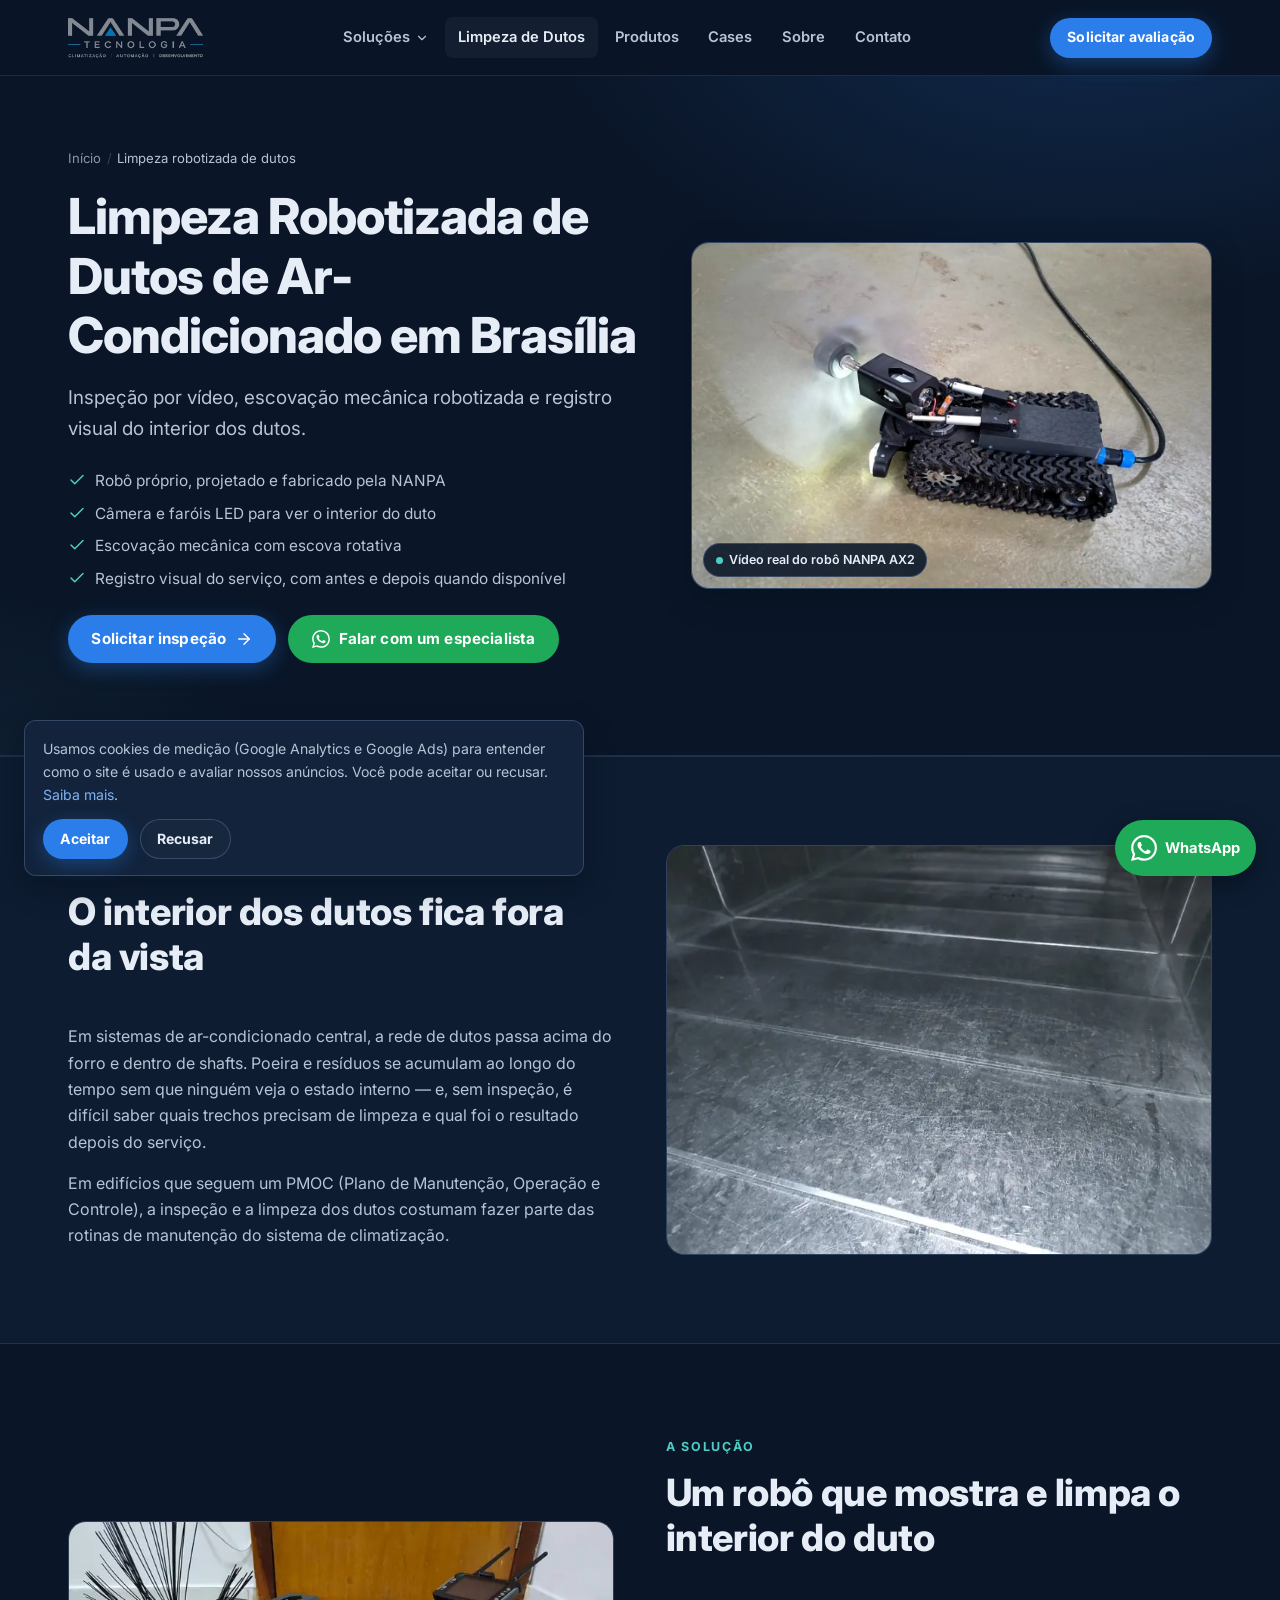
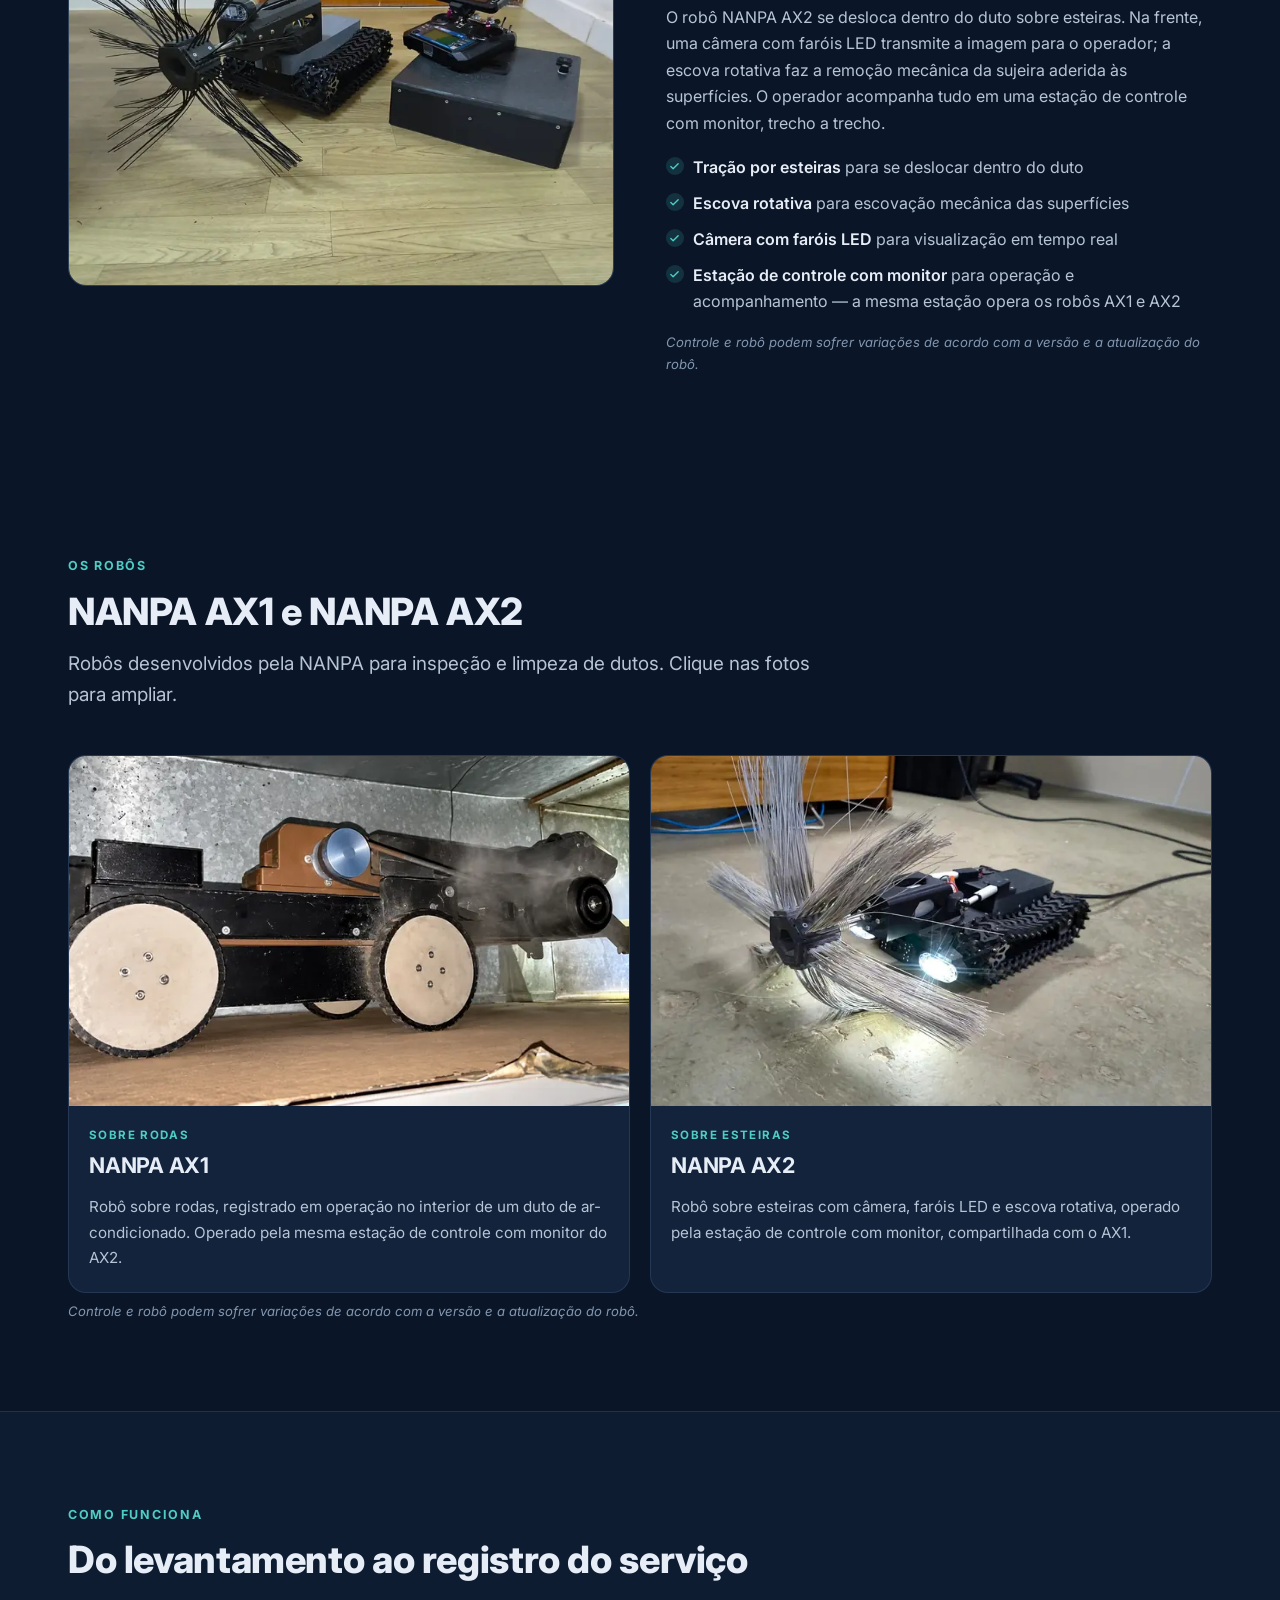
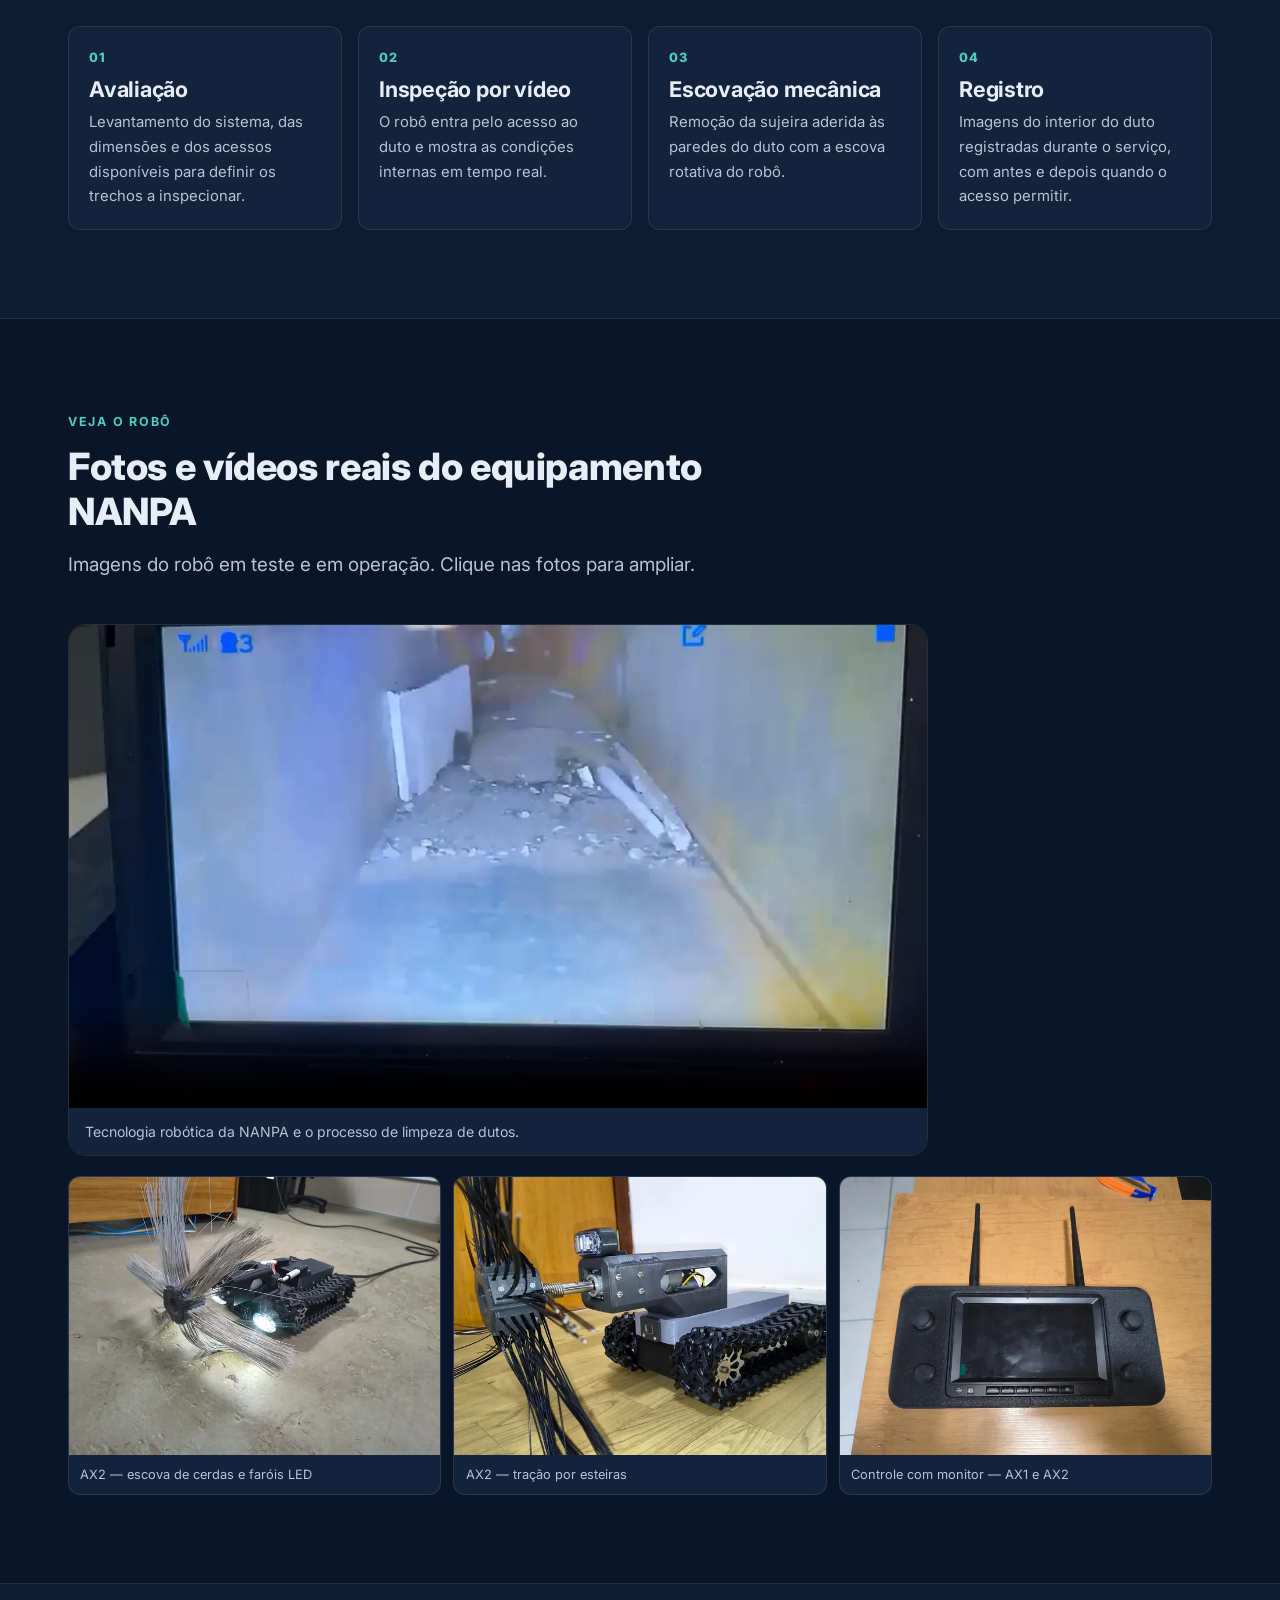
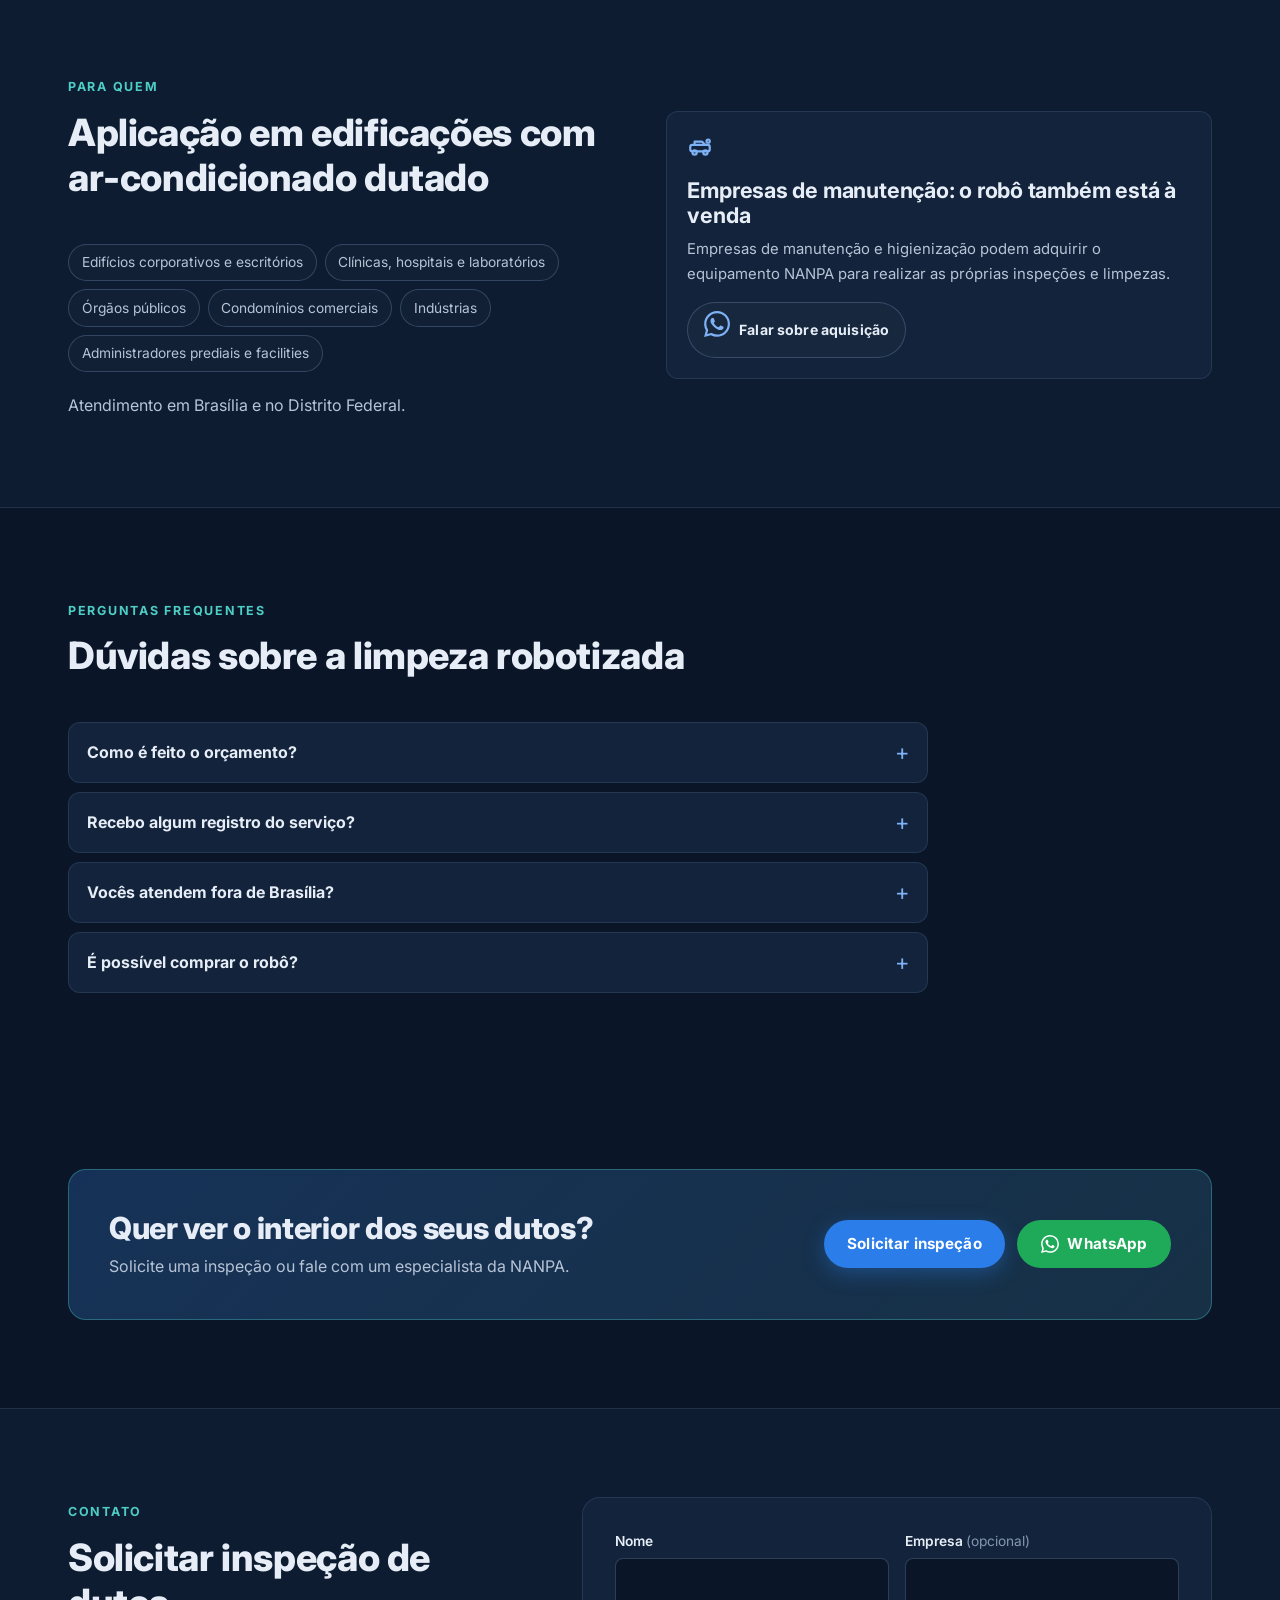
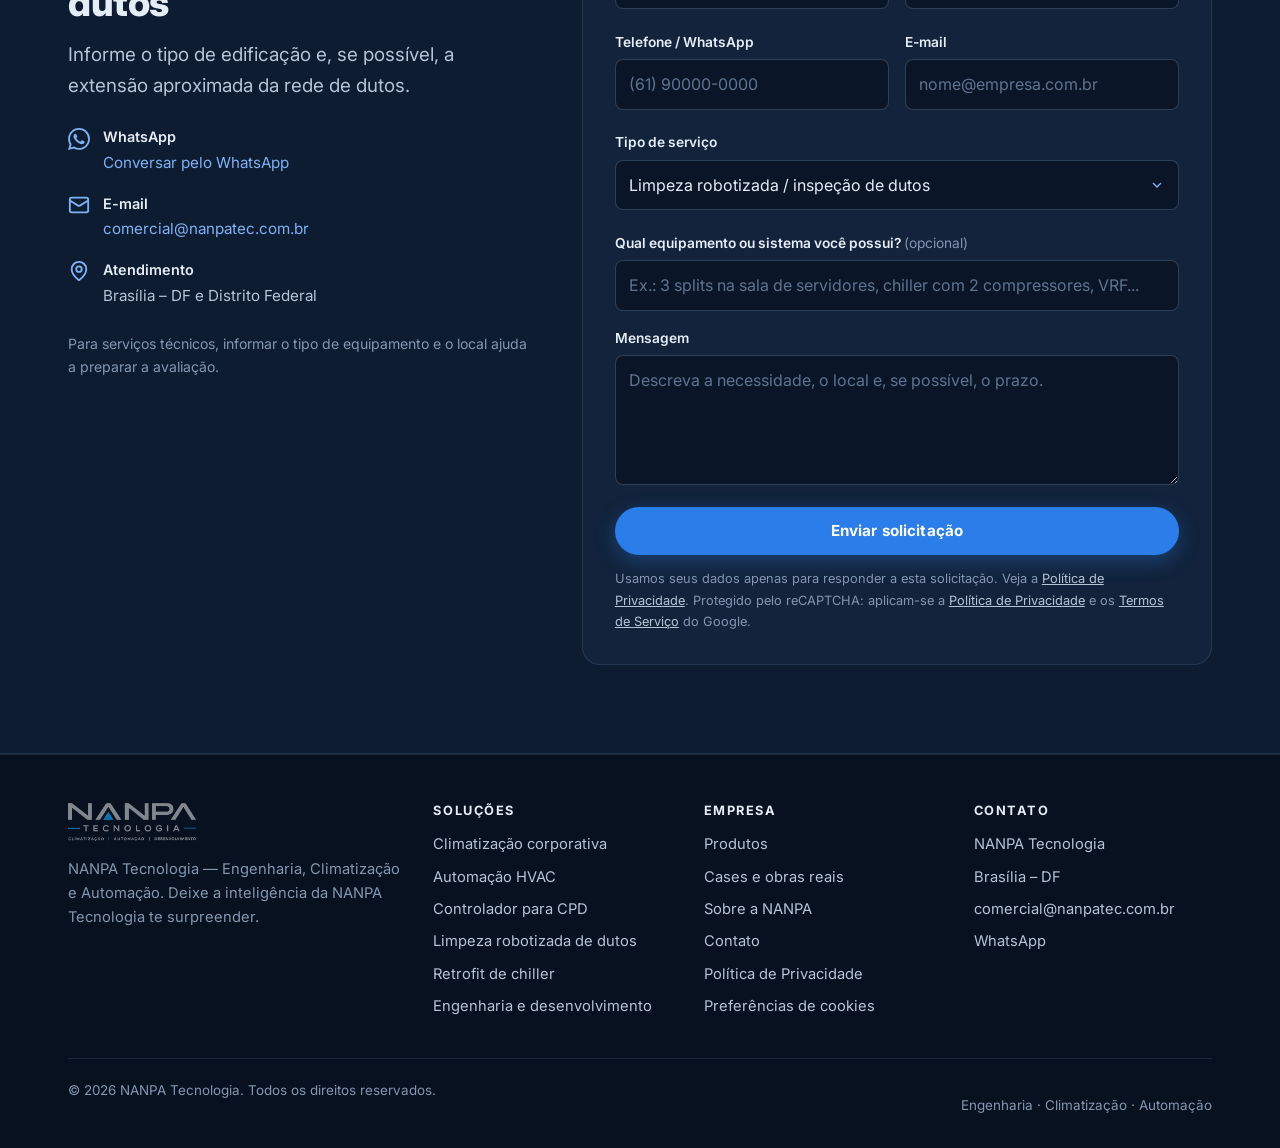
<file: limpeza-dutos-ar-condicionado-brasilia.html>
<!DOCTYPE html>
<html lang="pt-BR">
<head>
<!-- Google tag (gtag.js) — Google Ads AW-362399380 -->
<script async src="https://www.googletagmanager.com/gtag/js?id=AW-362399380"></script>
<script src="/js/gtag-init.js?v=1.0.0"></script>
<meta charset="UTF-8">
<meta name="viewport" content="width=device-width, initial-scale=1">
<title>Limpeza Robotizada de Dutos de Ar-Condicionado em Brasília | NANPA</title>
<meta name="description" content="Inspeção por vídeo e escovação mecânica robotizada de dutos de ar-condicionado em Brasília-DF, com robô próprio da NANPA e registro visual do interior dos dutos.">
<meta name="robots" content="index, follow, max-image-preview:large">
<link rel="canonical" href="https://nanpatec.com.br/limpeza-dutos-ar-condicionado-brasilia">
<meta name="theme-color" content="#0a1628">
<meta property="og:type" content="website">
<meta property="og:locale" content="pt_BR">
<meta property="og:site_name" content="NANPA Tecnologia">
<meta property="og:title" content="Limpeza Robotizada de Dutos de Ar-Condicionado em Brasília | NANPA">
<meta property="og:description" content="Inspeção por vídeo e escovação mecânica robotizada de dutos de ar-condicionado em Brasília-DF, com robô próprio da NANPA e registro visual do interior dos dutos.">
<meta property="og:url" content="https://nanpatec.com.br/limpeza-dutos-ar-condicionado-brasilia">
<meta property="og:image" content="https://nanpatec.com.br/assets/img/og-nanpa-tecnologia.jpg">
<meta property="og:image:width" content="1200">
<meta property="og:image:height" content="630">
<meta name="twitter:card" content="summary_large_image">
<meta name="twitter:title" content="Limpeza Robotizada de Dutos de Ar-Condicionado em Brasília | NANPA">
<meta name="twitter:description" content="Inspeção por vídeo e escovação mecânica robotizada de dutos de ar-condicionado em Brasília-DF, com robô próprio da NANPA e registro visual do interior dos dutos.">
<meta name="twitter:image" content="https://nanpatec.com.br/assets/img/og-nanpa-tecnologia.jpg">
<meta name="recaptcha-sitekey" content="6Lcwec4tAAAAAKurwTqKWwbZJPSHu0DMRDupl4bo">
<meta name="gtm-id" content="">
<link rel="icon" href="/favicon.svg" type="image/svg+xml">
<link rel="icon" href="/favicon-32.png" sizes="32x32" type="image/png">
<link rel="apple-touch-icon" href="/apple-touch-icon.png">
<link rel="preconnect" href="https://fonts.googleapis.com">
<link rel="preconnect" href="https://fonts.gstatic.com" crossorigin>
<link rel="stylesheet" href="https://fonts.googleapis.com/css2?family=Inter:wght@400;500;600;700;800&amp;display=swap">
<link rel="stylesheet" href="/css/site.css?v=3.0.0">
<script src="/js/main.js?v=3.3.0" defer></script>
<script type="application/ld+json">{"@context":"https://schema.org","@graph":[{"@type":"HVACBusiness","@id":"https://nanpatec.com.br/#empresa","name":"NANPA Tecnologia","alternateName":"NANPA Tecnologia — Engenharia, Climatização e Automação","url":"https://nanpatec.com.br/","logo":"https://nanpatec.com.br/assets/img/opt/logo-nanpa.png","image":"https://nanpatec.com.br/assets/img/og-nanpa-tecnologia.jpg","email":"comercial@nanpatec.com.br","slogan":"Deixe a inteligência da NANPA Tecnologia te surpreender.","description":"Engenharia, climatização e automação em Brasília-DF: HVAC corporativo, automação para CPD, limpeza robotizada de dutos, retrofit de chiller e desenvolvimento de soluções especiais.","address":{"@type":"PostalAddress","addressLocality":"Brasília","addressRegion":"DF","addressCountry":"BR"},"areaServed":[{"@type":"City","name":"Brasília"},{"@type":"AdministrativeArea","name":"Distrito Federal"}],"knowsAbout":["HVAC","Climatização corporativa","Automação de ar-condicionado","Climatização de CPD","Limpeza de dutos de ar-condicionado","Retrofit de chiller","Desenvolvimento eletrônico","Firmware","IoT"]},{"@type":"Service","name":"Limpeza robotizada de dutos de ar-condicionado","serviceType":"Limpeza e inspeção de dutos de ar-condicionado","description":"Inspeção por vídeo e escovação mecânica robotizada de dutos de ar-condicionado em Brasília-DF, com robô próprio da NANPA e registro visual do interior dos dutos.","url":"https://nanpatec.com.br/limpeza-dutos-ar-condicionado-brasilia","provider":{"@id":"https://nanpatec.com.br/#empresa"},"areaServed":[{"@type":"City","name":"Brasília"},{"@type":"AdministrativeArea","name":"Distrito Federal"}]},{"@type":"BreadcrumbList","itemListElement":[{"@type":"ListItem","position":1,"name":"Início","item":"https://nanpatec.com.br/"},{"@type":"ListItem","position":2,"name":"Limpeza robotizada de dutos","item":"https://nanpatec.com.br/limpeza-dutos-ar-condicionado-brasilia"}]}]}</script>
</head>
<body data-wa-topic="dutos" data-page-key="lp_limpeza_dutos">
<a class="skip-link" href="#conteudo">Pular para o conteúdo</a>
<header class="site-header">
  <div class="container">
    <a class="brand" href="/" aria-label="NANPA Tecnologia — página inicial">
      <img src="/assets/img/opt/logo-nanpa-dark.webp" alt="NANPA Tecnologia" width="480" height="142">
    </a>
    <nav class="nav" id="site-nav" aria-label="Menu principal">
      <ul class="nav-list">
        <li class="nav-drop">
          <button class="nav-drop-btn" type="button" aria-expanded="false" aria-controls="menu-solucoes">Soluções <svg viewBox="0 0 24 24" fill="none" stroke="currentColor" stroke-width="2" stroke-linecap="round" stroke-linejoin="round" aria-hidden="true"><path d="m6 9 6 6 6-6"/></svg></button>
          <div class="nav-drop-menu" id="menu-solucoes">
            <a href="/climatizacao-corporativa-brasilia">Climatização corporativa<span>Split, VRF/VRV, fan coil e chiller</span></a>
<a href="/automacao-hvac-brasilia">Automação HVAC<span>Controle, supervisão e integração</span></a>
<a href="/controlador-ar-condicionado-cpd">Controlador para CPD<span>Revezamento e redundância em salas técnicas</span></a>
<a href="/limpeza-dutos-ar-condicionado-brasilia" aria-current="page">Limpeza robotizada de dutos<span>Inspeção por vídeo e escovação mecânica</span></a>
<a href="/retrofit-chiller-brasilia">Retrofit de chiller<span>Modernização de controle e automação</span></a>
<a href="/engenharia-desenvolvimento">Engenharia e desenvolvimento<span>Eletrônica, firmware, IoT e soluções especiais</span></a>
          </div>
        </li>
        <li><a class="nav-link" href="/limpeza-dutos-ar-condicionado-brasilia" aria-current="page">Limpeza de Dutos</a></li>
        <li><a class="nav-link" href="/produtos">Produtos</a></li>
        <li><a class="nav-link" href="/cases">Cases</a></li>
        <li><a class="nav-link" href="/#sobre">Sobre</a></li>
        <li><a class="nav-link" href="#contato">Contato</a></li>
      </ul>
    </nav>
    <div class="header-actions">
      <a class="btn btn-primary btn-sm header-cta" href="#contato" data-cta="header_solicitar_avaliacao">Solicitar avaliação</a>
      <button class="nav-toggle" type="button" aria-label="Abrir menu" aria-expanded="false" aria-controls="site-nav"><span></span><span></span><span></span></button>
    </div>
  </div>
</header>
<main id="conteudo">
<section class="hero">
  <div class="container hero-grid">
    <div>
      <nav class="breadcrumb" aria-label="Você está em"><ol><li><a href="/">Início</a></li><li><span aria-current="page">Limpeza robotizada de dutos</span></li></ol></nav>
      <h1>Limpeza Robotizada de Dutos de Ar-Condicionado em Brasília</h1>
      <p class="lead">Inspeção por vídeo, escovação mecânica robotizada e registro visual do interior dos dutos.</p>
      <ul class="hero-points"><li><svg viewBox="0 0 24 24" fill="none" stroke="currentColor" stroke-width="2" stroke-linecap="round" stroke-linejoin="round" aria-hidden="true"><polyline points="20 6 9 17 4 12"/></svg><span>Robô próprio, projetado e fabricado pela NANPA</span></li><li><svg viewBox="0 0 24 24" fill="none" stroke="currentColor" stroke-width="2" stroke-linecap="round" stroke-linejoin="round" aria-hidden="true"><polyline points="20 6 9 17 4 12"/></svg><span>Câmera e faróis LED para ver o interior do duto</span></li><li><svg viewBox="0 0 24 24" fill="none" stroke="currentColor" stroke-width="2" stroke-linecap="round" stroke-linejoin="round" aria-hidden="true"><polyline points="20 6 9 17 4 12"/></svg><span>Escovação mecânica com escova rotativa</span></li><li><svg viewBox="0 0 24 24" fill="none" stroke="currentColor" stroke-width="2" stroke-linecap="round" stroke-linejoin="round" aria-hidden="true"><polyline points="20 6 9 17 4 12"/></svg><span>Registro visual do serviço, com antes e depois quando disponível</span></li></ul>
      <div class="btn-row"><a class="btn btn-primary" href="#contato" data-cta="dutos_hero_solicitar_inspecao" data-service="dutos">Solicitar inspeção <svg viewBox="0 0 24 24" fill="none" stroke="currentColor" stroke-width="2" stroke-linecap="round" stroke-linejoin="round" aria-hidden="true"><path d="M5 12h14"/><path d="m12 5 7 7-7 7"/></svg></a><a href="#" class="btn btn-wa js-wa" data-wa-topic="dutos" data-cta-location="dutos_hero"><svg viewBox="0 0 24 24" fill="currentColor" aria-hidden="true"><path d="M17.472 14.382c-.297-.149-1.758-.867-2.03-.967-.273-.099-.471-.148-.67.15-.197.297-.767.966-.94 1.164-.173.199-.347.223-.644.075-.297-.15-1.255-.463-2.39-1.475-.883-.788-1.48-1.761-1.653-2.059-.173-.297-.018-.458.13-.606.134-.133.298-.347.446-.52.149-.174.198-.298.298-.497.099-.198.05-.371-.025-.52-.075-.149-.669-1.612-.916-2.207-.242-.579-.487-.5-.669-.51-.173-.008-.371-.01-.57-.01-.198 0-.52.074-.792.372-.272.297-1.04 1.016-1.04 2.479 0 1.462 1.065 2.875 1.213 3.074.149.198 2.096 3.2 5.077 4.487.709.306 1.262.489 1.694.625.712.227 1.36.195 1.871.118.571-.085 1.758-.719 2.006-1.413.248-.694.248-1.289.173-1.413-.074-.124-.272-.198-.57-.347m-5.421 7.403h-.004a9.87 9.87 0 0 1-5.031-1.378l-.361-.214-3.741.982.998-3.648-.235-.374a9.86 9.86 0 0 1-1.51-5.26c.001-5.45 4.436-9.884 9.888-9.884 2.64 0 5.122 1.03 6.988 2.898a9.825 9.825 0 0 1 2.893 6.994c-.003 5.45-4.437 9.884-9.885 9.884m8.413-18.297A11.815 11.815 0 0 0 12.05 0C5.495 0 .16 5.335.157 11.892c0 2.096.547 4.142 1.588 5.945L.057 24l6.305-1.654a11.882 11.882 0 0 0 5.683 1.448h.005c6.554 0 11.89-5.335 11.893-11.893a11.821 11.821 0 0 0-3.48-8.413z"/></svg><span>Falar com um especialista</span></a></div>
    </div>
    <figure class="hero-media"><video src="/assets/img/real_duct_robot_demo.mp4" poster="/assets/img/opt/robo-dutos-farois-1200.webp" muted loop playsinline autoplay preload="none" width="1200" height="800" aria-label="Robô NANPA AX2 em operação: escova rotativa e faróis LED"></video><figcaption class="media-tag"><span class="dot"></span>Vídeo real do robô NANPA AX2</figcaption></figure>
  </div>
</section><section class="section section--alt"><div class="container"><div class="split">
  <div>
    <div class="section-head"><span class="eyebrow">O problema</span><h2>O interior dos dutos fica fora da vista</h2></div>
    <p>Em sistemas de ar-condicionado central, a rede de dutos passa acima do forro e dentro de shafts. Poeira e resíduos se acumulam ao longo do tempo sem que ninguém veja o estado interno — e, sem inspeção, é difícil saber quais trechos precisam de limpeza e qual foi o resultado depois do serviço.</p>
    <p>Em edifícios que seguem um PMOC (Plano de Manutenção, Operação e Controle), a inspeção e a limpeza dos dutos costumam fazer parte das rotinas de manutenção do sistema de climatização.</p>
  </div>
  <figure class="split-media"><img src="/assets/img/opt/interior-duto-720.webp" srcset="/assets/img/opt/interior-duto-720.webp 720w, /assets/img/opt/interior-duto-1400.webp 1400w" sizes="(min-width: 960px) 50vw, 100vw" width="1400" height="1050" alt="Interior de duto de ar-condicionado em chapa galvanizada após a limpeza" loading="lazy" decoding="async" data-full="/assets/img/opt/interior-duto-1400.webp"></figure>
</div></div></section><section class="section"><div class="container"><div class="split split--reverse">
  <div>
    <div class="section-head"><span class="eyebrow">A solução</span><h2>Um robô que mostra e limpa o interior do duto</h2></div>
    <p>O robô NANPA AX2 se desloca dentro do duto sobre esteiras. Na frente, uma câmera com faróis LED transmite a imagem para o operador; a escova rotativa faz a remoção mecânica da sujeira aderida às superfícies. O operador acompanha tudo em uma estação de controle com monitor, trecho a trecho.</p>
    <ul class="check-list">
      <li><span><strong>Tração por esteiras</strong> para se deslocar dentro do duto</span></li>
      <li><span><strong>Escova rotativa</strong> para escovação mecânica das superfícies</span></li>
      <li><span><strong>Câmera com faróis LED</strong> para visualização em tempo real</span></li>
      <li><span><strong>Estação de controle com monitor</strong> para operação e acompanhamento — a mesma estação opera os robôs AX1 e AX2</span></li>
    </ul>
    <p class="note-pending" style="margin-top:.5rem">Controle e robô podem sofrer variações de acordo com a versão e a atualização do robô.</p>
  </div>
  <figure class="split-media"><img src="/assets/img/opt/robo-dutos-estacao-controle-720.webp" srcset="/assets/img/opt/robo-dutos-estacao-controle-720.webp 720w, /assets/img/opt/robo-dutos-estacao-controle-1200.webp 1200w" sizes="(min-width: 960px) 50vw, 100vw" width="1200" height="800" alt="Robô NANPA AX2 ao lado da estação de controle com monitor" loading="lazy" decoding="async" data-full="/assets/img/opt/robo-dutos-estacao-controle-1200.webp"></figure>
</div></div></section><section class="section"><div class="container"><div class="section-head"><span class="eyebrow">Os robôs</span><h2>NANPA AX1 e NANPA AX2</h2><p class="lead">Robôs desenvolvidos pela NANPA para inspeção e limpeza de dutos. Clique nas fotos para ampliar.</p></div>
<div class="grid grid-2">
  <article class="card">
    <div class="card-media"><img src="/assets/img/opt/robo-nanpa-ax1-720.webp" srcset="/assets/img/opt/robo-nanpa-ax1-720.webp 720w, /assets/img/opt/robo-nanpa-ax1-1400.webp 1400w" sizes="(min-width: 640px) 50vw, 100vw" width="1400" height="791" alt="Robô NANPA AX1 em operação dentro de duto de ar-condicionado" loading="lazy" decoding="async" data-full="/assets/img/opt/robo-nanpa-ax1-1400.webp"></div>
    <div class="card-body"><span class="card-label">Sobre rodas</span><h3>NANPA AX1</h3><p>Robô sobre rodas, registrado em operação no interior de um duto de ar-condicionado. Operado pela mesma estação de controle com monitor do AX2.</p></div>
  </article>
  <article class="card">
    <div class="card-media"><img src="/assets/img/opt/robo-dutos-nanpa-720.webp" srcset="/assets/img/opt/robo-dutos-nanpa-720.webp 720w, /assets/img/opt/robo-dutos-nanpa-1200.webp 1200w" sizes="(min-width: 640px) 50vw, 100vw" width="1200" height="800" alt="Robô NANPA AX2 com escova rotativa e faróis LED" loading="lazy" decoding="async" data-full="/assets/img/opt/robo-dutos-nanpa-1200.webp"></div>
    <div class="card-body"><span class="card-label">Sobre esteiras</span><h3>NANPA AX2</h3><p>Robô sobre esteiras com câmera, faróis LED e escova rotativa, operado pela estação de controle com monitor, compartilhada com o AX1.</p></div>
  </article>
</div>
<p class="note-pending" style="margin-top:.5rem">Controle e robô podem sofrer variações de acordo com a versão e a atualização do robô.</p></div></section><section class="section section--alt"><div class="container"><div class="section-head"><span class="eyebrow">Como funciona</span><h2>Do levantamento ao registro do serviço</h2></div><ol class="steps steps--4"><li class="step"><h3>Avaliação</h3><p>Levantamento do sistema, das dimensões e dos acessos disponíveis para definir os trechos a inspecionar.</p></li><li class="step"><h3>Inspeção por vídeo</h3><p>O robô entra pelo acesso ao duto e mostra as condições internas em tempo real.</p></li><li class="step"><h3>Escovação mecânica</h3><p>Remoção da sujeira aderida às paredes do duto com a escova rotativa do robô.</p></li><li class="step"><h3>Registro</h3><p>Imagens do interior do duto registradas durante o serviço, com antes e depois quando o acesso permitir.</p></li></ol></div></section><section class="section"><div class="container"><div class="section-head"><span class="eyebrow">Veja o robô</span><h2>Fotos e vídeos reais do equipamento NANPA</h2><p class="lead">Imagens do robô em teste e em operação. Clique nas fotos para ampliar.</p></div>
<figure class="video-card" style="max-width:860px;margin-bottom:1.25rem">
  <video src="/assets/img/video_site_otimizado.mp4" poster="/assets/img/opt/video-limpeza-real-inicio.webp" controls muted playsinline preload="none" width="1280" height="724"></video>
  <figcaption>Tecnologia robótica da NANPA e o processo de limpeza de dutos.</figcaption>
</figure>
<div class="gallery">
<figure><img src="/assets/img/opt/robo-dutos-escova-720.webp" srcset="/assets/img/opt/robo-dutos-escova-720.webp 720w, /assets/img/opt/robo-dutos-escova-1400.webp 1400w" sizes="(min-width: 1100px) 25vw, (min-width: 768px) 33vw, 50vw" width="1400" height="1050" alt="Robô NANPA AX2 com escova de cerdas e faróis" loading="lazy" decoding="async" data-full="/assets/img/opt/robo-dutos-escova-1400.webp"><figcaption>AX2 — escova de cerdas e faróis LED</figcaption></figure>
<figure><img src="/assets/img/opt/robo-dutos-mecanismo-720.webp" srcset="/assets/img/opt/robo-dutos-mecanismo-720.webp 720w, /assets/img/opt/robo-dutos-mecanismo-1200.webp 1200w" sizes="(min-width: 1100px) 25vw, (min-width: 768px) 33vw, 50vw" width="1200" height="800" alt="Mecanismo de tração e acionamento do robô NANPA AX2" loading="lazy" decoding="async" data-full="/assets/img/opt/robo-dutos-mecanismo-1200.webp"><figcaption>AX2 — tração por esteiras</figcaption></figure>
<figure><img src="/assets/img/opt/robo-dutos-controle-remoto-720.webp" srcset="/assets/img/opt/robo-dutos-controle-remoto-720.webp 720w, /assets/img/opt/robo-dutos-controle-remoto-1400.webp 1400w" sizes="(min-width: 1100px) 25vw, (min-width: 768px) 33vw, 50vw" width="1400" height="1050" alt="Controle remoto com monitor dos robôs NANPA AX1 e AX2" loading="lazy" decoding="async" data-full="/assets/img/opt/robo-dutos-controle-remoto-1400.webp"><figcaption>Controle com monitor — AX1 e AX2</figcaption></figure>
</div></div></section><section class="section section--alt"><div class="container"><div class="split">
  <div>
    <div class="section-head"><span class="eyebrow">Para quem</span><h2>Aplicação em edificações com ar-condicionado dutado</h2></div>
    <ul class="pill-list">
      <li>Edifícios corporativos e escritórios</li><li>Clínicas, hospitais e laboratórios</li><li>Órgãos públicos</li>
      <li>Condomínios comerciais</li><li>Indústrias</li><li>Administradores prediais e facilities</li>
    </ul>
    <p style="margin-top:1.25rem">Atendimento em Brasília e no Distrito Federal.</p>
  </div>
  <div class="icon-card">
    <svg viewBox="0 0 24 24" fill="none" stroke="currentColor" stroke-width="2" stroke-linecap="round" stroke-linejoin="round" aria-hidden="true"><rect x="3" y="11" width="18" height="6" rx="2"/><circle cx="7" cy="18" r="2"/><circle cx="17" cy="18" r="2"/><path d="M7 11V8h7l3 3"/><circle cx="19.5" cy="7.5" r="1.5"/></svg>
    <h3>Empresas de manutenção: o robô também está à venda</h3>
    <p>Empresas de manutenção e higienização podem adquirir o equipamento NANPA para realizar as próprias inspeções e limpezas.</p>
    <p style="margin-top:1rem"><a href="#" class="btn btn-ghost btn-sm js-wa" data-wa-topic="robo" data-cta-location="dutos_venda_robo"><svg viewBox="0 0 24 24" fill="currentColor" aria-hidden="true"><path d="M17.472 14.382c-.297-.149-1.758-.867-2.03-.967-.273-.099-.471-.148-.67.15-.197.297-.767.966-.94 1.164-.173.199-.347.223-.644.075-.297-.15-1.255-.463-2.39-1.475-.883-.788-1.48-1.761-1.653-2.059-.173-.297-.018-.458.13-.606.134-.133.298-.347.446-.52.149-.174.198-.298.298-.497.099-.198.05-.371-.025-.52-.075-.149-.669-1.612-.916-2.207-.242-.579-.487-.5-.669-.51-.173-.008-.371-.01-.57-.01-.198 0-.52.074-.792.372-.272.297-1.04 1.016-1.04 2.479 0 1.462 1.065 2.875 1.213 3.074.149.198 2.096 3.2 5.077 4.487.709.306 1.262.489 1.694.625.712.227 1.36.195 1.871.118.571-.085 1.758-.719 2.006-1.413.248-.694.248-1.289.173-1.413-.074-.124-.272-.198-.57-.347m-5.421 7.403h-.004a9.87 9.87 0 0 1-5.031-1.378l-.361-.214-3.741.982.998-3.648-.235-.374a9.86 9.86 0 0 1-1.51-5.26c.001-5.45 4.436-9.884 9.888-9.884 2.64 0 5.122 1.03 6.988 2.898a9.825 9.825 0 0 1 2.893 6.994c-.003 5.45-4.437 9.884-9.885 9.884m8.413-18.297A11.815 11.815 0 0 0 12.05 0C5.495 0 .16 5.335.157 11.892c0 2.096.547 4.142 1.588 5.945L.057 24l6.305-1.654a11.882 11.882 0 0 0 5.683 1.448h.005c6.554 0 11.89-5.335 11.893-11.893a11.821 11.821 0 0 0-3.48-8.413z"/></svg><span>Falar sobre aquisição</span></a></p>
  </div>
</div></div></section><section class="section"><div class="container"><div class="section-head"><span class="eyebrow">Perguntas frequentes</span><h2>Dúvidas sobre a limpeza robotizada</h2></div><div class="faq">
<details><summary>Como é feito o orçamento?</summary><div><p>O valor depende da extensão da rede de dutos, dos acessos disponíveis e das condições internas. Normalmente começamos por uma avaliação do sistema para dimensionar o serviço.</p></div></details>
<details><summary>Recebo algum registro do serviço?</summary><div><p>Sim. O serviço é acompanhado por câmera e as imagens do interior do duto são registradas, com antes e depois quando as condições de acesso permitirem.</p></div></details>
<details><summary>Vocês atendem fora de Brasília?</summary><div><p>O atendimento é focado em Brasília e no Distrito Federal. Para outras localidades, entre em contato para avaliarmos.</p></div></details>
<details><summary>É possível comprar o robô?</summary><div><p>Sim. Empresas de manutenção e higienização podem adquirir o equipamento. Fale com a equipe para saber mais.</p></div></details>
</div></div></section><section class="section"><div class="container"><div class="cta-band">
  <div>
    <h2>Quer ver o interior dos seus dutos?</h2>
    <p>Solicite uma inspeção ou fale com um especialista da NANPA.</p>
  </div>
  <div class="btn-row">
    <a class="btn btn-primary" href="#contato" data-cta="dutos_cta_avaliacao">Solicitar inspeção</a>
    <a href="#" class="btn btn-wa js-wa" data-wa-topic="dutos" data-cta-location="dutos_cta"><svg viewBox="0 0 24 24" fill="currentColor" aria-hidden="true"><path d="M17.472 14.382c-.297-.149-1.758-.867-2.03-.967-.273-.099-.471-.148-.67.15-.197.297-.767.966-.94 1.164-.173.199-.347.223-.644.075-.297-.15-1.255-.463-2.39-1.475-.883-.788-1.48-1.761-1.653-2.059-.173-.297-.018-.458.13-.606.134-.133.298-.347.446-.52.149-.174.198-.298.298-.497.099-.198.05-.371-.025-.52-.075-.149-.669-1.612-.916-2.207-.242-.579-.487-.5-.669-.51-.173-.008-.371-.01-.57-.01-.198 0-.52.074-.792.372-.272.297-1.04 1.016-1.04 2.479 0 1.462 1.065 2.875 1.213 3.074.149.198 2.096 3.2 5.077 4.487.709.306 1.262.489 1.694.625.712.227 1.36.195 1.871.118.571-.085 1.758-.719 2.006-1.413.248-.694.248-1.289.173-1.413-.074-.124-.272-.198-.57-.347m-5.421 7.403h-.004a9.87 9.87 0 0 1-5.031-1.378l-.361-.214-3.741.982.998-3.648-.235-.374a9.86 9.86 0 0 1-1.51-5.26c.001-5.45 4.436-9.884 9.888-9.884 2.64 0 5.122 1.03 6.988 2.898a9.825 9.825 0 0 1 2.893 6.994c-.003 5.45-4.437 9.884-9.885 9.884m8.413-18.297A11.815 11.815 0 0 0 12.05 0C5.495 0 .16 5.335.157 11.892c0 2.096.547 4.142 1.588 5.945L.057 24l6.305-1.654a11.882 11.882 0 0 0 5.683 1.448h.005c6.554 0 11.89-5.335 11.893-11.893a11.821 11.821 0 0 0-3.48-8.413z"/></svg><span>WhatsApp</span></a>
  </div>
</div></div></section><section class="section section--alt" id="contato" aria-labelledby="contato-titulo">
  <div class="container contact-grid">
    <div>
      <span class="eyebrow">Contato</span>
      <h2 id="contato-titulo">Solicitar inspeção de dutos</h2>
      <p class="lead">Informe o tipo de edificação e, se possível, a extensão aproximada da rede de dutos.</p>
      <ul class="contact-list">
        <li><svg viewBox="0 0 24 24" fill="currentColor" aria-hidden="true"><path d="M17.472 14.382c-.297-.149-1.758-.867-2.03-.967-.273-.099-.471-.148-.67.15-.197.297-.767.966-.94 1.164-.173.199-.347.223-.644.075-.297-.15-1.255-.463-2.39-1.475-.883-.788-1.48-1.761-1.653-2.059-.173-.297-.018-.458.13-.606.134-.133.298-.347.446-.52.149-.174.198-.298.298-.497.099-.198.05-.371-.025-.52-.075-.149-.669-1.612-.916-2.207-.242-.579-.487-.5-.669-.51-.173-.008-.371-.01-.57-.01-.198 0-.52.074-.792.372-.272.297-1.04 1.016-1.04 2.479 0 1.462 1.065 2.875 1.213 3.074.149.198 2.096 3.2 5.077 4.487.709.306 1.262.489 1.694.625.712.227 1.36.195 1.871.118.571-.085 1.758-.719 2.006-1.413.248-.694.248-1.289.173-1.413-.074-.124-.272-.198-.57-.347m-5.421 7.403h-.004a9.87 9.87 0 0 1-5.031-1.378l-.361-.214-3.741.982.998-3.648-.235-.374a9.86 9.86 0 0 1-1.51-5.26c.001-5.45 4.436-9.884 9.888-9.884 2.64 0 5.122 1.03 6.988 2.898a9.825 9.825 0 0 1 2.893 6.994c-.003 5.45-4.437 9.884-9.885 9.884m8.413-18.297A11.815 11.815 0 0 0 12.05 0C5.495 0 .16 5.335.157 11.892c0 2.096.547 4.142 1.588 5.945L.057 24l6.305-1.654a11.882 11.882 0 0 0 5.683 1.448h.005c6.554 0 11.89-5.335 11.893-11.893a11.821 11.821 0 0 0-3.48-8.413z"/></svg><div><strong>WhatsApp</strong><a href="#" class="js-wa" data-wa-topic="dutos" data-cta-location="contato_lista">Conversar pelo WhatsApp</a></div></li>
        <li><svg viewBox="0 0 24 24" fill="none" stroke="currentColor" stroke-width="2" stroke-linecap="round" stroke-linejoin="round" aria-hidden="true"><rect width="20" height="16" x="2" y="4" rx="2"/><path d="m22 7-8.97 5.7a1.94 1.94 0 0 1-2.06 0L2 7"/></svg><div><strong>E-mail</strong><a href="mailto:comercial@nanpatec.com.br">comercial@nanpatec.com.br</a></div></li>
        <li><svg viewBox="0 0 24 24" fill="none" stroke="currentColor" stroke-width="2" stroke-linecap="round" stroke-linejoin="round" aria-hidden="true"><path d="M20 10c0 6-8 12-8 12s-8-6-8-12a8 8 0 0 1 16 0Z"/><circle cx="12" cy="10" r="3"/></svg><div><strong>Atendimento</strong><span>Brasília – DF e Distrito Federal</span></div></li>
      </ul>
      <p class="small muted">Para serviços técnicos, informar o tipo de equipamento e o local ajuda a preparar a avaliação.</p>
    </div>
    <form class="form js-lead-form" id="form-contato" novalidate data-form-id="contato_dutos">
      <div class="hp-field" aria-hidden="true">
        <label for="f-website">Não preencha este campo</label>
        <input id="f-website" name="website" type="text" tabindex="-1" autocomplete="off">
      </div>
      <div class="form-row">
          <div class="field">
            <label for="f-nome">Nome</label>
            <input id="f-nome" name="name" type="text" autocomplete="name" required maxlength="100">
            <span class="field-error" aria-live="polite"></span>
          </div>
          <div class="field">
            <label for="f-empresa">Empresa <span class="opt">(opcional)</span></label>
            <input id="f-empresa" name="company" type="text" autocomplete="organization" maxlength="120">
          </div>
      </div>
      <div class="form-row">
        <div class="field">
          <label for="f-tel">Telefone / WhatsApp</label>
          <input id="f-tel" name="phone" type="tel" inputmode="tel" autocomplete="tel" required maxlength="20" placeholder="(61) 90000-0000">
          <span class="field-error" aria-live="polite"></span>
        </div>
        <div class="field">
          <label for="f-email">E-mail</label>
          <input id="f-email" name="email" type="email" autocomplete="email" required maxlength="160" placeholder="nome@empresa.com.br">
          <span class="field-error" aria-live="polite"></span>
        </div>
      </div>
      <div class="field">
        <label for="f-servico">Tipo de serviço</label>
        <select id="f-servico" name="service" required>
          <option value="" disabled>Selecione</option><option value="dutos" selected>Limpeza robotizada / inspeção de dutos</option><option value="cpd">Controlador para CPD / sala técnica</option><option value="chiller">Retrofit / automação de chiller</option><option value="climatizacao">Climatização corporativa (instalação, manutenção)</option><option value="automacao">Automação HVAC / termostatos</option><option value="engenharia">Engenharia e desenvolvimento sob medida</option><option value="robo">Aquisição do robô de inspeção de dutos</option><option value="outro">Outro assunto</option>
        </select>
        <span class="field-error" aria-live="polite"></span>
      </div>
        <div class="field">
          <label for="f-equip">Qual equipamento ou sistema você possui? <span class="opt">(opcional)</span></label>
          <input id="f-equip" name="equipment" type="text" maxlength="160" placeholder="Ex.: 3 splits na sala de servidores, chiller com 2 compressores, VRF...">
        </div>
      <div class="field">
        <label for="f-msg">Mensagem</label>
        <textarea id="f-msg" name="message" rows="4" required maxlength="2000" placeholder="Descreva a necessidade, o local e, se possível, o prazo."></textarea>
        <span class="field-error" aria-live="polite"></span>
      </div>
      <button type="submit" class="btn btn-primary btn-block">Enviar solicitação</button>
      <p class="form-legal">Usamos seus dados apenas para responder a esta solicitação. Veja a <a href="/politica-de-privacidade">Política de Privacidade</a>. Protegido pelo reCAPTCHA: aplicam-se a <a href="https://policies.google.com/privacy" target="_blank" rel="noopener">Política de Privacidade</a> e os <a href="https://policies.google.com/terms" target="_blank" rel="noopener">Termos de Serviço</a> do Google.</p>
      <div class="form-status" role="status" aria-live="polite"></div>
    </form>
  </div>
</section>
</main>
<footer class="site-footer">
  <div class="container">
    <div class="footer-grid">
      <div class="footer-brand">
        <img src="/assets/img/opt/logo-nanpa-dark.webp" alt="NANPA Tecnologia" width="480" height="142" loading="lazy">
        <p>NANPA Tecnologia — Engenharia, Climatização e Automação. Deixe a inteligência da NANPA Tecnologia te surpreender.</p>
      </div>
      <div>
        <h3>Soluções</h3>
        <div class="footer-links"><a href="/climatizacao-corporativa-brasilia">Climatização corporativa</a><a href="/automacao-hvac-brasilia">Automação HVAC</a><a href="/controlador-ar-condicionado-cpd">Controlador para CPD</a><a href="/limpeza-dutos-ar-condicionado-brasilia">Limpeza robotizada de dutos</a><a href="/retrofit-chiller-brasilia">Retrofit de chiller</a><a href="/engenharia-desenvolvimento">Engenharia e desenvolvimento</a></div>
      </div>
      <div>
        <h3>Empresa</h3>
        <div class="footer-links">
          <a href="/produtos">Produtos</a>
          <a href="/cases">Cases e obras reais</a>
          <a href="/#sobre">Sobre a NANPA</a>
          <a href="#contato">Contato</a>
          <a href="/politica-de-privacidade">Política de Privacidade</a>
          <button type="button" class="js-cookie-prefs" hidden>Preferências de cookies</button>
        </div>
      </div>
      <div>
        <h3>Contato</h3>
        <div class="footer-links">
          <span>NANPA Tecnologia</span>
          <span>Brasília – DF</span>
          <a href="mailto:comercial@nanpatec.com.br">comercial@nanpatec.com.br</a>
          <a href="#" class="js-wa" data-wa-topic="dutos" data-cta-location="rodape">WhatsApp</a>
        </div>
      </div>
    </div>
    <div class="footer-bottom">
      <p>&copy; <span class="js-year">2026</span> NANPA Tecnologia. Todos os direitos reservados.</p>
      <p>Engenharia · Climatização · Automação</p>
    </div>
  </div>
</footer>
<a href="#" class="wa-float js-wa" data-wa-topic="dutos" data-cta-location="flutuante" aria-label="Conversar pelo WhatsApp"><svg viewBox="0 0 24 24" fill="currentColor" aria-hidden="true"><path d="M17.472 14.382c-.297-.149-1.758-.867-2.03-.967-.273-.099-.471-.148-.67.15-.197.297-.767.966-.94 1.164-.173.199-.347.223-.644.075-.297-.15-1.255-.463-2.39-1.475-.883-.788-1.48-1.761-1.653-2.059-.173-.297-.018-.458.13-.606.134-.133.298-.347.446-.52.149-.174.198-.298.298-.497.099-.198.05-.371-.025-.52-.075-.149-.669-1.612-.916-2.207-.242-.579-.487-.5-.669-.51-.173-.008-.371-.01-.57-.01-.198 0-.52.074-.792.372-.272.297-1.04 1.016-1.04 2.479 0 1.462 1.065 2.875 1.213 3.074.149.198 2.096 3.2 5.077 4.487.709.306 1.262.489 1.694.625.712.227 1.36.195 1.871.118.571-.085 1.758-.719 2.006-1.413.248-.694.248-1.289.173-1.413-.074-.124-.272-.198-.57-.347m-5.421 7.403h-.004a9.87 9.87 0 0 1-5.031-1.378l-.361-.214-3.741.982.998-3.648-.235-.374a9.86 9.86 0 0 1-1.51-5.26c.001-5.45 4.436-9.884 9.888-9.884 2.64 0 5.122 1.03 6.988 2.898a9.825 9.825 0 0 1 2.893 6.994c-.003 5.45-4.437 9.884-9.885 9.884m8.413-18.297A11.815 11.815 0 0 0 12.05 0C5.495 0 .16 5.335.157 11.892c0 2.096.547 4.142 1.588 5.945L.057 24l6.305-1.654a11.882 11.882 0 0 0 5.683 1.448h.005c6.554 0 11.89-5.335 11.893-11.893a11.821 11.821 0 0 0-3.48-8.413z"/></svg><span>WhatsApp</span></a>
<div class="modal" id="wa-modal" aria-hidden="true" role="dialog" aria-modal="true" aria-labelledby="wa-modal-title">
  <div class="modal-overlay" data-close></div>
  <div class="modal-card">
    <button class="modal-close" type="button" data-close aria-label="Fechar">&times;</button>
    <div class="modal-icon"><svg viewBox="0 0 24 24" fill="currentColor" aria-hidden="true"><path d="M17.472 14.382c-.297-.149-1.758-.867-2.03-.967-.273-.099-.471-.148-.67.15-.197.297-.767.966-.94 1.164-.173.199-.347.223-.644.075-.297-.15-1.255-.463-2.39-1.475-.883-.788-1.48-1.761-1.653-2.059-.173-.297-.018-.458.13-.606.134-.133.298-.347.446-.52.149-.174.198-.298.298-.497.099-.198.05-.371-.025-.52-.075-.149-.669-1.612-.916-2.207-.242-.579-.487-.5-.669-.51-.173-.008-.371-.01-.57-.01-.198 0-.52.074-.792.372-.272.297-1.04 1.016-1.04 2.479 0 1.462 1.065 2.875 1.213 3.074.149.198 2.096 3.2 5.077 4.487.709.306 1.262.489 1.694.625.712.227 1.36.195 1.871.118.571-.085 1.758-.719 2.006-1.413.248-.694.248-1.289.173-1.413-.074-.124-.272-.198-.57-.347m-5.421 7.403h-.004a9.87 9.87 0 0 1-5.031-1.378l-.361-.214-3.741.982.998-3.648-.235-.374a9.86 9.86 0 0 1-1.51-5.26c.001-5.45 4.436-9.884 9.888-9.884 2.64 0 5.122 1.03 6.988 2.898a9.825 9.825 0 0 1 2.893 6.994c-.003 5.45-4.437 9.884-9.885 9.884m8.413-18.297A11.815 11.815 0 0 0 12.05 0C5.495 0 .16 5.335.157 11.892c0 2.096.547 4.142 1.588 5.945L.057 24l6.305-1.654a11.882 11.882 0 0 0 5.683 1.448h.005c6.554 0 11.89-5.335 11.893-11.893a11.821 11.821 0 0 0-3.48-8.413z"/></svg></div>
    <h3 id="wa-modal-title">Abrindo o WhatsApp</h3>
    <p>Verificação automática contra robôs. Só um instante.</p>
    <div class="modal-feedback" id="wa-feedback" role="status" aria-live="polite"></div>
    <div class="modal-actions">
      <a id="wa-open-link" class="btn btn-wa" href="#" target="_blank" rel="noopener noreferrer" hidden>Abrir WhatsApp</a>
      <button type="button" id="wa-retry" class="btn btn-ghost" hidden>Tentar novamente</button>
    </div>
    <p class="modal-alt muted small">Protegido pelo reCAPTCHA — <a href="https://policies.google.com/privacy" target="_blank" rel="noopener">Privacidade</a> e <a href="https://policies.google.com/terms" target="_blank" rel="noopener">Termos</a> do Google.</p>
    <p class="modal-alt muted">Prefere e-mail? <a href="mailto:comercial@nanpatec.com.br">comercial@nanpatec.com.br</a></p>
  </div>
</div>
<div class="cookie-banner" id="cookie-banner" role="dialog" aria-live="polite" aria-label="Aviso de cookies" hidden>
  <p>Usamos cookies de medição (Google Analytics e Google Ads) para entender como o site é usado e avaliar nossos anúncios. Você pode aceitar ou recusar. <a href="/politica-de-privacidade#cookies">Saiba mais</a>.</p>
  <div class="btn-row">
    <button type="button" class="btn btn-primary btn-sm" data-consent="granted">Aceitar</button>
    <button type="button" class="btn btn-ghost btn-sm" data-consent="denied">Recusar</button>
  </div>
</div>
</body>
</html>
</file>
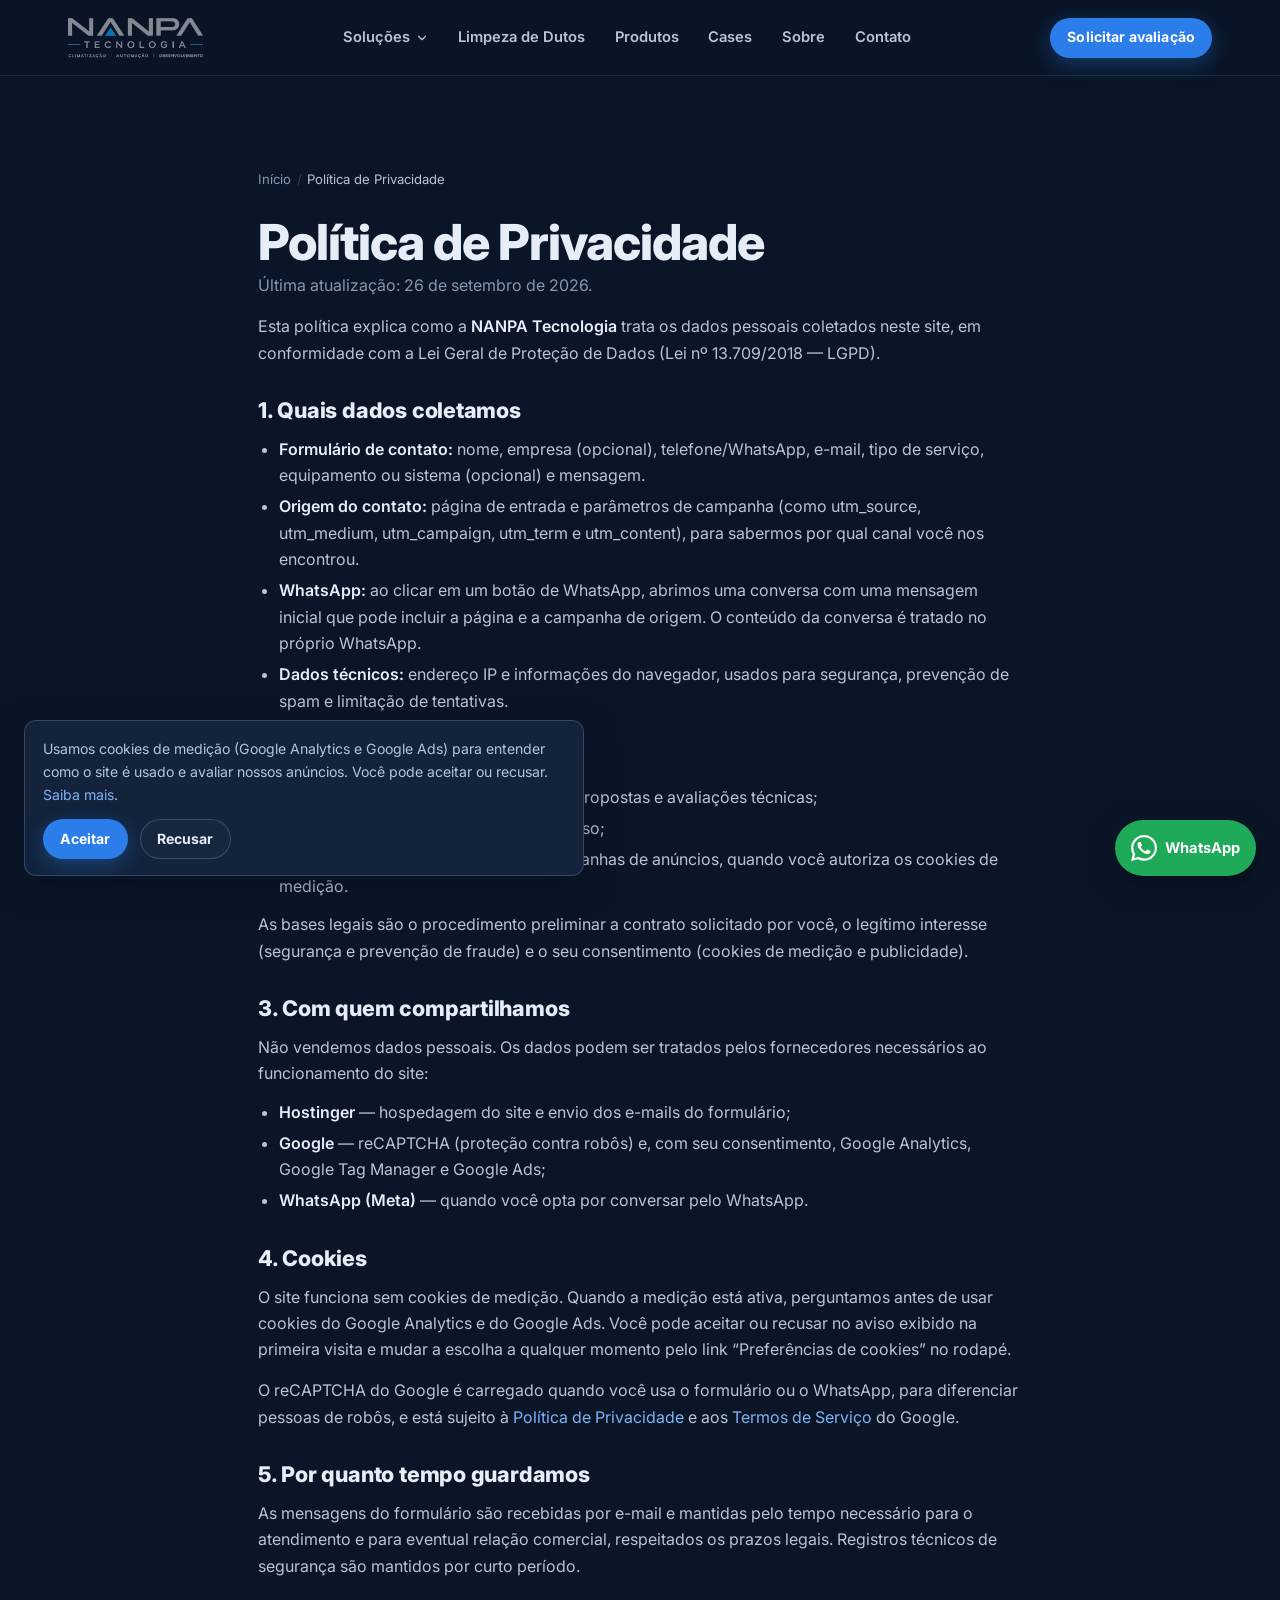
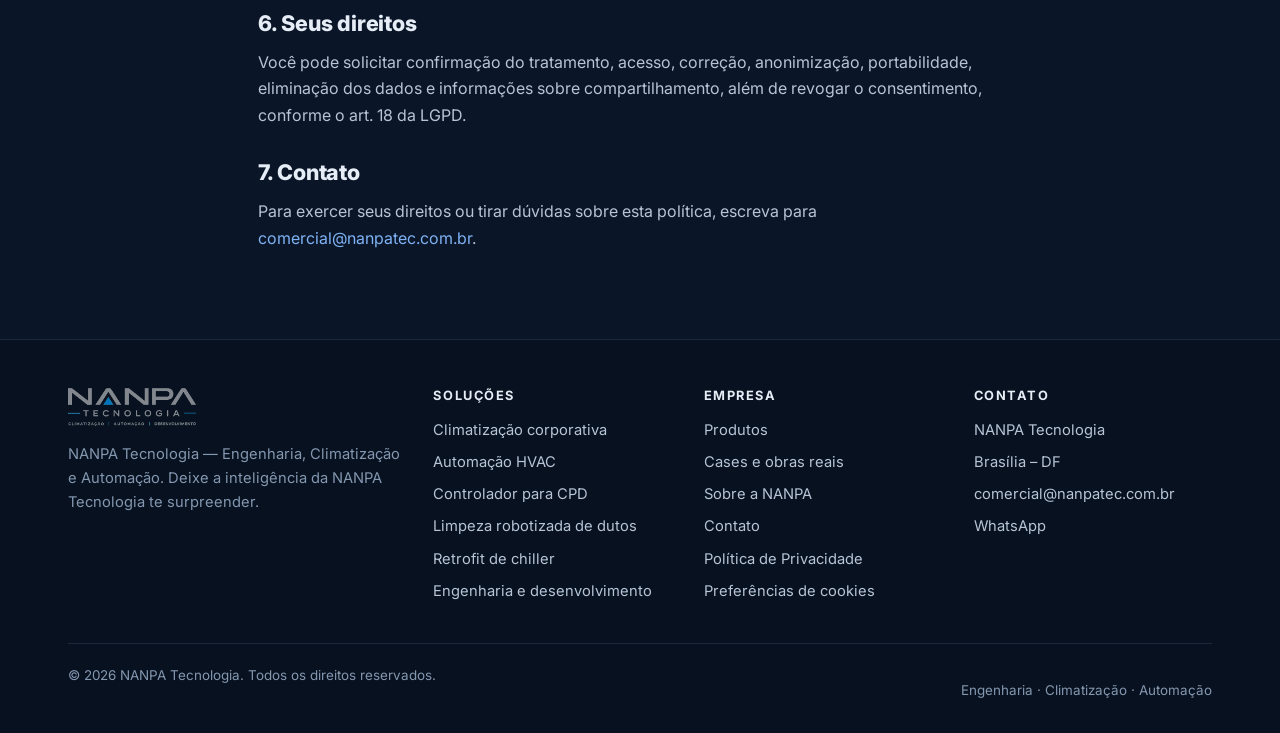
<file: politica-de-privacidade.html>
<!DOCTYPE html>
<html lang="pt-BR">
<head>
<!-- Google tag (gtag.js) — Google Ads AW-362399380 -->
<script async src="https://www.googletagmanager.com/gtag/js?id=AW-362399380"></script>
<script src="/js/gtag-init.js?v=1.0.0"></script>
<meta charset="UTF-8">
<meta name="viewport" content="width=device-width, initial-scale=1">
<title>Política de Privacidade | NANPA Tecnologia</title>
<meta name="description" content="Como a NANPA Tecnologia trata dados pessoais coletados no site, cookies e seus direitos pela LGPD.">
<meta name="robots" content="index, follow, max-image-preview:large">
<link rel="canonical" href="https://nanpatec.com.br/politica-de-privacidade">
<meta name="theme-color" content="#0a1628">
<meta property="og:type" content="website">
<meta property="og:locale" content="pt_BR">
<meta property="og:site_name" content="NANPA Tecnologia">
<meta property="og:title" content="Política de Privacidade | NANPA Tecnologia">
<meta property="og:description" content="Como a NANPA Tecnologia trata dados pessoais coletados no site, cookies e seus direitos pela LGPD.">
<meta property="og:url" content="https://nanpatec.com.br/politica-de-privacidade">
<meta property="og:image" content="https://nanpatec.com.br/assets/img/og-nanpa-tecnologia.jpg">
<meta property="og:image:width" content="1200">
<meta property="og:image:height" content="630">
<meta name="twitter:card" content="summary_large_image">
<meta name="twitter:title" content="Política de Privacidade | NANPA Tecnologia">
<meta name="twitter:description" content="Como a NANPA Tecnologia trata dados pessoais coletados no site, cookies e seus direitos pela LGPD.">
<meta name="twitter:image" content="https://nanpatec.com.br/assets/img/og-nanpa-tecnologia.jpg">
<meta name="recaptcha-sitekey" content="6Lcwec4tAAAAAKurwTqKWwbZJPSHu0DMRDupl4bo">
<meta name="gtm-id" content="">
<link rel="icon" href="/favicon.svg" type="image/svg+xml">
<link rel="icon" href="/favicon-32.png" sizes="32x32" type="image/png">
<link rel="apple-touch-icon" href="/apple-touch-icon.png">
<link rel="preconnect" href="https://fonts.googleapis.com">
<link rel="preconnect" href="https://fonts.gstatic.com" crossorigin>
<link rel="stylesheet" href="https://fonts.googleapis.com/css2?family=Inter:wght@400;500;600;700;800&amp;display=swap">
<link rel="stylesheet" href="/css/site.css?v=3.0.0">
<script src="/js/main.js?v=3.3.0" defer></script>
<script type="application/ld+json">{"@context":"https://schema.org","@graph":[{"@type":"BreadcrumbList","itemListElement":[{"@type":"ListItem","position":1,"name":"Início","item":"https://nanpatec.com.br/"},{"@type":"ListItem","position":2,"name":"Política de Privacidade","item":"https://nanpatec.com.br/politica-de-privacidade"}]}]}</script>
</head>
<body data-wa-topic="geral" data-page-key="privacidade">
<a class="skip-link" href="#conteudo">Pular para o conteúdo</a>
<header class="site-header">
  <div class="container">
    <a class="brand" href="/" aria-label="NANPA Tecnologia — página inicial">
      <img src="/assets/img/opt/logo-nanpa-dark.webp" alt="NANPA Tecnologia" width="480" height="142">
    </a>
    <nav class="nav" id="site-nav" aria-label="Menu principal">
      <ul class="nav-list">
        <li class="nav-drop">
          <button class="nav-drop-btn" type="button" aria-expanded="false" aria-controls="menu-solucoes">Soluções <svg viewBox="0 0 24 24" fill="none" stroke="currentColor" stroke-width="2" stroke-linecap="round" stroke-linejoin="round" aria-hidden="true"><path d="m6 9 6 6 6-6"/></svg></button>
          <div class="nav-drop-menu" id="menu-solucoes">
            <a href="/climatizacao-corporativa-brasilia">Climatização corporativa<span>Split, VRF/VRV, fan coil e chiller</span></a>
<a href="/automacao-hvac-brasilia">Automação HVAC<span>Controle, supervisão e integração</span></a>
<a href="/controlador-ar-condicionado-cpd">Controlador para CPD<span>Revezamento e redundância em salas técnicas</span></a>
<a href="/limpeza-dutos-ar-condicionado-brasilia">Limpeza robotizada de dutos<span>Inspeção por vídeo e escovação mecânica</span></a>
<a href="/retrofit-chiller-brasilia">Retrofit de chiller<span>Modernização de controle e automação</span></a>
<a href="/engenharia-desenvolvimento">Engenharia e desenvolvimento<span>Eletrônica, firmware, IoT e soluções especiais</span></a>
          </div>
        </li>
        <li><a class="nav-link" href="/limpeza-dutos-ar-condicionado-brasilia">Limpeza de Dutos</a></li>
        <li><a class="nav-link" href="/produtos">Produtos</a></li>
        <li><a class="nav-link" href="/cases">Cases</a></li>
        <li><a class="nav-link" href="/#sobre">Sobre</a></li>
        <li><a class="nav-link" href="/#contato">Contato</a></li>
      </ul>
    </nav>
    <div class="header-actions">
      <a class="btn btn-primary btn-sm header-cta" href="/#contato" data-cta="header_solicitar_avaliacao">Solicitar avaliação</a>
      <button class="nav-toggle" type="button" aria-label="Abrir menu" aria-expanded="false" aria-controls="site-nav"><span></span><span></span><span></span></button>
    </div>
  </div>
</header>
<main id="conteudo">
<section class="section">
  <div class="container prose">
    <nav class="breadcrumb" aria-label="Você está em"><ol><li><a href="/">Início</a></li><li><span aria-current="page">Política de Privacidade</span></li></ol></nav>
    <h1>Política de Privacidade</h1>
    <p class="muted">Última atualização: 26 de setembro de 2026.</p>
    <p>Esta política explica como a <strong>NANPA Tecnologia</strong> trata os dados pessoais coletados neste site, em conformidade com a Lei Geral de Proteção de Dados (Lei nº 13.709/2018 — LGPD).</p>
    <!-- PREENCHER: razão social e CNPJ da NANPA Tecnologia -->
    <h2>1. Quais dados coletamos</h2>
    <ul>
      <li><strong>Formulário de contato:</strong> nome, empresa (opcional), telefone/WhatsApp, e-mail, tipo de serviço, equipamento ou sistema (opcional) e mensagem.</li>
      <li><strong>Origem do contato:</strong> página de entrada e parâmetros de campanha (como utm_source, utm_medium, utm_campaign, utm_term e utm_content), para sabermos por qual canal você nos encontrou.</li>
      <li><strong>WhatsApp:</strong> ao clicar em um botão de WhatsApp, abrimos uma conversa com uma mensagem inicial que pode incluir a página e a campanha de origem. O conteúdo da conversa é tratado no próprio WhatsApp.</li>
      <li><strong>Dados técnicos:</strong> endereço IP e informações do navegador, usados para segurança, prevenção de spam e limitação de tentativas.</li>
    </ul>
    <h2>2. Para que usamos</h2>
    <ul>
      <li>Responder à sua solicitação e preparar propostas e avaliações técnicas;</li>
      <li>Proteger o site contra robôs, spam e abuso;</li>
      <li>Medir o desempenho do site e das campanhas de anúncios, quando você autoriza os cookies de medição.</li>
    </ul>
    <p>As bases legais são o procedimento preliminar a contrato solicitado por você, o legítimo interesse (segurança e prevenção de fraude) e o seu consentimento (cookies de medição e publicidade).</p>
    <h2>3. Com quem compartilhamos</h2>
    <p>Não vendemos dados pessoais. Os dados podem ser tratados pelos fornecedores necessários ao funcionamento do site:</p>
    <ul>
      <li><strong>Hostinger</strong> — hospedagem do site e envio dos e-mails do formulário;</li>
      <li><strong>Google</strong> — reCAPTCHA (proteção contra robôs) e, com seu consentimento, Google Analytics, Google Tag Manager e Google Ads;</li>
      <li><strong>WhatsApp (Meta)</strong> — quando você opta por conversar pelo WhatsApp.</li>
    </ul>
    <h2 id="cookies">4. Cookies</h2>
    <p>O site funciona sem cookies de medição. Quando a medição está ativa, perguntamos antes de usar cookies do Google Analytics e do Google Ads. Você pode aceitar ou recusar no aviso exibido na primeira visita e mudar a escolha a qualquer momento pelo link “Preferências de cookies” no rodapé.</p>
    <p>O reCAPTCHA do Google é carregado quando você usa o formulário ou o WhatsApp, para diferenciar pessoas de robôs, e está sujeito à <a href="https://policies.google.com/privacy" rel="noopener" target="_blank">Política de Privacidade</a> e aos <a href="https://policies.google.com/terms" rel="noopener" target="_blank">Termos de Serviço</a> do Google.</p>
    <h2>5. Por quanto tempo guardamos</h2>
    <p>As mensagens do formulário são recebidas por e-mail e mantidas pelo tempo necessário para o atendimento e para eventual relação comercial, respeitados os prazos legais. Registros técnicos de segurança são mantidos por curto período.</p>
    <h2>6. Seus direitos</h2>
    <p>Você pode solicitar confirmação do tratamento, acesso, correção, anonimização, portabilidade, eliminação dos dados e informações sobre compartilhamento, além de revogar o consentimento, conforme o art. 18 da LGPD.</p>
    <h2>7. Contato</h2>
    <p>Para exercer seus direitos ou tirar dúvidas sobre esta política, escreva para <a href="mailto:comercial@nanpatec.com.br">comercial@nanpatec.com.br</a>.</p>
  </div>
</section>
</main>
<footer class="site-footer">
  <div class="container">
    <div class="footer-grid">
      <div class="footer-brand">
        <img src="/assets/img/opt/logo-nanpa-dark.webp" alt="NANPA Tecnologia" width="480" height="142" loading="lazy">
        <p>NANPA Tecnologia — Engenharia, Climatização e Automação. Deixe a inteligência da NANPA Tecnologia te surpreender.</p>
      </div>
      <div>
        <h3>Soluções</h3>
        <div class="footer-links"><a href="/climatizacao-corporativa-brasilia">Climatização corporativa</a><a href="/automacao-hvac-brasilia">Automação HVAC</a><a href="/controlador-ar-condicionado-cpd">Controlador para CPD</a><a href="/limpeza-dutos-ar-condicionado-brasilia">Limpeza robotizada de dutos</a><a href="/retrofit-chiller-brasilia">Retrofit de chiller</a><a href="/engenharia-desenvolvimento">Engenharia e desenvolvimento</a></div>
      </div>
      <div>
        <h3>Empresa</h3>
        <div class="footer-links">
          <a href="/produtos">Produtos</a>
          <a href="/cases">Cases e obras reais</a>
          <a href="/#sobre">Sobre a NANPA</a>
          <a href="/#contato">Contato</a>
          <a href="/politica-de-privacidade">Política de Privacidade</a>
          <button type="button" class="js-cookie-prefs" hidden>Preferências de cookies</button>
        </div>
      </div>
      <div>
        <h3>Contato</h3>
        <div class="footer-links">
          <span>NANPA Tecnologia</span>
          <span>Brasília – DF</span>
          <a href="mailto:comercial@nanpatec.com.br">comercial@nanpatec.com.br</a>
          <a href="#" class="js-wa" data-wa-topic="geral" data-cta-location="rodape">WhatsApp</a>
        </div>
      </div>
    </div>
    <div class="footer-bottom">
      <p>&copy; <span class="js-year">2026</span> NANPA Tecnologia. Todos os direitos reservados.</p>
      <p>Engenharia · Climatização · Automação</p>
    </div>
  </div>
</footer>
<a href="#" class="wa-float js-wa" data-wa-topic="geral" data-cta-location="flutuante" aria-label="Conversar pelo WhatsApp"><svg viewBox="0 0 24 24" fill="currentColor" aria-hidden="true"><path d="M17.472 14.382c-.297-.149-1.758-.867-2.03-.967-.273-.099-.471-.148-.67.15-.197.297-.767.966-.94 1.164-.173.199-.347.223-.644.075-.297-.15-1.255-.463-2.39-1.475-.883-.788-1.48-1.761-1.653-2.059-.173-.297-.018-.458.13-.606.134-.133.298-.347.446-.52.149-.174.198-.298.298-.497.099-.198.05-.371-.025-.52-.075-.149-.669-1.612-.916-2.207-.242-.579-.487-.5-.669-.51-.173-.008-.371-.01-.57-.01-.198 0-.52.074-.792.372-.272.297-1.04 1.016-1.04 2.479 0 1.462 1.065 2.875 1.213 3.074.149.198 2.096 3.2 5.077 4.487.709.306 1.262.489 1.694.625.712.227 1.36.195 1.871.118.571-.085 1.758-.719 2.006-1.413.248-.694.248-1.289.173-1.413-.074-.124-.272-.198-.57-.347m-5.421 7.403h-.004a9.87 9.87 0 0 1-5.031-1.378l-.361-.214-3.741.982.998-3.648-.235-.374a9.86 9.86 0 0 1-1.51-5.26c.001-5.45 4.436-9.884 9.888-9.884 2.64 0 5.122 1.03 6.988 2.898a9.825 9.825 0 0 1 2.893 6.994c-.003 5.45-4.437 9.884-9.885 9.884m8.413-18.297A11.815 11.815 0 0 0 12.05 0C5.495 0 .16 5.335.157 11.892c0 2.096.547 4.142 1.588 5.945L.057 24l6.305-1.654a11.882 11.882 0 0 0 5.683 1.448h.005c6.554 0 11.89-5.335 11.893-11.893a11.821 11.821 0 0 0-3.48-8.413z"/></svg><span>WhatsApp</span></a>
<div class="modal" id="wa-modal" aria-hidden="true" role="dialog" aria-modal="true" aria-labelledby="wa-modal-title">
  <div class="modal-overlay" data-close></div>
  <div class="modal-card">
    <button class="modal-close" type="button" data-close aria-label="Fechar">&times;</button>
    <div class="modal-icon"><svg viewBox="0 0 24 24" fill="currentColor" aria-hidden="true"><path d="M17.472 14.382c-.297-.149-1.758-.867-2.03-.967-.273-.099-.471-.148-.67.15-.197.297-.767.966-.94 1.164-.173.199-.347.223-.644.075-.297-.15-1.255-.463-2.39-1.475-.883-.788-1.48-1.761-1.653-2.059-.173-.297-.018-.458.13-.606.134-.133.298-.347.446-.52.149-.174.198-.298.298-.497.099-.198.05-.371-.025-.52-.075-.149-.669-1.612-.916-2.207-.242-.579-.487-.5-.669-.51-.173-.008-.371-.01-.57-.01-.198 0-.52.074-.792.372-.272.297-1.04 1.016-1.04 2.479 0 1.462 1.065 2.875 1.213 3.074.149.198 2.096 3.2 5.077 4.487.709.306 1.262.489 1.694.625.712.227 1.36.195 1.871.118.571-.085 1.758-.719 2.006-1.413.248-.694.248-1.289.173-1.413-.074-.124-.272-.198-.57-.347m-5.421 7.403h-.004a9.87 9.87 0 0 1-5.031-1.378l-.361-.214-3.741.982.998-3.648-.235-.374a9.86 9.86 0 0 1-1.51-5.26c.001-5.45 4.436-9.884 9.888-9.884 2.64 0 5.122 1.03 6.988 2.898a9.825 9.825 0 0 1 2.893 6.994c-.003 5.45-4.437 9.884-9.885 9.884m8.413-18.297A11.815 11.815 0 0 0 12.05 0C5.495 0 .16 5.335.157 11.892c0 2.096.547 4.142 1.588 5.945L.057 24l6.305-1.654a11.882 11.882 0 0 0 5.683 1.448h.005c6.554 0 11.89-5.335 11.893-11.893a11.821 11.821 0 0 0-3.48-8.413z"/></svg></div>
    <h3 id="wa-modal-title">Abrindo o WhatsApp</h3>
    <p>Verificação automática contra robôs. Só um instante.</p>
    <div class="modal-feedback" id="wa-feedback" role="status" aria-live="polite"></div>
    <div class="modal-actions">
      <a id="wa-open-link" class="btn btn-wa" href="#" target="_blank" rel="noopener noreferrer" hidden>Abrir WhatsApp</a>
      <button type="button" id="wa-retry" class="btn btn-ghost" hidden>Tentar novamente</button>
    </div>
    <p class="modal-alt muted small">Protegido pelo reCAPTCHA — <a href="https://policies.google.com/privacy" target="_blank" rel="noopener">Privacidade</a> e <a href="https://policies.google.com/terms" target="_blank" rel="noopener">Termos</a> do Google.</p>
    <p class="modal-alt muted">Prefere e-mail? <a href="mailto:comercial@nanpatec.com.br">comercial@nanpatec.com.br</a></p>
  </div>
</div>
<div class="cookie-banner" id="cookie-banner" role="dialog" aria-live="polite" aria-label="Aviso de cookies" hidden>
  <p>Usamos cookies de medição (Google Analytics e Google Ads) para entender como o site é usado e avaliar nossos anúncios. Você pode aceitar ou recusar. <a href="/politica-de-privacidade#cookies">Saiba mais</a>.</p>
  <div class="btn-row">
    <button type="button" class="btn btn-primary btn-sm" data-consent="granted">Aceitar</button>
    <button type="button" class="btn btn-ghost btn-sm" data-consent="denied">Recusar</button>
  </div>
</div>
</body>
</html>
</file>
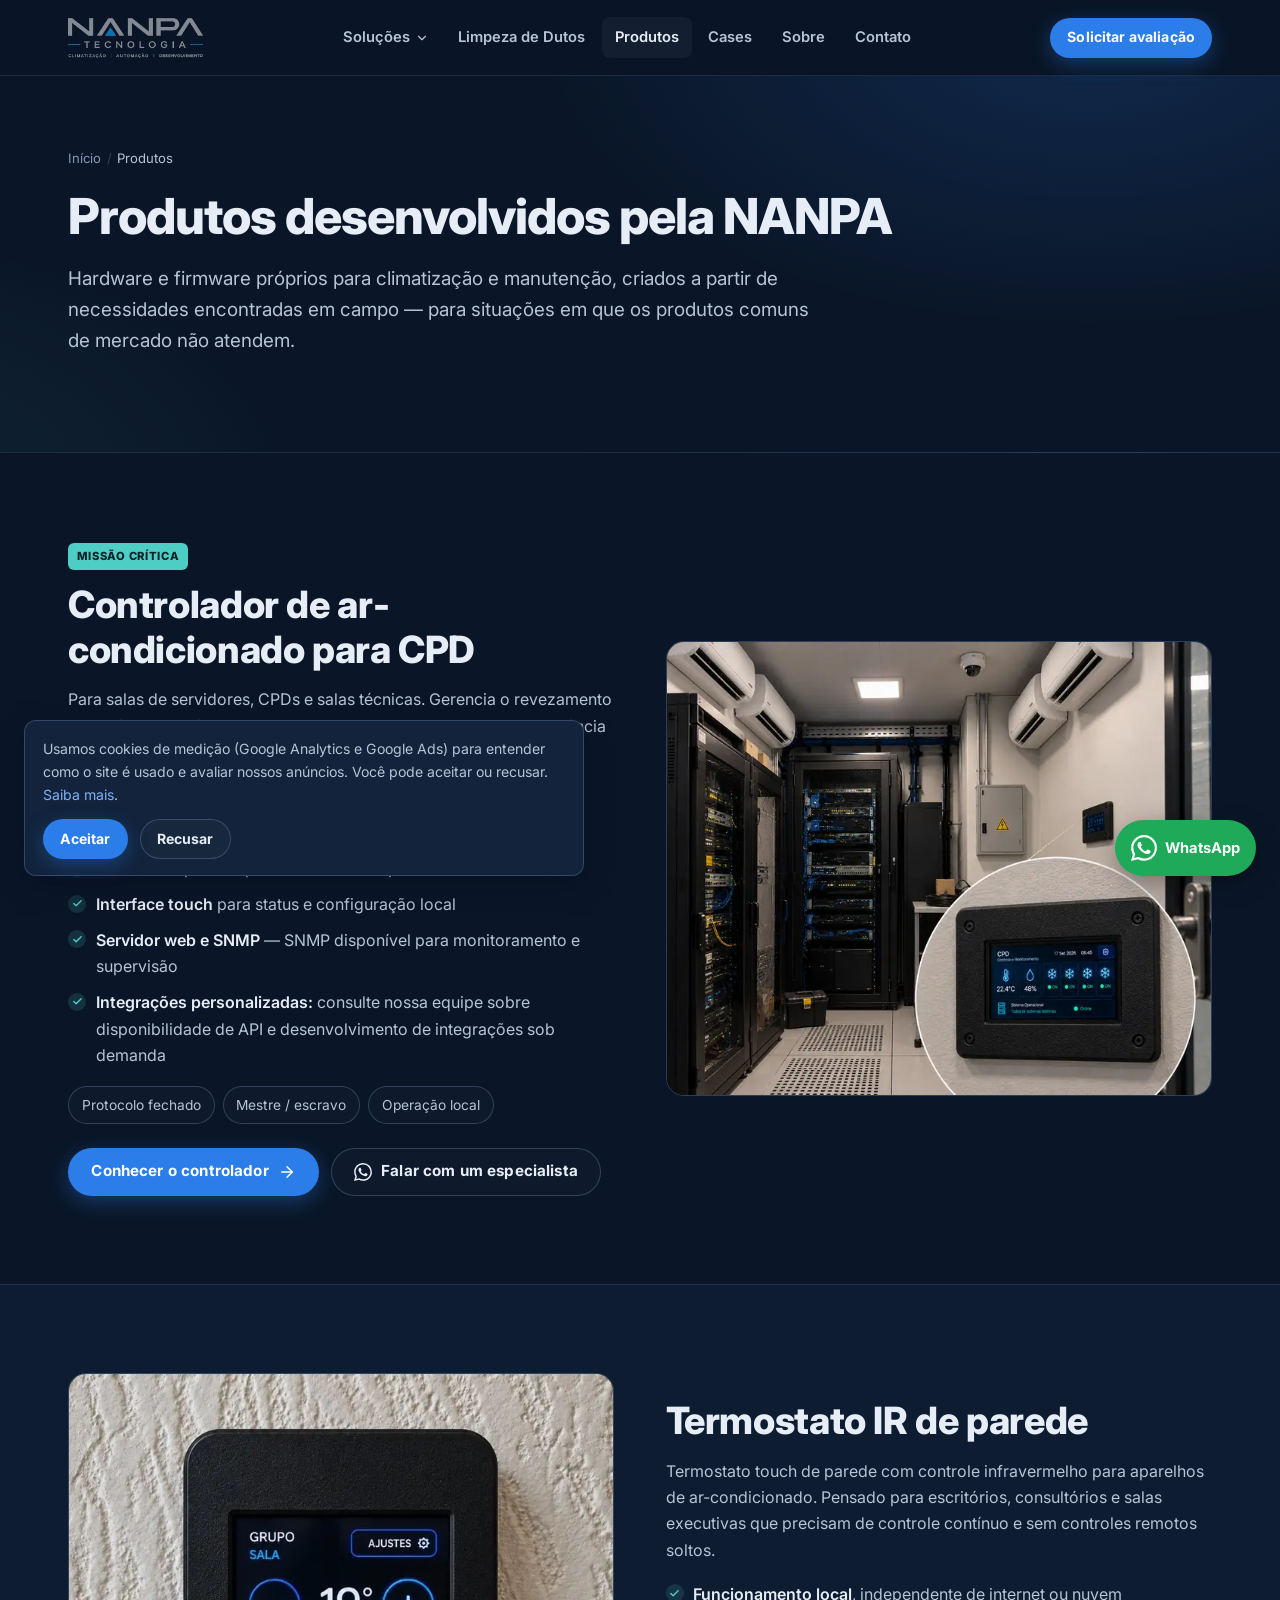
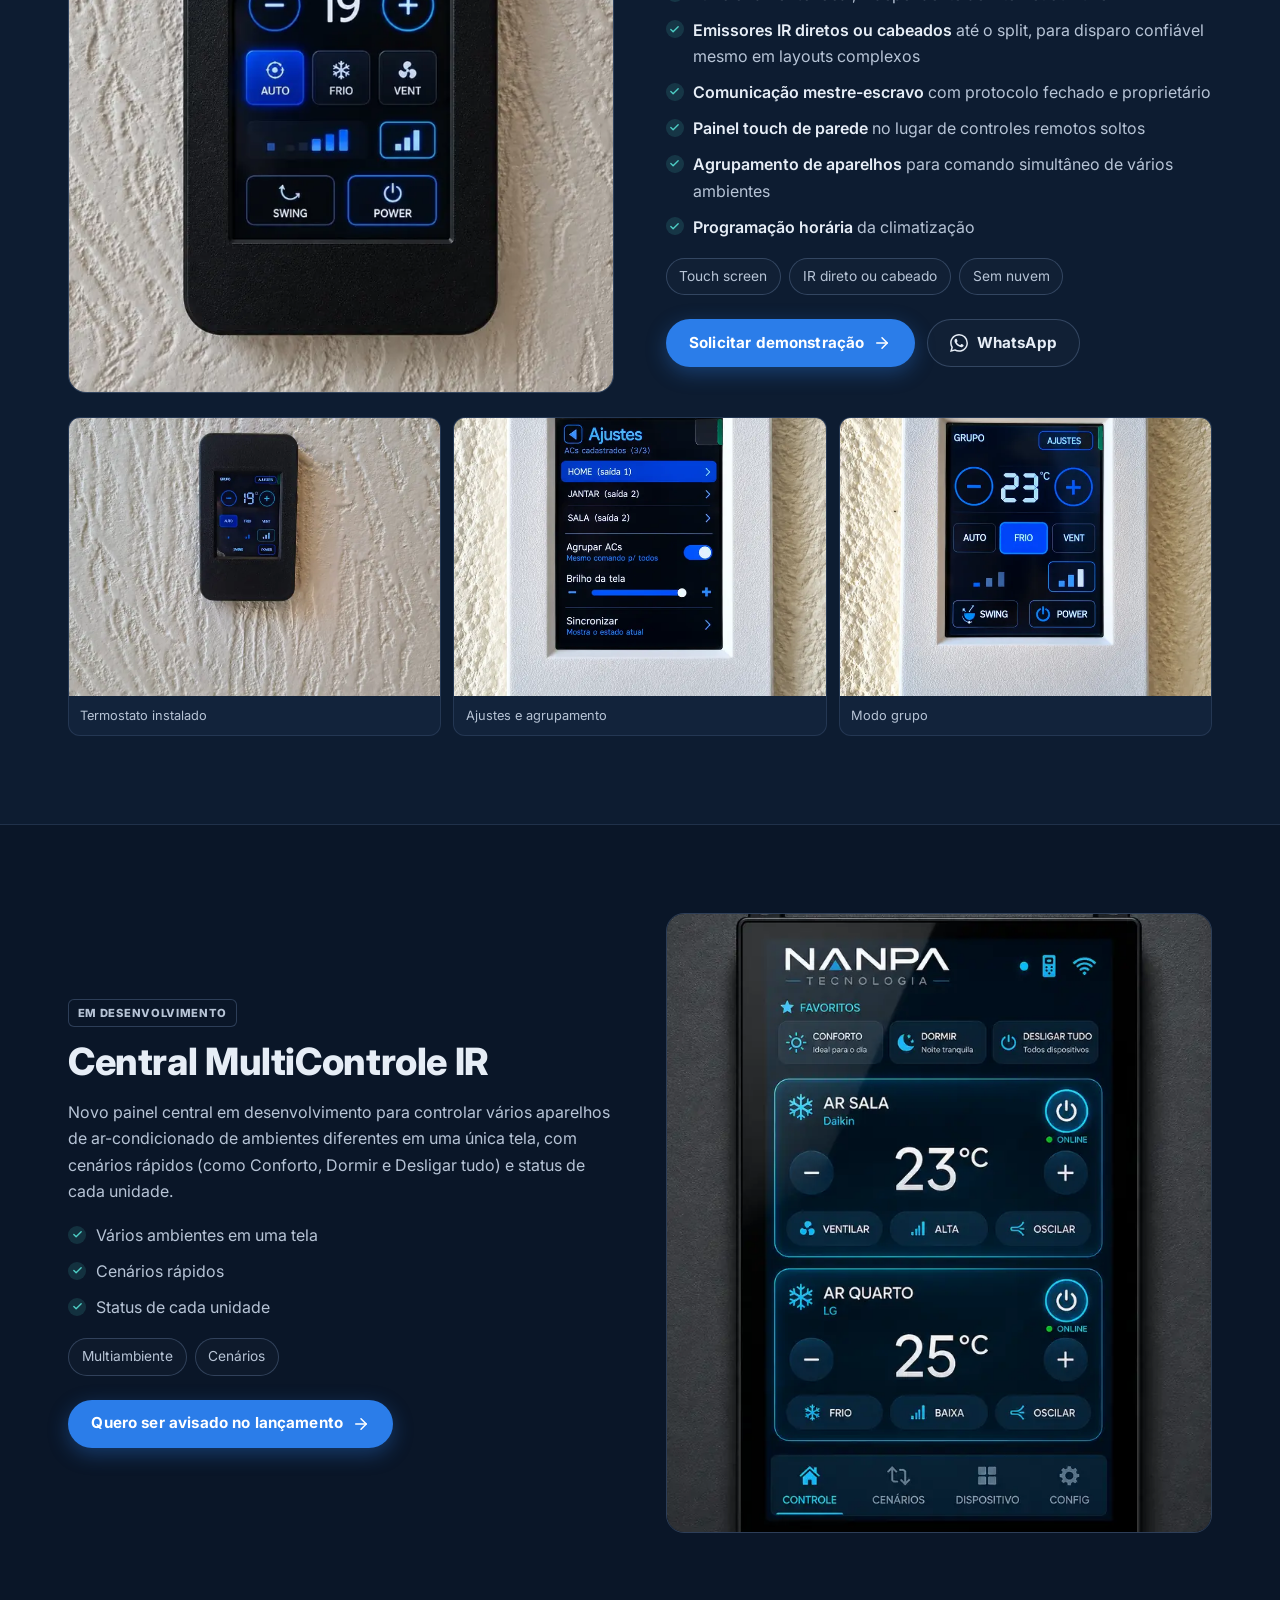
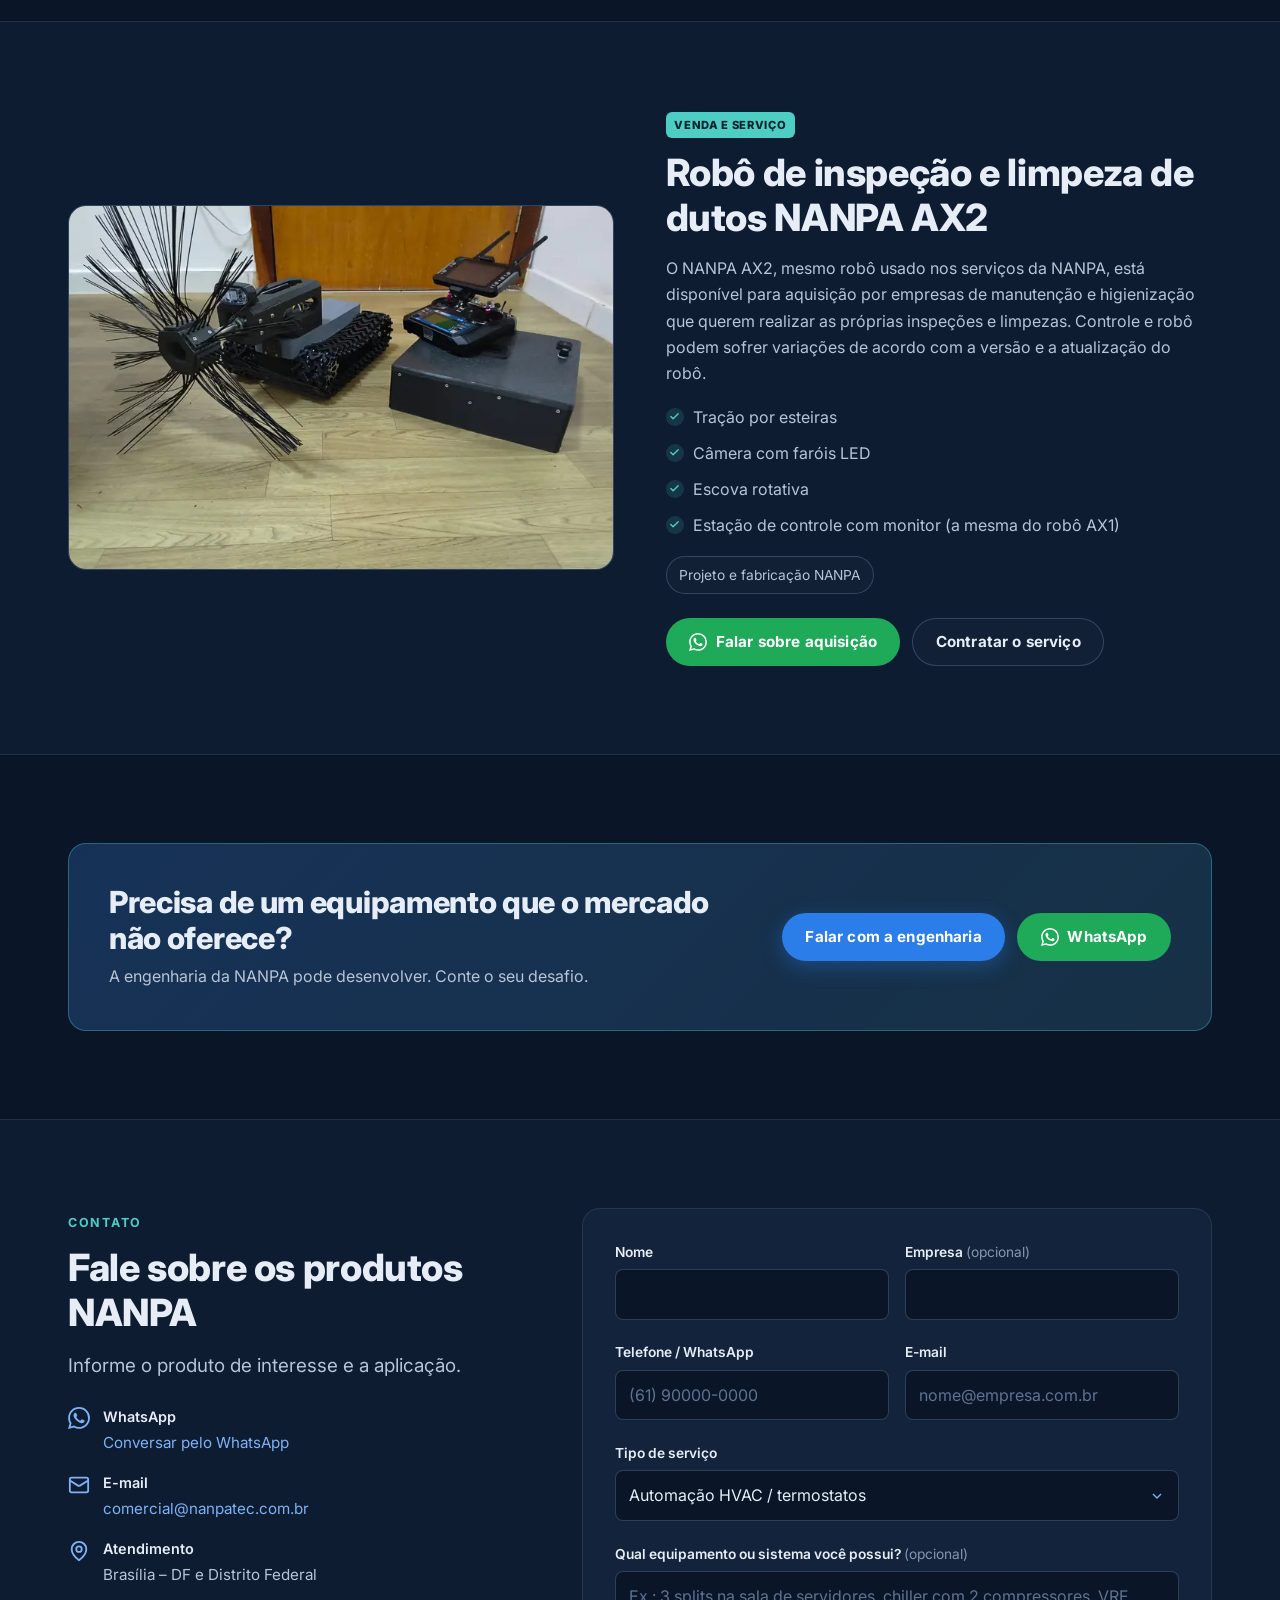
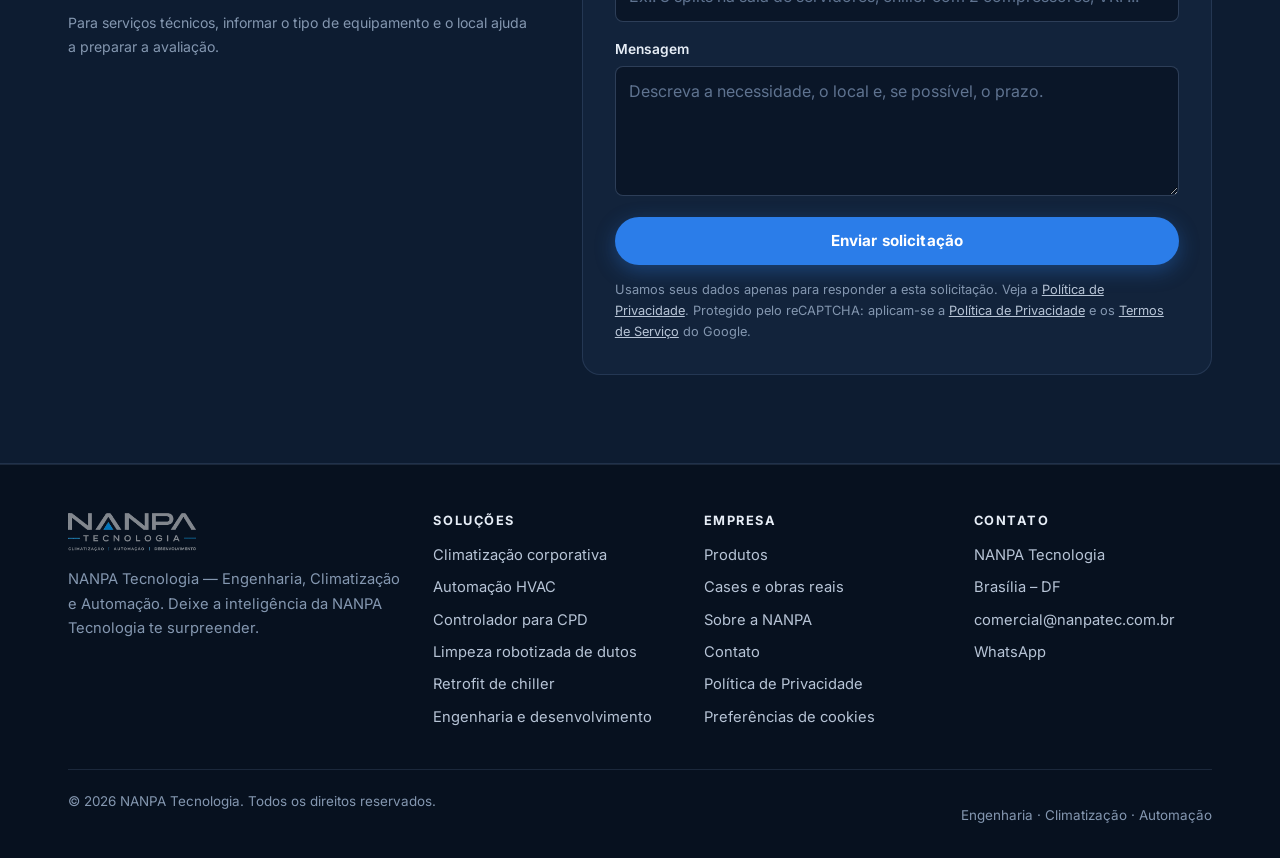
<file: produtos.html>
<!DOCTYPE html>
<html lang="pt-BR">
<head>
<!-- Google tag (gtag.js) — Google Ads AW-362399380 -->
<script async src="https://www.googletagmanager.com/gtag/js?id=AW-362399380"></script>
<script src="/js/gtag-init.js?v=1.0.0"></script>
<meta charset="UTF-8">
<meta name="viewport" content="width=device-width, initial-scale=1">
<title>Produtos NANPA | Controlador para CPD, Termostato IR e Robô de Dutos</title>
<meta name="description" content="Equipamentos desenvolvidos pela NANPA Tecnologia: controlador de ar-condicionado para CPD, termostato IR de parede, central multicontrole IR e robô de inspeção de dutos.">
<meta name="robots" content="index, follow, max-image-preview:large">
<link rel="canonical" href="https://nanpatec.com.br/produtos">
<meta name="theme-color" content="#0a1628">
<meta property="og:type" content="website">
<meta property="og:locale" content="pt_BR">
<meta property="og:site_name" content="NANPA Tecnologia">
<meta property="og:title" content="Produtos NANPA | Controlador para CPD, Termostato IR e Robô de Dutos">
<meta property="og:description" content="Equipamentos desenvolvidos pela NANPA Tecnologia: controlador de ar-condicionado para CPD, termostato IR de parede, central multicontrole IR e robô de inspeção de dutos.">
<meta property="og:url" content="https://nanpatec.com.br/produtos">
<meta property="og:image" content="https://nanpatec.com.br/assets/img/og-nanpa-tecnologia.jpg">
<meta property="og:image:width" content="1200">
<meta property="og:image:height" content="630">
<meta name="twitter:card" content="summary_large_image">
<meta name="twitter:title" content="Produtos NANPA | Controlador para CPD, Termostato IR e Robô de Dutos">
<meta name="twitter:description" content="Equipamentos desenvolvidos pela NANPA Tecnologia: controlador de ar-condicionado para CPD, termostato IR de parede, central multicontrole IR e robô de inspeção de dutos.">
<meta name="twitter:image" content="https://nanpatec.com.br/assets/img/og-nanpa-tecnologia.jpg">
<meta name="recaptcha-sitekey" content="6Lcwec4tAAAAAKurwTqKWwbZJPSHu0DMRDupl4bo">
<meta name="gtm-id" content="">
<link rel="icon" href="/favicon.svg" type="image/svg+xml">
<link rel="icon" href="/favicon-32.png" sizes="32x32" type="image/png">
<link rel="apple-touch-icon" href="/apple-touch-icon.png">
<link rel="preconnect" href="https://fonts.googleapis.com">
<link rel="preconnect" href="https://fonts.gstatic.com" crossorigin>
<link rel="stylesheet" href="https://fonts.googleapis.com/css2?family=Inter:wght@400;500;600;700;800&amp;display=swap">
<link rel="stylesheet" href="/css/site.css?v=3.0.0">
<script src="/js/main.js?v=3.3.0" defer></script>
<script type="application/ld+json">{"@context":"https://schema.org","@graph":[{"@type":"HVACBusiness","@id":"https://nanpatec.com.br/#empresa","name":"NANPA Tecnologia","alternateName":"NANPA Tecnologia — Engenharia, Climatização e Automação","url":"https://nanpatec.com.br/","logo":"https://nanpatec.com.br/assets/img/opt/logo-nanpa.png","image":"https://nanpatec.com.br/assets/img/og-nanpa-tecnologia.jpg","email":"comercial@nanpatec.com.br","slogan":"Deixe a inteligência da NANPA Tecnologia te surpreender.","description":"Engenharia, climatização e automação em Brasília-DF: HVAC corporativo, automação para CPD, limpeza robotizada de dutos, retrofit de chiller e desenvolvimento de soluções especiais.","address":{"@type":"PostalAddress","addressLocality":"Brasília","addressRegion":"DF","addressCountry":"BR"},"areaServed":[{"@type":"City","name":"Brasília"},{"@type":"AdministrativeArea","name":"Distrito Federal"}],"knowsAbout":["HVAC","Climatização corporativa","Automação de ar-condicionado","Climatização de CPD","Limpeza de dutos de ar-condicionado","Retrofit de chiller","Desenvolvimento eletrônico","Firmware","IoT"]},{"@type":"BreadcrumbList","itemListElement":[{"@type":"ListItem","position":1,"name":"Início","item":"https://nanpatec.com.br/"},{"@type":"ListItem","position":2,"name":"Produtos","item":"https://nanpatec.com.br/produtos"}]}]}</script>
</head>
<body data-wa-topic="produtos" data-page-key="produtos">
<a class="skip-link" href="#conteudo">Pular para o conteúdo</a>
<header class="site-header">
  <div class="container">
    <a class="brand" href="/" aria-label="NANPA Tecnologia — página inicial">
      <img src="/assets/img/opt/logo-nanpa-dark.webp" alt="NANPA Tecnologia" width="480" height="142">
    </a>
    <nav class="nav" id="site-nav" aria-label="Menu principal">
      <ul class="nav-list">
        <li class="nav-drop">
          <button class="nav-drop-btn" type="button" aria-expanded="false" aria-controls="menu-solucoes">Soluções <svg viewBox="0 0 24 24" fill="none" stroke="currentColor" stroke-width="2" stroke-linecap="round" stroke-linejoin="round" aria-hidden="true"><path d="m6 9 6 6 6-6"/></svg></button>
          <div class="nav-drop-menu" id="menu-solucoes">
            <a href="/climatizacao-corporativa-brasilia">Climatização corporativa<span>Split, VRF/VRV, fan coil e chiller</span></a>
<a href="/automacao-hvac-brasilia">Automação HVAC<span>Controle, supervisão e integração</span></a>
<a href="/controlador-ar-condicionado-cpd">Controlador para CPD<span>Revezamento e redundância em salas técnicas</span></a>
<a href="/limpeza-dutos-ar-condicionado-brasilia">Limpeza robotizada de dutos<span>Inspeção por vídeo e escovação mecânica</span></a>
<a href="/retrofit-chiller-brasilia">Retrofit de chiller<span>Modernização de controle e automação</span></a>
<a href="/engenharia-desenvolvimento">Engenharia e desenvolvimento<span>Eletrônica, firmware, IoT e soluções especiais</span></a>
          </div>
        </li>
        <li><a class="nav-link" href="/limpeza-dutos-ar-condicionado-brasilia">Limpeza de Dutos</a></li>
        <li><a class="nav-link" href="/produtos" aria-current="page">Produtos</a></li>
        <li><a class="nav-link" href="/cases">Cases</a></li>
        <li><a class="nav-link" href="/#sobre">Sobre</a></li>
        <li><a class="nav-link" href="#contato">Contato</a></li>
      </ul>
    </nav>
    <div class="header-actions">
      <a class="btn btn-primary btn-sm header-cta" href="#contato" data-cta="header_solicitar_avaliacao">Solicitar avaliação</a>
      <button class="nav-toggle" type="button" aria-label="Abrir menu" aria-expanded="false" aria-controls="site-nav"><span></span><span></span><span></span></button>
    </div>
  </div>
</header>
<main id="conteudo">
<section class="hero">
  <div class="container">
    <nav class="breadcrumb" aria-label="Você está em"><ol><li><a href="/">Início</a></li><li><span aria-current="page">Produtos</span></li></ol></nav>
    <h1>Produtos desenvolvidos pela NANPA</h1>
    <p class="lead" style="max-width:760px">Hardware e firmware próprios para climatização e manutenção, criados a partir de necessidades encontradas em campo — para situações em que os produtos comuns de mercado não atendem.</p>
  </div>
</section><section class="section"><div class="container"><article class="split" id="controlador-cpd" style="scroll-margin-top:90px">
  <div>
    <span class="card-flag" style="position:static;display:inline-block;margin-bottom:.75rem">Missão crítica</span>
    <h2>Controlador de ar-condicionado para CPD</h2>
    <p>Para salas de servidores, CPDs e salas técnicas. Gerencia o revezamento automático de até 4 splits por emissores IR cabeados, com contingência em caso de falha ou temperatura elevada.</p>
    <ul class="check-list"><li><span><strong>Revezamento de até 4 splits</strong>, programado por tempo</span></li><li><span><strong>Contingência</strong> por temperatura elevada ou falha de equipamento</span></li><li><span><strong>IR cabeado</strong> ponto a ponto até cada evaporadora</span></li><li><span><strong>Interface touch</strong> para status e configuração local</span></li><li><span><strong>Servidor web e SNMP</strong> — SNMP disponível para monitoramento e supervisão</span></li><li><span><strong>Integrações personalizadas:</strong> consulte nossa equipe sobre disponibilidade de API e desenvolvimento de integrações sob demanda</span></li></ul>
    <ul class="pill-list" style="margin-bottom:1.5rem"><li>Protocolo fechado</li><li>Mestre / escravo</li><li>Operação local</li></ul>
    <div class="btn-row"><a class="btn btn-primary" href="/controlador-ar-condicionado-cpd" data-cta="produtos_cpd_conhecer">Conhecer o controlador <svg viewBox="0 0 24 24" fill="none" stroke="currentColor" stroke-width="2" stroke-linecap="round" stroke-linejoin="round" aria-hidden="true"><path d="M5 12h14"/><path d="m12 5 7 7-7 7"/></svg></a><a href="#" class="btn btn-ghost js-wa" data-wa-topic="cpd" data-cta-location="produtos_cpd"><svg viewBox="0 0 24 24" fill="currentColor" aria-hidden="true"><path d="M17.472 14.382c-.297-.149-1.758-.867-2.03-.967-.273-.099-.471-.148-.67.15-.197.297-.767.966-.94 1.164-.173.199-.347.223-.644.075-.297-.15-1.255-.463-2.39-1.475-.883-.788-1.48-1.761-1.653-2.059-.173-.297-.018-.458.13-.606.134-.133.298-.347.446-.52.149-.174.198-.298.298-.497.099-.198.05-.371-.025-.52-.075-.149-.669-1.612-.916-2.207-.242-.579-.487-.5-.669-.51-.173-.008-.371-.01-.57-.01-.198 0-.52.074-.792.372-.272.297-1.04 1.016-1.04 2.479 0 1.462 1.065 2.875 1.213 3.074.149.198 2.096 3.2 5.077 4.487.709.306 1.262.489 1.694.625.712.227 1.36.195 1.871.118.571-.085 1.758-.719 2.006-1.413.248-.694.248-1.289.173-1.413-.074-.124-.272-.198-.57-.347m-5.421 7.403h-.004a9.87 9.87 0 0 1-5.031-1.378l-.361-.214-3.741.982.998-3.648-.235-.374a9.86 9.86 0 0 1-1.51-5.26c.001-5.45 4.436-9.884 9.888-9.884 2.64 0 5.122 1.03 6.988 2.898a9.825 9.825 0 0 1 2.893 6.994c-.003 5.45-4.437 9.884-9.885 9.884m8.413-18.297A11.815 11.815 0 0 0 12.05 0C5.495 0 .16 5.335.157 11.892c0 2.096.547 4.142 1.588 5.945L.057 24l6.305-1.654a11.882 11.882 0 0 0 5.683 1.448h.005c6.554 0 11.89-5.335 11.893-11.893a11.821 11.821 0 0 0-3.48-8.413z"/></svg><span>Falar com um especialista</span></a></div>
  </div>
  <figure class="split-media"><img src="/assets/img/opt/controlador-cpd-720.webp" srcset="/assets/img/opt/controlador-cpd-720.webp 720w, /assets/img/opt/controlador-cpd-1374.webp 1374w" sizes="(min-width: 960px) 50vw, 100vw" width="1374" height="1145" alt="Controlador de ar-condicionado para CPD NANPA" loading="lazy" decoding="async" data-full="/assets/img/opt/controlador-cpd-1374.webp"></figure>
</article></div></section><section class="section section--alt"><div class="container"><article class="split split--reverse" id="termostato" style="scroll-margin-top:90px">
  <div>
    <h2>Termostato IR de parede</h2>
    <p>Termostato touch de parede com controle infravermelho para aparelhos de ar-condicionado. Pensado para escritórios, consultórios e salas executivas que precisam de controle contínuo e sem controles remotos soltos.</p>
    <ul class="check-list"><li><span><strong>Funcionamento local</strong>, independente de internet ou nuvem</span></li><li><span><strong>Emissores IR diretos ou cabeados</strong> até o split, para disparo confiável mesmo em layouts complexos</span></li><li><span><strong>Comunicação mestre-escravo</strong> com protocolo fechado e proprietário</span></li><li><span><strong>Painel touch de parede</strong> no lugar de controles remotos soltos</span></li><li><span><strong>Agrupamento de aparelhos</strong> para comando simultâneo de vários ambientes</span></li><li><span><strong>Programação horária</strong> da climatização</span></li></ul>
    <ul class="pill-list" style="margin-bottom:1.5rem"><li>Touch screen</li><li>IR direto ou cabeado</li><li>Sem nuvem</li></ul>
    <div class="btn-row"><a class="btn btn-primary" href="#contato" data-cta="produtos_termostato_demonstracao" data-service="automacao">Solicitar demonstração <svg viewBox="0 0 24 24" fill="none" stroke="currentColor" stroke-width="2" stroke-linecap="round" stroke-linejoin="round" aria-hidden="true"><path d="M5 12h14"/><path d="m12 5 7 7-7 7"/></svg></a><a href="#" class="btn btn-ghost js-wa" data-wa-topic="produtos" data-cta-location="produtos_termostato"><svg viewBox="0 0 24 24" fill="currentColor" aria-hidden="true"><path d="M17.472 14.382c-.297-.149-1.758-.867-2.03-.967-.273-.099-.471-.148-.67.15-.197.297-.767.966-.94 1.164-.173.199-.347.223-.644.075-.297-.15-1.255-.463-2.39-1.475-.883-.788-1.48-1.761-1.653-2.059-.173-.297-.018-.458.13-.606.134-.133.298-.347.446-.52.149-.174.198-.298.298-.497.099-.198.05-.371-.025-.52-.075-.149-.669-1.612-.916-2.207-.242-.579-.487-.5-.669-.51-.173-.008-.371-.01-.57-.01-.198 0-.52.074-.792.372-.272.297-1.04 1.016-1.04 2.479 0 1.462 1.065 2.875 1.213 3.074.149.198 2.096 3.2 5.077 4.487.709.306 1.262.489 1.694.625.712.227 1.36.195 1.871.118.571-.085 1.758-.719 2.006-1.413.248-.694.248-1.289.173-1.413-.074-.124-.272-.198-.57-.347m-5.421 7.403h-.004a9.87 9.87 0 0 1-5.031-1.378l-.361-.214-3.741.982.998-3.648-.235-.374a9.86 9.86 0 0 1-1.51-5.26c.001-5.45 4.436-9.884 9.888-9.884 2.64 0 5.122 1.03 6.988 2.898a9.825 9.825 0 0 1 2.893 6.994c-.003 5.45-4.437 9.884-9.885 9.884m8.413-18.297A11.815 11.815 0 0 0 12.05 0C5.495 0 .16 5.335.157 11.892c0 2.096.547 4.142 1.588 5.945L.057 24l6.305-1.654a11.882 11.882 0 0 0 5.683 1.448h.005c6.554 0 11.89-5.335 11.893-11.893a11.821 11.821 0 0 0-3.48-8.413z"/></svg><span>WhatsApp</span></a></div>
  </div>
  <figure class="split-media"><img src="/assets/img/opt/termostato-ir-vertical-720.webp" srcset="/assets/img/opt/termostato-ir-vertical-720.webp 720w, /assets/img/opt/termostato-ir-vertical-768.webp 768w" sizes="(min-width: 960px) 50vw, 100vw" width="768" height="1024" alt="Termostato IR de parede NANPA instalado" loading="lazy" decoding="async" data-full="/assets/img/opt/termostato-ir-vertical-768.webp"></figure>
</article><div style="margin-top:1.5rem"><div class="gallery">
<figure><img src="/assets/img/opt/termostato-ir-instalado-720.webp" srcset="/assets/img/opt/termostato-ir-instalado-720.webp 720w, /assets/img/opt/termostato-ir-instalado-1200.webp 1200w" sizes="(min-width: 1100px) 25vw, (min-width: 768px) 33vw, 50vw" width="1200" height="1600" alt="Termostato IR NANPA instalado" loading="lazy" decoding="async" data-full="/assets/img/opt/termostato-ir-instalado-1200.webp"><figcaption>Termostato instalado</figcaption></figure>
<figure><img src="/assets/img/opt/termostato-tela-ajustes-720.webp" srcset="/assets/img/opt/termostato-tela-ajustes-720.webp 720w, /assets/img/opt/termostato-tela-ajustes-1086.webp 1086w" sizes="(min-width: 1100px) 25vw, (min-width: 768px) 33vw, 50vw" width="1086" height="1448" alt="Tela de ajustes com vários aparelhos cadastrados" loading="lazy" decoding="async" data-full="/assets/img/opt/termostato-tela-ajustes-1086.webp"><figcaption>Ajustes e agrupamento</figcaption></figure>
<figure><img src="/assets/img/opt/termostato-tela-grupo-720.webp" srcset="/assets/img/opt/termostato-tela-grupo-720.webp 720w, /assets/img/opt/termostato-tela-grupo-1086.webp 1086w" sizes="(min-width: 1100px) 25vw, (min-width: 768px) 33vw, 50vw" width="1086" height="1448" alt="Termostato em modo grupo controlando temperatura" loading="lazy" decoding="async" data-full="/assets/img/opt/termostato-tela-grupo-1086.webp"><figcaption>Modo grupo</figcaption></figure>
</div></div></div></section><section class="section"><div class="container"><article class="split" id="multicontrole" style="scroll-margin-top:90px">
  <div>
    <span class="card-flag card-flag--muted" style="position:static;display:inline-block;margin-bottom:.75rem">Em desenvolvimento</span>
    <h2>Central MultiControle IR</h2>
    <p>Novo painel central em desenvolvimento para controlar vários aparelhos de ar-condicionado de ambientes diferentes em uma única tela, com cenários rápidos (como Conforto, Dormir e Desligar tudo) e status de cada unidade.</p>
    <ul class="check-list"><li><span>Vários ambientes em uma tela</span></li><li><span>Cenários rápidos</span></li><li><span>Status de cada unidade</span></li></ul>
    <ul class="pill-list" style="margin-bottom:1.5rem"><li>Multiambiente</li><li>Cenários</li></ul>
    <div class="btn-row"><a class="btn btn-primary" href="#contato" data-cta="produtos_multicontrole_aviso" data-service="automacao">Quero ser avisado no lançamento <svg viewBox="0 0 24 24" fill="none" stroke="currentColor" stroke-width="2" stroke-linecap="round" stroke-linejoin="round" aria-hidden="true"><path d="M5 12h14"/><path d="m12 5 7 7-7 7"/></svg></a></div>
  </div>
  <figure class="split-media"><img src="/assets/img/opt/multicontrole-ir-720.webp" srcset="/assets/img/opt/multicontrole-ir-720.webp 720w, /assets/img/opt/multicontrole-ir-1086.webp 1086w" sizes="(min-width: 960px) 50vw, 100vw" width="1086" height="1448" alt="Central MultiControle IR NANPA" loading="lazy" decoding="async" data-full="/assets/img/opt/multicontrole-ir-1086.webp"></figure>
</article></div></section><section class="section section--alt"><div class="container"><article class="split split--reverse" id="robo-dutos" style="scroll-margin-top:90px">
  <div>
    <span class="card-flag" style="position:static;display:inline-block;margin-bottom:.75rem">Venda e serviço</span>
    <h2>Robô de inspeção e limpeza de dutos NANPA AX2</h2>
    <p>O NANPA AX2, mesmo robô usado nos serviços da NANPA, está disponível para aquisição por empresas de manutenção e higienização que querem realizar as próprias inspeções e limpezas. Controle e robô podem sofrer variações de acordo com a versão e a atualização do robô.</p>
    <ul class="check-list"><li><span>Tração por esteiras</span></li><li><span>Câmera com faróis LED</span></li><li><span>Escova rotativa</span></li><li><span>Estação de controle com monitor (a mesma do robô AX1)</span></li></ul>
    <ul class="pill-list" style="margin-bottom:1.5rem"><li>Projeto e fabricação NANPA</li></ul>
    <div class="btn-row"><a href="#" class="btn btn-wa js-wa" data-wa-topic="robo" data-cta-location="produtos_robo"><svg viewBox="0 0 24 24" fill="currentColor" aria-hidden="true"><path d="M17.472 14.382c-.297-.149-1.758-.867-2.03-.967-.273-.099-.471-.148-.67.15-.197.297-.767.966-.94 1.164-.173.199-.347.223-.644.075-.297-.15-1.255-.463-2.39-1.475-.883-.788-1.48-1.761-1.653-2.059-.173-.297-.018-.458.13-.606.134-.133.298-.347.446-.52.149-.174.198-.298.298-.497.099-.198.05-.371-.025-.52-.075-.149-.669-1.612-.916-2.207-.242-.579-.487-.5-.669-.51-.173-.008-.371-.01-.57-.01-.198 0-.52.074-.792.372-.272.297-1.04 1.016-1.04 2.479 0 1.462 1.065 2.875 1.213 3.074.149.198 2.096 3.2 5.077 4.487.709.306 1.262.489 1.694.625.712.227 1.36.195 1.871.118.571-.085 1.758-.719 2.006-1.413.248-.694.248-1.289.173-1.413-.074-.124-.272-.198-.57-.347m-5.421 7.403h-.004a9.87 9.87 0 0 1-5.031-1.378l-.361-.214-3.741.982.998-3.648-.235-.374a9.86 9.86 0 0 1-1.51-5.26c.001-5.45 4.436-9.884 9.888-9.884 2.64 0 5.122 1.03 6.988 2.898a9.825 9.825 0 0 1 2.893 6.994c-.003 5.45-4.437 9.884-9.885 9.884m8.413-18.297A11.815 11.815 0 0 0 12.05 0C5.495 0 .16 5.335.157 11.892c0 2.096.547 4.142 1.588 5.945L.057 24l6.305-1.654a11.882 11.882 0 0 0 5.683 1.448h.005c6.554 0 11.89-5.335 11.893-11.893a11.821 11.821 0 0 0-3.48-8.413z"/></svg><span>Falar sobre aquisição</span></a><a class="btn btn-ghost" href="/limpeza-dutos-ar-condicionado-brasilia" data-cta="produtos_robo_servico">Contratar o serviço</a></div>
  </div>
  <figure class="split-media"><img src="/assets/img/opt/robo-dutos-estacao-controle-720.webp" srcset="/assets/img/opt/robo-dutos-estacao-controle-720.webp 720w, /assets/img/opt/robo-dutos-estacao-controle-1200.webp 1200w" sizes="(min-width: 960px) 50vw, 100vw" width="1200" height="800" alt="Robô NANPA AX2 com estação de controle" loading="lazy" decoding="async" data-full="/assets/img/opt/robo-dutos-estacao-controle-1200.webp"></figure>
</article></div></section><section class="section"><div class="container"><div class="cta-band">
  <div>
    <h2>Precisa de um equipamento que o mercado não oferece?</h2>
    <p>A engenharia da NANPA pode desenvolver. Conte o seu desafio.</p>
  </div>
  <div class="btn-row">
    <a class="btn btn-primary" href="#contato" data-cta="produtos_cta_avaliacao">Falar com a engenharia</a>
    <a href="#" class="btn btn-wa js-wa" data-wa-topic="engenharia" data-cta-location="produtos_cta"><svg viewBox="0 0 24 24" fill="currentColor" aria-hidden="true"><path d="M17.472 14.382c-.297-.149-1.758-.867-2.03-.967-.273-.099-.471-.148-.67.15-.197.297-.767.966-.94 1.164-.173.199-.347.223-.644.075-.297-.15-1.255-.463-2.39-1.475-.883-.788-1.48-1.761-1.653-2.059-.173-.297-.018-.458.13-.606.134-.133.298-.347.446-.52.149-.174.198-.298.298-.497.099-.198.05-.371-.025-.52-.075-.149-.669-1.612-.916-2.207-.242-.579-.487-.5-.669-.51-.173-.008-.371-.01-.57-.01-.198 0-.52.074-.792.372-.272.297-1.04 1.016-1.04 2.479 0 1.462 1.065 2.875 1.213 3.074.149.198 2.096 3.2 5.077 4.487.709.306 1.262.489 1.694.625.712.227 1.36.195 1.871.118.571-.085 1.758-.719 2.006-1.413.248-.694.248-1.289.173-1.413-.074-.124-.272-.198-.57-.347m-5.421 7.403h-.004a9.87 9.87 0 0 1-5.031-1.378l-.361-.214-3.741.982.998-3.648-.235-.374a9.86 9.86 0 0 1-1.51-5.26c.001-5.45 4.436-9.884 9.888-9.884 2.64 0 5.122 1.03 6.988 2.898a9.825 9.825 0 0 1 2.893 6.994c-.003 5.45-4.437 9.884-9.885 9.884m8.413-18.297A11.815 11.815 0 0 0 12.05 0C5.495 0 .16 5.335.157 11.892c0 2.096.547 4.142 1.588 5.945L.057 24l6.305-1.654a11.882 11.882 0 0 0 5.683 1.448h.005c6.554 0 11.89-5.335 11.893-11.893a11.821 11.821 0 0 0-3.48-8.413z"/></svg><span>WhatsApp</span></a>
  </div>
</div></div></section><section class="section section--alt" id="contato" aria-labelledby="contato-titulo">
  <div class="container contact-grid">
    <div>
      <span class="eyebrow">Contato</span>
      <h2 id="contato-titulo">Fale sobre os produtos NANPA</h2>
      <p class="lead">Informe o produto de interesse e a aplicação.</p>
      <ul class="contact-list">
        <li><svg viewBox="0 0 24 24" fill="currentColor" aria-hidden="true"><path d="M17.472 14.382c-.297-.149-1.758-.867-2.03-.967-.273-.099-.471-.148-.67.15-.197.297-.767.966-.94 1.164-.173.199-.347.223-.644.075-.297-.15-1.255-.463-2.39-1.475-.883-.788-1.48-1.761-1.653-2.059-.173-.297-.018-.458.13-.606.134-.133.298-.347.446-.52.149-.174.198-.298.298-.497.099-.198.05-.371-.025-.52-.075-.149-.669-1.612-.916-2.207-.242-.579-.487-.5-.669-.51-.173-.008-.371-.01-.57-.01-.198 0-.52.074-.792.372-.272.297-1.04 1.016-1.04 2.479 0 1.462 1.065 2.875 1.213 3.074.149.198 2.096 3.2 5.077 4.487.709.306 1.262.489 1.694.625.712.227 1.36.195 1.871.118.571-.085 1.758-.719 2.006-1.413.248-.694.248-1.289.173-1.413-.074-.124-.272-.198-.57-.347m-5.421 7.403h-.004a9.87 9.87 0 0 1-5.031-1.378l-.361-.214-3.741.982.998-3.648-.235-.374a9.86 9.86 0 0 1-1.51-5.26c.001-5.45 4.436-9.884 9.888-9.884 2.64 0 5.122 1.03 6.988 2.898a9.825 9.825 0 0 1 2.893 6.994c-.003 5.45-4.437 9.884-9.885 9.884m8.413-18.297A11.815 11.815 0 0 0 12.05 0C5.495 0 .16 5.335.157 11.892c0 2.096.547 4.142 1.588 5.945L.057 24l6.305-1.654a11.882 11.882 0 0 0 5.683 1.448h.005c6.554 0 11.89-5.335 11.893-11.893a11.821 11.821 0 0 0-3.48-8.413z"/></svg><div><strong>WhatsApp</strong><a href="#" class="js-wa" data-wa-topic="produtos" data-cta-location="contato_lista">Conversar pelo WhatsApp</a></div></li>
        <li><svg viewBox="0 0 24 24" fill="none" stroke="currentColor" stroke-width="2" stroke-linecap="round" stroke-linejoin="round" aria-hidden="true"><rect width="20" height="16" x="2" y="4" rx="2"/><path d="m22 7-8.97 5.7a1.94 1.94 0 0 1-2.06 0L2 7"/></svg><div><strong>E-mail</strong><a href="mailto:comercial@nanpatec.com.br">comercial@nanpatec.com.br</a></div></li>
        <li><svg viewBox="0 0 24 24" fill="none" stroke="currentColor" stroke-width="2" stroke-linecap="round" stroke-linejoin="round" aria-hidden="true"><path d="M20 10c0 6-8 12-8 12s-8-6-8-12a8 8 0 0 1 16 0Z"/><circle cx="12" cy="10" r="3"/></svg><div><strong>Atendimento</strong><span>Brasília – DF e Distrito Federal</span></div></li>
      </ul>
      <p class="small muted">Para serviços técnicos, informar o tipo de equipamento e o local ajuda a preparar a avaliação.</p>
    </div>
    <form class="form js-lead-form" id="form-contato" novalidate data-form-id="contato_produtos">
      <div class="hp-field" aria-hidden="true">
        <label for="f-website">Não preencha este campo</label>
        <input id="f-website" name="website" type="text" tabindex="-1" autocomplete="off">
      </div>
      <div class="form-row">
          <div class="field">
            <label for="f-nome">Nome</label>
            <input id="f-nome" name="name" type="text" autocomplete="name" required maxlength="100">
            <span class="field-error" aria-live="polite"></span>
          </div>
          <div class="field">
            <label for="f-empresa">Empresa <span class="opt">(opcional)</span></label>
            <input id="f-empresa" name="company" type="text" autocomplete="organization" maxlength="120">
          </div>
      </div>
      <div class="form-row">
        <div class="field">
          <label for="f-tel">Telefone / WhatsApp</label>
          <input id="f-tel" name="phone" type="tel" inputmode="tel" autocomplete="tel" required maxlength="20" placeholder="(61) 90000-0000">
          <span class="field-error" aria-live="polite"></span>
        </div>
        <div class="field">
          <label for="f-email">E-mail</label>
          <input id="f-email" name="email" type="email" autocomplete="email" required maxlength="160" placeholder="nome@empresa.com.br">
          <span class="field-error" aria-live="polite"></span>
        </div>
      </div>
      <div class="field">
        <label for="f-servico">Tipo de serviço</label>
        <select id="f-servico" name="service" required>
          <option value="" disabled>Selecione</option><option value="dutos">Limpeza robotizada / inspeção de dutos</option><option value="cpd">Controlador para CPD / sala técnica</option><option value="chiller">Retrofit / automação de chiller</option><option value="climatizacao">Climatização corporativa (instalação, manutenção)</option><option value="automacao" selected>Automação HVAC / termostatos</option><option value="engenharia">Engenharia e desenvolvimento sob medida</option><option value="robo">Aquisição do robô de inspeção de dutos</option><option value="outro">Outro assunto</option>
        </select>
        <span class="field-error" aria-live="polite"></span>
      </div>
        <div class="field">
          <label for="f-equip">Qual equipamento ou sistema você possui? <span class="opt">(opcional)</span></label>
          <input id="f-equip" name="equipment" type="text" maxlength="160" placeholder="Ex.: 3 splits na sala de servidores, chiller com 2 compressores, VRF...">
        </div>
      <div class="field">
        <label for="f-msg">Mensagem</label>
        <textarea id="f-msg" name="message" rows="4" required maxlength="2000" placeholder="Descreva a necessidade, o local e, se possível, o prazo."></textarea>
        <span class="field-error" aria-live="polite"></span>
      </div>
      <button type="submit" class="btn btn-primary btn-block">Enviar solicitação</button>
      <p class="form-legal">Usamos seus dados apenas para responder a esta solicitação. Veja a <a href="/politica-de-privacidade">Política de Privacidade</a>. Protegido pelo reCAPTCHA: aplicam-se a <a href="https://policies.google.com/privacy" target="_blank" rel="noopener">Política de Privacidade</a> e os <a href="https://policies.google.com/terms" target="_blank" rel="noopener">Termos de Serviço</a> do Google.</p>
      <div class="form-status" role="status" aria-live="polite"></div>
    </form>
  </div>
</section>
</main>
<footer class="site-footer">
  <div class="container">
    <div class="footer-grid">
      <div class="footer-brand">
        <img src="/assets/img/opt/logo-nanpa-dark.webp" alt="NANPA Tecnologia" width="480" height="142" loading="lazy">
        <p>NANPA Tecnologia — Engenharia, Climatização e Automação. Deixe a inteligência da NANPA Tecnologia te surpreender.</p>
      </div>
      <div>
        <h3>Soluções</h3>
        <div class="footer-links"><a href="/climatizacao-corporativa-brasilia">Climatização corporativa</a><a href="/automacao-hvac-brasilia">Automação HVAC</a><a href="/controlador-ar-condicionado-cpd">Controlador para CPD</a><a href="/limpeza-dutos-ar-condicionado-brasilia">Limpeza robotizada de dutos</a><a href="/retrofit-chiller-brasilia">Retrofit de chiller</a><a href="/engenharia-desenvolvimento">Engenharia e desenvolvimento</a></div>
      </div>
      <div>
        <h3>Empresa</h3>
        <div class="footer-links">
          <a href="/produtos">Produtos</a>
          <a href="/cases">Cases e obras reais</a>
          <a href="/#sobre">Sobre a NANPA</a>
          <a href="#contato">Contato</a>
          <a href="/politica-de-privacidade">Política de Privacidade</a>
          <button type="button" class="js-cookie-prefs" hidden>Preferências de cookies</button>
        </div>
      </div>
      <div>
        <h3>Contato</h3>
        <div class="footer-links">
          <span>NANPA Tecnologia</span>
          <span>Brasília – DF</span>
          <a href="mailto:comercial@nanpatec.com.br">comercial@nanpatec.com.br</a>
          <a href="#" class="js-wa" data-wa-topic="produtos" data-cta-location="rodape">WhatsApp</a>
        </div>
      </div>
    </div>
    <div class="footer-bottom">
      <p>&copy; <span class="js-year">2026</span> NANPA Tecnologia. Todos os direitos reservados.</p>
      <p>Engenharia · Climatização · Automação</p>
    </div>
  </div>
</footer>
<a href="#" class="wa-float js-wa" data-wa-topic="produtos" data-cta-location="flutuante" aria-label="Conversar pelo WhatsApp"><svg viewBox="0 0 24 24" fill="currentColor" aria-hidden="true"><path d="M17.472 14.382c-.297-.149-1.758-.867-2.03-.967-.273-.099-.471-.148-.67.15-.197.297-.767.966-.94 1.164-.173.199-.347.223-.644.075-.297-.15-1.255-.463-2.39-1.475-.883-.788-1.48-1.761-1.653-2.059-.173-.297-.018-.458.13-.606.134-.133.298-.347.446-.52.149-.174.198-.298.298-.497.099-.198.05-.371-.025-.52-.075-.149-.669-1.612-.916-2.207-.242-.579-.487-.5-.669-.51-.173-.008-.371-.01-.57-.01-.198 0-.52.074-.792.372-.272.297-1.04 1.016-1.04 2.479 0 1.462 1.065 2.875 1.213 3.074.149.198 2.096 3.2 5.077 4.487.709.306 1.262.489 1.694.625.712.227 1.36.195 1.871.118.571-.085 1.758-.719 2.006-1.413.248-.694.248-1.289.173-1.413-.074-.124-.272-.198-.57-.347m-5.421 7.403h-.004a9.87 9.87 0 0 1-5.031-1.378l-.361-.214-3.741.982.998-3.648-.235-.374a9.86 9.86 0 0 1-1.51-5.26c.001-5.45 4.436-9.884 9.888-9.884 2.64 0 5.122 1.03 6.988 2.898a9.825 9.825 0 0 1 2.893 6.994c-.003 5.45-4.437 9.884-9.885 9.884m8.413-18.297A11.815 11.815 0 0 0 12.05 0C5.495 0 .16 5.335.157 11.892c0 2.096.547 4.142 1.588 5.945L.057 24l6.305-1.654a11.882 11.882 0 0 0 5.683 1.448h.005c6.554 0 11.89-5.335 11.893-11.893a11.821 11.821 0 0 0-3.48-8.413z"/></svg><span>WhatsApp</span></a>
<div class="modal" id="wa-modal" aria-hidden="true" role="dialog" aria-modal="true" aria-labelledby="wa-modal-title">
  <div class="modal-overlay" data-close></div>
  <div class="modal-card">
    <button class="modal-close" type="button" data-close aria-label="Fechar">&times;</button>
    <div class="modal-icon"><svg viewBox="0 0 24 24" fill="currentColor" aria-hidden="true"><path d="M17.472 14.382c-.297-.149-1.758-.867-2.03-.967-.273-.099-.471-.148-.67.15-.197.297-.767.966-.94 1.164-.173.199-.347.223-.644.075-.297-.15-1.255-.463-2.39-1.475-.883-.788-1.48-1.761-1.653-2.059-.173-.297-.018-.458.13-.606.134-.133.298-.347.446-.52.149-.174.198-.298.298-.497.099-.198.05-.371-.025-.52-.075-.149-.669-1.612-.916-2.207-.242-.579-.487-.5-.669-.51-.173-.008-.371-.01-.57-.01-.198 0-.52.074-.792.372-.272.297-1.04 1.016-1.04 2.479 0 1.462 1.065 2.875 1.213 3.074.149.198 2.096 3.2 5.077 4.487.709.306 1.262.489 1.694.625.712.227 1.36.195 1.871.118.571-.085 1.758-.719 2.006-1.413.248-.694.248-1.289.173-1.413-.074-.124-.272-.198-.57-.347m-5.421 7.403h-.004a9.87 9.87 0 0 1-5.031-1.378l-.361-.214-3.741.982.998-3.648-.235-.374a9.86 9.86 0 0 1-1.51-5.26c.001-5.45 4.436-9.884 9.888-9.884 2.64 0 5.122 1.03 6.988 2.898a9.825 9.825 0 0 1 2.893 6.994c-.003 5.45-4.437 9.884-9.885 9.884m8.413-18.297A11.815 11.815 0 0 0 12.05 0C5.495 0 .16 5.335.157 11.892c0 2.096.547 4.142 1.588 5.945L.057 24l6.305-1.654a11.882 11.882 0 0 0 5.683 1.448h.005c6.554 0 11.89-5.335 11.893-11.893a11.821 11.821 0 0 0-3.48-8.413z"/></svg></div>
    <h3 id="wa-modal-title">Abrindo o WhatsApp</h3>
    <p>Verificação automática contra robôs. Só um instante.</p>
    <div class="modal-feedback" id="wa-feedback" role="status" aria-live="polite"></div>
    <div class="modal-actions">
      <a id="wa-open-link" class="btn btn-wa" href="#" target="_blank" rel="noopener noreferrer" hidden>Abrir WhatsApp</a>
      <button type="button" id="wa-retry" class="btn btn-ghost" hidden>Tentar novamente</button>
    </div>
    <p class="modal-alt muted small">Protegido pelo reCAPTCHA — <a href="https://policies.google.com/privacy" target="_blank" rel="noopener">Privacidade</a> e <a href="https://policies.google.com/terms" target="_blank" rel="noopener">Termos</a> do Google.</p>
    <p class="modal-alt muted">Prefere e-mail? <a href="mailto:comercial@nanpatec.com.br">comercial@nanpatec.com.br</a></p>
  </div>
</div>
<div class="cookie-banner" id="cookie-banner" role="dialog" aria-live="polite" aria-label="Aviso de cookies" hidden>
  <p>Usamos cookies de medição (Google Analytics e Google Ads) para entender como o site é usado e avaliar nossos anúncios. Você pode aceitar ou recusar. <a href="/politica-de-privacidade#cookies">Saiba mais</a>.</p>
  <div class="btn-row">
    <button type="button" class="btn btn-primary btn-sm" data-consent="granted">Aceitar</button>
    <button type="button" class="btn btn-ghost btn-sm" data-consent="denied">Recusar</button>
  </div>
</div>
</body>
</html>
</file>
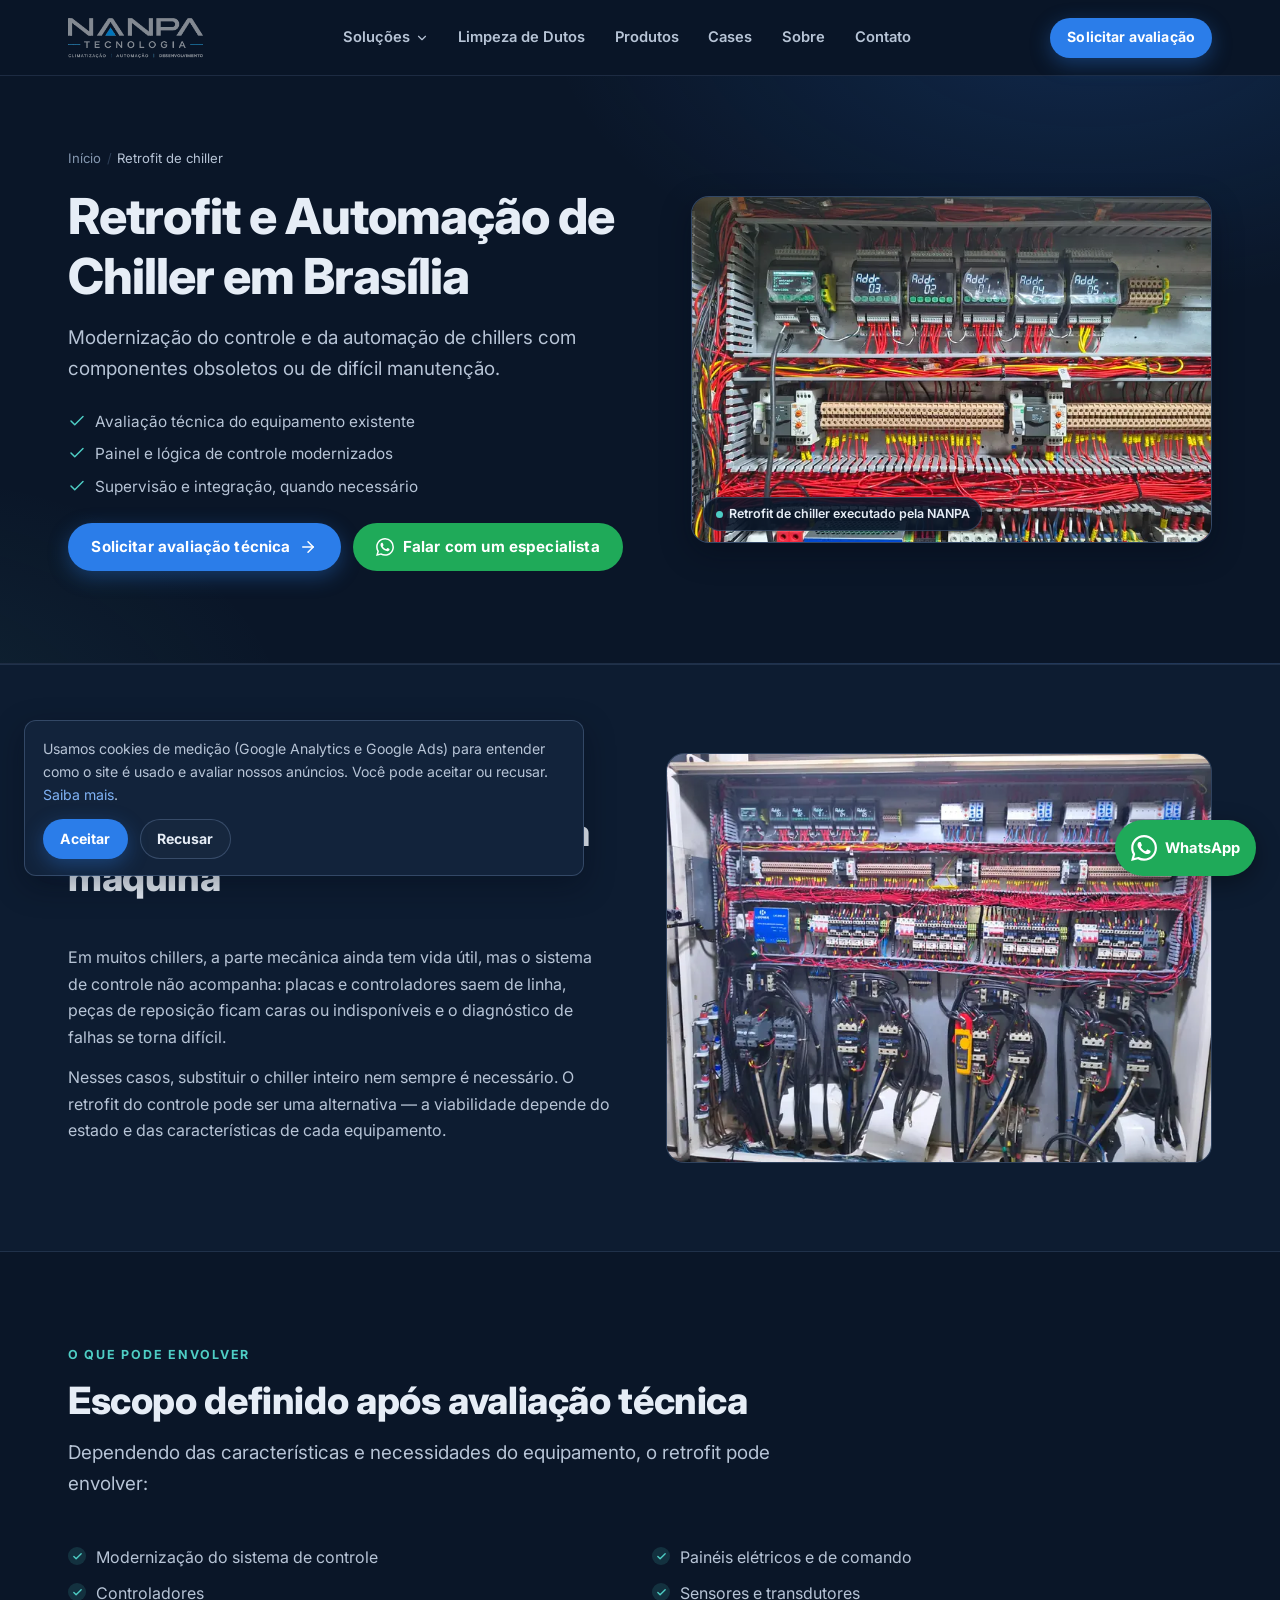
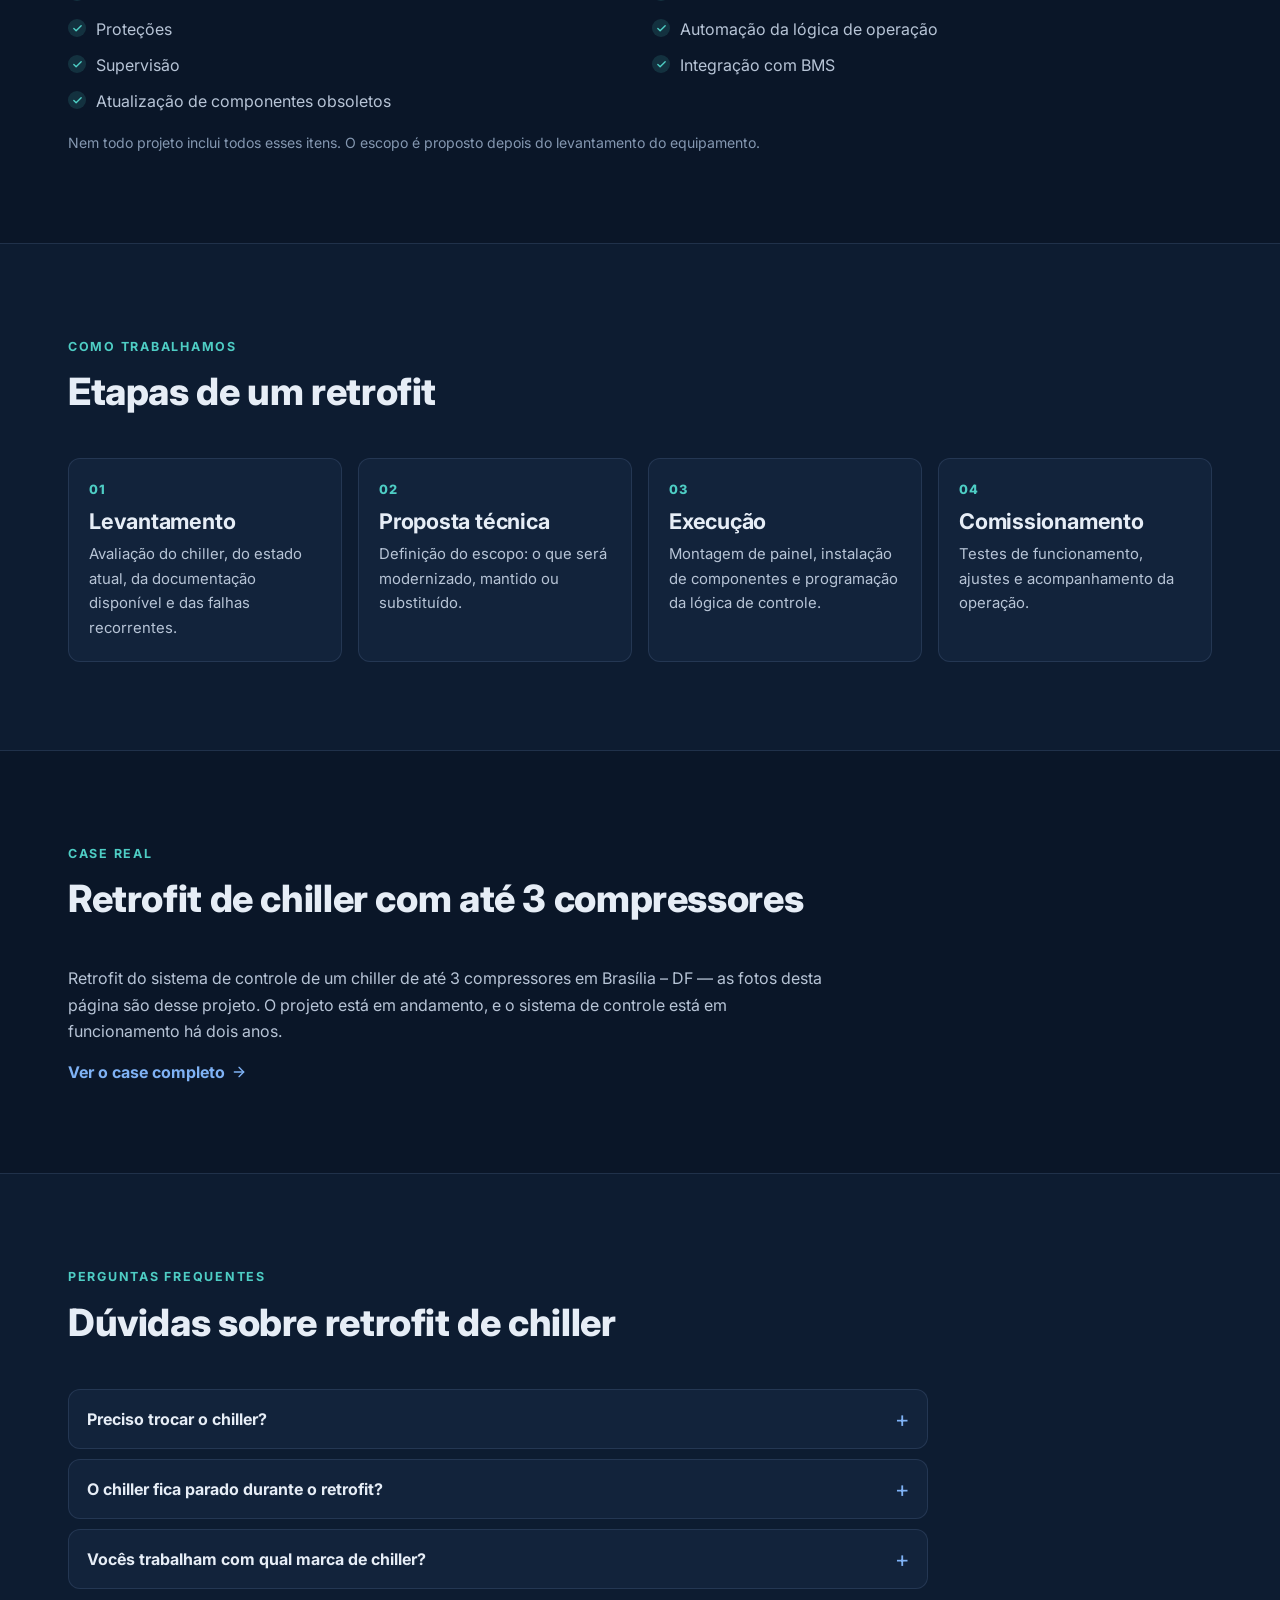
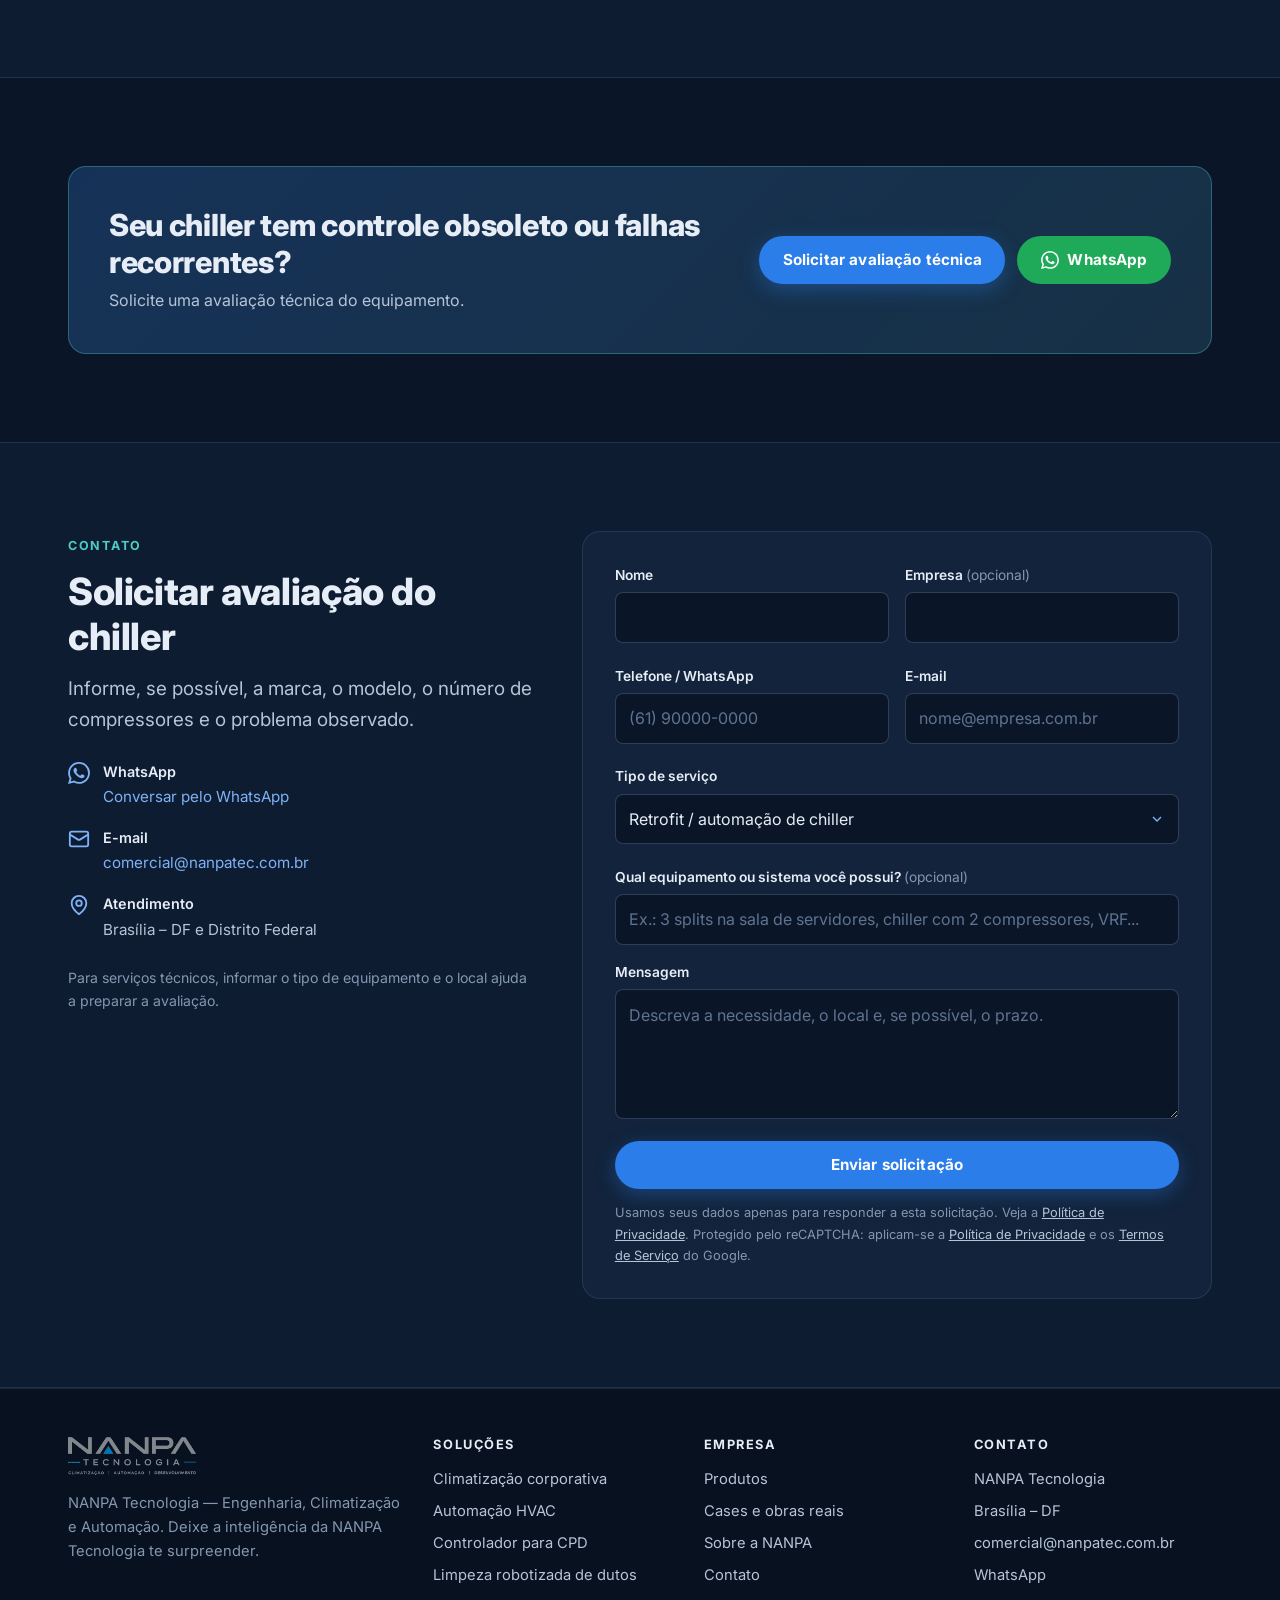
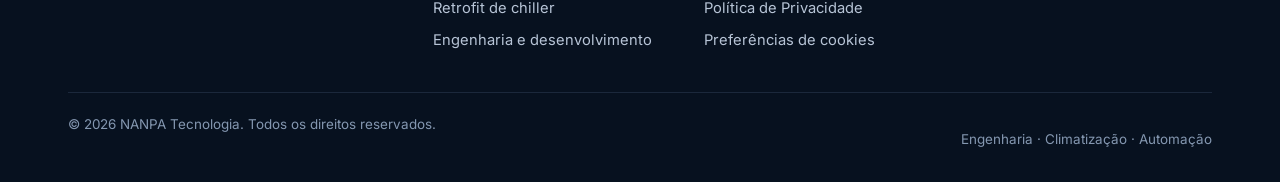
<file: retrofit-chiller-brasilia.html>
<!DOCTYPE html>
<html lang="pt-BR">
<head>
<!-- Google tag (gtag.js) — Google Ads AW-362399380 -->
<script async src="https://www.googletagmanager.com/gtag/js?id=AW-362399380"></script>
<script src="/js/gtag-init.js?v=1.0.0"></script>
<meta charset="UTF-8">
<meta name="viewport" content="width=device-width, initial-scale=1">
<title>Retrofit e Automação de Chiller em Brasília | NANPA Tecnologia</title>
<meta name="description" content="Retrofit e automação de chiller em Brasília-DF: modernização de controle, painéis, controladores, sensores, proteções, supervisão e integração BMS, conforme o equipamento.">
<meta name="robots" content="index, follow, max-image-preview:large">
<link rel="canonical" href="https://nanpatec.com.br/retrofit-chiller-brasilia">
<meta name="theme-color" content="#0a1628">
<meta property="og:type" content="website">
<meta property="og:locale" content="pt_BR">
<meta property="og:site_name" content="NANPA Tecnologia">
<meta property="og:title" content="Retrofit e Automação de Chiller em Brasília | NANPA Tecnologia">
<meta property="og:description" content="Retrofit e automação de chiller em Brasília-DF: modernização de controle, painéis, controladores, sensores, proteções, supervisão e integração BMS, conforme o equipamento.">
<meta property="og:url" content="https://nanpatec.com.br/retrofit-chiller-brasilia">
<meta property="og:image" content="https://nanpatec.com.br/assets/img/og-nanpa-tecnologia.jpg">
<meta property="og:image:width" content="1200">
<meta property="og:image:height" content="630">
<meta name="twitter:card" content="summary_large_image">
<meta name="twitter:title" content="Retrofit e Automação de Chiller em Brasília | NANPA Tecnologia">
<meta name="twitter:description" content="Retrofit e automação de chiller em Brasília-DF: modernização de controle, painéis, controladores, sensores, proteções, supervisão e integração BMS, conforme o equipamento.">
<meta name="twitter:image" content="https://nanpatec.com.br/assets/img/og-nanpa-tecnologia.jpg">
<meta name="recaptcha-sitekey" content="6Lcwec4tAAAAAKurwTqKWwbZJPSHu0DMRDupl4bo">
<meta name="gtm-id" content="">
<link rel="icon" href="/favicon.svg" type="image/svg+xml">
<link rel="icon" href="/favicon-32.png" sizes="32x32" type="image/png">
<link rel="apple-touch-icon" href="/apple-touch-icon.png">
<link rel="preconnect" href="https://fonts.googleapis.com">
<link rel="preconnect" href="https://fonts.gstatic.com" crossorigin>
<link rel="stylesheet" href="https://fonts.googleapis.com/css2?family=Inter:wght@400;500;600;700;800&amp;display=swap">
<link rel="preload" as="image" href="/assets/img/opt/retrofit-chiller-painel-720.webp" imagesrcset="/assets/img/opt/retrofit-chiller-painel-720.webp 720w, /assets/img/opt/retrofit-chiller-painel-1400.webp 1400w" imagesizes="(min-width: 960px) 50vw, 100vw" fetchpriority="high">
<link rel="stylesheet" href="/css/site.css?v=3.0.0">
<script src="/js/main.js?v=3.3.0" defer></script>
<script type="application/ld+json">{"@context":"https://schema.org","@graph":[{"@type":"HVACBusiness","@id":"https://nanpatec.com.br/#empresa","name":"NANPA Tecnologia","alternateName":"NANPA Tecnologia — Engenharia, Climatização e Automação","url":"https://nanpatec.com.br/","logo":"https://nanpatec.com.br/assets/img/opt/logo-nanpa.png","image":"https://nanpatec.com.br/assets/img/og-nanpa-tecnologia.jpg","email":"comercial@nanpatec.com.br","slogan":"Deixe a inteligência da NANPA Tecnologia te surpreender.","description":"Engenharia, climatização e automação em Brasília-DF: HVAC corporativo, automação para CPD, limpeza robotizada de dutos, retrofit de chiller e desenvolvimento de soluções especiais.","address":{"@type":"PostalAddress","addressLocality":"Brasília","addressRegion":"DF","addressCountry":"BR"},"areaServed":[{"@type":"City","name":"Brasília"},{"@type":"AdministrativeArea","name":"Distrito Federal"}],"knowsAbout":["HVAC","Climatização corporativa","Automação de ar-condicionado","Climatização de CPD","Limpeza de dutos de ar-condicionado","Retrofit de chiller","Desenvolvimento eletrônico","Firmware","IoT"]},{"@type":"Service","name":"Retrofit e automação de chiller","serviceType":"Retrofit de chiller","description":"Retrofit e automação de chiller em Brasília-DF: modernização de controle, painéis, controladores, sensores, proteções, supervisão e integração BMS, conforme o equipamento.","url":"https://nanpatec.com.br/retrofit-chiller-brasilia","provider":{"@id":"https://nanpatec.com.br/#empresa"},"areaServed":[{"@type":"City","name":"Brasília"},{"@type":"AdministrativeArea","name":"Distrito Federal"}]},{"@type":"BreadcrumbList","itemListElement":[{"@type":"ListItem","position":1,"name":"Início","item":"https://nanpatec.com.br/"},{"@type":"ListItem","position":2,"name":"Retrofit de chiller","item":"https://nanpatec.com.br/retrofit-chiller-brasilia"}]}]}</script>
</head>
<body data-wa-topic="chiller" data-page-key="lp_retrofit_chiller">
<a class="skip-link" href="#conteudo">Pular para o conteúdo</a>
<header class="site-header">
  <div class="container">
    <a class="brand" href="/" aria-label="NANPA Tecnologia — página inicial">
      <img src="/assets/img/opt/logo-nanpa-dark.webp" alt="NANPA Tecnologia" width="480" height="142">
    </a>
    <nav class="nav" id="site-nav" aria-label="Menu principal">
      <ul class="nav-list">
        <li class="nav-drop">
          <button class="nav-drop-btn" type="button" aria-expanded="false" aria-controls="menu-solucoes">Soluções <svg viewBox="0 0 24 24" fill="none" stroke="currentColor" stroke-width="2" stroke-linecap="round" stroke-linejoin="round" aria-hidden="true"><path d="m6 9 6 6 6-6"/></svg></button>
          <div class="nav-drop-menu" id="menu-solucoes">
            <a href="/climatizacao-corporativa-brasilia">Climatização corporativa<span>Split, VRF/VRV, fan coil e chiller</span></a>
<a href="/automacao-hvac-brasilia">Automação HVAC<span>Controle, supervisão e integração</span></a>
<a href="/controlador-ar-condicionado-cpd">Controlador para CPD<span>Revezamento e redundância em salas técnicas</span></a>
<a href="/limpeza-dutos-ar-condicionado-brasilia">Limpeza robotizada de dutos<span>Inspeção por vídeo e escovação mecânica</span></a>
<a href="/retrofit-chiller-brasilia" aria-current="page">Retrofit de chiller<span>Modernização de controle e automação</span></a>
<a href="/engenharia-desenvolvimento">Engenharia e desenvolvimento<span>Eletrônica, firmware, IoT e soluções especiais</span></a>
          </div>
        </li>
        <li><a class="nav-link" href="/limpeza-dutos-ar-condicionado-brasilia">Limpeza de Dutos</a></li>
        <li><a class="nav-link" href="/produtos">Produtos</a></li>
        <li><a class="nav-link" href="/cases">Cases</a></li>
        <li><a class="nav-link" href="/#sobre">Sobre</a></li>
        <li><a class="nav-link" href="#contato">Contato</a></li>
      </ul>
    </nav>
    <div class="header-actions">
      <a class="btn btn-primary btn-sm header-cta" href="#contato" data-cta="header_solicitar_avaliacao">Solicitar avaliação</a>
      <button class="nav-toggle" type="button" aria-label="Abrir menu" aria-expanded="false" aria-controls="site-nav"><span></span><span></span><span></span></button>
    </div>
  </div>
</header>
<main id="conteudo">
<section class="hero">
  <div class="container hero-grid">
    <div>
      <nav class="breadcrumb" aria-label="Você está em"><ol><li><a href="/">Início</a></li><li><span aria-current="page">Retrofit de chiller</span></li></ol></nav>
      <h1>Retrofit e Automação de Chiller em Brasília</h1>
      <p class="lead">Modernização do controle e da automação de chillers com componentes obsoletos ou de difícil manutenção.</p>
      <ul class="hero-points"><li><svg viewBox="0 0 24 24" fill="none" stroke="currentColor" stroke-width="2" stroke-linecap="round" stroke-linejoin="round" aria-hidden="true"><polyline points="20 6 9 17 4 12"/></svg><span>Avaliação técnica do equipamento existente</span></li><li><svg viewBox="0 0 24 24" fill="none" stroke="currentColor" stroke-width="2" stroke-linecap="round" stroke-linejoin="round" aria-hidden="true"><polyline points="20 6 9 17 4 12"/></svg><span>Painel e lógica de controle modernizados</span></li><li><svg viewBox="0 0 24 24" fill="none" stroke="currentColor" stroke-width="2" stroke-linecap="round" stroke-linejoin="round" aria-hidden="true"><polyline points="20 6 9 17 4 12"/></svg><span>Supervisão e integração, quando necessário</span></li></ul>
      <div class="btn-row"><a class="btn btn-primary" href="#contato" data-cta="chiller_hero_avaliacao" data-service="chiller">Solicitar avaliação técnica <svg viewBox="0 0 24 24" fill="none" stroke="currentColor" stroke-width="2" stroke-linecap="round" stroke-linejoin="round" aria-hidden="true"><path d="M5 12h14"/><path d="m12 5 7 7-7 7"/></svg></a><a href="#" class="btn btn-wa js-wa" data-wa-topic="chiller" data-cta-location="chiller_hero"><svg viewBox="0 0 24 24" fill="currentColor" aria-hidden="true"><path d="M17.472 14.382c-.297-.149-1.758-.867-2.03-.967-.273-.099-.471-.148-.67.15-.197.297-.767.966-.94 1.164-.173.199-.347.223-.644.075-.297-.15-1.255-.463-2.39-1.475-.883-.788-1.48-1.761-1.653-2.059-.173-.297-.018-.458.13-.606.134-.133.298-.347.446-.52.149-.174.198-.298.298-.497.099-.198.05-.371-.025-.52-.075-.149-.669-1.612-.916-2.207-.242-.579-.487-.5-.669-.51-.173-.008-.371-.01-.57-.01-.198 0-.52.074-.792.372-.272.297-1.04 1.016-1.04 2.479 0 1.462 1.065 2.875 1.213 3.074.149.198 2.096 3.2 5.077 4.487.709.306 1.262.489 1.694.625.712.227 1.36.195 1.871.118.571-.085 1.758-.719 2.006-1.413.248-.694.248-1.289.173-1.413-.074-.124-.272-.198-.57-.347m-5.421 7.403h-.004a9.87 9.87 0 0 1-5.031-1.378l-.361-.214-3.741.982.998-3.648-.235-.374a9.86 9.86 0 0 1-1.51-5.26c.001-5.45 4.436-9.884 9.888-9.884 2.64 0 5.122 1.03 6.988 2.898a9.825 9.825 0 0 1 2.893 6.994c-.003 5.45-4.437 9.884-9.885 9.884m8.413-18.297A11.815 11.815 0 0 0 12.05 0C5.495 0 .16 5.335.157 11.892c0 2.096.547 4.142 1.588 5.945L.057 24l6.305-1.654a11.882 11.882 0 0 0 5.683 1.448h.005c6.554 0 11.89-5.335 11.893-11.893a11.821 11.821 0 0 0-3.48-8.413z"/></svg><span>Falar com um especialista</span></a></div>
    </div>
    <figure class="hero-media"><img src="/assets/img/opt/retrofit-chiller-painel-720.webp" srcset="/assets/img/opt/retrofit-chiller-painel-720.webp 720w, /assets/img/opt/retrofit-chiller-painel-1400.webp 1400w" sizes="(min-width: 960px) 50vw, 100vw" width="1400" height="1050" alt="Painel de comando montado em retrofit de chiller pela NANPA" loading="eager" fetchpriority="high" decoding="async"><figcaption class="media-tag"><span class="dot"></span>Retrofit de chiller executado pela NANPA</figcaption></figure>
  </div>
</section><section class="section section--alt"><div class="container"><div class="split">
  <div>
    <div class="section-head"><span class="eyebrow">O problema</span><h2>O controle envelhece antes da máquina</h2></div>
    <p>Em muitos chillers, a parte mecânica ainda tem vida útil, mas o sistema de controle não acompanha: placas e controladores saem de linha, peças de reposição ficam caras ou indisponíveis e o diagnóstico de falhas se torna difícil.</p>
    <p>Nesses casos, substituir o chiller inteiro nem sempre é necessário. O retrofit do controle pode ser uma alternativa — a viabilidade depende do estado e das características de cada equipamento.</p>
  </div>
  <figure class="split-media"><img src="/assets/img/opt/retrofit-chiller-eletrico-720.webp" srcset="/assets/img/opt/retrofit-chiller-eletrico-720.webp 720w, /assets/img/opt/retrofit-chiller-eletrico-1400.webp 1400w" sizes="(min-width: 960px) 50vw, 100vw" width="1400" height="1050" alt="Parte elétrica do painel de retrofit de chiller" loading="lazy" decoding="async" data-full="/assets/img/opt/retrofit-chiller-eletrico-1400.webp"></figure>
</div></div></section><section class="section"><div class="container"><div class="section-head"><span class="eyebrow">O que pode envolver</span><h2>Escopo definido após avaliação técnica</h2><p class="lead">Dependendo das características e necessidades do equipamento, o retrofit pode envolver:</p></div>
<ul class="check-list check-list--2">
  <li>Modernização do sistema de controle</li>
  <li>Painéis elétricos e de comando</li>
  <li>Controladores</li>
  <li>Sensores e transdutores</li>
  <li>Proteções</li>
  <li>Automação da lógica de operação</li>
  <li>Supervisão</li>
  <li>Integração com BMS</li>
  <li>Atualização de componentes obsoletos</li>
</ul>
<p class="muted small">Nem todo projeto inclui todos esses itens. O escopo é proposto depois do levantamento do equipamento.</p></div></section><section class="section section--alt"><div class="container"><div class="section-head"><span class="eyebrow">Como trabalhamos</span><h2>Etapas de um retrofit</h2></div><ol class="steps steps--4"><li class="step"><h3>Levantamento</h3><p>Avaliação do chiller, do estado atual, da documentação disponível e das falhas recorrentes.</p></li><li class="step"><h3>Proposta técnica</h3><p>Definição do escopo: o que será modernizado, mantido ou substituído.</p></li><li class="step"><h3>Execução</h3><p>Montagem de painel, instalação de componentes e programação da lógica de controle.</p></li><li class="step"><h3>Comissionamento</h3><p>Testes de funcionamento, ajustes e acompanhamento da operação.</p></li></ol></div></section><section class="section"><div class="container"><div class="section-head"><span class="eyebrow">Case real</span><h2>Retrofit de chiller com até 3 compressores</h2></div>
<div style="max-width:760px">
  <p>Retrofit do sistema de controle de um chiller de até 3 compressores em Brasília – DF — as fotos desta página são desse projeto. O projeto está em andamento, e o sistema de controle está em funcionamento há dois anos.</p>
  <p><a class="link-arrow" href="/cases#retrofit-chiller">Ver o case completo <svg viewBox="0 0 24 24" fill="none" stroke="currentColor" stroke-width="2" stroke-linecap="round" stroke-linejoin="round" aria-hidden="true"><path d="M5 12h14"/><path d="m12 5 7 7-7 7"/></svg></a></p>
</div></div></section><section class="section section--alt"><div class="container"><div class="section-head"><span class="eyebrow">Perguntas frequentes</span><h2>Dúvidas sobre retrofit de chiller</h2></div><div class="faq">
<details><summary>Preciso trocar o chiller?</summary><div><p>Nem sempre. Quando a parte mecânica está em boas condições, modernizar o controle pode estender a vida útil do equipamento. A avaliação técnica indica o caminho.</p></div></details>
<details><summary>O chiller fica parado durante o retrofit?</summary><div><p>Depende do escopo e da instalação. O planejamento busca reduzir o tempo de parada, e a estratégia é definida com o cliente.</p></div></details>
<details><summary>Vocês trabalham com qual marca de chiller?</summary><div><p>A viabilidade depende do modelo e do estado do equipamento e é avaliada caso a caso.</p></div></details>
</div></div></section><section class="section"><div class="container"><div class="cta-band">
  <div>
    <h2>Seu chiller tem controle obsoleto ou falhas recorrentes?</h2>
    <p>Solicite uma avaliação técnica do equipamento.</p>
  </div>
  <div class="btn-row">
    <a class="btn btn-primary" href="#contato" data-cta="chiller_cta_avaliacao">Solicitar avaliação técnica</a>
    <a href="#" class="btn btn-wa js-wa" data-wa-topic="chiller" data-cta-location="chiller_cta"><svg viewBox="0 0 24 24" fill="currentColor" aria-hidden="true"><path d="M17.472 14.382c-.297-.149-1.758-.867-2.03-.967-.273-.099-.471-.148-.67.15-.197.297-.767.966-.94 1.164-.173.199-.347.223-.644.075-.297-.15-1.255-.463-2.39-1.475-.883-.788-1.48-1.761-1.653-2.059-.173-.297-.018-.458.13-.606.134-.133.298-.347.446-.52.149-.174.198-.298.298-.497.099-.198.05-.371-.025-.52-.075-.149-.669-1.612-.916-2.207-.242-.579-.487-.5-.669-.51-.173-.008-.371-.01-.57-.01-.198 0-.52.074-.792.372-.272.297-1.04 1.016-1.04 2.479 0 1.462 1.065 2.875 1.213 3.074.149.198 2.096 3.2 5.077 4.487.709.306 1.262.489 1.694.625.712.227 1.36.195 1.871.118.571-.085 1.758-.719 2.006-1.413.248-.694.248-1.289.173-1.413-.074-.124-.272-.198-.57-.347m-5.421 7.403h-.004a9.87 9.87 0 0 1-5.031-1.378l-.361-.214-3.741.982.998-3.648-.235-.374a9.86 9.86 0 0 1-1.51-5.26c.001-5.45 4.436-9.884 9.888-9.884 2.64 0 5.122 1.03 6.988 2.898a9.825 9.825 0 0 1 2.893 6.994c-.003 5.45-4.437 9.884-9.885 9.884m8.413-18.297A11.815 11.815 0 0 0 12.05 0C5.495 0 .16 5.335.157 11.892c0 2.096.547 4.142 1.588 5.945L.057 24l6.305-1.654a11.882 11.882 0 0 0 5.683 1.448h.005c6.554 0 11.89-5.335 11.893-11.893a11.821 11.821 0 0 0-3.48-8.413z"/></svg><span>WhatsApp</span></a>
  </div>
</div></div></section><section class="section section--alt" id="contato" aria-labelledby="contato-titulo">
  <div class="container contact-grid">
    <div>
      <span class="eyebrow">Contato</span>
      <h2 id="contato-titulo">Solicitar avaliação do chiller</h2>
      <p class="lead">Informe, se possível, a marca, o modelo, o número de compressores e o problema observado.</p>
      <ul class="contact-list">
        <li><svg viewBox="0 0 24 24" fill="currentColor" aria-hidden="true"><path d="M17.472 14.382c-.297-.149-1.758-.867-2.03-.967-.273-.099-.471-.148-.67.15-.197.297-.767.966-.94 1.164-.173.199-.347.223-.644.075-.297-.15-1.255-.463-2.39-1.475-.883-.788-1.48-1.761-1.653-2.059-.173-.297-.018-.458.13-.606.134-.133.298-.347.446-.52.149-.174.198-.298.298-.497.099-.198.05-.371-.025-.52-.075-.149-.669-1.612-.916-2.207-.242-.579-.487-.5-.669-.51-.173-.008-.371-.01-.57-.01-.198 0-.52.074-.792.372-.272.297-1.04 1.016-1.04 2.479 0 1.462 1.065 2.875 1.213 3.074.149.198 2.096 3.2 5.077 4.487.709.306 1.262.489 1.694.625.712.227 1.36.195 1.871.118.571-.085 1.758-.719 2.006-1.413.248-.694.248-1.289.173-1.413-.074-.124-.272-.198-.57-.347m-5.421 7.403h-.004a9.87 9.87 0 0 1-5.031-1.378l-.361-.214-3.741.982.998-3.648-.235-.374a9.86 9.86 0 0 1-1.51-5.26c.001-5.45 4.436-9.884 9.888-9.884 2.64 0 5.122 1.03 6.988 2.898a9.825 9.825 0 0 1 2.893 6.994c-.003 5.45-4.437 9.884-9.885 9.884m8.413-18.297A11.815 11.815 0 0 0 12.05 0C5.495 0 .16 5.335.157 11.892c0 2.096.547 4.142 1.588 5.945L.057 24l6.305-1.654a11.882 11.882 0 0 0 5.683 1.448h.005c6.554 0 11.89-5.335 11.893-11.893a11.821 11.821 0 0 0-3.48-8.413z"/></svg><div><strong>WhatsApp</strong><a href="#" class="js-wa" data-wa-topic="chiller" data-cta-location="contato_lista">Conversar pelo WhatsApp</a></div></li>
        <li><svg viewBox="0 0 24 24" fill="none" stroke="currentColor" stroke-width="2" stroke-linecap="round" stroke-linejoin="round" aria-hidden="true"><rect width="20" height="16" x="2" y="4" rx="2"/><path d="m22 7-8.97 5.7a1.94 1.94 0 0 1-2.06 0L2 7"/></svg><div><strong>E-mail</strong><a href="mailto:comercial@nanpatec.com.br">comercial@nanpatec.com.br</a></div></li>
        <li><svg viewBox="0 0 24 24" fill="none" stroke="currentColor" stroke-width="2" stroke-linecap="round" stroke-linejoin="round" aria-hidden="true"><path d="M20 10c0 6-8 12-8 12s-8-6-8-12a8 8 0 0 1 16 0Z"/><circle cx="12" cy="10" r="3"/></svg><div><strong>Atendimento</strong><span>Brasília – DF e Distrito Federal</span></div></li>
      </ul>
      <p class="small muted">Para serviços técnicos, informar o tipo de equipamento e o local ajuda a preparar a avaliação.</p>
    </div>
    <form class="form js-lead-form" id="form-contato" novalidate data-form-id="contato_chiller">
      <div class="hp-field" aria-hidden="true">
        <label for="f-website">Não preencha este campo</label>
        <input id="f-website" name="website" type="text" tabindex="-1" autocomplete="off">
      </div>
      <div class="form-row">
          <div class="field">
            <label for="f-nome">Nome</label>
            <input id="f-nome" name="name" type="text" autocomplete="name" required maxlength="100">
            <span class="field-error" aria-live="polite"></span>
          </div>
          <div class="field">
            <label for="f-empresa">Empresa <span class="opt">(opcional)</span></label>
            <input id="f-empresa" name="company" type="text" autocomplete="organization" maxlength="120">
          </div>
      </div>
      <div class="form-row">
        <div class="field">
          <label for="f-tel">Telefone / WhatsApp</label>
          <input id="f-tel" name="phone" type="tel" inputmode="tel" autocomplete="tel" required maxlength="20" placeholder="(61) 90000-0000">
          <span class="field-error" aria-live="polite"></span>
        </div>
        <div class="field">
          <label for="f-email">E-mail</label>
          <input id="f-email" name="email" type="email" autocomplete="email" required maxlength="160" placeholder="nome@empresa.com.br">
          <span class="field-error" aria-live="polite"></span>
        </div>
      </div>
      <div class="field">
        <label for="f-servico">Tipo de serviço</label>
        <select id="f-servico" name="service" required>
          <option value="" disabled>Selecione</option><option value="dutos">Limpeza robotizada / inspeção de dutos</option><option value="cpd">Controlador para CPD / sala técnica</option><option value="chiller" selected>Retrofit / automação de chiller</option><option value="climatizacao">Climatização corporativa (instalação, manutenção)</option><option value="automacao">Automação HVAC / termostatos</option><option value="engenharia">Engenharia e desenvolvimento sob medida</option><option value="robo">Aquisição do robô de inspeção de dutos</option><option value="outro">Outro assunto</option>
        </select>
        <span class="field-error" aria-live="polite"></span>
      </div>
        <div class="field">
          <label for="f-equip">Qual equipamento ou sistema você possui? <span class="opt">(opcional)</span></label>
          <input id="f-equip" name="equipment" type="text" maxlength="160" placeholder="Ex.: 3 splits na sala de servidores, chiller com 2 compressores, VRF...">
        </div>
      <div class="field">
        <label for="f-msg">Mensagem</label>
        <textarea id="f-msg" name="message" rows="4" required maxlength="2000" placeholder="Descreva a necessidade, o local e, se possível, o prazo."></textarea>
        <span class="field-error" aria-live="polite"></span>
      </div>
      <button type="submit" class="btn btn-primary btn-block">Enviar solicitação</button>
      <p class="form-legal">Usamos seus dados apenas para responder a esta solicitação. Veja a <a href="/politica-de-privacidade">Política de Privacidade</a>. Protegido pelo reCAPTCHA: aplicam-se a <a href="https://policies.google.com/privacy" target="_blank" rel="noopener">Política de Privacidade</a> e os <a href="https://policies.google.com/terms" target="_blank" rel="noopener">Termos de Serviço</a> do Google.</p>
      <div class="form-status" role="status" aria-live="polite"></div>
    </form>
  </div>
</section>
</main>
<footer class="site-footer">
  <div class="container">
    <div class="footer-grid">
      <div class="footer-brand">
        <img src="/assets/img/opt/logo-nanpa-dark.webp" alt="NANPA Tecnologia" width="480" height="142" loading="lazy">
        <p>NANPA Tecnologia — Engenharia, Climatização e Automação. Deixe a inteligência da NANPA Tecnologia te surpreender.</p>
      </div>
      <div>
        <h3>Soluções</h3>
        <div class="footer-links"><a href="/climatizacao-corporativa-brasilia">Climatização corporativa</a><a href="/automacao-hvac-brasilia">Automação HVAC</a><a href="/controlador-ar-condicionado-cpd">Controlador para CPD</a><a href="/limpeza-dutos-ar-condicionado-brasilia">Limpeza robotizada de dutos</a><a href="/retrofit-chiller-brasilia">Retrofit de chiller</a><a href="/engenharia-desenvolvimento">Engenharia e desenvolvimento</a></div>
      </div>
      <div>
        <h3>Empresa</h3>
        <div class="footer-links">
          <a href="/produtos">Produtos</a>
          <a href="/cases">Cases e obras reais</a>
          <a href="/#sobre">Sobre a NANPA</a>
          <a href="#contato">Contato</a>
          <a href="/politica-de-privacidade">Política de Privacidade</a>
          <button type="button" class="js-cookie-prefs" hidden>Preferências de cookies</button>
        </div>
      </div>
      <div>
        <h3>Contato</h3>
        <div class="footer-links">
          <span>NANPA Tecnologia</span>
          <span>Brasília – DF</span>
          <a href="mailto:comercial@nanpatec.com.br">comercial@nanpatec.com.br</a>
          <a href="#" class="js-wa" data-wa-topic="chiller" data-cta-location="rodape">WhatsApp</a>
        </div>
      </div>
    </div>
    <div class="footer-bottom">
      <p>&copy; <span class="js-year">2026</span> NANPA Tecnologia. Todos os direitos reservados.</p>
      <p>Engenharia · Climatização · Automação</p>
    </div>
  </div>
</footer>
<a href="#" class="wa-float js-wa" data-wa-topic="chiller" data-cta-location="flutuante" aria-label="Conversar pelo WhatsApp"><svg viewBox="0 0 24 24" fill="currentColor" aria-hidden="true"><path d="M17.472 14.382c-.297-.149-1.758-.867-2.03-.967-.273-.099-.471-.148-.67.15-.197.297-.767.966-.94 1.164-.173.199-.347.223-.644.075-.297-.15-1.255-.463-2.39-1.475-.883-.788-1.48-1.761-1.653-2.059-.173-.297-.018-.458.13-.606.134-.133.298-.347.446-.52.149-.174.198-.298.298-.497.099-.198.05-.371-.025-.52-.075-.149-.669-1.612-.916-2.207-.242-.579-.487-.5-.669-.51-.173-.008-.371-.01-.57-.01-.198 0-.52.074-.792.372-.272.297-1.04 1.016-1.04 2.479 0 1.462 1.065 2.875 1.213 3.074.149.198 2.096 3.2 5.077 4.487.709.306 1.262.489 1.694.625.712.227 1.36.195 1.871.118.571-.085 1.758-.719 2.006-1.413.248-.694.248-1.289.173-1.413-.074-.124-.272-.198-.57-.347m-5.421 7.403h-.004a9.87 9.87 0 0 1-5.031-1.378l-.361-.214-3.741.982.998-3.648-.235-.374a9.86 9.86 0 0 1-1.51-5.26c.001-5.45 4.436-9.884 9.888-9.884 2.64 0 5.122 1.03 6.988 2.898a9.825 9.825 0 0 1 2.893 6.994c-.003 5.45-4.437 9.884-9.885 9.884m8.413-18.297A11.815 11.815 0 0 0 12.05 0C5.495 0 .16 5.335.157 11.892c0 2.096.547 4.142 1.588 5.945L.057 24l6.305-1.654a11.882 11.882 0 0 0 5.683 1.448h.005c6.554 0 11.89-5.335 11.893-11.893a11.821 11.821 0 0 0-3.48-8.413z"/></svg><span>WhatsApp</span></a>
<div class="modal" id="wa-modal" aria-hidden="true" role="dialog" aria-modal="true" aria-labelledby="wa-modal-title">
  <div class="modal-overlay" data-close></div>
  <div class="modal-card">
    <button class="modal-close" type="button" data-close aria-label="Fechar">&times;</button>
    <div class="modal-icon"><svg viewBox="0 0 24 24" fill="currentColor" aria-hidden="true"><path d="M17.472 14.382c-.297-.149-1.758-.867-2.03-.967-.273-.099-.471-.148-.67.15-.197.297-.767.966-.94 1.164-.173.199-.347.223-.644.075-.297-.15-1.255-.463-2.39-1.475-.883-.788-1.48-1.761-1.653-2.059-.173-.297-.018-.458.13-.606.134-.133.298-.347.446-.52.149-.174.198-.298.298-.497.099-.198.05-.371-.025-.52-.075-.149-.669-1.612-.916-2.207-.242-.579-.487-.5-.669-.51-.173-.008-.371-.01-.57-.01-.198 0-.52.074-.792.372-.272.297-1.04 1.016-1.04 2.479 0 1.462 1.065 2.875 1.213 3.074.149.198 2.096 3.2 5.077 4.487.709.306 1.262.489 1.694.625.712.227 1.36.195 1.871.118.571-.085 1.758-.719 2.006-1.413.248-.694.248-1.289.173-1.413-.074-.124-.272-.198-.57-.347m-5.421 7.403h-.004a9.87 9.87 0 0 1-5.031-1.378l-.361-.214-3.741.982.998-3.648-.235-.374a9.86 9.86 0 0 1-1.51-5.26c.001-5.45 4.436-9.884 9.888-9.884 2.64 0 5.122 1.03 6.988 2.898a9.825 9.825 0 0 1 2.893 6.994c-.003 5.45-4.437 9.884-9.885 9.884m8.413-18.297A11.815 11.815 0 0 0 12.05 0C5.495 0 .16 5.335.157 11.892c0 2.096.547 4.142 1.588 5.945L.057 24l6.305-1.654a11.882 11.882 0 0 0 5.683 1.448h.005c6.554 0 11.89-5.335 11.893-11.893a11.821 11.821 0 0 0-3.48-8.413z"/></svg></div>
    <h3 id="wa-modal-title">Abrindo o WhatsApp</h3>
    <p>Verificação automática contra robôs. Só um instante.</p>
    <div class="modal-feedback" id="wa-feedback" role="status" aria-live="polite"></div>
    <div class="modal-actions">
      <a id="wa-open-link" class="btn btn-wa" href="#" target="_blank" rel="noopener noreferrer" hidden>Abrir WhatsApp</a>
      <button type="button" id="wa-retry" class="btn btn-ghost" hidden>Tentar novamente</button>
    </div>
    <p class="modal-alt muted small">Protegido pelo reCAPTCHA — <a href="https://policies.google.com/privacy" target="_blank" rel="noopener">Privacidade</a> e <a href="https://policies.google.com/terms" target="_blank" rel="noopener">Termos</a> do Google.</p>
    <p class="modal-alt muted">Prefere e-mail? <a href="mailto:comercial@nanpatec.com.br">comercial@nanpatec.com.br</a></p>
  </div>
</div>
<div class="cookie-banner" id="cookie-banner" role="dialog" aria-live="polite" aria-label="Aviso de cookies" hidden>
  <p>Usamos cookies de medição (Google Analytics e Google Ads) para entender como o site é usado e avaliar nossos anúncios. Você pode aceitar ou recusar. <a href="/politica-de-privacidade#cookies">Saiba mais</a>.</p>
  <div class="btn-row">
    <button type="button" class="btn btn-primary btn-sm" data-consent="granted">Aceitar</button>
    <button type="button" class="btn btn-ghost btn-sm" data-consent="denied">Recusar</button>
  </div>
</div>
</body>
</html>
</file>
<file: css/site.css>
/* =========================================================
   NANPA Tecnologia — Design System v3
   Engenharia · Climatização · Automação
   Mobile first. Sem animações pesadas. Tokens em :root.
   ========================================================= */

:root {
    --bg: #0a1628;
    --bg-alt: #0d1c31;
    --bg-raised: #12233b;
    --bg-raised-2: #172b47;
    --line: rgba(148, 178, 222, 0.14);
    --line-strong: rgba(148, 178, 222, 0.26);

    --blue: #2b7de9;
    --blue-600: #1f6ad0;
    --blue-300: #7fb2f5;
    --teal: #4ecdc4;
    --green-wa: #1faa59;
    --green-wa-600: #178a48;
    --warn: #f5b454;
    --danger: #f87171;

    --text: #e6edf6;
    --text-2: #b7c4d6;
    --text-3: #8497b0;

    --font: 'Inter', system-ui, -apple-system, 'Segoe UI', Roboto, sans-serif;
    --radius-sm: 8px;
    --radius: 12px;
    --radius-lg: 18px;
    --shadow: 0 10px 30px rgba(2, 8, 20, 0.35);

    --container: 1200px;
    --gutter: 16px;
    --header-h: 64px;
    --section-y: clamp(3rem, 7vw, 5.5rem);
}

@media (min-width: 768px) {
    :root { --gutter: 28px; --header-h: 76px; }
}

/* ---- Reset ---- */
*, *::before, *::after { box-sizing: border-box; margin: 0; padding: 0; }
html { scroll-behavior: smooth; scroll-padding-top: calc(var(--header-h) + 12px); -webkit-text-size-adjust: 100%; }
body {
    font-family: var(--font);
    font-size: 1rem;
    line-height: 1.65;
    color: var(--text-2);
    background: var(--bg);
    -webkit-font-smoothing: antialiased;
    overflow-x: hidden;
}
img, video { max-width: 100%; height: auto; display: block; }
a { color: var(--blue-300); text-decoration: none; }
a:hover { color: var(--text); }
ul, ol { list-style: none; }
button, input, select, textarea { font: inherit; color: inherit; }
button { cursor: pointer; background: none; border: 0; }
:focus-visible { outline: 2px solid var(--teal); outline-offset: 3px; border-radius: 4px; }
@media (prefers-reduced-motion: reduce) {
    html { scroll-behavior: auto; }
    *, *::before, *::after { transition: none !important; animation: none !important; }
}

.sr-only {
    position: absolute !important; width: 1px; height: 1px; overflow: hidden;
    clip: rect(0 0 0 0); white-space: nowrap; border: 0; padding: 0; margin: -1px;
}
.skip-link {
    position: absolute; left: 12px; top: -60px; z-index: 2000;
    background: var(--blue); color: #fff; padding: 10px 16px; border-radius: var(--radius-sm);
}
.skip-link:focus { top: 12px; color: #fff; }

/* ---- Layout ---- */
.container { width: 100%; max-width: var(--container); margin: 0 auto; padding: 0 var(--gutter); }
.section { padding: var(--section-y) 0; }
.section--alt { background: var(--bg-alt); border-top: 1px solid var(--line); border-bottom: 1px solid var(--line); }
.section--tight { padding: calc(var(--section-y) * .6) 0; }

.section-head { max-width: 760px; margin-bottom: clamp(1.75rem, 4vw, 2.75rem); }
.section-head--center { margin-left: auto; margin-right: auto; text-align: center; }
.eyebrow {
    display: inline-block; font-size: .78rem; font-weight: 700; letter-spacing: .14em;
    text-transform: uppercase; color: var(--teal); margin-bottom: .75rem;
}
h1, h2, h3, h4 { color: var(--text); line-height: 1.2; font-weight: 800; letter-spacing: -0.01em; }
h1 { font-size: clamp(2rem, 5.2vw, 3.4rem); letter-spacing: -0.02em; }
h2 { font-size: clamp(1.6rem, 3.6vw, 2.35rem); margin-bottom: .9rem; }
h3 { font-size: clamp(1.15rem, 2vw, 1.35rem); font-weight: 700; margin-bottom: .5rem; }
h4 { font-size: 1.02rem; font-weight: 700; margin-bottom: .35rem; }
.lead { font-size: clamp(1.02rem, 1.6vw, 1.18rem); color: var(--text-2); }
p + p { margin-top: .9rem; }
strong { color: var(--text); font-weight: 600; }
.muted { color: var(--text-3); }
.small { font-size: .88rem; }
.accent { color: var(--blue-300); }

/* ---- Buttons ---- */
.btn {
    display: inline-flex; align-items: center; justify-content: center; gap: .55rem;
    min-height: 48px; padding: .75rem 1.4rem; border-radius: 999px;
    font-weight: 700; font-size: .95rem; letter-spacing: .01em; line-height: 1.2;
    border: 1.5px solid transparent; transition: background-color .2s, border-color .2s, transform .2s, color .2s;
    text-align: center;
}
.btn svg { width: 18px; height: 18px; flex-shrink: 0; }
.btn:hover { transform: translateY(-1px); }
.btn-primary { background: var(--blue); color: #fff; box-shadow: 0 6px 20px rgba(43, 125, 233, .35); }
.btn-primary:hover { background: var(--blue-600); color: #fff; }
.btn-ghost { border-color: var(--line-strong); color: var(--text); background: rgba(255, 255, 255, .02); }
.btn-ghost:hover { border-color: var(--blue-300); color: #fff; background: rgba(43, 125, 233, .08); }
.btn-wa { background: var(--green-wa); color: #fff; }
.btn-wa:hover { background: var(--green-wa-600); color: #fff; }
.btn-sm { min-height: 40px; padding: .5rem 1rem; font-size: .88rem; }
.btn-block { width: 100%; }
.btn-row { display: flex; flex-wrap: wrap; gap: .75rem; }
@media (max-width: 479px) { .btn-row > .btn { width: 100%; } }

.link-arrow { display: inline-flex; align-items: center; gap: .4rem; font-weight: 700; color: var(--blue-300); }
.link-arrow svg { width: 16px; height: 16px; transition: transform .2s; }
.link-arrow:hover svg { transform: translateX(3px); }

/* ---- Header / Nav ---- */
.site-header {
    position: fixed; inset: 0 0 auto 0; z-index: 1000; height: var(--header-h);
    background: rgba(10, 22, 40, .97); border-bottom: 1px solid var(--line);
}
.site-header .container { height: 100%; display: flex; align-items: center; justify-content: space-between; gap: 1rem; }
.brand img { height: 34px; width: auto; }
@media (min-width: 768px) { .brand img { height: 40px; } }

.nav { display: none; }
.nav-list { display: flex; align-items: center; gap: .25rem; }
.nav-link, .nav-drop-btn {
    display: inline-flex; align-items: center; gap: .3rem; padding: .55rem .8rem; border-radius: var(--radius-sm);
    color: var(--text-2); font-weight: 600; font-size: .92rem;
}
.nav-link:hover, .nav-drop-btn:hover, .nav-link[aria-current="page"] { color: var(--text); background: rgba(255, 255, 255, .04); }
.nav-drop { position: relative; }
.nav-drop-btn svg { width: 14px; height: 14px; transition: transform .2s; }
.nav-drop-btn[aria-expanded="true"] svg { transform: rotate(180deg); }
.nav-drop-menu {
    position: absolute; top: calc(100% + 8px); left: -8px; min-width: 320px; padding: .5rem;
    background: var(--bg-raised); border: 1px solid var(--line-strong); border-radius: var(--radius);
    box-shadow: var(--shadow); display: none;
}
.nav-drop-menu.open { display: block; }
.nav-drop-menu a { display: block; padding: .6rem .75rem; border-radius: var(--radius-sm); color: var(--text); font-weight: 600; font-size: .92rem; }
.nav-drop-menu a span { display: block; font-weight: 400; font-size: .8rem; color: var(--text-3); }
.nav-drop-menu a:hover, .nav-drop-menu a[aria-current="page"] { background: rgba(43, 125, 233, .12); }
.nav-drop-menu hr { border: 0; border-top: 1px solid var(--line); margin: .4rem .5rem; }

.header-actions { display: flex; align-items: center; gap: .5rem; }
.header-cta { display: none; }
@media (min-width: 370px) { .header-cta { display: inline-flex; } }
@media (max-width: 420px) { .header-cta { padding: .45rem .8rem; font-size: .82rem; } .brand img { height: 30px; } }

.nav-toggle { width: 44px; height: 44px; display: inline-flex; flex-direction: column; align-items: center; justify-content: center; gap: 5px; border-radius: var(--radius-sm); }
.nav-toggle span { width: 22px; height: 2px; background: var(--text); border-radius: 2px; transition: transform .2s, opacity .2s; }
.nav-toggle[aria-expanded="true"] span:nth-child(1) { transform: translateY(7px) rotate(45deg); }
.nav-toggle[aria-expanded="true"] span:nth-child(2) { opacity: 0; }
.nav-toggle[aria-expanded="true"] span:nth-child(3) { transform: translateY(-7px) rotate(-45deg); }

/* Mobile drawer */
@media (max-width: 1079px) {
    .nav.open {
        display: block; position: fixed; top: var(--header-h); left: 0; right: 0; bottom: 0;
        background: var(--bg); overflow-y: auto; padding: 1rem var(--gutter) 6rem; border-top: 1px solid var(--line);
    }
    .nav.open .nav-list { flex-direction: column; align-items: stretch; gap: 0; }
    .nav.open .nav-link, .nav.open .nav-drop-btn { width: 100%; justify-content: space-between; padding: .95rem .5rem; font-size: 1.02rem; border-bottom: 1px solid var(--line); border-radius: 0; }
    .nav.open .nav-drop-menu { position: static; min-width: 0; box-shadow: none; border: 0; background: transparent; padding: .25rem 0 .5rem .5rem; }
    body.nav-open { overflow: hidden; }
}
@media (min-width: 1080px) {
    .nav { display: block; }
    .nav-toggle { display: none; }
}

main { padding-top: var(--header-h); }

/* ---- Breadcrumb ---- */
.breadcrumb { font-size: .82rem; color: var(--text-3); margin-bottom: 1.1rem; }
.breadcrumb ol { display: flex; flex-wrap: wrap; gap: .35rem; }
.breadcrumb li:not(:last-child)::after { content: '/'; margin-left: .35rem; color: var(--line-strong); }
.breadcrumb a { color: var(--text-3); }
.breadcrumb a:hover { color: var(--text); }
.breadcrumb [aria-current] { color: var(--text-2); }

/* ---- Hero (home + landing pages) ---- */
.hero {
    position: relative; padding: clamp(2.25rem, 6vw, 4.5rem) 0 clamp(2.5rem, 6vw, 4.5rem);
    background:
        radial-gradient(900px 480px at 85% -10%, rgba(43, 125, 233, .18), transparent 60%),
        radial-gradient(700px 420px at -10% 110%, rgba(78, 205, 196, .08), transparent 60%),
        var(--bg);
    border-bottom: 1px solid var(--line);
}
.hero-grid { display: grid; gap: clamp(1.75rem, 4vw, 3rem); align-items: center; }
@media (min-width: 960px) { .hero-grid { grid-template-columns: 1.05fr .95fr; } }
.hero-kicker {
    display: inline-flex; align-items: center; gap: .5rem; padding: .35rem .8rem; margin-bottom: 1rem;
    border: 1px solid var(--line-strong); border-radius: 999px; font-size: .8rem; font-weight: 600; color: var(--text-2);
}
.hero-kicker svg { width: 14px; height: 14px; color: var(--teal); }
.hero h1 { margin-bottom: 1rem; }
.hero .lead { max-width: 640px; margin-bottom: 1.5rem; }
.hero .btn-row { margin-bottom: 1.25rem; }
.hero-slogan { font-size: .92rem; color: var(--text-3); font-style: italic; }
.hero-points { display: grid; gap: .45rem; margin: 0 0 1.5rem; }
.hero-points li { display: flex; gap: .55rem; align-items: flex-start; font-size: .96rem; }
.hero-points svg { width: 18px; height: 18px; color: var(--teal); flex-shrink: 0; margin-top: .2rem; }

.hero-media { position: relative; }
.hero-media img, .hero-media video { width: 100%; border-radius: var(--radius-lg); border: 1px solid var(--line-strong); box-shadow: var(--shadow); aspect-ratio: 3 / 2; object-fit: cover; background: var(--bg-raised); }
.media-tag {
    position: absolute; left: 12px; bottom: 12px; display: inline-flex; align-items: center; gap: .4rem;
    background: rgba(10, 22, 40, .88); border: 1px solid var(--line-strong); color: var(--text);
    font-size: .78rem; font-weight: 600; padding: .35rem .7rem; border-radius: 999px;
}
.media-tag .dot { width: 7px; height: 7px; border-radius: 50%; background: var(--teal); }

/* ---- Proof strip ---- */
.proof-strip { border-bottom: 1px solid var(--line); background: var(--bg-alt); }
.proof-grid { display: grid; grid-template-columns: 1fr; gap: 0; }
@media (min-width: 640px) { .proof-grid { grid-template-columns: repeat(2, 1fr); } }
@media (min-width: 1024px) { .proof-grid { grid-template-columns: repeat(4, 1fr); } }
.proof-item { display: flex; gap: .75rem; align-items: flex-start; padding: 1.1rem .25rem; }
@media (min-width: 1024px) { .proof-item { padding: 1.4rem 1rem; border-left: 1px solid var(--line); } .proof-item:first-child { border-left: 0; padding-left: 0; } }
.proof-item svg { width: 26px; height: 26px; color: var(--blue-300); flex-shrink: 0; }
.proof-item strong { display: block; font-size: .95rem; }
.proof-item span { font-size: .85rem; color: var(--text-3); }

/* ---- Cards ---- */
.grid { display: grid; gap: 1.25rem; }
@media (min-width: 640px) { .grid-2, .grid-3, .grid-4 { grid-template-columns: repeat(2, 1fr); } }
@media (min-width: 1024px) { .grid-3 { grid-template-columns: repeat(3, 1fr); } .grid-4 { grid-template-columns: repeat(4, 1fr); } }

.card {
    background: var(--bg-raised); border: 1px solid var(--line); border-radius: var(--radius-lg);
    overflow: hidden; display: flex; flex-direction: column;
}
.card-media { position: relative; aspect-ratio: 16 / 10; overflow: hidden; background: var(--bg-raised-2); }
.card-media img { width: 100%; height: 100%; object-fit: cover; transition: transform .4s; }
.card-body { padding: 1.25rem 1.25rem 1.4rem; display: flex; flex-direction: column; gap: .5rem; flex: 1; }
.card-body p { font-size: .95rem; }
.card-body .link-arrow { margin-top: auto; padding-top: .5rem; }
.card-label { font-size: .72rem; font-weight: 700; letter-spacing: .12em; text-transform: uppercase; color: var(--teal); }
a.card { color: inherit; transition: border-color .2s, transform .2s; }
a.card:hover { border-color: rgba(127, 178, 245, .45); transform: translateY(-2px); color: inherit; }
a.card:hover .card-media img { transform: scale(1.03); }
.card--featured { border-color: rgba(78, 205, 196, .45); }
.card-flag {
    position: absolute; top: 10px; left: 10px; background: var(--teal); color: #06222a;
    font-size: .7rem; font-weight: 800; letter-spacing: .06em; text-transform: uppercase; padding: .25rem .55rem; border-radius: 6px;
}
.card-flag--muted { background: var(--bg); color: var(--text-2); border: 1px solid var(--line-strong); }

.icon-card { padding: 1.3rem; background: var(--bg-raised); border: 1px solid var(--line); border-radius: var(--radius); }
.icon-card svg { width: 26px; height: 26px; color: var(--blue-300); margin-bottom: .7rem; }
.icon-card p { font-size: .93rem; }

/* ---- Split (texto + mídia) ---- */
.split { display: grid; gap: clamp(1.75rem, 4vw, 3.25rem); align-items: center; }
@media (min-width: 960px) {
    .split { grid-template-columns: 1fr 1fr; }
    .split--reverse > :first-child { order: 2; }
}
.split-media img, .split-media video { border-radius: var(--radius-lg); border: 1px solid var(--line-strong); width: 100%; }

.check-list { display: grid; gap: .6rem; margin: 1.1rem 0; }
.check-list li { display: flex; gap: .6rem; align-items: flex-start; }
.check-list li::before {
    content: ''; flex-shrink: 0; width: 18px; height: 18px; margin-top: .22rem; border-radius: 50%;
    background: rgba(78, 205, 196, .15) url("data:image/svg+xml,%3Csvg xmlns='http://www.w3.org/2000/svg' viewBox='0 0 24 24' fill='none' stroke='%234ecdc4' stroke-width='3' stroke-linecap='round' stroke-linejoin='round'%3E%3Cpolyline points='20 6 9 17 4 12'/%3E%3C/svg%3E") center / 11px no-repeat;
}
.check-list--2 { grid-template-columns: 1fr; }
@media (min-width: 640px) { .check-list--2 { grid-template-columns: 1fr 1fr; column-gap: 1.5rem; } }

.pill-list { display: flex; flex-wrap: wrap; gap: .5rem; }
.pill-list li { padding: .4rem .8rem; border: 1px solid var(--line-strong); border-radius: 999px; font-size: .86rem; color: var(--text-2); background: rgba(255, 255, 255, .02); }

/* ---- Quote / Diferencial ---- */
.statement {
    border-left: 3px solid var(--teal); padding: .4rem 0 .4rem 1.2rem; margin: 1.4rem 0;
    font-size: clamp(1.15rem, 2.3vw, 1.45rem); font-weight: 700; color: var(--text); line-height: 1.35;
}

/* ---- Steps ---- */
.steps { display: grid; gap: 1rem; counter-reset: step; }
@media (min-width: 768px) { .steps { grid-template-columns: repeat(2, 1fr); } }
@media (min-width: 1024px) { .steps--4 { grid-template-columns: repeat(4, 1fr); } }
.step { position: relative; padding: 1.25rem 1.25rem 1.25rem 1.25rem; background: var(--bg-raised); border: 1px solid var(--line); border-radius: var(--radius); }
.step::before {
    counter-increment: step; content: counter(step, decimal-leading-zero);
    display: block; font-size: .8rem; font-weight: 800; letter-spacing: .1em; color: var(--teal); margin-bottom: .5rem;
}
.step p { font-size: .93rem; }

/* ---- Gallery ---- */
.gallery { display: grid; gap: .75rem; grid-template-columns: repeat(2, 1fr); }
@media (min-width: 768px) { .gallery { grid-template-columns: repeat(3, 1fr); } }
@media (min-width: 1100px) { .gallery--4 { grid-template-columns: repeat(4, 1fr); } }
.gallery figure { position: relative; border-radius: var(--radius); overflow: hidden; border: 1px solid var(--line); background: var(--bg-raised); }
.gallery img { width: 100%; aspect-ratio: 4 / 3; object-fit: cover; cursor: zoom-in; }
.gallery figcaption { padding: .55rem .7rem; font-size: .8rem; color: var(--text-2); }

/* ---- Video ---- */
.video-card { border-radius: var(--radius-lg); overflow: hidden; border: 1px solid var(--line-strong); background: #000; }
.video-card video { width: 100%; aspect-ratio: 16 / 9; object-fit: cover; }
.video-card figcaption { background: var(--bg-raised); padding: .75rem 1rem; font-size: .88rem; color: var(--text-2); }

/* ---- Cases ---- */
.case { display: grid; gap: 1.5rem; padding: clamp(1.25rem, 3vw, 2rem); background: var(--bg-raised); border: 1px solid var(--line); border-radius: var(--radius-lg); }
.case + .case { margin-top: 1.5rem; }
@media (min-width: 960px) { .case { grid-template-columns: .95fr 1.05fr; align-items: start; } }
.case-media { display: grid; gap: .6rem; grid-template-columns: repeat(2, 1fr); }
.case-media img { border-radius: var(--radius); aspect-ratio: 4 / 3; object-fit: cover; width: 100%; cursor: zoom-in; border: 1px solid var(--line); }
.case-media img:first-child { grid-column: 1 / -1; aspect-ratio: 16 / 10; }
.case-meta { display: flex; flex-wrap: wrap; gap: .5rem; margin-bottom: .75rem; }
.case-meta span { font-size: .75rem; font-weight: 700; padding: .25rem .6rem; border-radius: 6px; background: rgba(43, 125, 233, .14); color: var(--blue-300); }
.case-facts { display: grid; gap: .9rem; margin: 1rem 0 1.25rem; }
.case-facts dt { font-size: .74rem; font-weight: 800; letter-spacing: .12em; text-transform: uppercase; color: var(--teal); }
.case-facts dd { font-size: .95rem; }
.note-pending { font-size: .82rem; color: var(--text-3); font-style: italic; }

/* ---- FAQ ---- */
.faq { display: grid; gap: .6rem; max-width: 860px; }
.faq details { background: var(--bg-raised); border: 1px solid var(--line); border-radius: var(--radius); }
.faq summary {
    cursor: pointer; list-style: none; padding: 1rem 1.15rem; font-weight: 700; color: var(--text);
    display: flex; justify-content: space-between; gap: 1rem; align-items: center;
}
.faq summary::-webkit-details-marker { display: none; }
.faq summary::after { content: '+'; font-size: 1.4rem; font-weight: 400; color: var(--blue-300); line-height: 1; }
.faq details[open] summary::after { content: '–'; }
.faq details > div { padding: 0 1.15rem 1.1rem; font-size: .95rem; }

/* ---- CTA band ---- */
.cta-band {
    display: grid; gap: 1.25rem; align-items: center; padding: clamp(1.5rem, 4vw, 2.5rem);
    border-radius: var(--radius-lg); border: 1px solid rgba(78, 205, 196, .35);
    background: linear-gradient(135deg, rgba(43, 125, 233, .16), rgba(78, 205, 196, .08)), var(--bg-raised);
}
@media (min-width: 900px) { .cta-band { grid-template-columns: 1.4fr auto; } }
.cta-band h2 { margin-bottom: .4rem; font-size: clamp(1.35rem, 2.8vw, 1.9rem); }

/* ---- Contact ---- */
.contact-grid { display: grid; gap: clamp(1.75rem, 4vw, 3rem); }
@media (min-width: 960px) { .contact-grid { grid-template-columns: .85fr 1.15fr; align-items: start; } }
.contact-list { display: grid; gap: 1rem; margin: 1.5rem 0; }
.contact-list li { display: flex; gap: .8rem; align-items: flex-start; }
.contact-list svg { width: 22px; height: 22px; color: var(--blue-300); flex-shrink: 0; margin-top: .15rem; }
.contact-list strong { display: block; font-size: .9rem; }
.contact-list a, .contact-list span { font-size: .95rem; }

.form { background: var(--bg-raised); border: 1px solid var(--line); border-radius: var(--radius-lg); padding: clamp(1.25rem, 3vw, 2rem); }
.form-row { display: grid; gap: 1rem; }
@media (min-width: 640px) { .form-row { grid-template-columns: 1fr 1fr; } }
.field { display: flex; flex-direction: column; gap: .35rem; margin-bottom: 1rem; }
.field label { font-size: .86rem; font-weight: 600; color: var(--text); }
.field label .opt { font-weight: 400; color: var(--text-3); }
.field input, .field select, .field textarea {
    width: 100%; min-height: 48px; padding: .7rem .85rem; border-radius: var(--radius-sm);
    border: 1px solid var(--line-strong); background: var(--bg); color: var(--text); font-size: 1rem;
}
.field textarea { min-height: 110px; resize: vertical; }
.field select { appearance: none; background-image: url("data:image/svg+xml,%3Csvg xmlns='http://www.w3.org/2000/svg' viewBox='0 0 24 24' fill='none' stroke='%237fb2f5' stroke-width='2'%3E%3Cpath d='m6 9 6 6 6-6'/%3E%3C/svg%3E"); background-repeat: no-repeat; background-position: right .8rem center; background-size: 16px; padding-right: 2.4rem; }
.field input:focus, .field select:focus, .field textarea:focus { border-color: var(--blue); outline: none; box-shadow: 0 0 0 3px rgba(43, 125, 233, .25); }
.field input::placeholder, .field textarea::placeholder { color: #5f7390; }
.field.invalid input, .field.invalid select, .field.invalid textarea { border-color: var(--danger); }
.field-error { font-size: .8rem; color: var(--danger); min-height: 0; }
.hp-field { position: absolute !important; left: -10000px; width: 1px; height: 1px; overflow: hidden; }
.form-legal { font-size: .8rem; color: var(--text-3); margin-top: .85rem; }
.form-legal a { color: var(--text-2); text-decoration: underline; }
.form-status { margin-top: 1rem; font-size: .92rem; border-radius: var(--radius-sm); }
.form-status:empty { display: none; }
.form-status.is-error { padding: .75rem 1rem; background: rgba(248, 113, 113, .1); border: 1px solid rgba(248, 113, 113, .35); color: #fecaca; }
.form-success { text-align: center; padding: 1.5rem .5rem; }
.form-success svg { width: 48px; height: 48px; color: var(--teal); margin: 0 auto 1rem; }
.form-success h3 { margin-bottom: .5rem; }
.form-success .btn-row { justify-content: center; margin-top: 1.25rem; }

/* ---- Footer ---- */
.site-footer { background: #07111f; border-top: 1px solid var(--line); padding: 3rem 0 6rem; font-size: .92rem; }
@media (min-width: 768px) { .site-footer { padding-bottom: 2rem; } }
.footer-grid { display: grid; gap: 2rem; }
@media (min-width: 640px) { .footer-grid { grid-template-columns: 1fr 1fr; } }
@media (min-width: 1024px) { .footer-grid { grid-template-columns: 1.4fr 1fr 1fr 1fr; } }
.footer-brand img { height: 38px; width: auto; margin-bottom: 1rem; }
.footer-brand p { color: var(--text-3); max-width: 340px; }
.site-footer h3 { font-size: .8rem; letter-spacing: .12em; text-transform: uppercase; color: var(--text); margin-bottom: .9rem; }
.footer-links { display: grid; gap: .5rem; }
.footer-links a, .footer-links button { color: var(--text-2); text-align: left; padding: 0; font-size: .92rem; }
.footer-links a:hover, .footer-links button:hover { color: var(--text); }
.footer-bottom { margin-top: 2.5rem; padding-top: 1.25rem; border-top: 1px solid var(--line); display: flex; flex-wrap: wrap; gap: .5rem 1.5rem; justify-content: space-between; color: var(--text-3); font-size: .84rem; }

/* ---- WhatsApp flutuante ---- */
.wa-float {
    position: fixed; right: 16px; bottom: 16px; z-index: 900;
    display: inline-flex; align-items: center; gap: .5rem; height: 56px; padding: 0 16px;
    border-radius: 999px; background: var(--green-wa); color: #fff; font-weight: 700; font-size: .92rem;
    box-shadow: 0 8px 24px rgba(0, 0, 0, .35);
}
.wa-float:hover { background: var(--green-wa-600); color: #fff; }
.wa-float svg { width: 26px; height: 26px; }
.wa-float span { display: none; }
@media (min-width: 768px) { .wa-float { right: 24px; bottom: 24px; } .wa-float span { display: inline; } }
body.nav-open .wa-float { display: none; }

/* ---- Modal (verificação WhatsApp) ---- */
.modal { position: fixed; inset: 0; z-index: 3000; display: none; align-items: center; justify-content: center; padding: var(--gutter); }
.modal.active { display: flex; }
.modal-overlay { position: absolute; inset: 0; background: rgba(3, 8, 16, .75); }
.modal-card {
    position: relative; width: 100%; max-width: 400px; background: var(--bg-raised); border: 1px solid var(--line-strong);
    border-radius: var(--radius-lg); padding: 1.75rem 1.5rem 1.5rem; text-align: center; box-shadow: var(--shadow);
}
.modal-close { position: absolute; top: 8px; right: 8px; width: 40px; height: 40px; font-size: 1.6rem; color: var(--text-3); border-radius: 50%; }
.modal-close:hover { color: var(--text); background: rgba(255, 255, 255, .05); }
.modal-icon { width: 52px; height: 52px; margin: 0 auto .9rem; border-radius: 50%; display: grid; place-items: center; background: rgba(31, 170, 89, .15); color: var(--green-wa); }
.modal-icon svg { width: 26px; height: 26px; }
.modal-card h3 { margin-bottom: .35rem; }
.modal-card p { font-size: .92rem; }
.modal-feedback { min-height: 1.5rem; margin: 1rem 0 .5rem; font-size: .9rem; color: var(--text-2); }
.modal-feedback.error-msg { color: #fecaca; }
.modal-feedback.success-msg { color: #a7f3d0; }
.modal-actions { display: grid; gap: .6rem; }
.modal-alt { margin-top: .9rem; font-size: .84rem; }

/* ---- Cookie banner ---- */
.cookie-banner {
    position: fixed; left: 12px; right: 12px; bottom: 12px; z-index: 2500; max-width: 560px;
    background: var(--bg-raised); border: 1px solid var(--line-strong); border-radius: var(--radius); padding: 1rem 1.1rem;
    box-shadow: var(--shadow); font-size: .88rem;
}
.cookie-banner[hidden] { display: none; }
.cookie-banner .btn-row { margin-top: .8rem; }
@media (min-width: 768px) { .cookie-banner { left: 24px; bottom: 24px; right: auto; } }

/* ---- Lightbox ---- */
.lightbox { position: fixed; inset: 0; z-index: 3500; background: rgba(3, 8, 16, .92); display: none; align-items: center; justify-content: center; padding: 16px; }
.lightbox.active { display: flex; }
.lightbox img { max-width: 100%; max-height: 90vh; border-radius: var(--radius); }
.lightbox-close { position: absolute; top: 12px; right: 12px; width: 48px; height: 48px; font-size: 2rem; color: #fff; }

/* ---- Prose (política de privacidade) ---- */
.prose { max-width: 820px; }
.prose h2 { font-size: 1.35rem; margin: 2rem 0 .75rem; }
.prose ul { list-style: disc; padding-left: 1.3rem; margin: .75rem 0; }
.prose li { margin: .3rem 0; }

/* ---- 404 ---- */
.notfound { text-align: center; padding: clamp(4rem, 12vw, 8rem) 0; }
.notfound .code { font-size: clamp(4rem, 14vw, 7rem); font-weight: 900; color: var(--blue); line-height: 1; margin-bottom: 1rem; }
.notfound .btn-row { justify-content: center; margin-top: 1.5rem; }

.icon-card--link { display: block; color: inherit; transition: border-color .2s; }
.icon-card--link:hover { color: inherit; border-color: rgba(127, 178, 245, .45); }
.icon-card--link .link-arrow { margin-top: .75rem; }

.split-media img { max-height: 620px; object-fit: cover; }
@media (min-width: 960px) { h1 { font-size: clamp(2rem, 4.2vw, 3.1rem); } }

/* Selo do reCAPTCHA oculto: o aviso com links do Google fica visível nos formulários e no modal */
.grecaptcha-badge { visibility: hidden !important; }
.case-media img:first-child:nth-last-child(2),
.case-media img:first-child:nth-last-child(2) ~ img { grid-column: auto; aspect-ratio: 4 / 3; }
</file>
